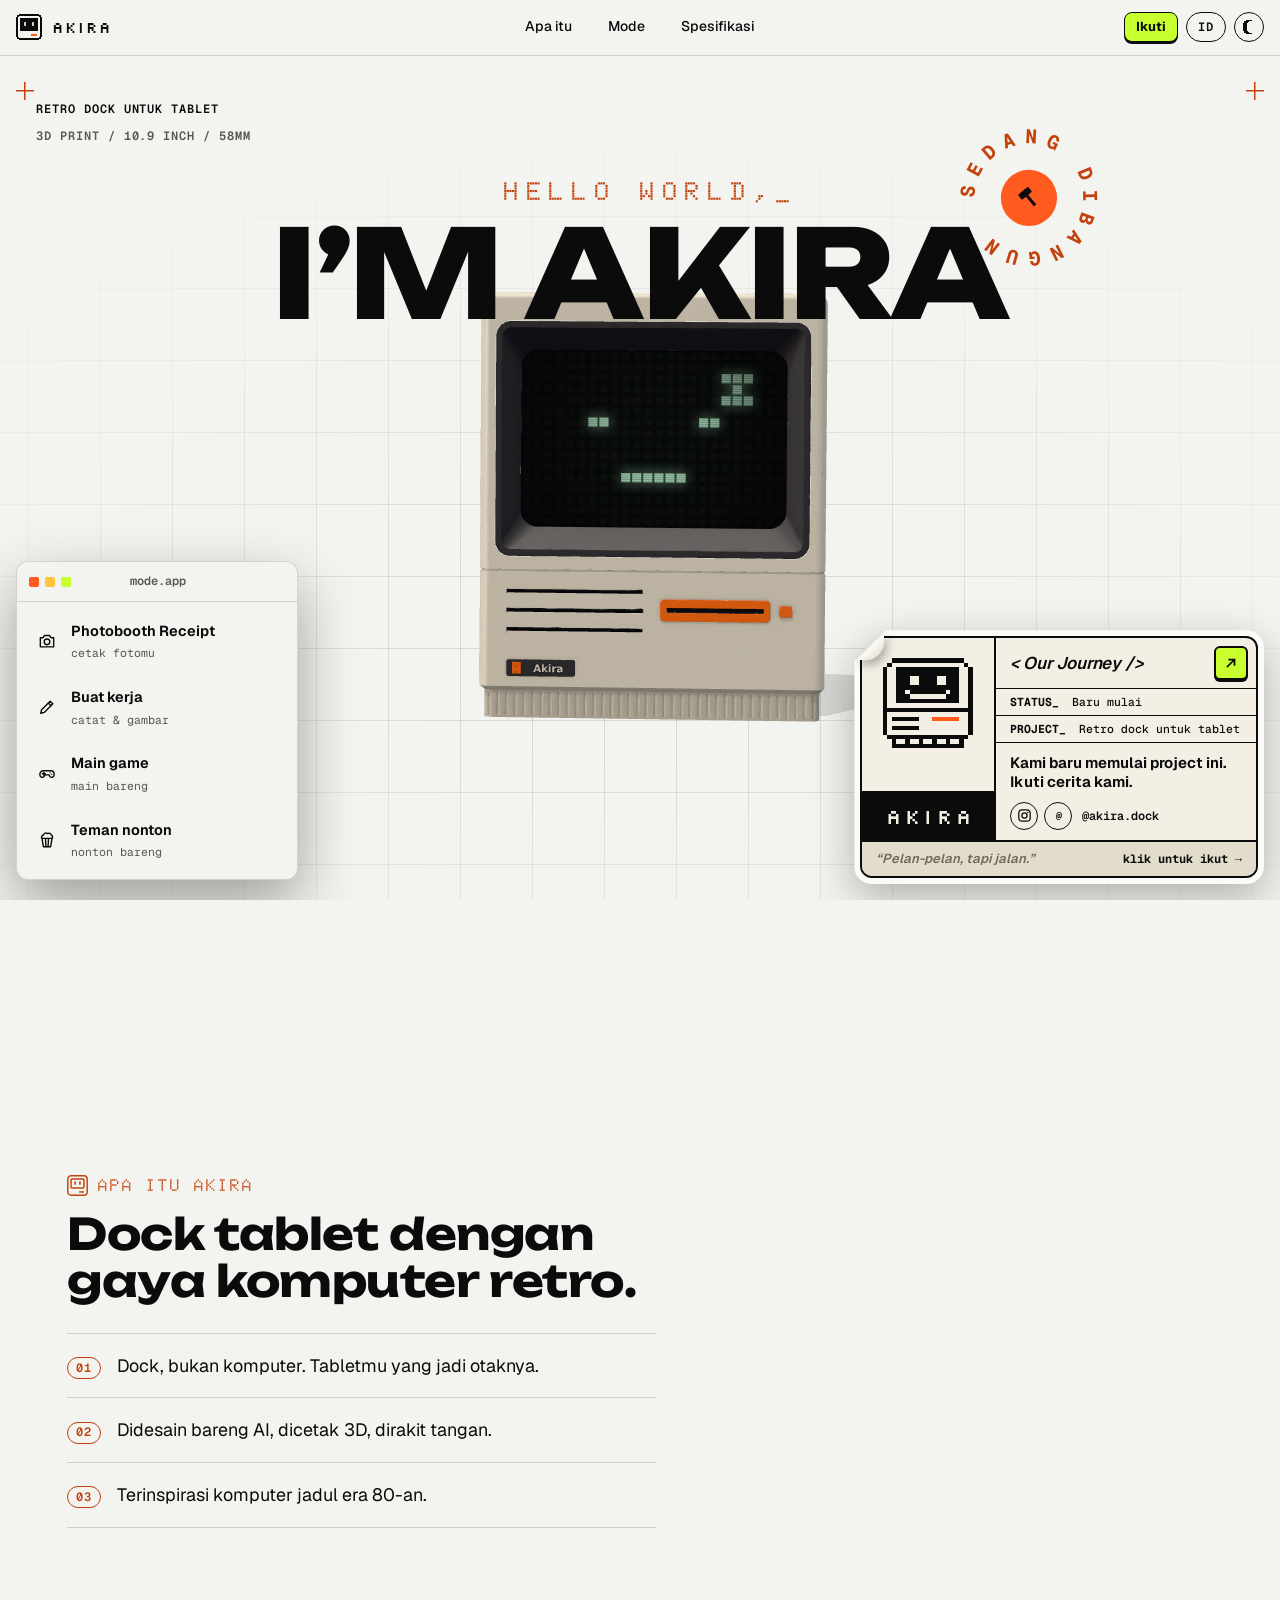
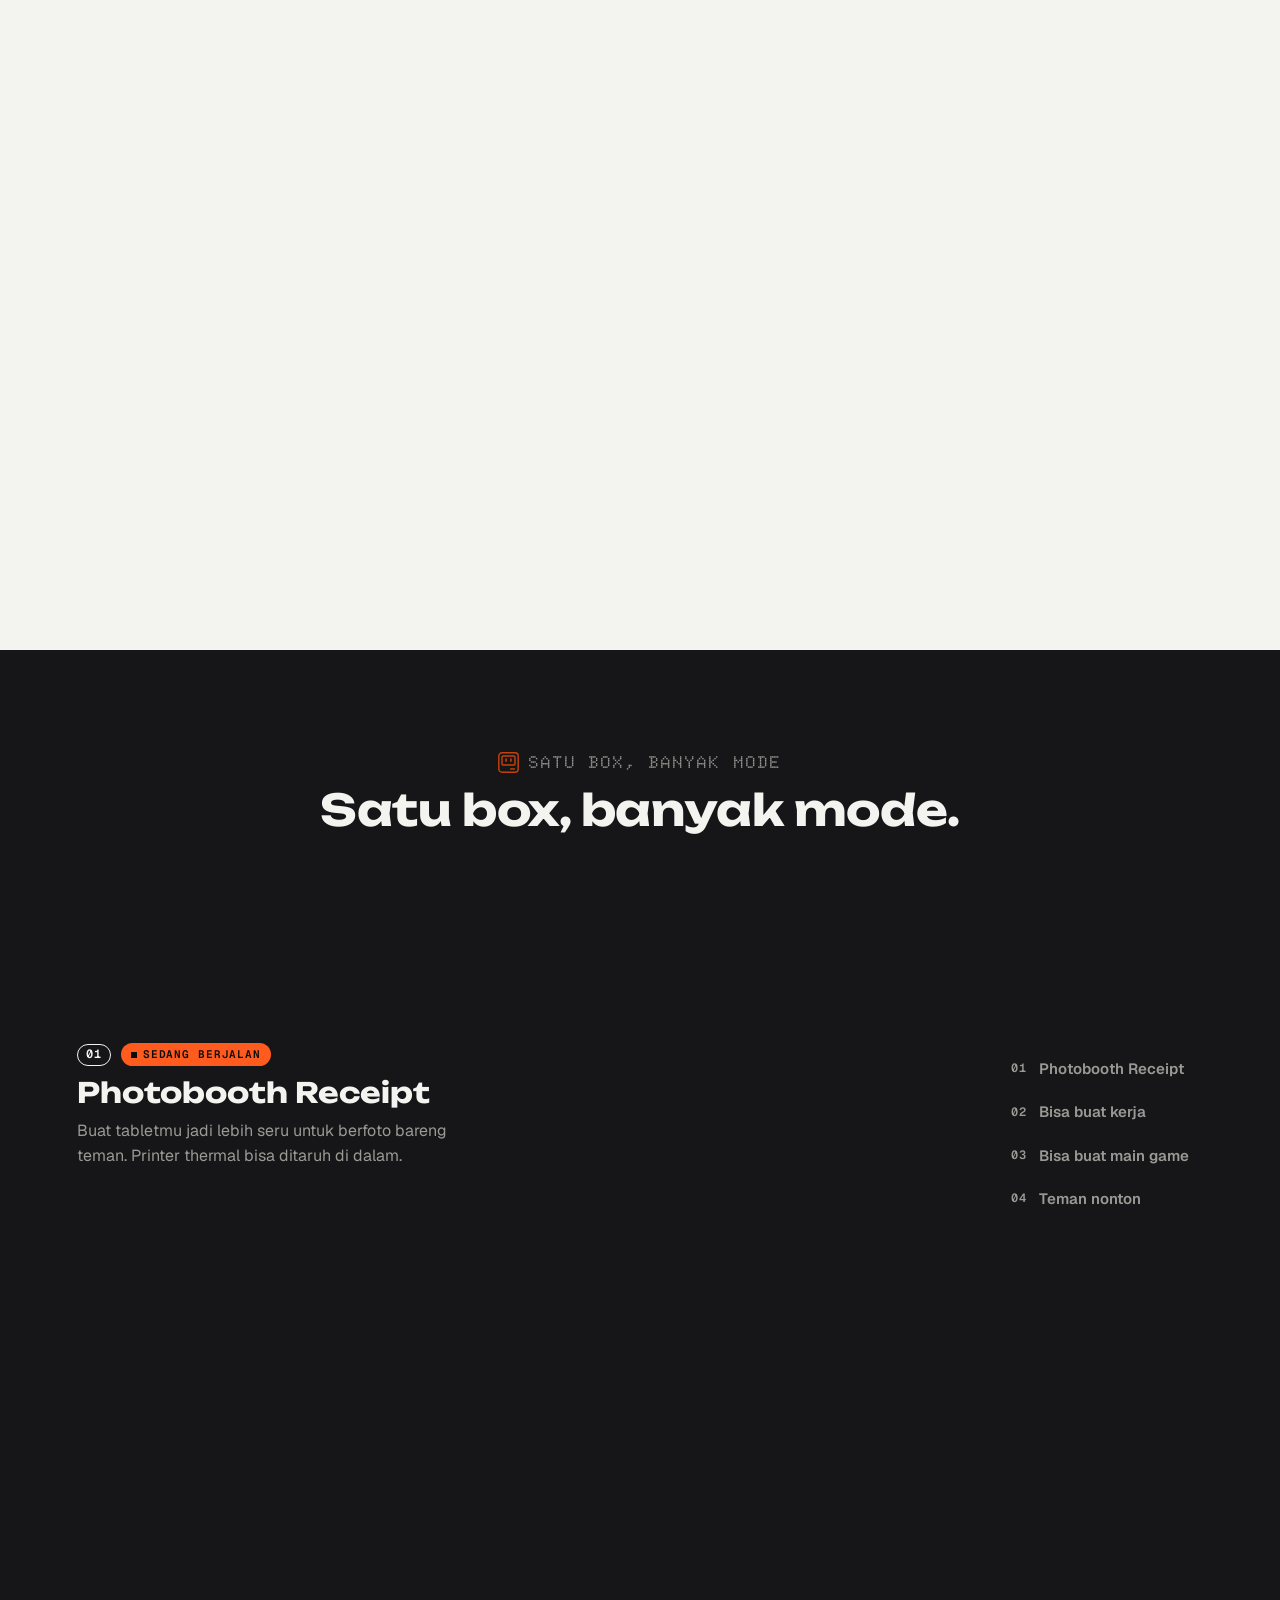
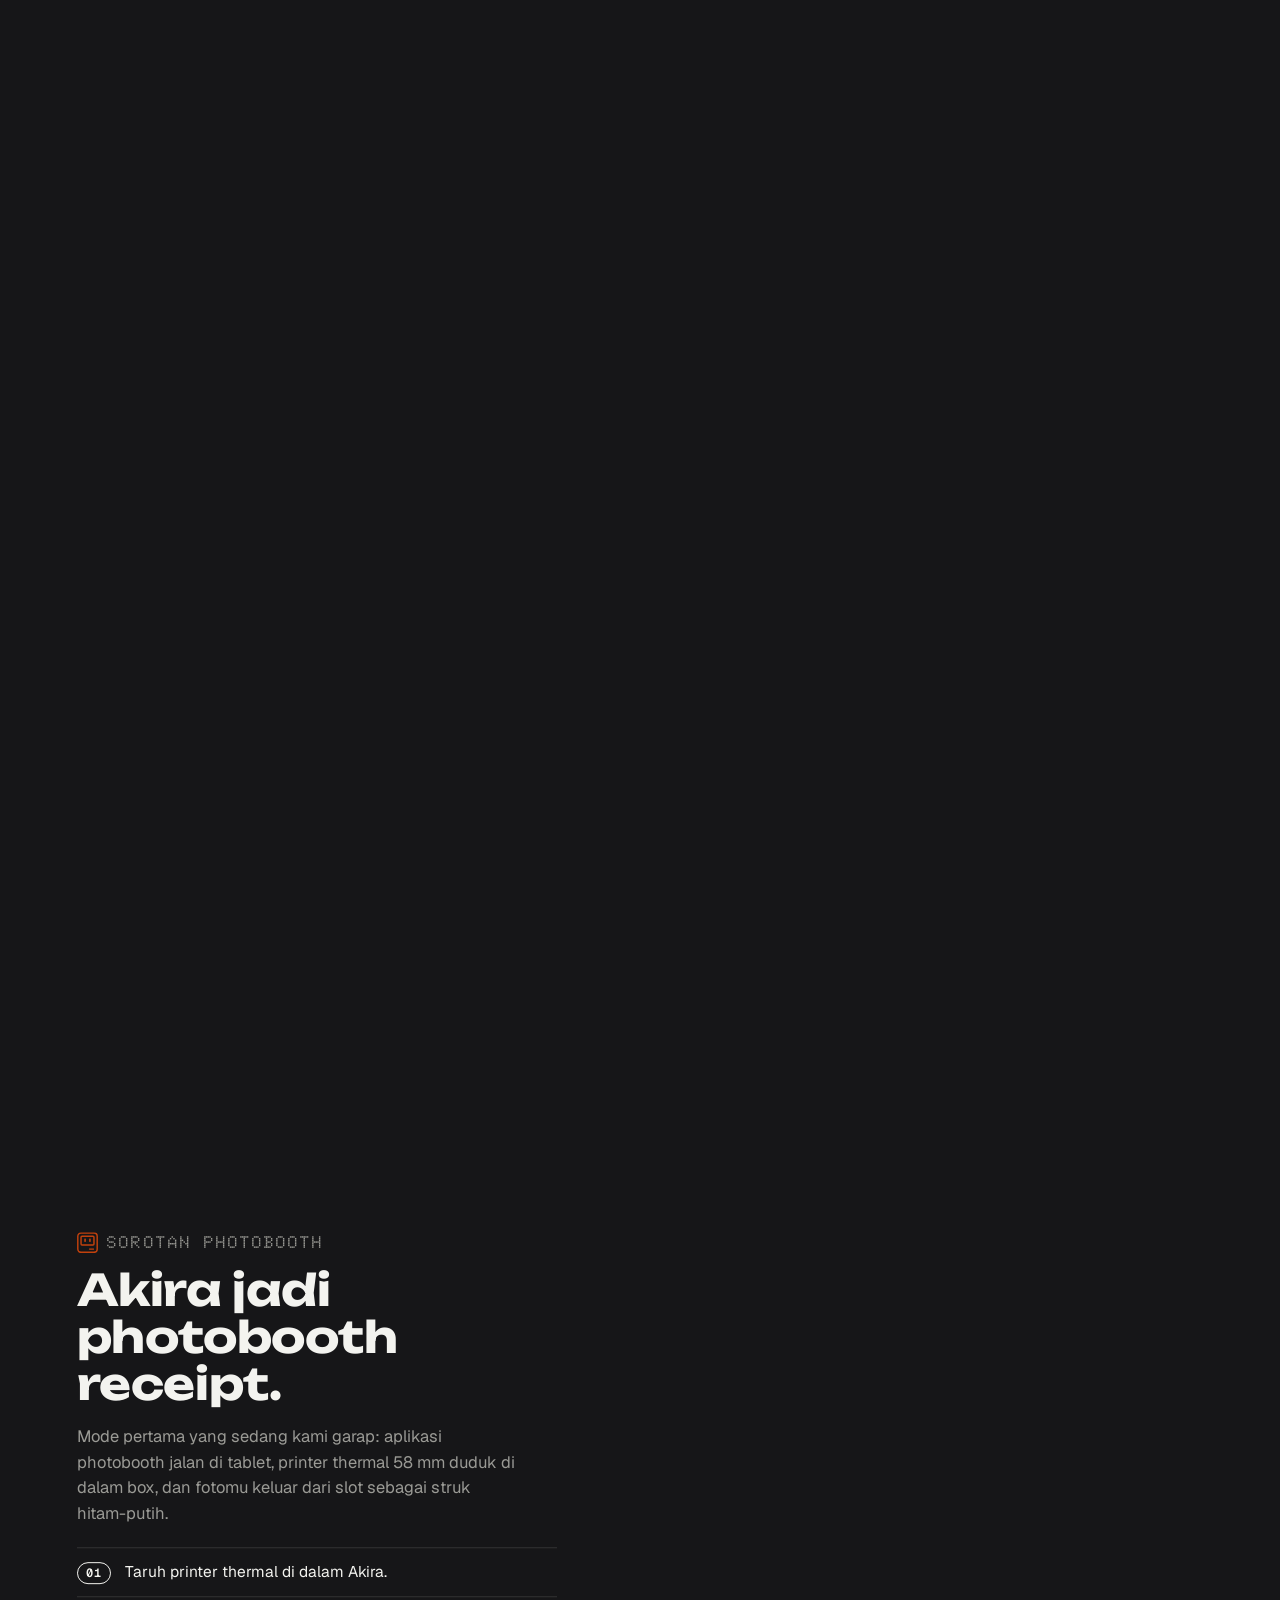
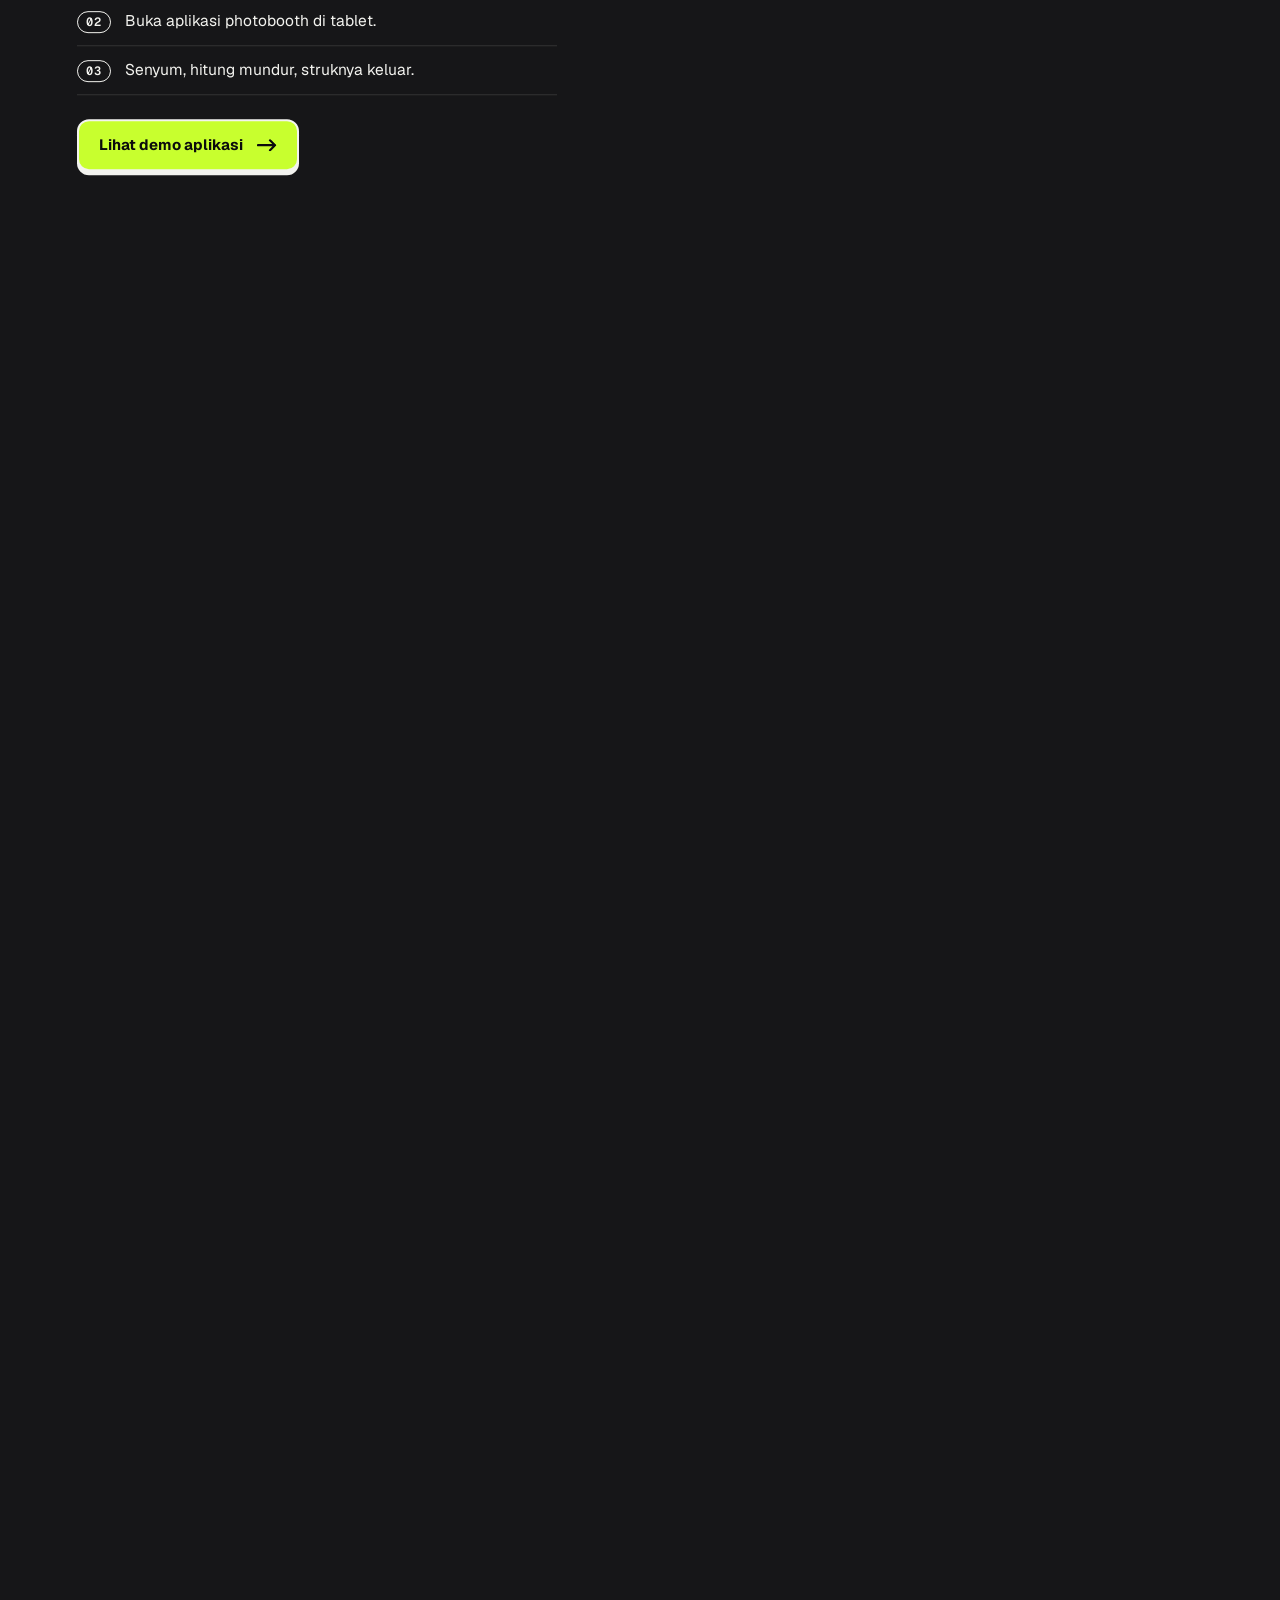
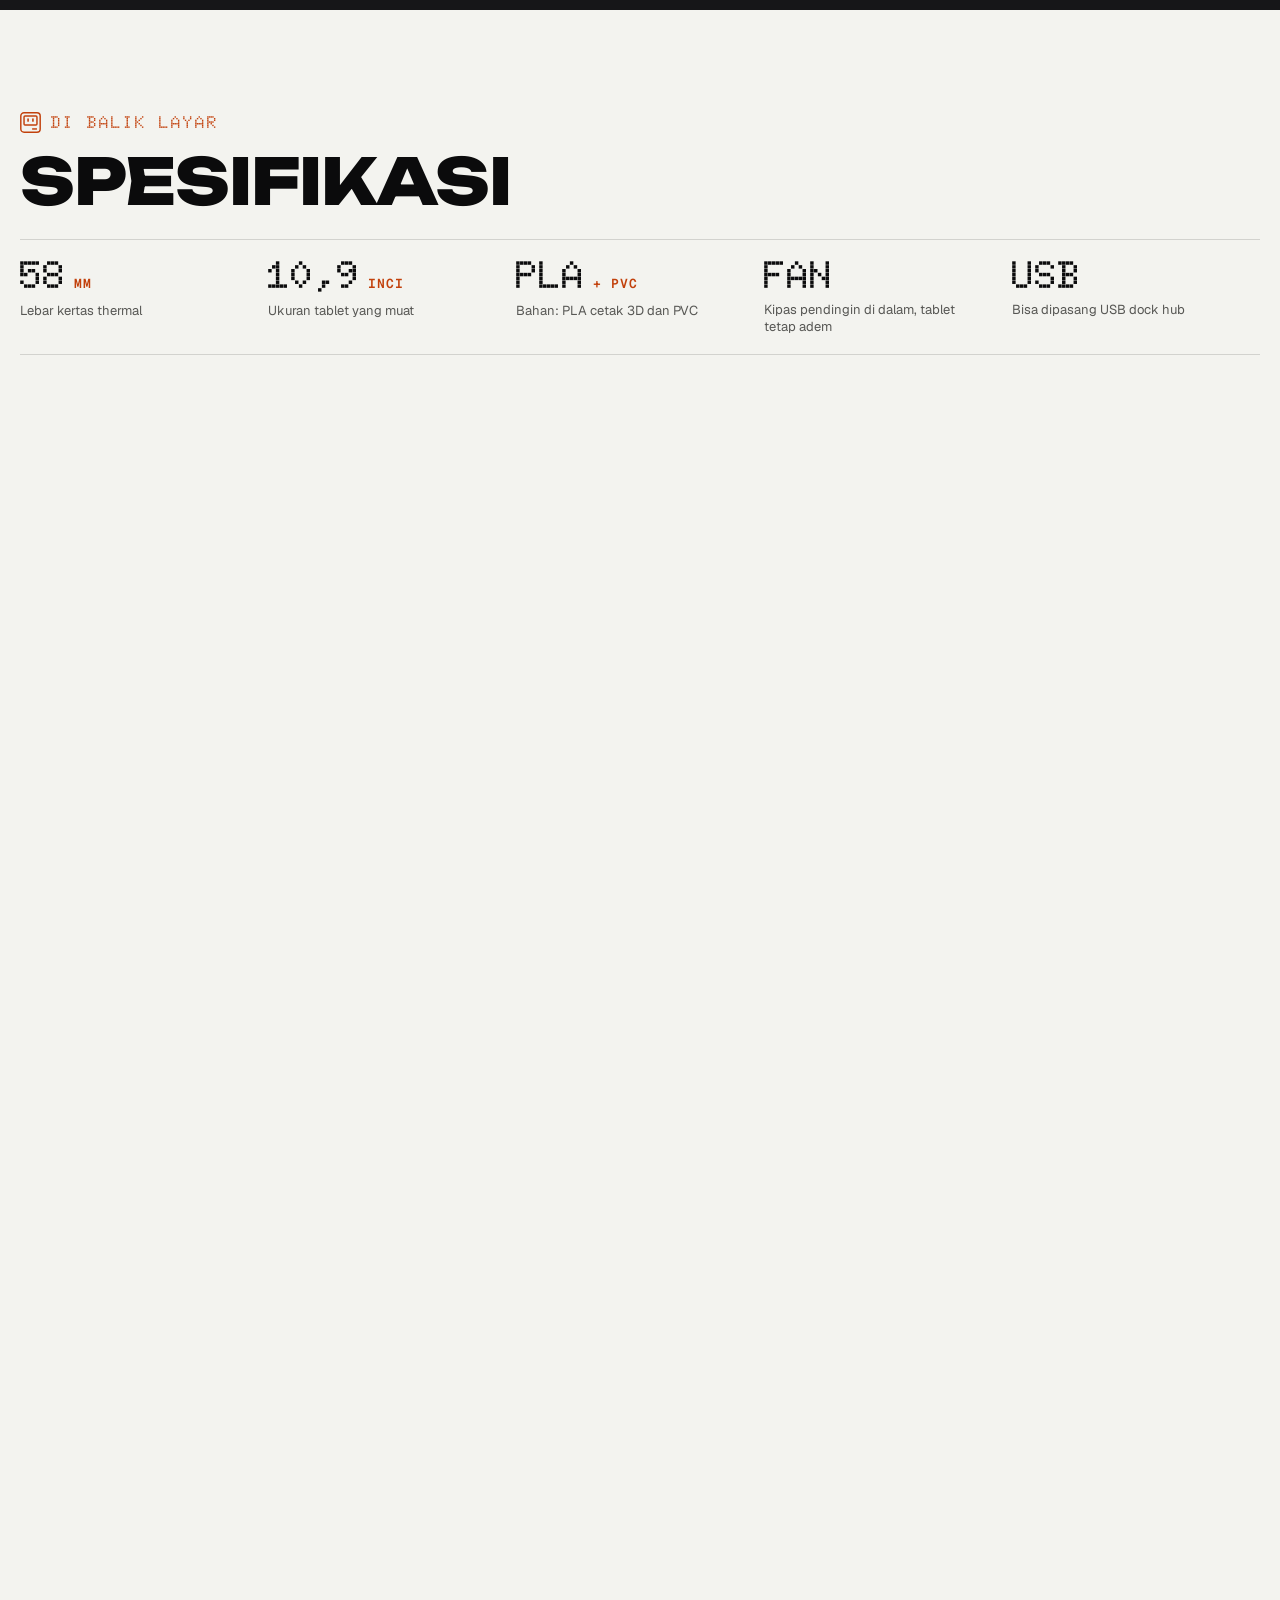
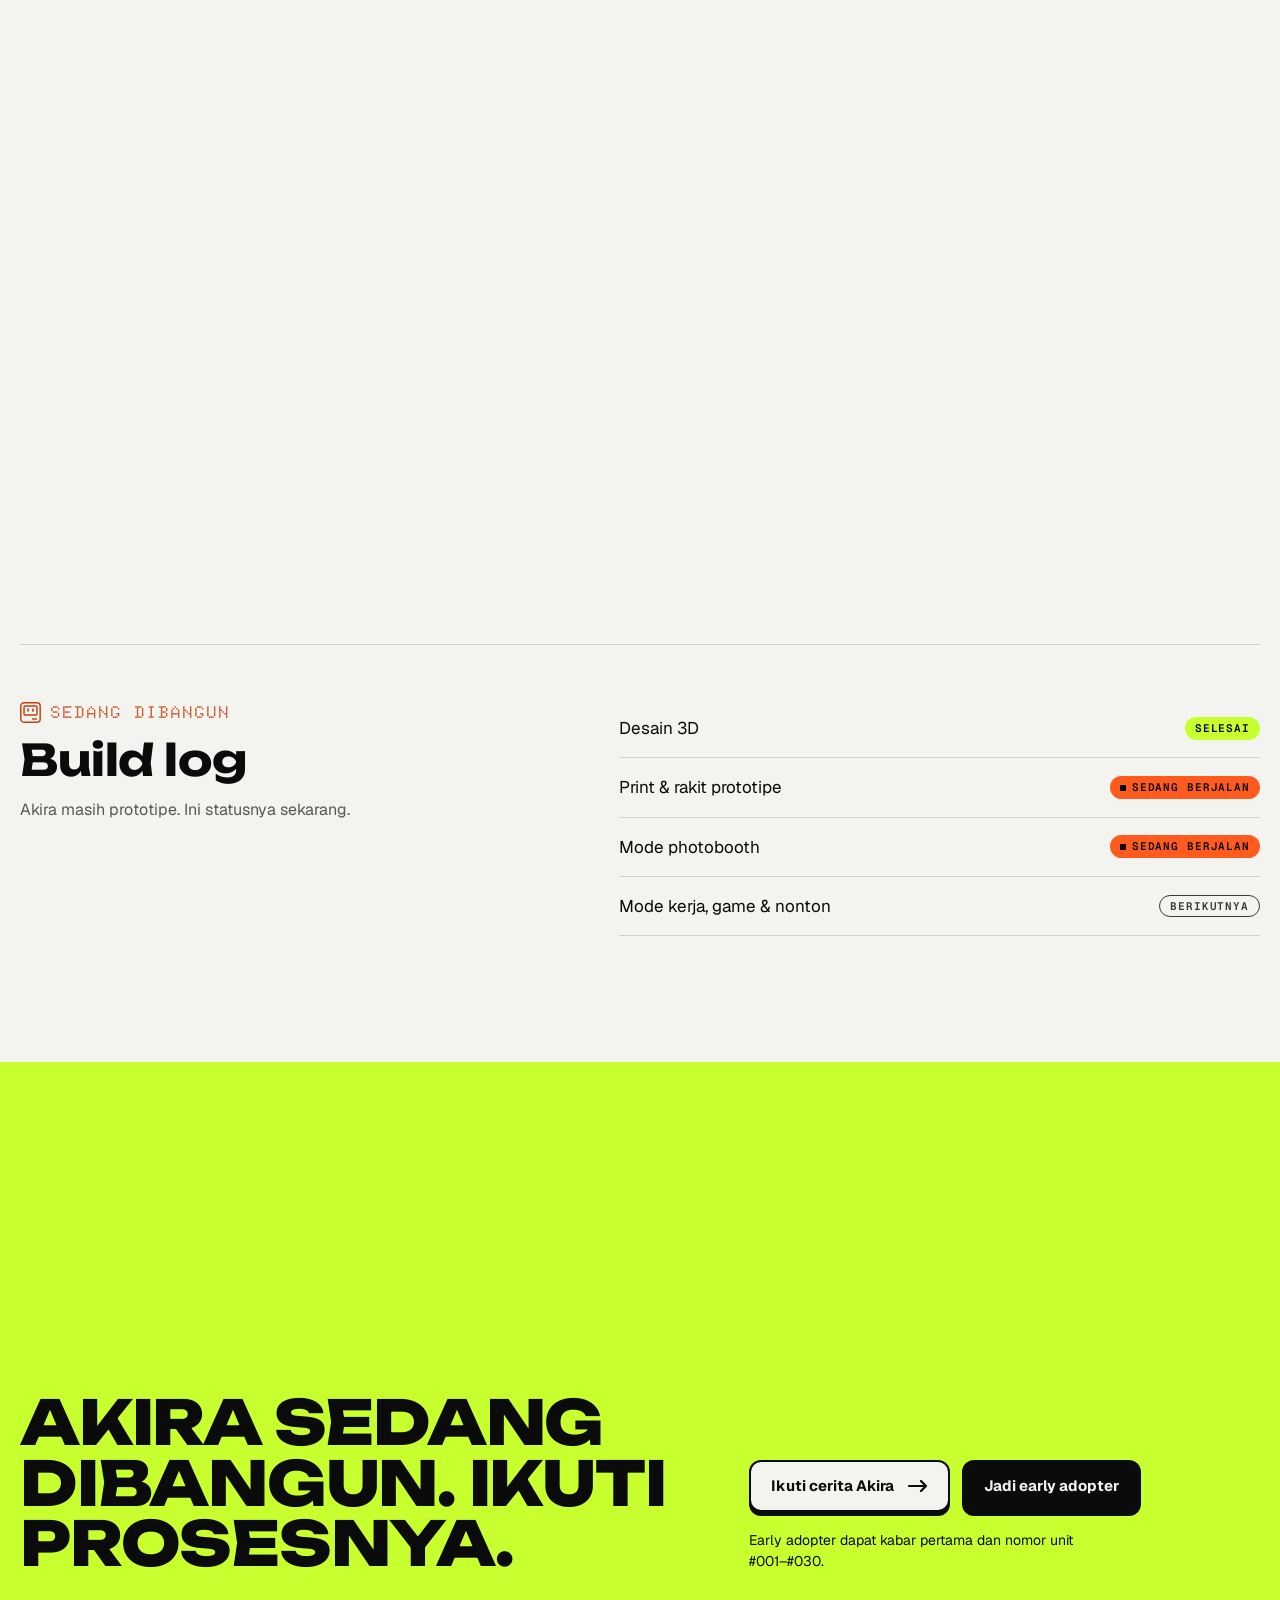
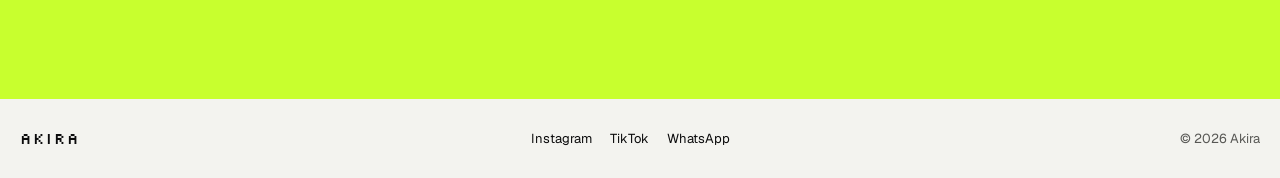
<file: index.html>
<!DOCTYPE html><html lang="id" dir="ltr" data-theme="dark"><head><meta charset="utf-8"><meta name="viewport" content="width=device-width, initial-scale=1, viewport-fit=cover"><title>Akira, retro dock untuk tablet</title><meta name="description" content="Akira mengubah tablet nganggur jadi photobooth receipt, alat kerja, layar main game, atau teman nonton. Dock cetak 3D bergaya komputer jadul era 80-an, sedang dibangun."><meta name="theme-color" content="#0B0B0C"><script>
      // Theme before first paint: the visitor's choice, else the system setting (toggle in Landing.astro).
      (() => {
        let theme = null;
        try {
          theme = localStorage.getItem("ak-theme");
        } catch {}
        if (theme !== "light" && theme !== "dark") {
          theme = matchMedia("(prefers-color-scheme: light)").matches ? "light" : "dark";
        }
        const root = document.documentElement;
        root.dataset.theme = theme;
        const meta = document.querySelector('meta[name="theme-color"]');
        const sync = () => meta?.setAttribute("content", root.dataset.theme === "light" ? "#F3F3EF" : "#0B0B0C");
        sync();
        new MutationObserver(sync).observe(root, { attributes: true, attributeFilter: ["data-theme"] });
      })();
    </script><meta property="og:type" content="website"><meta property="og:locale" content="id_ID"><meta property="og:title" content="Akira, retro dock untuk tablet"><meta property="og:description" content="Akira mengubah tablet nganggur jadi photobooth receipt, alat kerja, layar main game, atau teman nonton. Dock cetak 3D bergaya komputer jadul era 80-an, sedang dibangun."><meta property="og:image" content="https://yamustofa.github.io/akira-dock/og.jpg"><meta property="og:image:type" content="image/jpeg"><meta property="og:image:width" content="1200"><meta property="og:image:height" content="630"><meta property="og:image:alt" content="Akira, box krem bergaya komputer jadul dengan wajah piksel yang tersenyum"><meta name="twitter:card" content="summary_large_image"><link rel="icon" href="./favicon.svg" type="image/svg+xml"><link rel="stylesheet" href="./assets/Landing.Bui8DxaV.css"></head><body><style>astro-island,astro-slot,astro-static-slot{display:contents}</style><script>(function(){let e=async e=>{await(await e())()};(self.Astro||(self.Astro={})).only=e,window.dispatchEvent(new Event(`astro:only`))})();</script><script>(function(){function e(t){"@babel/helpers - typeof";return e=typeof Symbol==`function`&&typeof Symbol.iterator==`symbol`?function(e){return typeof e}:function(e){return e&&typeof Symbol==`function`&&e.constructor===Symbol&&e!==Symbol.prototype?`symbol`:typeof e},e(t)}function t(t,n){if(e(t)!=`object`||!t)return t;var r=t[Symbol.toPrimitive];if(r!==void 0){var i=r.call(t,n||`default`);if(e(i)!=`object`)return i;throw TypeError(`@@toPrimitive must return a primitive value.`)}return(n===`string`?String:Number)(t)}function n(n){var r=t(n,`string`);return e(r)==`symbol`?r:r+``}function r(e,t,r){return(t=n(t))in e?Object.defineProperty(e,t,{value:r,enumerable:!0,configurable:!0,writable:!0}):e[t]=r,e}let i=/* @__PURE__ */ new Set([`__proto__`,`constructor`,`prototype`]);{let e={0:e=>a(e),1:e=>n(e),2:e=>new RegExp(e),3:e=>new Date(e),4:e=>new Map(n(e)),5:e=>new Set(n(e)),6:e=>BigInt(e),7:e=>new URL(e),8:e=>new Uint8Array(e),9:e=>new Uint16Array(e),10:e=>new Uint32Array(e),11:e=>1/0*e},t=t=>{let[n,r]=t;return n in e?e[n](r):void 0},n=e=>e.map(t),a=e=>typeof e!=`object`||!e?e:Object.fromEntries(Object.entries(e).map(([e,n])=>[e,t(n)]));class o extends HTMLElement{constructor(...e){super(...e),r(this,`Component`,void 0),r(this,`hydrator`,void 0),r(this,`hydrate`,async()=>{var e;if(!this.hydrator||!this.isConnected)return;let t=(e=this.parentElement)==null?void 0:e.closest(`astro-island[ssr]`);if(t){t.addEventListener(`astro:hydrate`,this.hydrate,{once:!0});return}let n=this.querySelectorAll(`astro-slot`),r={},i=this.querySelectorAll(`template[data-astro-template]`);for(let e of i){let t=e.closest(this.tagName);t!=null&&t.isSameNode(this)&&(r[e.getAttribute(`data-astro-template`)||`default`]=e.innerHTML,e.remove())}for(let e of n){let t=e.closest(this.tagName);t!=null&&t.isSameNode(this)&&(r[e.getAttribute(`name`)||`default`]=e.innerHTML)}let o;try{o=this.hasAttribute(`props`)?a(JSON.parse(this.getAttribute(`props`))):{}}catch(e){let t=this.getAttribute(`component-url`)||`<unknown>`,n=this.getAttribute(`component-export`);throw n&&(t+=` (export ${n})`),console.error(`[hydrate] Error parsing props for component ${t}`,this.getAttribute(`props`),e),e}await this.hydrator(this)(this.Component,o,r,{client:this.getAttribute(`client`)}),this.removeAttribute(`ssr`),this.dispatchEvent(new CustomEvent(`astro:hydrate`))}),r(this,`unmount`,()=>{this.isConnected||this.dispatchEvent(new CustomEvent(`astro:unmount`))})}disconnectedCallback(){document.removeEventListener(`astro:after-swap`,this.unmount),document.addEventListener(`astro:after-swap`,this.unmount,{once:!0})}connectedCallback(){if(!this.hasAttribute(`await-children`)||document.readyState===`interactive`||document.readyState===`complete`)this.childrenConnectedCallback();else{let e=()=>{document.removeEventListener(`DOMContentLoaded`,e),t.disconnect(),this.childrenConnectedCallback()},t=new MutationObserver(()=>{var t;((t=this.lastChild)==null?void 0:t.nodeType)===Node.COMMENT_NODE&&this.lastChild.nodeValue===`astro:end`&&(this.lastChild.remove(),e())});t.observe(this,{childList:!0}),document.addEventListener(`DOMContentLoaded`,e)}}async childrenConnectedCallback(){let e=this.getAttribute(`before-hydration-url`);e&&await import(e),this.start()}getRetryImportUrl(e){let t=new URL(e,document.baseURI);return t.searchParams.set(`astro-retry`,Date.now().toString()),t.toString()}async importWithRetry(e){try{return await import(e)}catch(t){return await new Promise(e=>setTimeout(e,1e3)),import(this.getRetryImportUrl(e))}}handleHydrationError(e){let t=this.getAttribute(`component-url`),n=new CustomEvent(`astro:hydration-error`,{cancelable:!0,bubbles:!0,composed:!0,detail:{error:e,componentUrl:t}});this.dispatchEvent(n)&&console.error(`[astro-island] Error hydrating ${t}`,e)}async start(){let e=JSON.parse(this.getAttribute(`opts`)),t=this.getAttribute(`client`);if(Astro[t]===void 0)window.addEventListener(`astro:${t}`,()=>this.start(),{once:!0});else try{await Astro[t](async()=>{let e=this.getAttribute(`renderer-url`);try{let[t,{default:n}]=await Promise.all([this.importWithRetry(this.getAttribute(`component-url`)),e?this.importWithRetry(e):Promise.resolve({default:()=>()=>{}})]),r=this.getAttribute(`component-export`)||`default`;if(r.includes(`.`)){this.Component=t;for(let e of r.split(`.`)){if(i.has(e)||!this.Component||typeof this.Component!=`object`&&typeof this.Component!=`function`||!Object.hasOwn(this.Component,e))throw Error(`Invalid component export path: ${r}`);this.Component=this.Component[e]}}else{if(i.has(r))throw Error(`Invalid component export path: ${r}`);this.Component=t[r]}return this.hydrator=n,this.hydrate}catch(e){return this.handleHydrationError(e),()=>{}}},e,this)}catch(e){this.handleHydrationError(e)}}attributeChangedCallback(){this.hydrate()}}r(o,`observedAttributes`,[`props`]),customElements.get(`astro-island`)||customElements.define(`astro-island`,o)}})();</script><astro-island uid="YKW4y" component-url="./assets/AkiraStage.Di0kBW-f.js" component-export="default" renderer-url="./assets/client.C5KXvosb.js" props="{}" ssr client="only" opts="{&quot;name&quot;:&quot;AkiraStage&quot;,&quot;value&quot;:&quot;react&quot;}"></astro-island><header class="ak-head"><a class="ak-brand" href="#hero" aria-label="Akira, ke atas"><svg viewBox="0 0 13 13" shape-rendering="crispEdges" aria-hidden="true"><rect x="0.5" y="0.5" width="12" height="12" rx="2" fill="none" stroke="currentColor"></rect><rect class="ak-brand-screen" x="2" y="2" width="9" height="6.5"></rect><rect class="ak-brand-eye" x="4" y="4" width="1" height="2"></rect><rect class="ak-brand-eye" x="8" y="4" width="1" height="2"></rect><rect class="ak-brand-slot" x="7.5" y="10" width="3" height="1"></rect></svg><span>AKIRA</span></a><nav class="ak-nav" aria-label="Utama"><a href="#apa">Apa itu</a><a href="#mode">Mode</a><a href="#spek">Spesifikasi</a></nav><div class="ak-tools"><a class="ak-follow" href="https://instagram.com/akira.dock" target="_blank" rel="noopener" data-track="nav_follow">Ikuti</a><details class="ak-lang" data-lang-menu><summary aria-label="Bahasa">ID</summary><ul><li><a href="./index.html" hreflang="id" lang="id" dir="ltr" aria-current="page">Bahasa Indonesia</a></li><li><a href="./en/index.html" hreflang="en" lang="en" dir="ltr">English</a></li><li><a href="./ms/index.html" hreflang="ms" lang="ms" dir="ltr">Bahasa Melayu</a></li><li><a href="./fil/index.html" hreflang="fil" lang="fil" dir="ltr">Filipino</a></li><li><a href="./th/index.html" hreflang="th" lang="th" dir="ltr">ไทย</a></li><li><a href="./vi/index.html" hreflang="vi" lang="vi" dir="ltr">Tiếng Việt</a></li><li><a href="./zh/index.html" hreflang="zh-Hans" lang="zh-Hans" dir="ltr">简体中文</a></li><li><a href="./ar/index.html" hreflang="ar" lang="ar" dir="rtl">العربية</a></li></ul></details><button class="ak-theme" type="button" aria-label="Ganti ke mode terang" data-theme-toggle data-label-light="Ganti ke mode terang" data-label-dark="Ganti ke mode gelap"><svg class="ak-theme-sun" viewBox="0 0 16 16" shape-rendering="crispEdges" aria-hidden="true"><rect x="6" y="6" width="4" height="4" fill="currentColor"></rect><rect x="7" y="1" width="2" height="2" fill="currentColor"></rect><rect x="7" y="13" width="2" height="2" fill="currentColor"></rect><rect x="1" y="7" width="2" height="2" fill="currentColor"></rect><rect x="13" y="7" width="2" height="2" fill="currentColor"></rect><rect x="3" y="3" width="2" height="2" fill="currentColor"></rect><rect x="11" y="3" width="2" height="2" fill="currentColor"></rect><rect x="3" y="11" width="2" height="2" fill="currentColor"></rect><rect x="11" y="11" width="2" height="2" fill="currentColor"></rect></svg><svg class="ak-theme-moon" viewBox="0 0 16 16" shape-rendering="crispEdges" aria-hidden="true"><path d="M5 1h6v1H8v1H7v1H6v8h1v1h1v1h3v1H5v-1H3v-2H2V4h1V2h2z" fill="currentColor"></path></svg></button></div></header><main><section id="hero" class="ak-hero" aria-labelledby="hero-title"><div class="ak-grid" aria-hidden="true"></div><img class="ak-poster" src="./poster/akira.webp" alt="" width="880" height="1084" loading="lazy" data-poster><div class="ak-boot" aria-hidden="true" data-boot data-label-load="Memuat Akira" data-label-boot="Menyalakan"><span class="ak-boot-label" data-boot-label>Memuat Akira</span><span class="ak-boot-bar"><i></i></span><span class="ak-boot-pct" data-boot-pct></span></div><noscript><style>
          .ak-boot { display: none; } .ak-poster { display: block; } .ak-typed i { visibility: visible; }
        </style></noscript><span class="ak-cross ak-cross--tl" aria-hidden="true"></span><span class="ak-cross ak-cross--tr" aria-hidden="true"></span><div class="ak-hero-meta"><p class="ak-hero-eyebrow">Retro dock untuk tablet</p><span aria-hidden="true">3D PRINT / 10.9 inch / 58MM</span></div><div class="ak-hero-copy"><h1 class="ak-title" id="hero-title" lang="en" dir="ltr"><span class="ak-hello"><span class="ak-sr">Hello world,</span><span class="ak-typed" aria-hidden="true" data-typed><span class="ak-caret">_</span><i>H</i><i>e</i><i>l</i><i>l</i><i>o</i><i> </i><i>w</i><i>o</i><i>r</i><i>l</i><i>d</i><i>,</i></span></span><span class="ak-name"><span class="ak-name-text">I’m Akira<svg class="ak-badge" viewBox="0 0 160 160" aria-hidden="true"><defs><path id="ak-badge-ring" d="M80 80m-58 0a58 58 0 1 1 116 0a58 58 0 1 1-116 0"></path></defs><g class="ak-badge-ring"><text><textPath href="#ak-badge-ring" textLength="318" lengthAdjust="spacing">SEDANG DIBANGUN</textPath></text></g><circle cx="80" cy="80" r="30" class="ak-badge-dot"></circle><g transform="translate(80 80) rotate(-40) translate(-12 -12)" class="ak-badge-hammer"><rect x="5" y="2" width="14" height="7" rx="1.5"></rect><rect x="10.4" y="8.5" width="3.2" height="14" rx="1.4"></rect></g></svg></span></span></h1></div><div class="ak-hero-panels"><div class="ak-app" role="group" aria-label="Pilih mode Akira" data-mode-app><div class="ak-app-bar" aria-hidden="true"><i></i><i></i><i></i><span lang="en" dir="ltr">mode.app</span></div><div class="ak-app-list"><button class="ak-app-item" type="button" aria-pressed="false" data-app-mode="photobooth"><svg viewBox="0 0 24 24" aria-hidden="true"><path d="M4 8h3.2l1.8-2.6h6l1.8 2.6H20v11H4z"/><circle cx="12" cy="13" r="3.4"/></svg><span><b>Photobooth Receipt</b><small>cetak fotomu</small></span></button><button class="ak-app-item" type="button" aria-pressed="false" data-app-mode="desk"><svg viewBox="0 0 24 24" aria-hidden="true"><path d="M4.5 19.5l1-4.2L15.8 5l3.2 3.2L8.7 18.5z"/><path d="M13.6 7.2l3.2 3.2"/></svg><span><b>Buat kerja</b><small>catat &amp; gambar</small></span></button><button class="ak-app-item" type="button" aria-pressed="false" data-app-mode="game"><svg viewBox="0 0 24 24" aria-hidden="true"><path d="M7.5 8h9a4 4 0 0 1 4 4v1.2a2.8 2.8 0 0 1-5.1 1.6L14.3 13H9.7l-1.1 1.8A2.8 2.8 0 0 1 3.5 13.2V12a4 4 0 0 1 4-4z"/><path d="M8.2 9.8v3.6M6.4 11.6H10"/><path d="M15.8 10.6h.01M17.6 12.4h.01"/></svg><span><b>Main game</b><small>main bareng</small></span></button><button class="ak-app-item" type="button" aria-pressed="false" data-app-mode="watch"><svg viewBox="0 0 24 24" aria-hidden="true"><path d="M6 10l1.6 10h8.8L18 10z"/><path d="M6 10a2.4 2.4 0 0 1 1.8-4 3 3 0 0 1 5-1.6 2.6 2.6 0 0 1 4.2 1.6A2.4 2.4 0 0 1 18 10"/><path d="M10.2 10.4l.5 9.4M13.8 10.4l-.5 9.4"/></svg><span><b>Teman nonton</b><small>nonton bareng</small></span></button></div></div><div class="ak-sticker" data-sticker><div class="ak-sticker-face" data-sticker-face><div class="ak-card"><div class="ak-card-art"><svg viewBox="-2 -1 24 22" shape-rendering="crispEdges" aria-hidden="true"><rect x="2" y="0" width="16" height="1"></rect><rect x="1" y="1" width="1" height="1"></rect><rect x="18" y="1" width="1" height="1"></rect><rect x="0" y="2" width="1" height="1"></rect><rect x="3" y="2" width="14" height="1"></rect><rect x="19" y="2" width="1" height="1"></rect><rect x="0" y="3" width="1" height="1"></rect><rect x="3" y="3" width="14" height="1"></rect><rect x="19" y="3" width="1" height="1"></rect><rect x="0" y="4" width="1" height="1"></rect><rect x="3" y="4" width="3" height="1"></rect><rect x="8" y="4" width="4" height="1"></rect><rect x="14" y="4" width="3" height="1"></rect><rect x="19" y="4" width="1" height="1"></rect><rect x="0" y="5" width="1" height="1"></rect><rect x="3" y="5" width="3" height="1"></rect><rect x="8" y="5" width="4" height="1"></rect><rect x="14" y="5" width="3" height="1"></rect><rect x="19" y="5" width="1" height="1"></rect><rect x="0" y="6" width="1" height="1"></rect><rect x="3" y="6" width="14" height="1"></rect><rect x="19" y="6" width="1" height="1"></rect><rect x="0" y="7" width="1" height="1"></rect><rect x="3" y="7" width="2" height="1"></rect><rect x="6" y="7" width="8" height="1"></rect><rect x="15" y="7" width="2" height="1"></rect><rect x="19" y="7" width="1" height="1"></rect><rect x="0" y="8" width="1" height="1"></rect><rect x="3" y="8" width="3" height="1"></rect><rect x="14" y="8" width="3" height="1"></rect><rect x="19" y="8" width="1" height="1"></rect><rect x="0" y="9" width="1" height="1"></rect><rect x="3" y="9" width="14" height="1"></rect><rect x="19" y="9" width="1" height="1"></rect><rect x="0" y="10" width="1" height="1"></rect><rect x="19" y="10" width="1" height="1"></rect><rect x="0" y="11" width="20" height="1"></rect><rect x="0" y="12" width="1" height="1"></rect><rect x="19" y="12" width="1" height="1"></rect><rect x="0" y="13" width="1" height="1"></rect><rect x="2" y="13" width="6" height="1"></rect><rect x="11" y="13" width="6" height="1" class="is-orange"></rect><rect x="19" y="13" width="1" height="1"></rect><rect x="0" y="14" width="1" height="1"></rect><rect x="19" y="14" width="1" height="1"></rect><rect x="0" y="15" width="1" height="1"></rect><rect x="2" y="15" width="6" height="1"></rect><rect x="19" y="15" width="1" height="1"></rect><rect x="0" y="16" width="1" height="1"></rect><rect x="19" y="16" width="1" height="1"></rect><rect x="1" y="17" width="18" height="1"></rect><rect x="2" y="18" width="1" height="1"></rect><rect x="5" y="18" width="1" height="1"></rect><rect x="8" y="18" width="1" height="1"></rect><rect x="11" y="18" width="1" height="1"></rect><rect x="14" y="18" width="1" height="1"></rect><rect x="17" y="18" width="1" height="1"></rect><rect x="2" y="19" width="16" height="1"></rect></svg><span class="ak-card-word" aria-hidden="true">AKIRA</span></div><div class="ak-card-main"><div class="ak-card-head"><span class="ak-card-tag" lang="en" dir="ltr">&lt; Our Journey /&gt;</span><a class="ak-card-go" href="https://instagram.com/akira.dock" target="_blank" rel="noopener" aria-label="klik untuk ikut" data-track="hero_card"><svg viewBox="0 0 16 16" aria-hidden="true"><path d="M4 12L12 4M6 4h6v6" fill="none" stroke="currentColor" stroke-width="2" stroke-linecap="square"></path></svg></a></div><p class="ak-card-row"><b lang="en" dir="ltr">STATUS_</b> Baru mulai</p><p class="ak-card-row ak-card-row--project"><b lang="en" dir="ltr">PROJECT_</b> Retro dock untuk tablet</p><p class="ak-card-lead">Kami baru memulai project ini. Ikuti cerita kami.</p><div class="ak-card-social"><a href="https://instagram.com/akira.dock" target="_blank" rel="noopener" aria-label="Instagram" data-track="hero_card_instagram"><svg viewBox="0 0 24 24" aria-hidden="true"><rect x="4" y="4" width="16" height="16" rx="4.5" fill="none" stroke="currentColor" stroke-width="1.8"></rect><circle cx="12" cy="12" r="3.6" fill="none" stroke="currentColor" stroke-width="1.8"></circle><circle cx="16.6" cy="7.4" r="1.1" fill="currentColor"></circle></svg></a><a href="https://www.threads.com/@akira.dock" target="_blank" rel="noopener" aria-label="Threads" data-track="hero_card_threads"><svg viewBox="0 0 24 24" aria-hidden="true"><text x="12" y="16.5" text-anchor="middle" font-size="14" font-weight="700" fill="currentColor">@</text></svg></a><span lang="en" dir="ltr">@akira.dock</span></div></div><div class="ak-card-foot"><q>Pelan-pelan, tapi jalan.</q><a href="https://instagram.com/akira.dock" target="_blank" rel="noopener" data-track="hero_card_follow">klik untuk ikut <span aria-hidden="true">→</span></a></div></div></div><div class="ak-sticker-flap" aria-hidden="true"><div class="ak-sticker-back" data-sticker-back></div></div><span class="ak-sticker-grip" aria-hidden="true" data-sticker-grip></span></div></div></section><section id="apa" class="ak-what" aria-labelledby="apa-title"><div class="ak-what-inner"><p class="ak-eyebrow">apa itu akira</p><h2 id="apa-title">Dock tablet dengan gaya komputer retro.</h2><ol class="ak-facts"><li><span class="ak-index" aria-hidden="true">01</span><span>Dock, bukan komputer. Tabletmu yang jadi otaknya.</span></li><li><span class="ak-index" aria-hidden="true">02</span><span>Didesain bareng AI, dicetak 3D, dirakit tangan.</span></li><li><span class="ak-index" aria-hidden="true">03</span><span>Terinspirasi komputer jadul era 80-an.</span></li></ol></div></section><div class="ak-band"><section id="mode" class="ak-modes" aria-labelledby="mode-title"><div class="ak-modes-head"><p class="ak-eyebrow">satu box, banyak mode</p><h2 id="mode-title">Satu box, banyak mode.</h2></div><div class="ak-mode-cards"><article class="ak-mode" data-mode="photobooth" data-slot="0"><p class="ak-mode-meta"><span class="ak-index">01</span><span class="ak-status ak-status--doing">Sedang berjalan</span></p><h3>Photobooth Receipt</h3><p class="ak-mode-body">Buat tabletmu jadi lebih seru untuk berfoto bareng teman. Printer thermal bisa ditaruh di dalam.</p></article><article class="ak-mode" data-mode="desk" data-slot="1"><p class="ak-mode-meta"><span class="ak-index">02</span><span class="ak-status ak-status--next">Berikutnya</span></p><h3>Bisa buat kerja</h3><p class="ak-mode-body">Tabletmu jadi perangkat kerja bergaya komputer jadul: catat ide, menulis, sampai menggambar.</p></article><article class="ak-mode" data-mode="game" data-slot="2"><p class="ak-mode-meta"><span class="ak-index">03</span><span class="ak-status ak-status--next">Berikutnya</span></p><h3>Bisa buat main game</h3><p class="ak-mode-body">Sambungkan controller Bluetooth, lalu main game retro bersama Akira.</p></article><article class="ak-mode" data-mode="watch" data-slot="3"><p class="ak-mode-meta"><span class="ak-index">04</span><span class="ak-status ak-status--next">Berikutnya</span></p><h3>Teman nonton</h3><p class="ak-mode-body">Putar video, nonton film, dengerin podcast bersama Akira.</p></article></div><ol class="ak-mode-list" aria-hidden="true"><li data-mode-step><span>01</span>Photobooth Receipt</li><li data-mode-step><span>02</span>Bisa buat kerja</li><li data-mode-step><span>03</span>Bisa buat main game</li><li data-mode-step><span>04</span>Teman nonton</li></ol></section><section id="struk" class="ak-receipt" aria-labelledby="struk-title" data-sample="contoh"><div class="ak-receipt-copy"><p class="ak-eyebrow">sorotan photobooth</p><h2 id="struk-title">Akira jadi photobooth receipt.</h2><p>Mode pertama yang sedang kami garap: aplikasi photobooth jalan di tablet, printer thermal 58 mm duduk di dalam box, dan fotomu keluar dari slot sebagai struk hitam-putih.</p><ol class="ak-receipt-steps"><li><span class="ak-index" aria-hidden="true">01</span><span>Taruh printer thermal di dalam Akira.</span></li><li><span class="ak-index" aria-hidden="true">02</span><span>Buka aplikasi photobooth di tablet.</span></li><li><span class="ak-index" aria-hidden="true">03</span><span>Senyum, hitung mundur, struknya keluar.</span></li></ol><a class="ak-btn" href="https://instagram.com/<HANDLE>" target="_blank" rel="noopener" data-track="receipt_demo"><span>Lihat demo aplikasi</span><svg class="ak-btn-arrow" viewBox="0 0 20 12" aria-hidden="true"><path d="M1 6h17M13 1l5 5-5 5" fill="none" stroke="currentColor" stroke-width="2.2" stroke-linecap="round" stroke-linejoin="round"></path></svg></a></div></section></div><section id="spek" class="ak-spec" aria-labelledby="spek-title"><div class="ak-spec-pin" data-spec-pin><div class="ak-wrap ak-spec-head"><p class="ak-eyebrow ak-eyebrow--dark">di balik layar</p><h2 id="spek-title">Spesifikasi</h2></div><div class="ak-wrap ak-spec-numbers"><dl class="ak-spec-grid"><div class="ak-spec-item"><dt>Lebar kertas thermal</dt><dd><span class="ak-spec-value">58</span><span class="ak-spec-unit">mm</span></dd></div><div class="ak-spec-item"><dt>Ukuran tablet yang muat</dt><dd><span class="ak-spec-value">10,9</span><span class="ak-spec-unit">inci</span></dd></div><div class="ak-spec-item"><dt>Bahan: PLA cetak 3D dan PVC</dt><dd><span class="ak-spec-value">PLA</span><span class="ak-spec-unit">+ PVC</span></dd></div><div class="ak-spec-item"><dt>Kipas pendingin di dalam, tablet tetap adem</dt><dd><span class="ak-spec-value">FAN</span></dd></div><div class="ak-spec-item"><dt>Bisa dipasang USB dock hub</dt><dd><span class="ak-spec-value">USB</span></dd></div></dl></div><div class="ak-spec-stage" data-spec-stage aria-hidden="true"></div><ol class="ak-spec-parts" data-spec-parts></ol></div></section><section id="build" class="ak-build" aria-labelledby="build-title"><div class="ak-wrap ak-build-inner"><div><p class="ak-eyebrow ak-eyebrow--dark">sedang dibangun</p><h2 id="build-title">Build log</h2><p class="ak-build-lead">Akira masih prototipe. Ini statusnya sekarang.</p></div><ul class="ak-build-log"><li><span>Desain 3D</span><span class="ak-status ak-status--done">Selesai</span></li><li><span>Print &amp; rakit prototipe</span><span class="ak-status ak-status--doing">Sedang berjalan</span></li><li><span>Mode photobooth</span><span class="ak-status ak-status--doing">Sedang berjalan</span></li><li><span>Mode kerja, game &amp; nonton</span><span class="ak-status ak-status--next">Berikutnya</span></li></ul></div></section><section id="ikut" class="ak-cta" aria-labelledby="ikut-title"><div class="ak-wrap ak-cta-inner"><h2 id="ikut-title">Akira sedang dibangun. Ikuti prosesnya.</h2><div><div class="ak-cta-stack"><div class="ak-cta-art" data-cta-art aria-hidden="true"><svg viewBox="0 0 330 400" preserveAspectRatio="xMidYMid meet"><path d="M7.33 261.04 L7.88 261.04 L8.65 261.03 L9.38 261.26 L10.17 261.19 L11.08 261.28 L12.19 261.04 L11.36 260.99 M8.08 365.99 L8.64 365.99 L9.06 365.99 L9.84 365.98 L10.71 366.00 L11.48 365.99 L12.39 365.99 L13.26 365.99 L14.12 365.98 L14.98 365.98 L13.26 365.99 M8.38 12.25 L9.15 11.21 L10.05 10.47 L8.38 12.25 M8.65 258.97 L9.37 258.74 L11.08 258.72 L12.20 258.96 L9.59 259.01 L8.65 258.97 M9.47 260.94 L9.70 260.98 L10.15 261.00 L10.85 261.00 L11.66 261.00 L12.60 261.00 L13.35 261.00 L14.22 261.00 L15.88 261.00 L17.56 261.00 L28.40 261.00 L32.01 261.00 L37.96 261.00 L38.81 261.00 L43.06 261.00 L47.20 261.00 L51.56 261.00 L60.06 261.00 L61.97 261.00 L66.33 261.00 L74.93 261.00 L83.33 261.00 L87.26 261.00 L92.36 261.00 L104.26 261.00 L105.96 261.00 L109.25 261.00 L114.88 261.00 L122.11 261.00 L122.96 261.00 L123.81 261.00 L124.66 261.00 L132.44 261.00 L144.63 261.00 L149.20 261.00 L154.20 261.00 L160.36 261.00 L161.21 261.00 L165.46 261.00 L172.05 261.00 L176.51 261.00 L177.36 261.00 L185.86 261.00 L191.81 261.00 L204.56 261.00 L205.41 261.00 L210.56 261.00 L231.04 261.00 L244.93 261.00 L254.10 261.00 L262.73 261.00 L273.83 261.00 L282.76 261.00 L285.31 261.00 L290.20 261.00 L294.66 261.00 L295.51 261.00 L300.66 261.00 L306.56 261.00 L311.66 261.00 L313.35 261.00 L315.01 261.00 L316.71 261.00 L318.37 261.00 L319.87 261.00 M9.72 259.04 L10.14 259.05 L10.85 259.10 L10.05 259.00 L11.73 259.01 L12.63 259.04 L13.42 259.01 L14.25 259.06 L15.87 259.04 L14.26 259.01 L13.42 259.01 M11.07 244.16 L11.59 243.31 L12.55 241.61 L11.07 244.16 M12.19 261.04 L12.61 261.13 L13.99 261.03 L15.85 261.12 L18.41 261.07 L25.21 261.07 L27.76 261.07 L32.01 261.07 L37.11 261.07 L38.81 261.07 L42.21 261.07 L43.06 261.07 L43.91 261.07 L44.76 261.07 L46.46 261.07 L47.31 261.07 L48.16 261.07 L49.01 261.07 L50.71 261.07 L54.11 261.07 L60.91 261.07 L61.76 261.07 L62.61 261.07 L64.31 261.07 L66.01 261.07 L67.71 261.07 L77.91 261.07 L78.76 261.07 L79.61 261.07 L80.46 261.07 L81.31 261.07 L82.16 261.07 L83.01 261.07 L83.86 261.07 L84.71 261.07 L85.56 261.07 L102.56 261.07 L107.66 261.07 L108.51 261.07 L109.36 261.07 L111.06 261.07 L111.91 261.07 L112.76 261.07 L115.31 261.07 L122.96 261.07 L123.81 261.07 L125.51 261.07 L128.06 261.07 L129.76 261.07 L130.61 261.07 L131.46 261.07 L132.31 261.07 L133.16 261.07 L134.01 261.07 L135.71 261.07 L136.56 261.07 L139.96 261.07 L147.61 261.07 L148.46 261.07 L149.31 261.07 L151.01 261.07 L151.86 261.07 L153.56 261.07 L154.41 261.07 L155.26 261.07 L166.31 261.07 L174.81 261.07 L187.56 261.07 L191.81 261.07 L202.86 261.07 L204.56 261.07 L206.26 261.07 L207.11 261.07 L209.66 261.07 L210.51 261.07 L211.36 261.07 L213.91 261.07 L215.61 261.07 L219.86 261.07 L226.66 261.07 L232.61 261.07 L233.46 261.07 L241.11 261.07 L244.51 261.07 L246.21 261.07 L247.91 261.07 L248.76 261.07 L249.61 261.07 L250.46 261.07 L251.31 261.07 L252.16 261.07 L253.86 261.07 L256.41 261.07 L258.11 261.07 L258.96 261.07 L259.81 261.07 L260.66 261.07 L261.51 261.07 L262.36 261.07 L263.21 261.07 L264.06 261.07 L264.91 261.07 L279.36 261.07 L283.61 261.07 L285.31 261.07 L288.71 261.07 L289.56 261.07 L290.41 261.07 L292.11 261.07 L293.81 261.07 L296.36 261.07 L298.06 261.07 L300.61 261.07 L302.31 261.07 L303.16 261.07 L304.01 261.07 L304.86 261.07 L305.71 261.07 L306.56 261.07 L307.41 261.07 L311.66 261.07 L314.21 261.12 L317.86 261.04 L320.24 261.10 L319.86 261.24 M12.20 258.96 L12.61 258.86 L13.24 258.94 L15.85 258.89 L16.70 258.92 L17.56 258.93 L27.76 258.93 L32.01 258.93 L32.86 258.93 L37.96 258.93 L43.91 258.93 L45.61 258.93 L47.31 258.93 L49.01 258.93 L50.71 258.93 L53.26 258.93 L54.96 258.93 L68.56 258.93 L78.76 258.93 L83.86 258.93 L90.66 258.93 L96.61 258.93 L97.46 258.93 L98.31 258.93 L100.01 258.93 L100.86 258.93 L101.71 258.93 L105.96 258.93 L111.06 258.93 L117.01 258.93 L121.26 258.93 L124.66 258.93 L125.51 258.93 L126.36 258.93 L127.21 258.93 L129.76 258.93 L131.46 258.93 L132.31 258.93 L134.01 258.93 L134.86 258.93 L139.96 258.93 L140.81 258.93 L145.06 258.93 L146.76 258.93 L151.86 258.93 L152.71 258.93 L154.41 258.93 L155.26 258.93 L156.11 258.93 L156.96 258.93 L157.81 258.93 L159.51 258.93 L161.21 258.93 L167.16 258.93 L173.11 258.93 L177.36 258.93 L179.06 258.93 L186.71 258.93 L196.91 258.93 L199.46 258.93 L200.31 258.93 L201.16 258.93 L202.01 258.93 L202.86 258.93 L203.71 258.93 L206.26 258.93 L213.91 258.93 L217.31 258.93 L218.16 258.93 L221.56 258.93 L228.36 258.93 L230.06 258.93 L231.76 258.93 L232.61 258.93 L233.46 258.93 L236.01 258.93 L237.71 258.93 L238.56 258.93 L245.36 258.93 L247.06 258.93 L251.31 258.93 L255.56 258.93 L256.41 258.93 L257.26 258.93 L264.06 258.93 L270.86 258.93 L275.96 258.93 L283.61 258.93 L284.46 258.93 L287.01 258.93 L287.86 258.93 L288.71 258.93 L290.41 258.93 L292.11 258.93 L292.96 258.93 L293.81 258.93 L294.66 258.93 L295.51 258.93 L296.36 258.93 L298.06 258.93 L300.61 258.93 L301.46 258.93 L312.51 258.93 L314.21 258.88 L316.05 258.97 L317.43 258.84 L318.47 258.92 L319.39 258.90 L320.24 258.90 L320.97 258.92 L321.63 258.84 L321.94 256.91 L322.20 255.21 M14.98 365.98 L15.84 365.98 L17.13 365.98 L42.85 365.98 L85.98 365.98 L161.53 365.98 L313.37 365.98 L314.23 365.98 L316.80 365.99 L317.86 365.99 L318.56 365.98 L319.44 365.99 L320.96 365.98 L320.66 365.91 M15.87 259.04 L16.71 259.04 L21.49 259.04 L28.61 259.04 L33.71 259.04 L35.41 259.04 L36.26 259.04 L38.38 259.04 L46.46 259.04 L54.11 259.04 L62.93 259.04 L67.71 259.04 L68.56 259.04 L72.81 259.04 L74.51 259.04 L77.59 259.04 L83.43 259.04 L93.53 259.04 L100.86 259.04 L105.11 259.04 L105.96 259.04 L106.81 259.04 L108.62 259.04 L111.91 259.04 L114.46 259.04 L116.16 259.04 L121.02 259.04 L129.33 259.04 L139.11 259.04 L139.96 259.04 L140.81 259.04 L142.72 259.04 L146.71 259.04 L150.16 259.04 L151.01 259.04 L152.71 259.04 L156.96 259.04 L160.73 259.04 L173.11 259.04 L177.36 259.04 L183.52 259.04 L191.38 259.04 L202.65 259.04 L212.63 259.04 L223.05 259.04 L232.82 259.04 L236.86 259.04 L237.71 259.04 L238.56 259.04 L239.41 259.04 L244.51 259.04 L246.21 259.04 L252.80 259.04 L260.18 259.04 L269.85 259.04 L276.81 259.04 L287.22 259.04 L297.00 259.04 L309.22 259.04 L313.36 259.04 L314.20 259.04 L315.03 259.04 L315.77 259.06 L316.10 259.13 L315.78 259.01 L315.03 259.04 M25.37 37.42 L26.89 35.96 L26.03 36.72 L25.37 37.42 L24.09 39.07 L23.16 40.69 L22.44 42.41 L21.92 44.45 L21.70 47.81 L21.70 68.87 L21.70 92.70 L21.70 158.57 L21.72 233.95 L21.93 235.61 L22.12 236.48 L22.64 238.14 L22.25 237.22 L21.93 235.61 M22.64 238.14 L23.85 240.56 L24.85 241.96 L25.64 242.87 L26.44 243.73 L24.85 241.96 M26.03 36.72 L29.55 34.22 L31.25 33.50 L32.95 32.95 L33.78 32.87 L34.59 32.76 L32.95 32.95 M26.91 244.08 L28.69 245.29 L29.56 245.78 L30.90 246.38 L32.06 246.76 L33.62 247.10 L35.42 247.30 L59.55 247.30 L119.31 247.30 L142.80 247.30 L158.05 247.30 L188.09 247.30 L233.62 247.30 L256.09 247.30 L272.03 247.30 L277.23 247.30 L294.64 247.30 L296.27 247.13 L298.90 246.45 L302.16 244.76 L304.01 243.27 L305.35 241.70 L306.38 240.16 L307.04 238.90 L307.61 237.38 L308.08 235.60 L308.28 233.94 L308.30 142.04 L308.30 66.08 L308.31 46.96 L308.21 45.28 L307.90 43.46 L307.22 41.54 L306.41 39.88 L305.54 38.54 L304.62 37.38 L303.16 35.98 L302.20 35.27 L301.20 34.63 L300.51 34.25 L299.18 33.66 L297.18 33.04 L295.06 32.73 L266.28 32.69 L235.16 32.69 L193.85 32.69 L114.83 32.69 L92.78 32.69 L69.67 32.69 L46.62 32.69 L34.59 32.76 M31.16 9.65 L32.86 10.39 L33.71 10.86 L31.16 9.65 M33.02 282.53 L33.02 281.61 L32.83 280.29 L32.86 276.87 L33.02 277.56 L33.06 277.80 L33.03 279.64 M32.83 280.29 L39.66 280.28 L43.06 280.28 L49.01 280.28 L52.41 280.28 L60.91 280.28 L61.76 280.28 L64.31 280.28 L69.41 280.28 L77.91 280.28 L81.31 280.28 L85.56 280.28 L88.11 280.28 L89.81 280.28 L93.21 280.28 L96.61 280.28 L98.31 280.28 L107.66 280.28 L114.46 280.28 L118.71 280.28 L129.76 280.28 L145.06 280.28 L156.11 280.28 L157.19 280.30 L156.96 280.62 L157.00 282.78 M33.01 317.47 L33.01 315.57 L32.83 315.28 L32.85 311.86 L33.00 312.49 L33.00 315.47 M32.83 315.28 L41.36 315.28 L43.91 315.28 L48.16 315.28 L53.26 315.28 L62.61 315.28 L66.86 315.28 L68.56 315.28 L70.26 315.28 L71.96 315.28 L72.81 315.28 L73.66 315.28 L75.36 315.28 L79.61 315.28 L84.71 315.28 L88.96 315.28 L93.21 315.28 L94.06 315.28 L95.76 315.28 L97.46 315.28 L98.31 315.28 L100.01 315.28 L100.86 315.28 L107.66 315.28 L117.86 315.28 L127.21 315.28 L122.11 316.11 L125.51 315.57 M147.61 298.40 L157.63 297.73 L151.86 297.85 L145.91 297.85 L122.96 297.85 L100.01 297.85 L96.61 297.85 L95.76 297.85 L52.41 297.85 L39.66 297.85 L33.71 297.85 L32.85 297.83 L33.00 298.03 L33.00 298.22 L32.85 297.83 L32.86 294.71 L33.06 295.21 L33.02 297.46 M95.00 341.68 L94.76 341.54 L94.46 341.43 L94.28 341.39 L94.10 341.33 L95.04 341.65 L95.86 342.74 L95.90 353.81 L95.77 355.52 L94.12 356.66 L71.11 356.65 L36.26 356.65 L34.54 356.65 L33.74 356.27 L32.98 354.71 L33.03 342.76 L34.47 341.35 L36.26 341.34 L61.17 341.34 L94.10 341.33 L89.65 341.35 L87.26 341.35 L84.29 341.35 L81.70 341.37 L79.80 341.37 L78.14 341.36 L76.61 341.35 L73.88 341.38 L71.85 341.35 L69.82 341.38 L67.46 341.35 L64.96 341.35 L63.62 341.35 L63.92 341.35 L62.76 341.35 L62.63 341.35 L60.56 341.35 L54.56 341.39 L50.36 341.35 L47.37 341.36 L45.44 341.38 L37.94 341.36 M33.03 343.03 L33.01 345.71 L33.04 348.81 L33.01 350.94 L33.00 352.96 L33.00 354.73 L33.09 355.24 L33.16 355.44 L33.31 355.72 L33.51 355.98 L33.82 356.26 L33.98 356.36 L34.10 356.42 L33.72 356.17 M33.72 341.83 L33.36 342.22 L33.28 342.47 L33.15 342.82 L33.03 343.30 L33.04 348.81 M54.02 341.60 L39.09 341.56 L34.70 341.62 L34.22 341.74 L33.86 341.98 L33.50 342.58 L33.26 343.18 L33.26 347.50 L33.29 351.37 M34.10 356.42 L34.49 356.58 L34.72 356.63 L34.88 356.62 L37.36 356.65 L38.24 356.63 L39.02 356.64 L43.36 356.60 L48.98 356.59 L53.12 356.56 M34.70 356.39 L44.96 356.38 L50.32 356.34 L56.90 356.39 L63.74 356.49 M38.26 354.37 L38.32 354.18 L38.26 354.37 L40.57 354.39 L46.45 354.37 L44.12 354.32 L41.48 354.32 L38.26 354.37 M38.31 354.19 L41.48 354.32 L42.50 354.27 L44.12 354.32 L46.34 354.27 L46.39 353.32 L46.45 354.37 L46.44 351.79 L46.44 350.03 L46.44 347.73 L46.49 343.62 L42.80 343.61 L38.26 343.63 L38.31 343.79 L38.54 343.73 L41.06 343.73 L43.70 343.73 L46.28 343.73 L46.34 346.18 L46.34 348.40 L46.34 350.48 L46.34 354.27 L43.70 354.27 L40.70 354.27 L38.37 354.27 M38.26 343.84 L38.26 343.65 L41.30 343.69 L38.37 343.73 L38.26 343.84 M38.51 351.83 L38.52 352.99 L38.53 354.10 L41.07 354.10 L41.08 351.56 L43.62 351.55 L43.61 354.10 L46.16 354.10 L43.65 354.04 L43.66 351.51 L41.07 351.63 L41.07 354.04 L38.66 354.10 L38.53 354.04 L38.53 349.59 L38.53 346.50 L40.21 346.45 L41.07 346.50 L41.07 349.00 L43.62 349.00 L41.08 349.00 L41.08 346.45 L38.52 346.45 L38.52 346.96 L38.52 347.98 L38.52 348.82 L38.52 349.09 L38.52 350.08 L38.51 351.83 M39.02 356.64 L43.64 356.65 L46.58 356.65 L51.78 356.65 L61.93 356.64 L56.36 356.61 M41.07 346.45 L41.07 344.47 L41.13 343.90 L43.62 343.90 L43.62 345.16 L43.62 346.45 L41.07 346.45 M41.08 346.45 L41.08 344.74 L41.08 343.90 L43.66 343.90 L43.62 345.58 L43.54 346.47 L41.08 346.45 M41.30 343.69 L44.87 343.69 L46.28 343.69 L46.39 346.18 L46.35 346.87 L46.39 348.10 L46.35 349.30 L46.39 349.90 L46.35 350.20 L46.39 350.86 L46.35 352.24 L46.39 353.32 L46.44 351.99 L46.39 350.86 L46.44 350.38 L46.39 349.90 L46.44 349.30 L46.39 348.10 L46.44 347.19 L46.39 346.18 L46.44 343.63 L44.87 343.69 M43.54 346.47 L43.60 349.00 L43.66 346.90 L43.62 346.45 L46.14 346.45 L43.82 346.45 L43.54 346.47 M46.14 346.45 L46.14 348.28 L46.16 351.31 L46.14 354.10 L46.17 350.93 L46.17 346.45 M54.56 341.39 L58.58 341.35 L58.28 341.35 L58.70 341.35 L59.12 341.35 L59.66 341.36 L60.56 341.35 M57.92 352.47 L58.42 351.07 L60.40 345.69 L62.45 345.66 L65.00 352.47 L62.47 345.68 L60.46 345.68 L59.04 349.42 L57.92 352.47 L59.66 352.47 L57.92 352.47 M60.10 351.23 L62.83 351.24 L60.10 351.23 M60.53 349.97 L61.38 347.50 L61.46 347.44 L61.21 348.01 L60.54 349.97 L62.38 349.96 L60.54 349.97 M61.46 347.44 L61.54 347.50 L62.38 349.96 L61.55 347.52 M61.93 356.64 L63.98 356.64 L72.05 356.61 L61.93 356.64 M62.30 341.49 L63.74 341.52 L65.42 341.62 L67.84 341.55 M62.83 351.24 L63.26 352.47 L65.00 352.47 L63.32 352.47 L62.83 351.24 M63.32 341.39 L64.46 341.36 L65.78 341.41 L67.64 341.42 M65.85 352.47 L65.85 345.40 L65.85 349.90 L65.85 352.47 L67.48 352.47 L67.49 350.37 L69.47 352.47 L67.47 350.35 L67.47 352.47 L65.85 352.47 M66.08 356.65 L69.26 356.65 L72.38 356.65 L72.05 356.61 L66.08 356.65 M67.45 345.40 L67.48 349.24 L69.35 347.38 L71.23 347.39 L68.77 349.74 L70.77 351.79 L71.36 352.46 L69.47 352.47 L72.00 352.47 L71.29 352.32 L68.77 349.74 L70.47 348.11 L71.22 347.39 L69.37 347.36 L67.53 349.19 L67.47 345.41 M69.44 356.41 L78.56 356.46 L90.89 356.49 L94.10 356.59 M70.58 341.69 L74.18 341.62 L75.86 341.62 L75.38 341.36 L73.22 341.36 L73.10 341.36 M71.29 352.32 L71.36 352.46 L72.00 352.47 L72.02 350.35 L72.02 348.40 L72.04 347.38 L71.96 347.32 L72.26 347.36 L73.67 347.39 L72.04 347.38 L72.06 349.70 L72.04 352.47 L73.62 352.47 L73.67 347.39 L72.04 347.38 M71.99 346.71 L72.00 345.43 L73.67 345.41 L73.46 345.40 L72.05 345.40 L72.09 345.61 L72.04 346.72 L73.62 346.72 L73.67 345.58 L73.67 345.40 L73.73 346.75 L71.99 346.71 M72.00 352.47 L73.70 352.47 L73.67 352.18 L73.67 351.70 L73.67 350.14 L73.67 348.91 L73.67 347.39 M72.05 356.61 L74.77 356.64 L84.11 356.64 L72.05 356.61 M74.51 7.60 L75.36 8.04 L76.21 8.77 L74.51 7.60 M75.24 352.47 L75.24 347.38 L75.24 352.47 L76.86 352.47 L75.24 352.47 M75.24 347.38 L76.86 347.38 L76.89 348.18 L76.86 347.36 L75.24 347.38 M75.86 341.62 L78.50 341.62 L81.80 341.54 L84.98 341.62 L91.96 341.58 M76.86 352.47 L76.86 350.46 L76.95 349.45 L77.20 348.97 L77.12 349.14 L76.98 349.40 L76.86 350.14 L76.86 350.50 L76.88 350.80 L76.86 351.10 L76.86 351.28 L76.86 352.47 M76.89 348.18 L77.21 347.77 L77.52 347.53 L77.97 347.34 L78.50 347.26 L79.01 347.27 L79.02 348.76 L78.62 348.63 L78.15 348.57 L77.71 348.65 L77.20 348.97 L77.63 348.67 L78.74 348.66 L79.02 348.76 L79.01 347.29 L78.62 347.26 L78.20 347.33 L77.67 347.45 L77.29 347.71 L76.89 348.18 M79.43 350.98 L79.57 351.62 L79.50 351.14 L79.60 350.17 L79.95 349.76 L80.82 349.34 L81.70 349.24 L82.96 349.21 L81.66 349.24 L80.76 349.36 L80.07 349.63 L79.58 350.19 L79.43 350.98 M79.57 351.62 L79.91 352.10 L80.49 352.48 L81.24 352.61 L82.02 352.48 L82.62 352.11 L82.95 351.76 L82.42 352.25 L81.76 352.55 L81.13 352.59 L79.95 352.15 L79.57 351.61 M79.86 348.79 L79.86 347.57 L80.32 347.42 L80.99 347.32 L82.07 347.27 L83.33 347.47 L83.95 347.78 L83.80 347.70 L83.19 347.39 L82.59 347.32 L81.74 347.26 L80.30 347.43 L79.89 347.54 L79.89 348.15 L79.90 348.75 L80.82 348.41 L81.80 348.34 L82.23 348.38 L82.57 348.49 L82.88 348.74 L82.62 348.51 L81.74 348.34 L80.57 348.49 L79.86 348.79 M82.95 351.76 L82.96 352.47 L84.60 352.47 L84.60 352.30 L84.65 349.90 L84.44 348.50 L83.95 347.78 L84.17 348.09 L84.45 348.59 L84.60 349.94 L84.60 351.34 L84.60 351.94 L84.55 352.47 L83.01 352.47 L82.95 351.76 M84.11 356.64 L90.62 356.61 L94.22 356.61 L93.48 356.65 L91.05 356.64 L84.11 356.64 M86.69 341.40 L92.15 341.41 M94.10 341.62 L95.06 342.10 L95.55 342.70 L95.67 343.18 L95.61 345.46 L95.61 347.92 M95.84 355.12 L95.88 354.94 L95.90 354.55 L95.90 353.36 L95.90 349.45 L95.90 346.62 L95.90 345.76 L95.90 345.40 M95.84 345.25 L95.84 350.11 M127.21 315.28 L130.61 315.28 L138.26 315.28 L141.66 315.28 L143.36 315.28 L144.21 315.28 L145.06 315.28 L145.91 315.28 L147.61 315.28 L149.31 315.28 L156.11 315.28 L157.18 315.29 L156.99 312.51 L156.99 315.48 M146.76 294.34 L156.11 293.53 L157.63 294.29 L156.92 295.56 L156.98 296.09 L156.98 297.86 M156.92 295.56 L157.00 298.03 L156.98 300.98 M157.19 280.30 L157.61 276.50 L156.97 277.58 L156.99 280.51 M157.00 317.80 L156.98 316.11 L156.99 315.58 L157.18 315.29 L157.65 311.37 L156.99 312.51 M157.00 298.03 L157.63 297.73 L157.63 294.29 M172.99 301.12 L173.02 288.37 L173.79 286.56 L176.52 285.00 L192.84 284.99 L234.85 284.99 L262.78 284.99 L269.17 284.99 L271.61 285.94 L272.98 288.44 L273.01 293.35 L273.01 297.71 L272.92 301.94 L271.87 303.82 L269.16 305.02 L268.31 305.01 L258.11 305.01 L254.71 305.01 L252.58 305.00 L251.31 305.01 L247.06 305.00 L236.86 305.01 L236.01 305.01 L233.25 305.00 L230.06 305.01 L227.72 305.00 L223.26 305.01 L222.41 305.01 L215.61 305.01 L204.56 305.01 L197.76 305.01 L190.96 305.01 L186.71 305.01 L177.36 305.01 L174.77 304.38 L173.37 302.73 L172.99 301.12 M272.83 296.01 L272.90 291.06 L272.91 288.44 L272.66 287.51 L272.36 286.92 L271.83 286.25 L270.87 285.46 L271.73 286.07 L272.01 286.36 L272.44 286.94 L272.72 287.52 L272.96 288.73 L273.00 289.48 L272.93 301.03 L272.99 301.33 L272.39 303.14 L271.69 303.96 L271.17 304.37 L269.96 304.89 L268.83 305.00 L249.10 304.96 L226.98 304.93 L226.61 305.00 L224.96 304.92 L209.67 304.98 L193.66 304.97 L184.31 305.00 L183.86 305.00 L183.26 305.00 L182.96 305.00 L182.51 305.00 L180.67 305.00 L178.94 305.00 L176.35 304.95 L175.45 304.69 L174.49 304.12 L173.62 303.14 L173.10 301.94 L173.00 301.03 L173.06 294.13 L173.00 289.03 L173.09 288.13 L173.42 287.20 L174.09 286.31 L174.82 285.64 L175.75 285.19 L176.65 285.01 L178.46 285.08 L190.95 285.00 L198.26 285.08 L199.76 285.00 L206.73 285.04 L232.71 285.00 L246.80 285.03 L256.16 285.00 L257.47 285.00 L259.38 285.00 L259.98 285.07 L267.67 285.00 L269.36 285.01 L270.29 285.21 L270.87 285.46 L270.28 285.29 L269.36 285.07 L265.76 285.05 L261.86 285.14 L260.06 285.05 L239.21 285.07 L228.18 285.07 L217.38 285.06 L200.96 285.05 M173.35 287.50 L173.09 288.46 L173.05 292.63 L173.07 301.36 M200.06 285.42 L197.51 285.42 L184.34 285.40 L176.07 285.42 L174.53 286.30 L173.64 287.51 L173.33 288.73 L173.48 292.78 L173.48 300.73 L173.35 301.63 M173.53 302.88 L174.25 303.44 L175.17 304.26 L176.38 304.65 L188.06 304.59 L197.66 304.70 L217.63 304.61 M173.90 286.56 L174.48 285.97 L175.42 285.32 L176.35 285.10 L188.12 285.06 L198.26 285.05 L198.56 285.05 M175.45 304.69 L176.06 304.85 L176.92 304.97 L180.26 304.95 L187.42 304.92 L210.51 304.95 L223.91 304.84 M178.62 297.00 L178.92 296.60 L178.80 293.82 L178.83 292.90 L178.81 292.68 L178.79 296.89 L179.36 297.70 L179.11 297.09 L178.62 297.00 L179.34 297.46 L189.45 297.49 L215.96 297.45 L220.61 297.46 L221.21 297.46 L222.89 297.45 L266.94 297.43 L266.65 297.28 L258.92 297.27 M241.49 292.37 L222.74 292.59 L203.51 292.54 L188.96 292.48 L187.46 292.37 L185.66 292.60 L182.73 292.45 L179.34 292.58 L178.81 292.68 L179.00 293.18 L179.08 292.92 L178.81 292.68 L179.34 292.56 L182.36 292.57 L184.72 292.40 L184.46 292.65 L183.86 292.73 L179.34 292.74 L179.00 293.18 M178.90 293.20 L178.92 296.60 L178.99 296.86 L179.08 292.92 M178.98 293.78 L179.00 294.31 L179.00 297.23 L187.35 297.29 L200.52 297.29 L220.71 297.29 L240.68 297.29 L257.26 297.29 L266.18 297.30 L267.01 297.26 L267.05 296.01 L267.06 293.46 M179.17 292.77 L184.34 292.74 L222.00 292.74 L258.11 292.74 L264.32 292.74 L266.80 292.74 M179.35 292.75 L184.46 292.74 M179.36 297.70 L179.96 297.42 L188.66 297.46 L195.26 297.42 L196.31 297.43 L199.16 297.42 L212.36 297.42 L221.13 297.56 L223.61 297.69 M179.36 297.26 L188.88 297.26 M179.51 297.30 L180.74 297.31 L196.52 297.27 L216.48 297.25 L218.66 297.26 M184.46 292.65 L185.28 292.56 L185.96 292.57 L187.04 292.65 L184.46 292.65 M187.04 292.65 L188.66 292.65 L194.26 292.68 L209.81 292.56 L199.46 292.43 L188.66 292.65 M187.61 292.67 L188.06 292.74 L199.51 292.74 L217.05 292.74 L242.36 292.74 M196.46 297.28 L197.06 297.29 L218.62 297.32 L220.12 297.34 L221.88 297.33 L223.46 297.42 L225.26 297.42 L226.31 297.36 M209.81 292.56 L210.71 292.56 L211.76 292.47 L212.96 292.47 L238.14 292.70 L212.43 292.74 L211.34 292.74 M220.31 297.25 L221.88 297.26 L225.52 297.28 M222.33 297.26 L223.91 297.30 L224.81 297.29 L227.66 297.32 L239.51 297.33 L240.86 297.30 M228.11 304.84 L243.26 304.95 L269.36 304.93 L269.63 304.90 L270.91 304.45 L271.46 303.73 L269.97 304.37 M228.56 285.42 L243.71 285.42 M232.31 304.51 L247.63 304.56 L262.31 304.68 L268.91 304.73 M238.14 292.70 L246.82 292.42 L259.82 292.70 L238.14 292.70 M241.46 297.36 L242.06 297.36 L253.08 297.43 M243.71 292.48 L245.21 292.54 L247.12 292.59 L249.44 292.40 L252.86 292.37 L254.36 292.48 L256.76 292.48 L260.05 292.41 L265.46 292.53 L267.20 292.68 L266.65 292.76 L259.82 292.70 L266.36 292.37 L266.67 292.74 L260.27 292.72 L253.98 292.72 L249.62 292.72 L246.26 292.75 M251.78 297.26 L262.04 297.31 M254.25 285.33 L263.36 285.42 L266.47 285.42 L269.50 285.42 M262.23 297.56 L266.69 297.42 L266.63 297.24 M266.36 292.37 L267.19 292.89 L267.03 293.19 L266.67 292.74 L266.92 292.93 L267.01 293.19 L267.01 296.86 L266.89 297.08 L266.99 296.99 L266.65 297.28 M266.69 297.42 L267.23 296.89 L267.20 292.68 M266.94 297.43 L267.23 296.87 L267.09 293.91 L266.99 296.99 M270.89 285.99 L271.78 286.61 L272.38 287.82 L272.68 289.63 L272.54 294.73 M280.99 291.71 L281.02 298.56 L281.77 299.64 L282.73 300.02 L283.61 300.01 L287.12 300.00 L289.56 300.01 L292.24 299.63 L292.98 298.56 L293.01 291.71 L291.30 289.99 L281.97 290.24 L280.99 291.71 M281.50 293.69 L281.53 298.20 M282.08 290.44 L282.80 290.20 L285.30 290.19 L288.86 290.26 L291.05 290.19 M285.05 299.45 L289.14 299.49 L290.92 299.53 M286.05 299.75 L289.58 299.84 L291.05 299.86 L291.31 299.74 L292.05 299.46 L291.30 299.98 L291.82 299.78 L292.05 299.46 L292.31 299.46 L292.77 298.95 L292.60 299.21 M286.95 290.66 L291.05 290.45 M315.78 259.01 L316.69 259.02 L317.43 259.03 L318.36 259.05 L319.87 259.03 L320.32 259.01 M22.48 234.76 L22.88 236.12 L22.91 237.07 L23.32 237.49 L23.34 237.94 L23.38 238.38 L24.23 239.76 L24.81 240.99 L26.51 242.92 L27.49 243.76 L30.59 245.60 L30.60 245.92 L30.17 245.73 L29.45 245.37 L27.82 244.36 L26.33 243.08 L25.02 241.69 L23.98 240.17 L23.26 238.81 L23.07 238.37 L22.89 237.92 L22.68 237.34 L22.46 236.56 L22.35 236.08 L22.11 234.75 L22.00 232.50 L22.00 220.80 L22.00 220.35 L22.00 219.00 L22.03 215.45 L22.03 210.00 L22.00 208.65 L22.00 208.20 L22.03 201.25 L22.00 194.70 L22.03 191.12 L22.00 185.25 L22.00 184.80 L22.00 183.45 L22.00 183.00 L22.03 181.42 L22.03 176.87 L22.00 169.95 L22.00 167.25 L22.00 165.45 L22.00 163.65 L22.00 162.75 L22.00 160.95 L22.00 156.00 L22.00 153.75 L22.00 151.50 L22.19 150.15 L22.00 149.70 L22.03 148.46 L22.00 145.20 L22.00 144.75 L22.00 142.95 L22.00 141.15 L22.00 139.80 L22.03 137.21 L22.03 131.92 L22.00 130.80 L22.03 129.67 L22.00 124.05 L22.00 117.30 L22.00 110.55 L22.00 106.05 L22.00 104.25 L22.00 102.00 L22.00 101.55 L22.00 99.30 L22.00 97.50 L22.00 95.25 L22.19 93.90 L22.00 92.55 L22.00 90.30 L22.00 79.05 L22.00 70.95 L22.00 70.05 L22.19 67.35 L22.03 69.37 L22.00 65.10 L22.00 63.30 L22.00 62.40 L22.00 59.70 L22.00 58.80 L22.03 53.31 L22.00 46.65 L22.05 45.74 L22.17 44.80 L22.36 43.95 L22.67 42.71 L23.06 41.66 L23.48 40.74 L24.22 39.44 L25.00 38.34 L25.46 37.83 L26.53 36.69 L27.92 35.60 L29.20 34.76 L30.15 34.28 L30.57 34.10 L31.10 33.89 L31.97 33.59 L32.42 33.46 L34.23 33.11 L40.98 33.00 L46.95 33.03 L57.18 33.00 L58.98 33.21 L54.15 33.22 L36.03 33.21 L33.77 33.54 L31.95 33.97 L27.97 35.86 M22.00 219.00 L22.19 213.60 L22.19 212.25 L22.19 210.45 L22.19 209.10 M22.00 194.70 L22.19 195.15 L22.20 198.35 L22.19 206.40 M22.19 47.10 L22.20 52.05 L22.19 57.00 M22.19 220.35 L22.46 219.90 L22.46 213.60 M22.98 207.30 L22.19 212.25 L22.46 208.65 M22.19 192.00 L22.19 188.40 L22.19 187.05 M22.19 138.00 L22.20 134.62 L22.19 131.70 M22.19 99.75 L22.46 102.45 L22.32 108.41 M22.32 169.05 L22.46 163.65 L22.46 161.40 L22.32 156.45 M22.32 230.92 L22.32 223.95 M22.32 121.50 L22.46 110.10 M22.32 82.20 L22.46 70.95 L22.46 70.50 M22.46 195.15 L22.46 193.35 L22.46 188.62 M22.46 151.95 L22.46 144.30 L22.46 142.05 L22.46 135.30 L22.46 130.80 M22.46 46.19 L22.47 44.79 L23.77 41.19 L25.12 38.91 M27.92 195.15 L28.11 216.65 M28.13 70.05 L28.15 46.87 M31.97 246.41 L32.42 246.54 L33.38 246.75 L34.68 246.94 L52.68 247.00 L55.38 247.00 L56.73 247.00 L63.46 246.97 L70.68 247.00 L71.13 246.81 M33.90 241.15 L53.92 241.44 M35.58 246.80 L48.30 246.79 M287.00 88.72 L287.00 83.89 L287.00 74.39 L286.88 72.75 L286.65 71.41 L286.17 69.64 L284.44 66.05 L283.67 64.97 L282.18 63.29 L281.25 62.46 L279.89 61.44 L278.28 60.49 L277.11 59.93 L274.66 59.17 L273.16 58.89 L271.04 58.75 L252.98 58.74 L222.47 58.74 L214.91 58.74 L213.78 58.75 L213.33 58.75 L211.53 58.75 L213.11 58.75 L214.23 58.75 L249.74 58.75 L272.85 58.87 L274.57 59.16 L275.90 59.52 L278.62 60.68 L279.99 61.51 L281.38 62.58 L282.62 63.75 L285.22 67.42 L286.64 71.38 L286.93 73.63 L287.00 88.95 L287.00 92.10 L287.00 141.41 L287.00 195.65 L286.93 206.73 L286.13 210.47 L284.05 214.51 L280.71 217.96 L275.35 220.65 L273.19 221.10 L270.48 221.25 L226.91 221.25 L127.73 221.25 L57.18 221.15 L54.91 220.72 L52.63 219.93 L50.02 218.49 L48.03 216.90 L47.15 215.99 L46.25 214.91 L45.11 213.19 L44.13 211.16 L43.43 208.94 L43.12 207.09 L43.02 205.92 L43.00 200.10 L43.01 198.30 L43.00 197.40 L43.00 196.95 L43.00 196.50 L43.00 196.05 L43.00 155.88 L43.00 89.40 L43.00 87.60 L43.01 87.15 L43.00 80.07 L43.01 74.11 L43.13 72.73 L43.47 70.92 L44.04 69.09 L44.91 67.19 L45.58 66.03 L46.29 65.04 L47.56 63.57 L48.24 62.91 L50.03 61.52 L52.21 60.26 L53.22 59.83 L54.91 59.29 L56.35 58.97 L58.64 58.76 L211.53 58.75 L190.43 58.74 L156.63 58.75 L93.44 58.74 L77.81 58.74 L69.78 58.74 L66.41 58.74 L64.83 58.75 L57.87 58.79 L56.05 59.02 L55.18 59.21 L53.49 59.72 L51.73 60.50 L50.50 61.18 L48.70 62.49 L47.89 63.23 L47.45 63.68 L46.51 64.74 L45.87 65.59 L45.45 66.24 L44.66 67.63 L44.25 68.54 L43.61 70.38 L43.18 72.31 L43.00 74.55 L43.00 75.00 L43.18 72.31 L42.99 75.00 L43.00 76.57 L43.00 82.84 L42.99 88.50 L43.00 114.00 L43.00 145.99 L43.00 162.47 L43.00 183.46 L42.99 196.95 L43.00 198.86 L43.03 206.39 L43.35 208.59 L43.82 210.30 L44.58 212.20 L45.23 213.41 L46.27 214.95 L47.69 216.57 L49.22 217.92 L51.37 219.32 L52.71 219.97 L54.51 220.62 L55.97 220.97 L58.26 221.24 L132.31 221.26 L153.84 221.26 L165.86 221.26 L175.20 221.26 L205.24 221.26 L233.56 221.26 L271.38 221.25 L273.63 221.04 L276.30 220.35 L276.75 220.19 L277.21 220.00 L278.00 219.66 L278.59 219.35 L280.23 218.33 L282.16 216.72 L282.60 216.27 L283.82 214.83 L284.58 213.72 L285.19 212.65 L285.63 211.75 L286.05 210.70 L286.45 209.46 L286.93 206.85 L286.97 206.38 L287.00 170.59 L287.00 144.68 L287.00 101.24 L287.01 93.22 M43.68 246.52 L55.83 246.53 L52.23 246.81 M55.83 246.53 L60.78 246.53 M85.08 33.51 L84.63 33.00 L80.28 33.03 L73.38 33.00 L71.75 33.03 L68.88 33.00 L67.08 33.21 L63.93 33.22 L58.98 33.21 L60.33 33.00 L63.76 33.03 L68.88 33.00 L67.08 33.51 L68.88 33.21 L70.68 33.21 L72.93 33.21 M62.13 246.81 L66.63 246.81 L69.33 246.81 M73.83 246.67 L72.03 246.81 L71.58 246.53 L72.03 247.00 L70.68 247.00 L71.13 246.53 M72.03 247.00 L74.73 247.00 L78.78 247.00 L87.78 247.00 L106.23 247.00 L118.38 247.00 L120.75 246.97 L126.48 247.00 L126.93 247.00 L129.18 247.00 L129.63 247.00 L131.43 247.00 L133.68 247.00 L136.72 246.97 L137.73 247.00 L138.18 246.81 L139.08 247.00 L142.23 247.00 L144.48 247.00 L147.63 247.00 L149.43 247.00 L152.58 247.00 L157.08 247.00 L158.88 247.00 L161.13 246.81 L162.93 247.00 L174.18 247.00 L180.54 246.97 L191.28 247.00 L194.88 247.00 L198.03 247.00 L200.28 247.00 L203.15 246.97 L211.98 247.00 L214.68 247.00 L215.58 247.00 L222.33 247.00 L236.28 247.00 L240.78 247.00 L244.83 246.81 M75.18 33.21 L76.98 33.21 L82.16 33.22 L84.18 33.21 M95.88 33.00 L98.92 33.03 L116.37 33.03 L124.23 33.00 L125.13 33.00 L124.68 33.21 L121.25 33.22 L104.15 33.22 L96.78 33.21 L95.88 33.00 L94.98 33.00 L94.53 33.00 L94.08 33.00 L93.63 33.00 L92.73 33.00 L92.28 33.00 L91.83 33.00 L91.38 33.00 L87.25 33.03 L84.63 33.00 L85.08 33.21 L88.23 33.21 L90.03 33.21 M91.38 33.51 L96.78 33.51 M124.68 33.21 L125.13 33.00 L127.95 33.03 L134.64 33.03 L140.21 33.03 L144.71 33.03 L145.83 33.00 L151.82 33.03 L162.15 33.03 L163.38 33.00 L163.83 33.00 L164.28 33.00 L164.73 33.00 L166.53 33.21 L167.88 33.00 L176.14 33.03 L189.03 33.00 L189.48 33.00 L190.83 33.21 L193.76 33.22 L196.23 33.21 L198.48 33.21 L198.03 33.00 L197.36 33.03 L193.65 33.03 L189.48 33.00 M127.83 33.21 L131.88 33.21 L136.38 33.21 L137.28 33.21 L137.73 33.21 L142.46 33.22 L144.93 33.21 M133.23 246.67 L139.08 246.53 M146.12 246.79 L144.37 246.67 L145.83 246.53 L148.20 246.67 M147.18 33.21 L154.61 33.22 L162.48 33.21 L166.53 33.51 M166.53 33.21 L171.37 33.22 L182.20 33.22 L187.23 33.21 M174.63 246.67 L181.38 246.53 L189.48 246.67 M286.68 33.21 L275.00 33.22 L267.78 33.21 L266.88 33.00 L261.68 33.03 L233.15 33.03 L212.49 33.03 L206.85 33.03 L201.80 33.03 L200.73 33.00 L198.48 33.21 L199.83 33.51 M198.48 33.21 L200.79 33.22 L206.92 33.22 L208.83 33.21 L209.28 33.21 L220.65 33.22 L237.58 33.22 M216.93 246.53 L222.00 246.67 M235.83 246.67 L239.43 246.53 L244.38 246.00 M239.43 246.81 L244.83 246.53 L253.38 246.67 L253.83 246.53 M240.78 247.00 L248.88 247.00 L254.73 247.00 L265.53 247.00 L279.93 247.00 L289.83 247.00 L294.79 246.98 L296.14 246.84 L297.05 246.66 L297.50 246.56 L298.31 246.32 L298.85 246.14 L299.98 245.63 L301.33 244.90 L302.14 244.39 L303.13 243.58 L303.96 242.80 L304.58 242.14 L305.50 240.99 L306.69 238.91 L307.11 237.90 L307.42 237.01 L307.54 236.56 L307.94 234.30 L308.00 218.10 L307.97 208.90 L307.97 198.52 L308.00 192.90 L307.78 190.20 L307.77 202.18 L307.78 206.85 L307.47 203.70 M241.23 33.21 L251.98 33.22 L261.48 33.21 M266.88 33.00 L271.38 33.03 L283.77 33.03 L288.03 33.00 L294.00 33.03 L296.14 33.16 L295.68 33.28 M288.93 33.21 L293.66 33.22 M295.70 33.53 L297.96 33.97 L299.33 34.41 L301.61 35.74 L301.98 35.84 L303.72 37.26 L306.98 42.57 L307.45 44.83 L307.78 46.65 L307.77 52.38 L307.77 71.54 L307.78 84.45 L307.78 88.50 L307.78 89.40 L307.77 97.05 L307.78 105.15 L307.47 104.25 M296.14 33.16 L297.95 33.57 L299.31 34.04 L300.76 34.74 L301.16 34.96 L301.56 35.22 L302.49 35.87 L303.52 36.77 L304.34 37.56 L304.94 38.30 L305.36 38.81 L306.24 40.21 L306.71 41.12 L306.95 41.75 L307.56 43.53 L307.84 44.84 L307.95 45.74 L307.97 80.25 L308.00 86.25 L307.78 88.50 L308.00 88.95 L307.97 91.48 L307.97 99.98 L308.00 104.70 L307.78 105.60 L307.78 109.65 L307.77 114.60 L307.78 118.65 L307.78 119.55 L307.78 122.25 L307.77 130.63 L307.78 140.25 L307.77 152.20 L307.78 161.40 M297.51 246.09 L299.73 245.51 L301.96 244.19 L303.42 242.94 L304.10 242.38 L305.13 241.03 L303.42 242.94 M305.13 241.03 L306.03 239.65 L307.01 237.03 L307.45 235.69 L307.79 232.95 L307.78 210.00 L307.78 206.85 M307.47 122.02 L307.47 120.78 L307.47 119.10 L307.47 122.02 M307.78 179.85 L307.78 174.00 L308.00 170.85 L307.97 167.36 L308.00 164.55 L307.78 162.75 L307.77 166.46 L307.78 169.95 M307.78 190.20 L308.00 188.40 L308.00 187.95 L308.00 187.50 L308.00 187.05 L308.00 185.70 L308.00 182.10 L308.00 174.00 L307.78 174.00 L308.00 173.55 L308.00 174.00 M307.78 162.75 L308.00 161.85 L307.97 158.92 L307.97 150.65 L308.00 142.95 L307.78 140.25 L308.00 141.60 L308.00 140.25 L307.97 137.91 L307.97 126.16 L307.97 121.57 L307.97 119.21 L307.97 114.49 L308.00 107.40 L307.78 105.60 L307.78 105.15 M318.42 395.00 L11.50 394.92 L11.50 370.08 L7.33 365.92 L7.33 261.08 L8.25 261.00 L8.83 260.42 L8.75 259.50 L8.25 259.00 L7.33 258.92 L7.33 15.42 L7.83 13.42 L8.50 11.92 L10.92 9.17 L12.08 8.33 L13.92 7.50 L15.92 7.00 L314.08 7.00 L316.58 7.67 L318.08 8.50 L319.08 9.17 L321.17 11.42 L322.00 12.92 L322.67 15.58 L322.67 258.92 L321.75 259.00 L321.17 259.58 L321.17 260.42 L321.33 260.58 L321.75 261.00 L322.67 261.08 L322.67 365.92 L318.50 370.08 L318.42 395.00" fill="none" stroke="currentColor" stroke-width="0.8" stroke-linecap="round" stroke-linejoin="round" vector-effect="non-scaling-stroke"></path></svg></div><div class="ak-ctas"><a class="ak-btn" href="https://instagram.com/akira.dock" target="_blank" rel="noopener" data-track="cta_follow"><span>Ikuti cerita Akira</span><svg class="ak-btn-arrow" viewBox="0 0 20 12" aria-hidden="true"><path d="M1 6h17M13 1l5 5-5 5" fill="none" stroke="currentColor" stroke-width="2.2" stroke-linecap="round" stroke-linejoin="round"></path></svg></a><a class="ak-btn ak-btn--ghost" href="https://wa.me/62XXXXXXXXXX?text=Halo%2C%20aku%20mau%20jadi%20early%20adopter%20Akira!%20Aku%20paling%20tertarik%20pakai%20Akira%20untuk%3A%20photobooth%20%2F%20meja%20kerja%20%2F%20main%20game%20%2F%20nonton." target="_blank" rel="noopener" data-track="cta_early">Jadi early adopter</a></div></div><p class="ak-cta-note">Early adopter dapat kabar pertama dan nomor unit #001–#030.</p></div></div></section></main><footer class="ak-foot"><div class="ak-wrap ak-foot-inner"><a class="ak-brand" href="#hero" aria-label="Akira, ke atas">AKIRA</a><nav class="ak-social" aria-label="Akira di media sosial"><a href="https://instagram.com/akira.dock" target="_blank" rel="noopener" data-track="footer_instagram">Instagram</a><a href="https://tiktok.com/@akira.dock" target="_blank" rel="noopener" data-track="footer_tiktok">TikTok</a><a href="https://wa.me/62XXXXXXXXXX?text=Halo%2C%20aku%20mau%20jadi%20early%20adopter%20Akira!%20Aku%20paling%20tertarik%20pakai%20Akira%20untuk%3A%20photobooth%20%2F%20meja%20kerja%20%2F%20main%20game%20%2F%20nonton." target="_blank" rel="noopener" data-track="footer_whatsapp">WhatsApp</a></nav><span>© 2026 Akira</span></div></footer></body></html><script type="module" src="./assets/Landing.astro_astro_type_script_index_0_lang.DHBocJdC.js"></script>
</file>
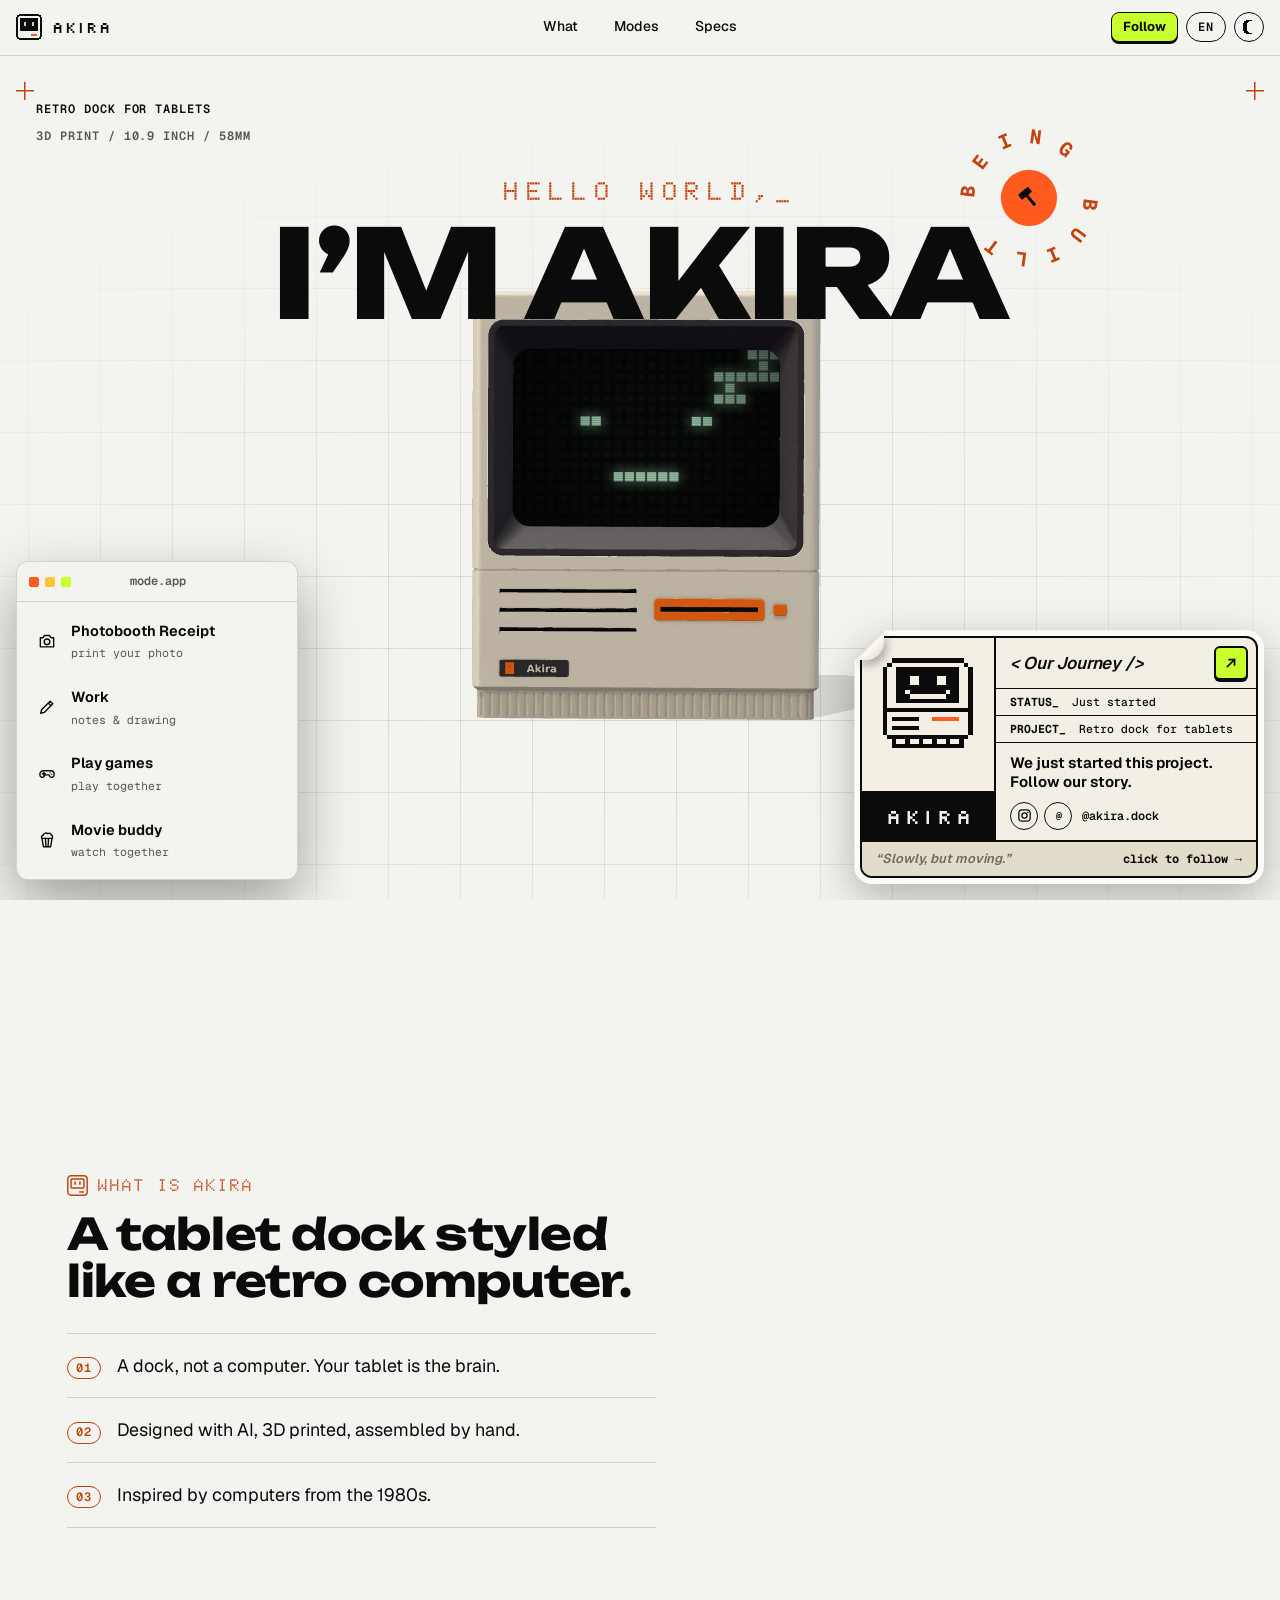
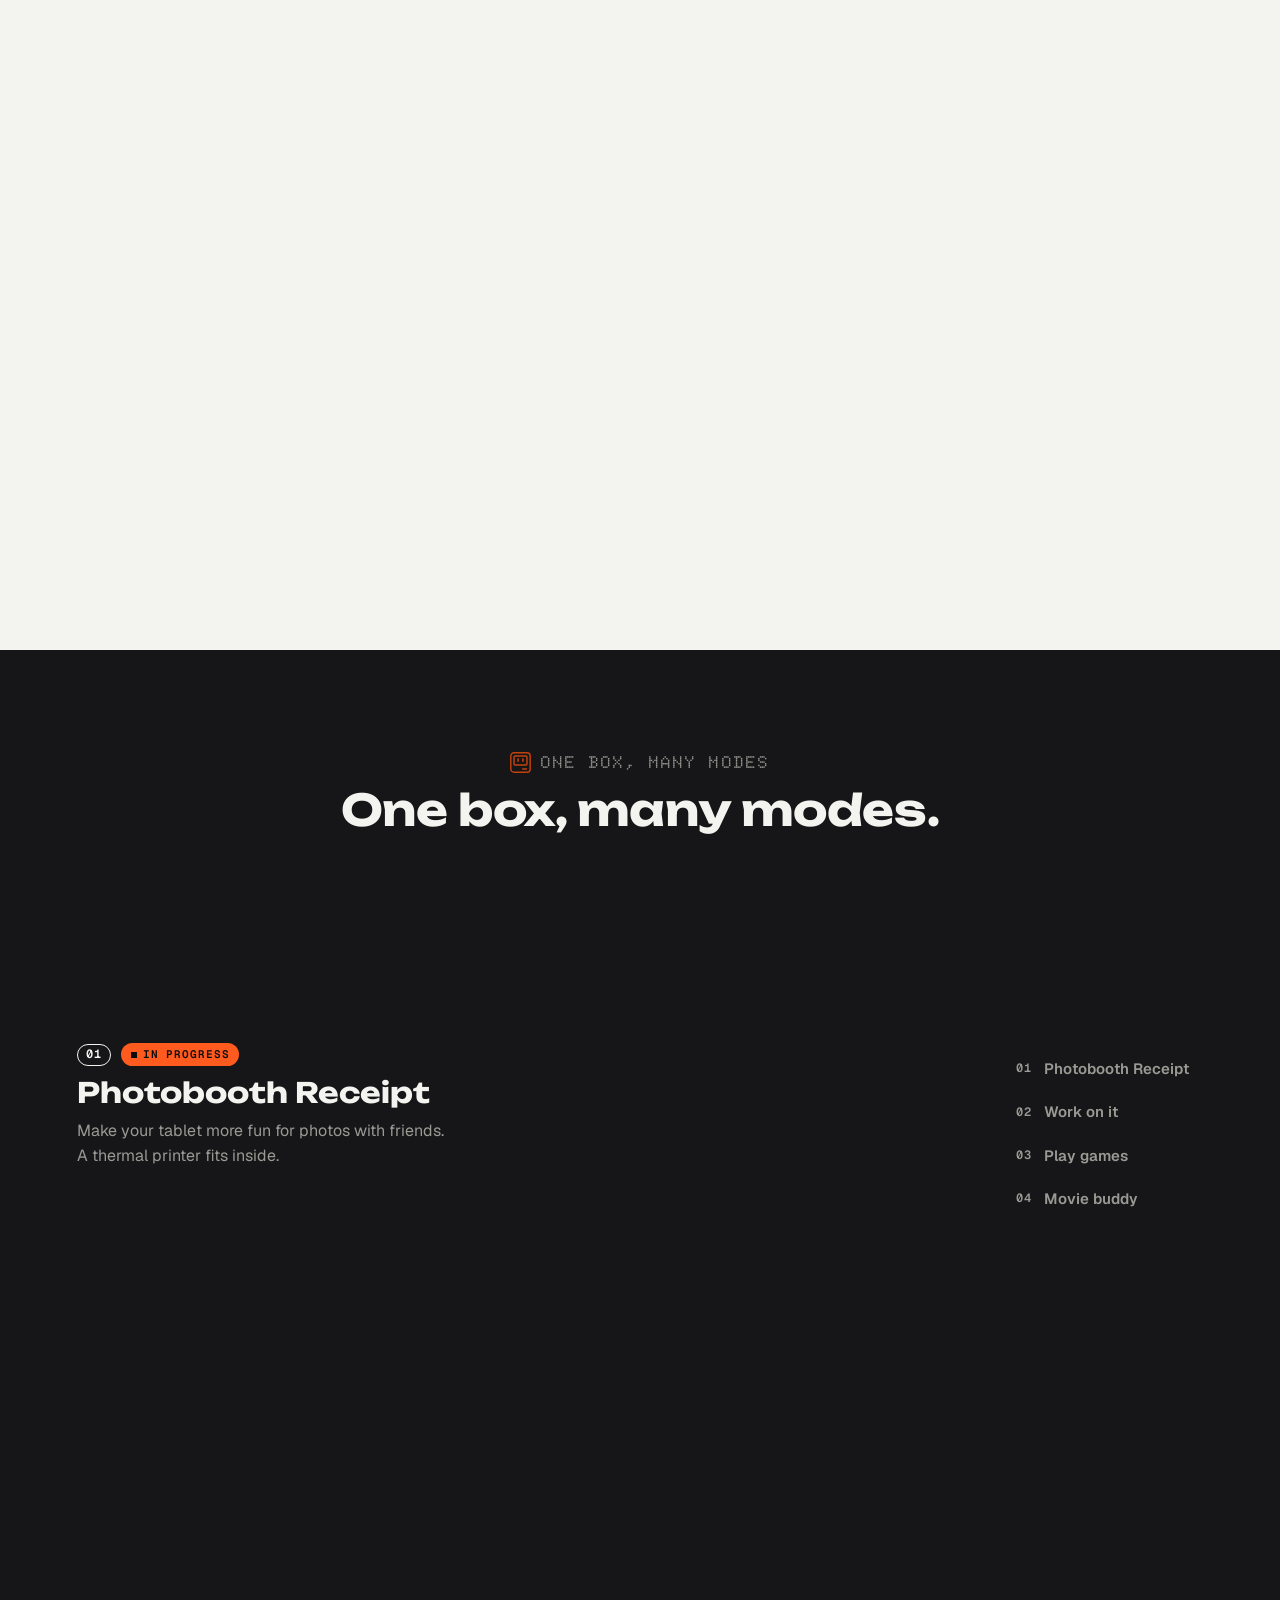
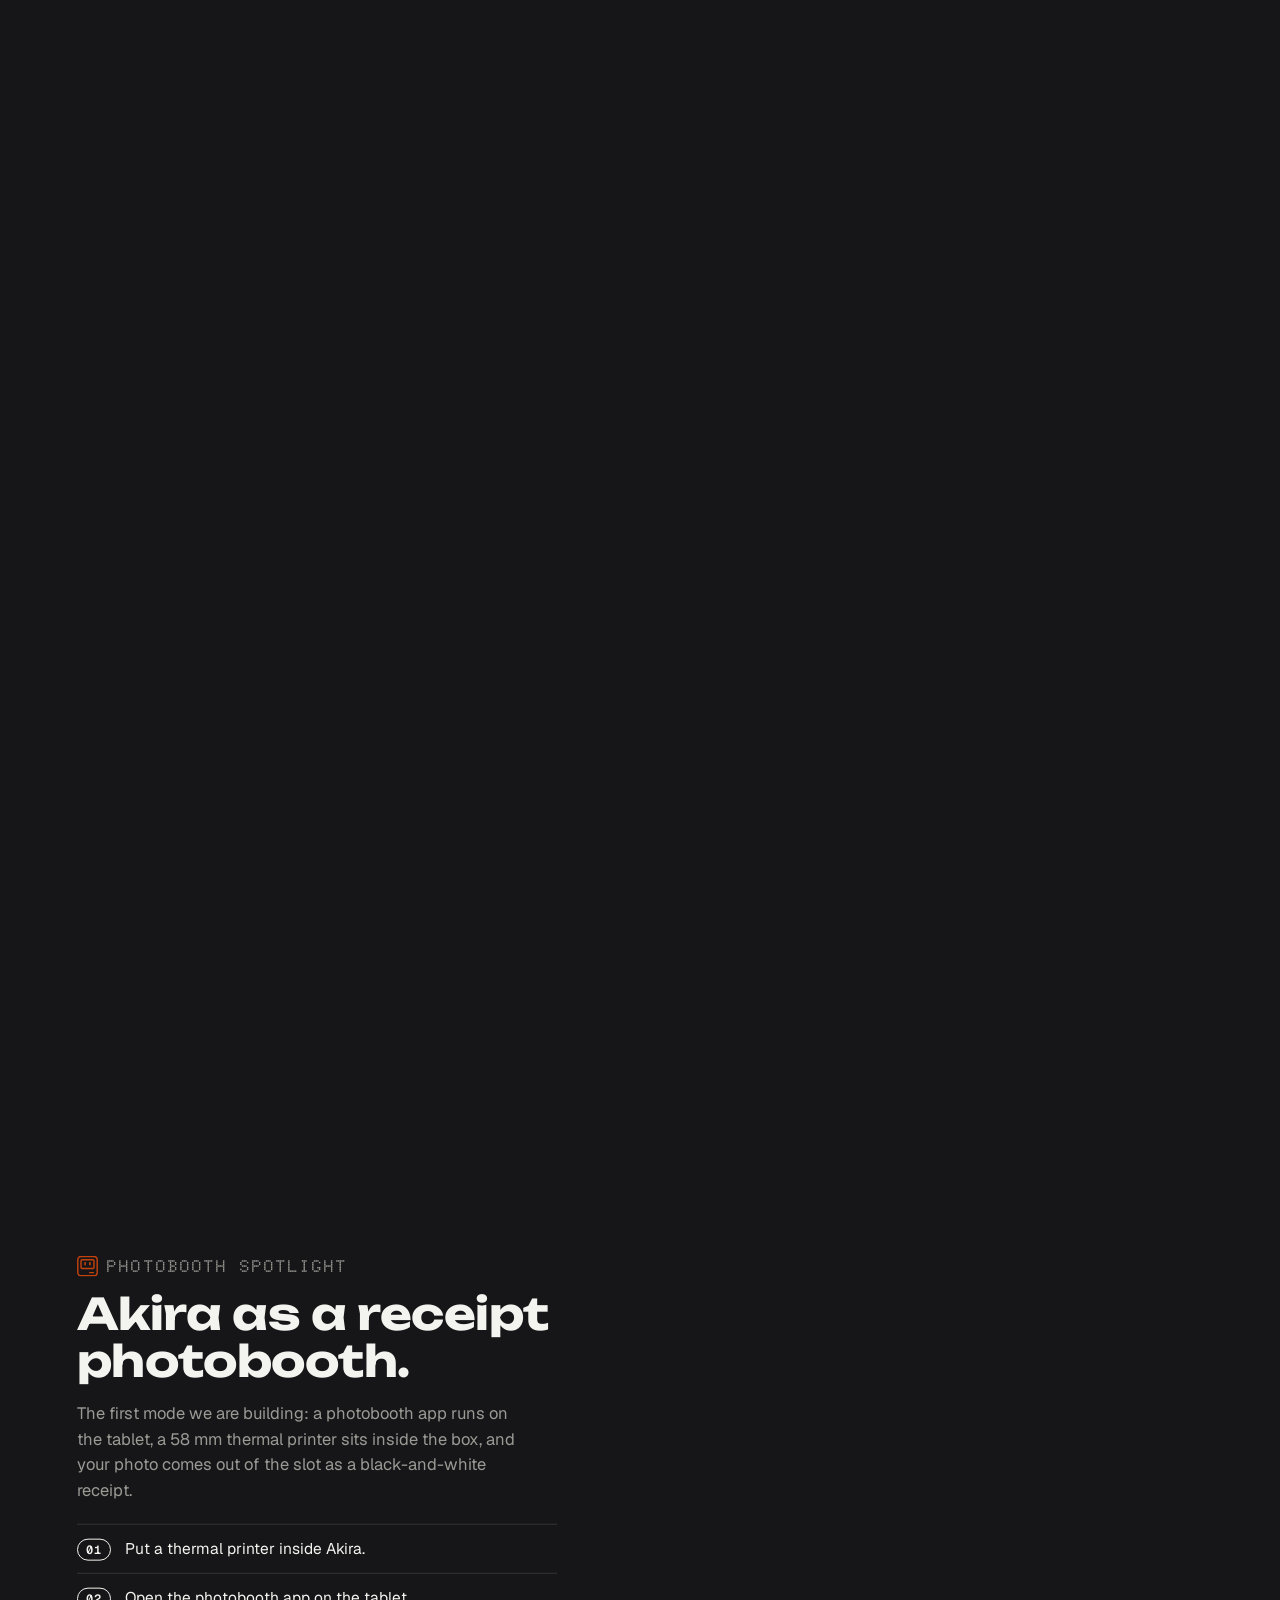
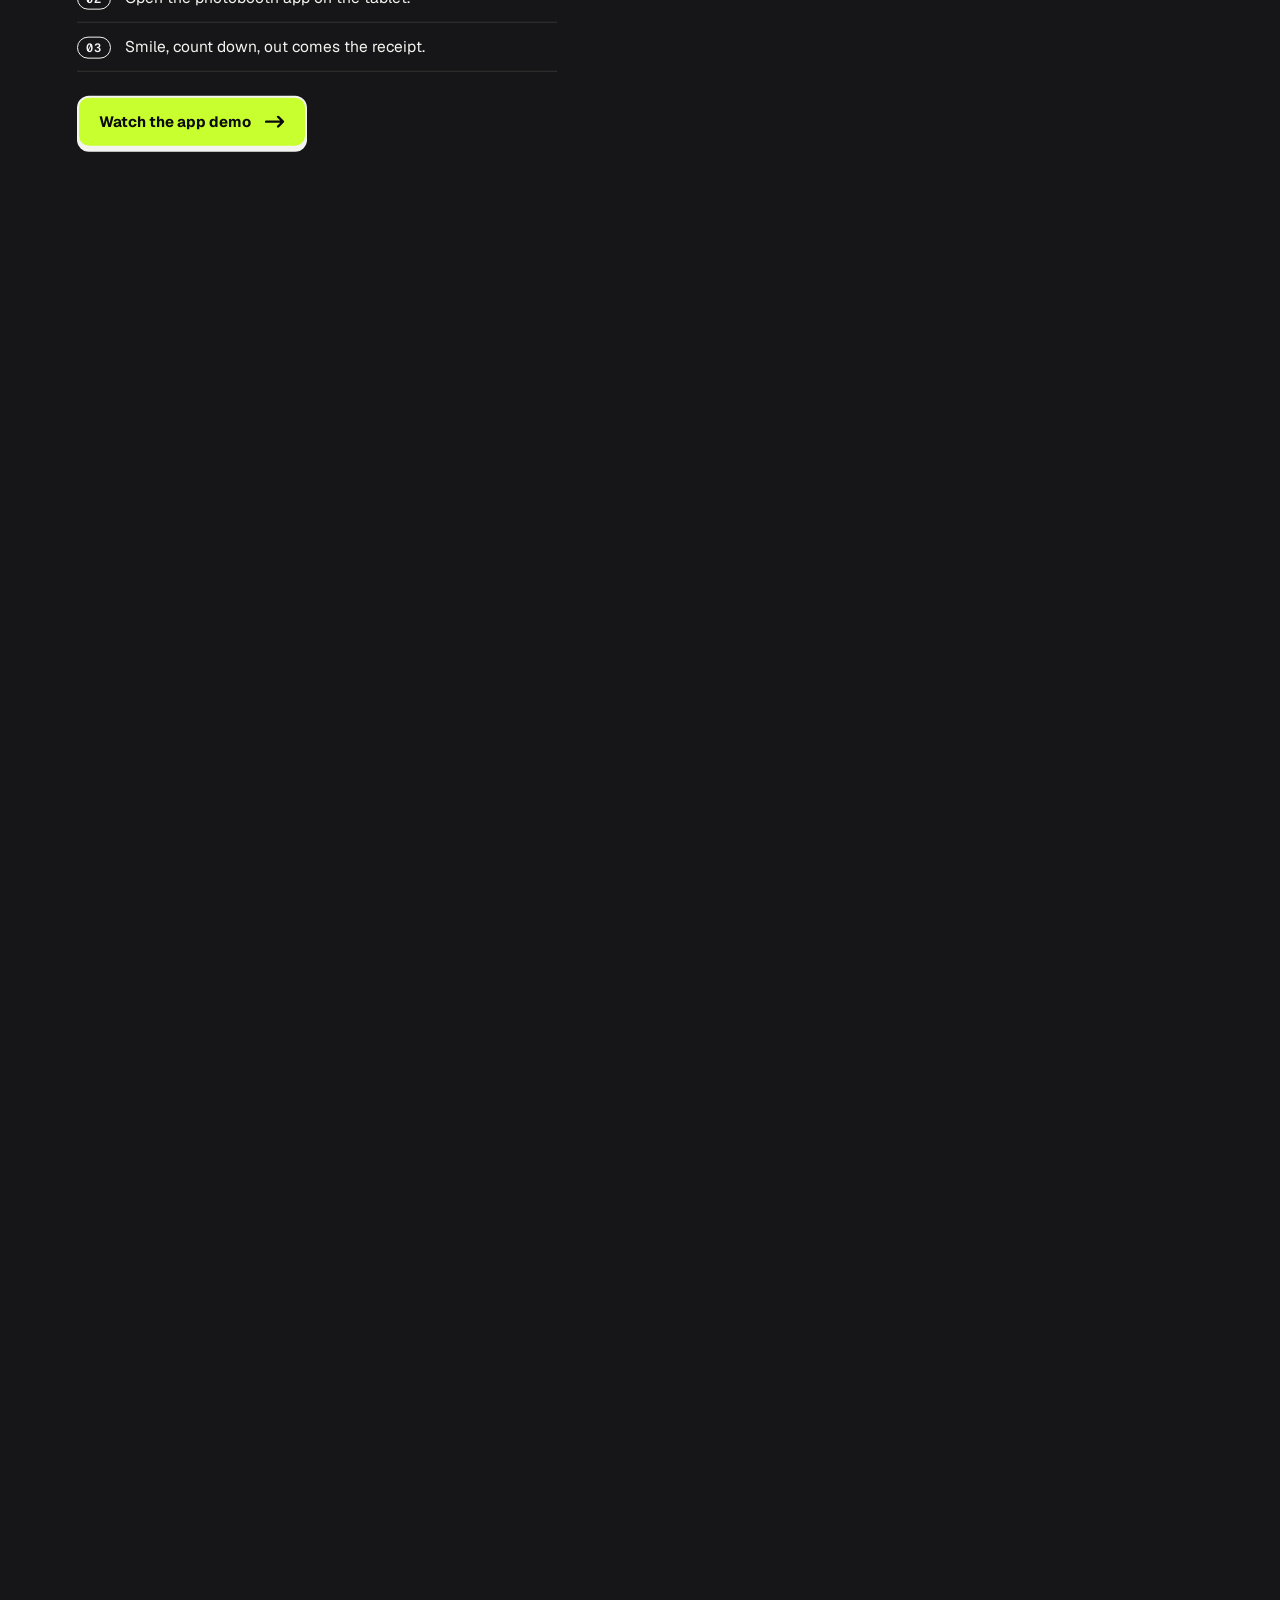
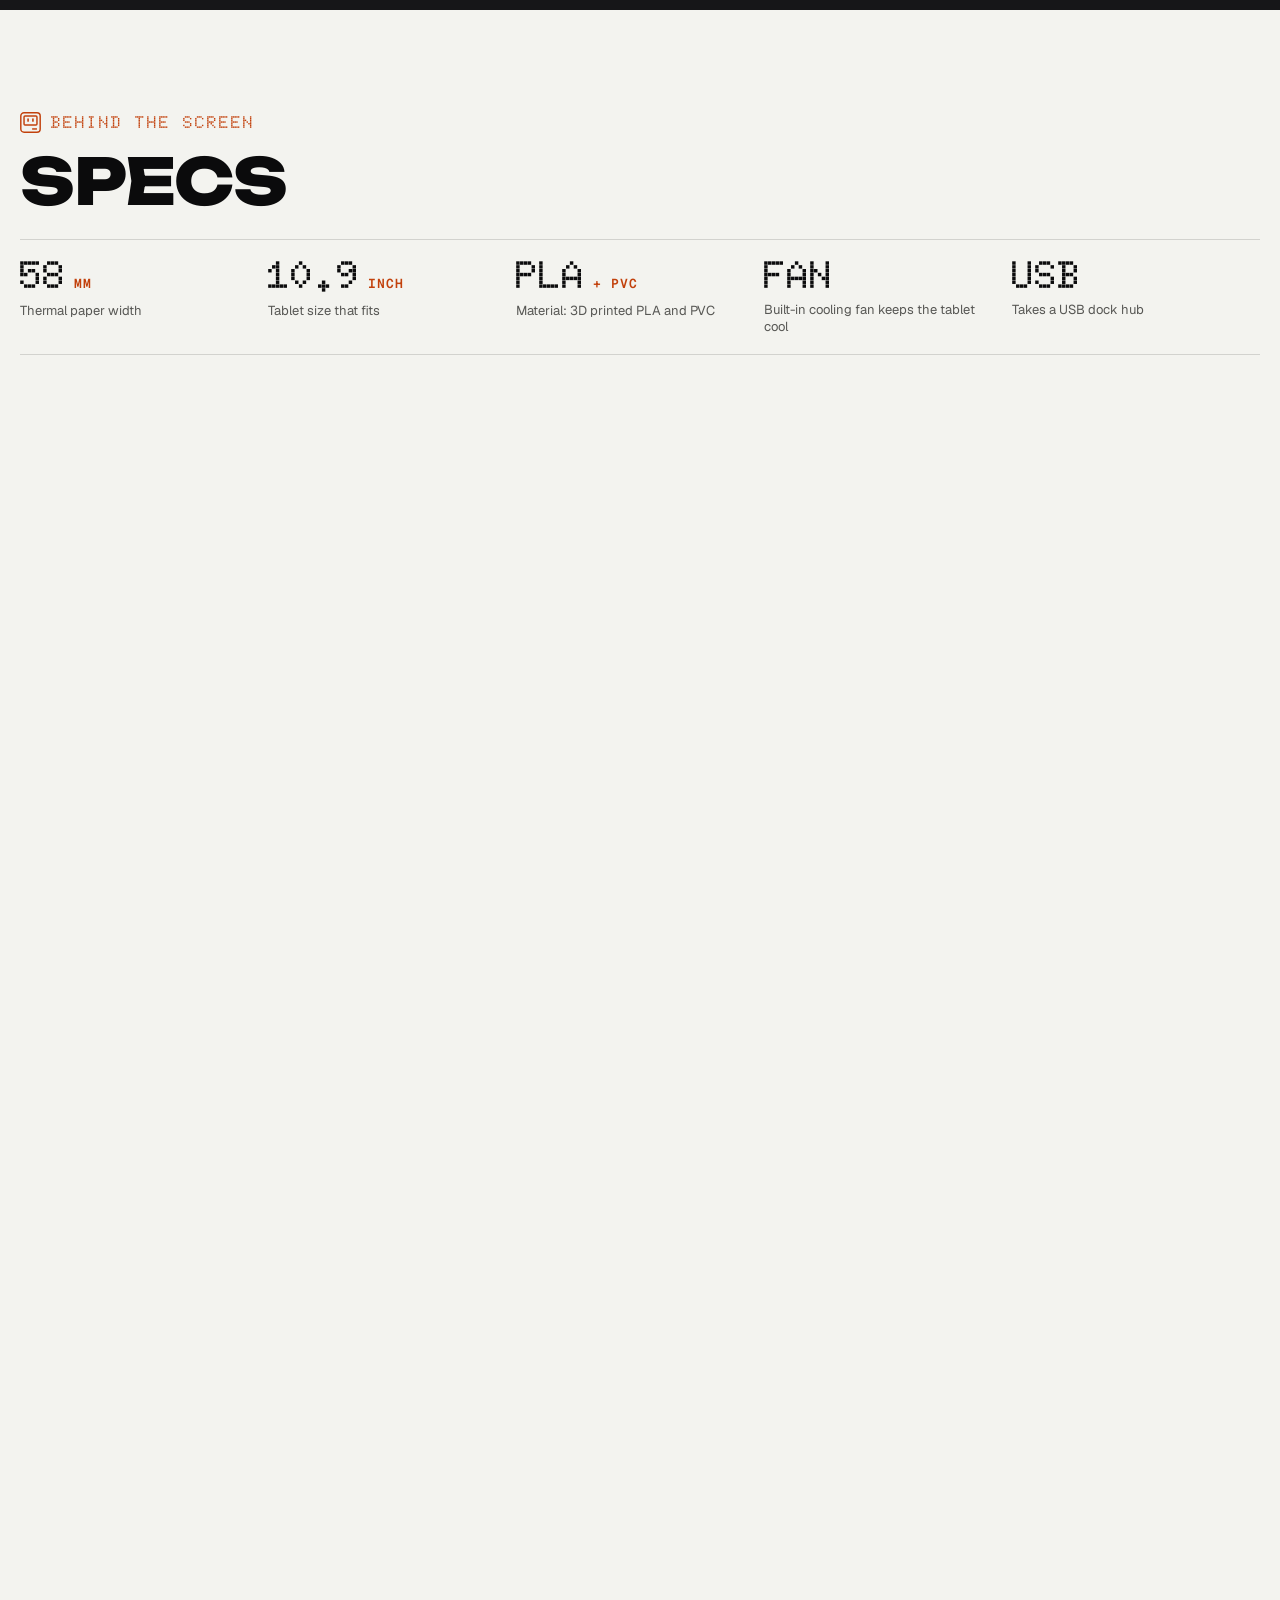
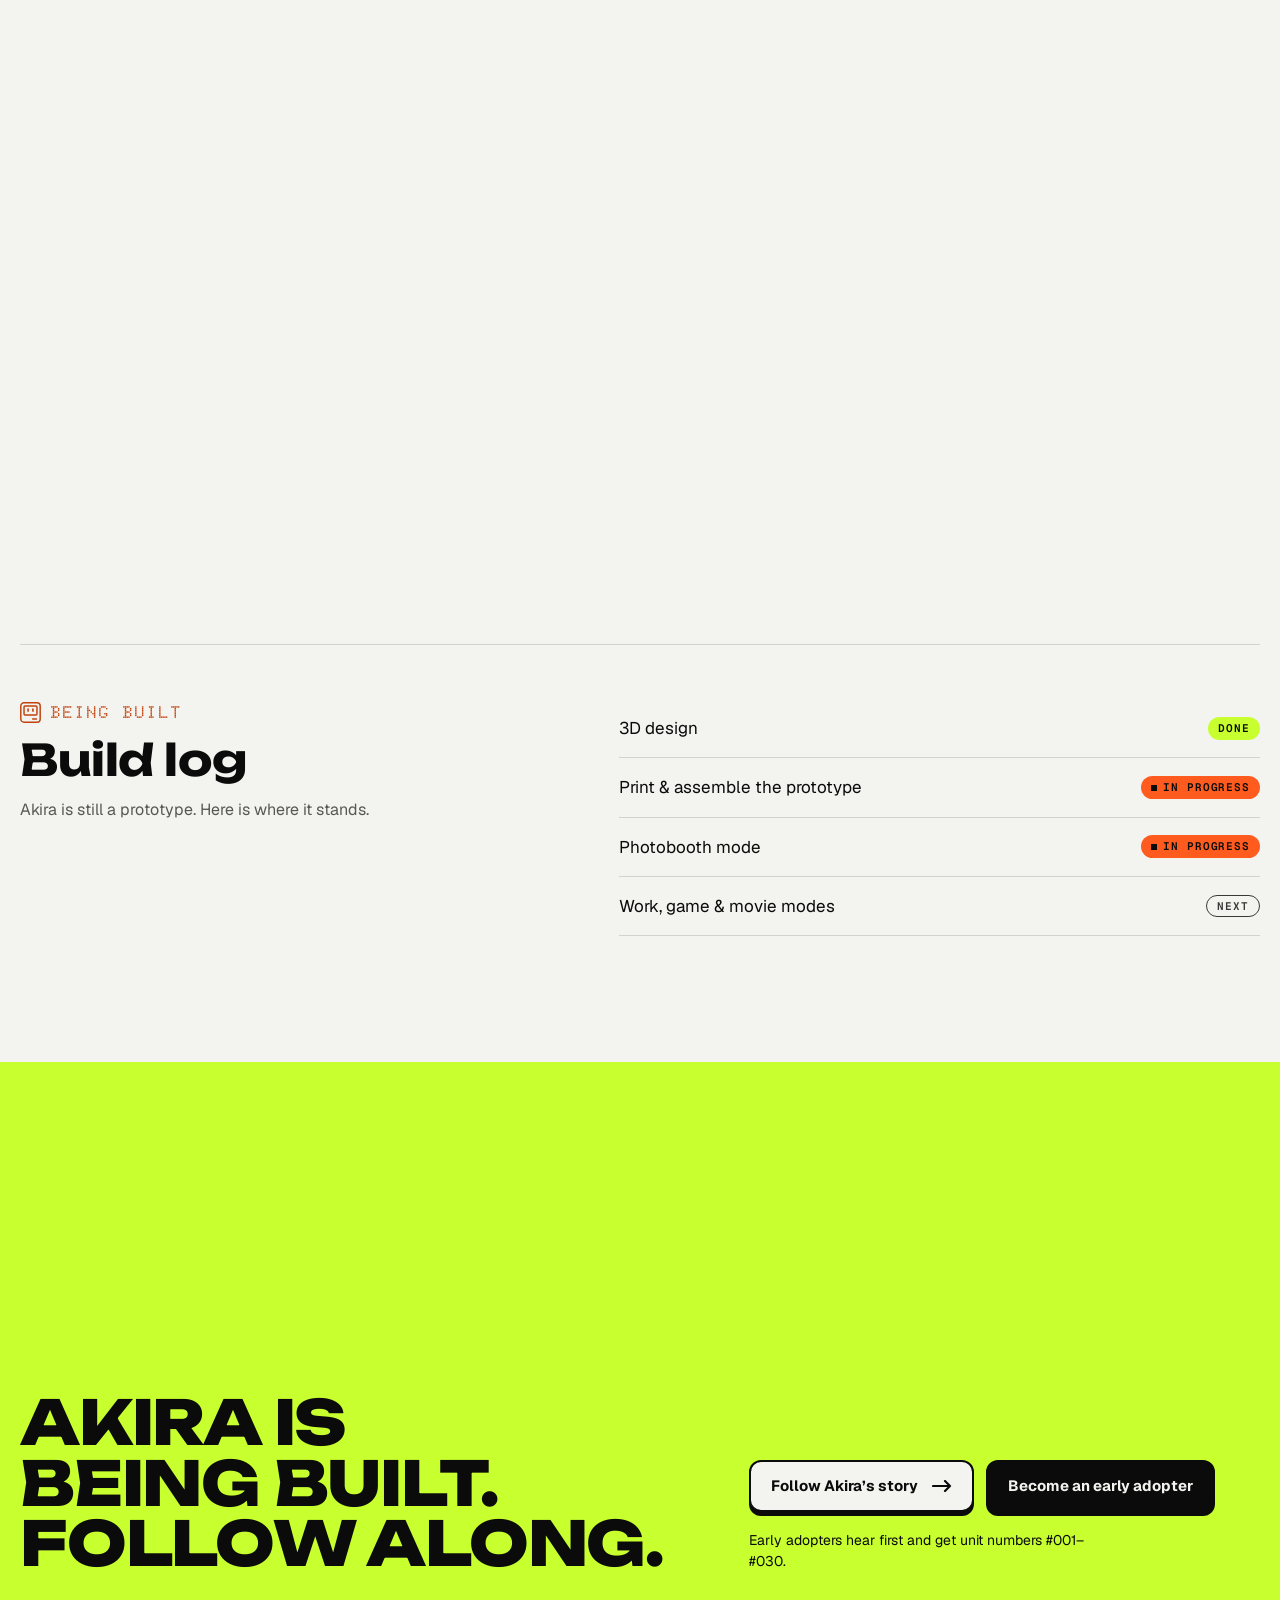
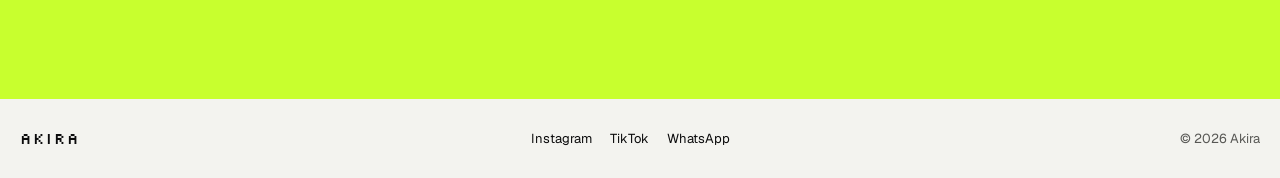
<file: en/index.html>
<!DOCTYPE html><html lang="en" dir="ltr" data-theme="dark"><head><meta charset="utf-8"><meta name="viewport" content="width=device-width, initial-scale=1, viewport-fit=cover"><title>Akira, a retro dock for tablets</title><meta name="description" content="Akira turns an idle tablet into a receipt photobooth, a work device, a game screen or a movie buddy. A 3D printed dock styled like a 1980s computer, being built now."><meta name="theme-color" content="#0B0B0C"><script>
      // Theme before first paint: the visitor's choice, else the system setting (toggle in Landing.astro).
      (() => {
        let theme = null;
        try {
          theme = localStorage.getItem("ak-theme");
        } catch {}
        if (theme !== "light" && theme !== "dark") {
          theme = matchMedia("(prefers-color-scheme: light)").matches ? "light" : "dark";
        }
        const root = document.documentElement;
        root.dataset.theme = theme;
        const meta = document.querySelector('meta[name="theme-color"]');
        const sync = () => meta?.setAttribute("content", root.dataset.theme === "light" ? "#F3F3EF" : "#0B0B0C");
        sync();
        new MutationObserver(sync).observe(root, { attributes: true, attributeFilter: ["data-theme"] });
      })();
    </script><meta property="og:type" content="website"><meta property="og:locale" content="en_US"><meta property="og:title" content="Akira, a retro dock for tablets"><meta property="og:description" content="Akira turns an idle tablet into a receipt photobooth, a work device, a game screen or a movie buddy. A 3D printed dock styled like a 1980s computer, being built now."><meta property="og:image" content="https://yamustofa.github.io/akira-dock/og.jpg"><meta property="og:image:type" content="image/jpeg"><meta property="og:image:width" content="1200"><meta property="og:image:height" content="630"><meta property="og:image:alt" content="Akira, a cream box styled like an old computer with a smiling pixel face"><meta name="twitter:card" content="summary_large_image"><link rel="icon" href="../favicon.svg" type="image/svg+xml"><link rel="stylesheet" href="../assets/Landing.Bui8DxaV.css"></head><body><style>astro-island,astro-slot,astro-static-slot{display:contents}</style><script>(function(){let e=async e=>{await(await e())()};(self.Astro||(self.Astro={})).only=e,window.dispatchEvent(new Event(`astro:only`))})();</script><script>(function(){function e(t){"@babel/helpers - typeof";return e=typeof Symbol==`function`&&typeof Symbol.iterator==`symbol`?function(e){return typeof e}:function(e){return e&&typeof Symbol==`function`&&e.constructor===Symbol&&e!==Symbol.prototype?`symbol`:typeof e},e(t)}function t(t,n){if(e(t)!=`object`||!t)return t;var r=t[Symbol.toPrimitive];if(r!==void 0){var i=r.call(t,n||`default`);if(e(i)!=`object`)return i;throw TypeError(`@@toPrimitive must return a primitive value.`)}return(n===`string`?String:Number)(t)}function n(n){var r=t(n,`string`);return e(r)==`symbol`?r:r+``}function r(e,t,r){return(t=n(t))in e?Object.defineProperty(e,t,{value:r,enumerable:!0,configurable:!0,writable:!0}):e[t]=r,e}let i=/* @__PURE__ */ new Set([`__proto__`,`constructor`,`prototype`]);{let e={0:e=>a(e),1:e=>n(e),2:e=>new RegExp(e),3:e=>new Date(e),4:e=>new Map(n(e)),5:e=>new Set(n(e)),6:e=>BigInt(e),7:e=>new URL(e),8:e=>new Uint8Array(e),9:e=>new Uint16Array(e),10:e=>new Uint32Array(e),11:e=>1/0*e},t=t=>{let[n,r]=t;return n in e?e[n](r):void 0},n=e=>e.map(t),a=e=>typeof e!=`object`||!e?e:Object.fromEntries(Object.entries(e).map(([e,n])=>[e,t(n)]));class o extends HTMLElement{constructor(...e){super(...e),r(this,`Component`,void 0),r(this,`hydrator`,void 0),r(this,`hydrate`,async()=>{var e;if(!this.hydrator||!this.isConnected)return;let t=(e=this.parentElement)==null?void 0:e.closest(`astro-island[ssr]`);if(t){t.addEventListener(`astro:hydrate`,this.hydrate,{once:!0});return}let n=this.querySelectorAll(`astro-slot`),r={},i=this.querySelectorAll(`template[data-astro-template]`);for(let e of i){let t=e.closest(this.tagName);t!=null&&t.isSameNode(this)&&(r[e.getAttribute(`data-astro-template`)||`default`]=e.innerHTML,e.remove())}for(let e of n){let t=e.closest(this.tagName);t!=null&&t.isSameNode(this)&&(r[e.getAttribute(`name`)||`default`]=e.innerHTML)}let o;try{o=this.hasAttribute(`props`)?a(JSON.parse(this.getAttribute(`props`))):{}}catch(e){let t=this.getAttribute(`component-url`)||`<unknown>`,n=this.getAttribute(`component-export`);throw n&&(t+=` (export ${n})`),console.error(`[hydrate] Error parsing props for component ${t}`,this.getAttribute(`props`),e),e}await this.hydrator(this)(this.Component,o,r,{client:this.getAttribute(`client`)}),this.removeAttribute(`ssr`),this.dispatchEvent(new CustomEvent(`astro:hydrate`))}),r(this,`unmount`,()=>{this.isConnected||this.dispatchEvent(new CustomEvent(`astro:unmount`))})}disconnectedCallback(){document.removeEventListener(`astro:after-swap`,this.unmount),document.addEventListener(`astro:after-swap`,this.unmount,{once:!0})}connectedCallback(){if(!this.hasAttribute(`await-children`)||document.readyState===`interactive`||document.readyState===`complete`)this.childrenConnectedCallback();else{let e=()=>{document.removeEventListener(`DOMContentLoaded`,e),t.disconnect(),this.childrenConnectedCallback()},t=new MutationObserver(()=>{var t;((t=this.lastChild)==null?void 0:t.nodeType)===Node.COMMENT_NODE&&this.lastChild.nodeValue===`astro:end`&&(this.lastChild.remove(),e())});t.observe(this,{childList:!0}),document.addEventListener(`DOMContentLoaded`,e)}}async childrenConnectedCallback(){let e=this.getAttribute(`before-hydration-url`);e&&await import(e),this.start()}getRetryImportUrl(e){let t=new URL(e,document.baseURI);return t.searchParams.set(`astro-retry`,Date.now().toString()),t.toString()}async importWithRetry(e){try{return await import(e)}catch(t){return await new Promise(e=>setTimeout(e,1e3)),import(this.getRetryImportUrl(e))}}handleHydrationError(e){let t=this.getAttribute(`component-url`),n=new CustomEvent(`astro:hydration-error`,{cancelable:!0,bubbles:!0,composed:!0,detail:{error:e,componentUrl:t}});this.dispatchEvent(n)&&console.error(`[astro-island] Error hydrating ${t}`,e)}async start(){let e=JSON.parse(this.getAttribute(`opts`)),t=this.getAttribute(`client`);if(Astro[t]===void 0)window.addEventListener(`astro:${t}`,()=>this.start(),{once:!0});else try{await Astro[t](async()=>{let e=this.getAttribute(`renderer-url`);try{let[t,{default:n}]=await Promise.all([this.importWithRetry(this.getAttribute(`component-url`)),e?this.importWithRetry(e):Promise.resolve({default:()=>()=>{}})]),r=this.getAttribute(`component-export`)||`default`;if(r.includes(`.`)){this.Component=t;for(let e of r.split(`.`)){if(i.has(e)||!this.Component||typeof this.Component!=`object`&&typeof this.Component!=`function`||!Object.hasOwn(this.Component,e))throw Error(`Invalid component export path: ${r}`);this.Component=this.Component[e]}}else{if(i.has(r))throw Error(`Invalid component export path: ${r}`);this.Component=t[r]}return this.hydrator=n,this.hydrate}catch(e){return this.handleHydrationError(e),()=>{}}},e,this)}catch(e){this.handleHydrationError(e)}}attributeChangedCallback(){this.hydrate()}}r(o,`observedAttributes`,[`props`]),customElements.get(`astro-island`)||customElements.define(`astro-island`,o)}})();</script><astro-island uid="YKW4y" component-url="../assets/AkiraStage.Di0kBW-f.js" component-export="default" renderer-url="../assets/client.C5KXvosb.js" props="{}" ssr client="only" opts="{&quot;name&quot;:&quot;AkiraStage&quot;,&quot;value&quot;:&quot;react&quot;}"></astro-island><header class="ak-head"><a class="ak-brand" href="#hero" aria-label="Akira, back to top"><svg viewBox="0 0 13 13" shape-rendering="crispEdges" aria-hidden="true"><rect x="0.5" y="0.5" width="12" height="12" rx="2" fill="none" stroke="currentColor"></rect><rect class="ak-brand-screen" x="2" y="2" width="9" height="6.5"></rect><rect class="ak-brand-eye" x="4" y="4" width="1" height="2"></rect><rect class="ak-brand-eye" x="8" y="4" width="1" height="2"></rect><rect class="ak-brand-slot" x="7.5" y="10" width="3" height="1"></rect></svg><span>AKIRA</span></a><nav class="ak-nav" aria-label="Main"><a href="#apa">What</a><a href="#mode">Modes</a><a href="#spek">Specs</a></nav><div class="ak-tools"><a class="ak-follow" href="https://instagram.com/akira.dock" target="_blank" rel="noopener" data-track="nav_follow">Follow</a><details class="ak-lang" data-lang-menu><summary aria-label="Language">EN</summary><ul><li><a href="../index.html" hreflang="id" lang="id" dir="ltr">Bahasa Indonesia</a></li><li><a href="../en/index.html" hreflang="en" lang="en" dir="ltr" aria-current="page">English</a></li><li><a href="../ms/index.html" hreflang="ms" lang="ms" dir="ltr">Bahasa Melayu</a></li><li><a href="../fil/index.html" hreflang="fil" lang="fil" dir="ltr">Filipino</a></li><li><a href="../th/index.html" hreflang="th" lang="th" dir="ltr">ไทย</a></li><li><a href="../vi/index.html" hreflang="vi" lang="vi" dir="ltr">Tiếng Việt</a></li><li><a href="../zh/index.html" hreflang="zh-Hans" lang="zh-Hans" dir="ltr">简体中文</a></li><li><a href="../ar/index.html" hreflang="ar" lang="ar" dir="rtl">العربية</a></li></ul></details><button class="ak-theme" type="button" aria-label="Switch to light mode" data-theme-toggle data-label-light="Switch to light mode" data-label-dark="Switch to dark mode"><svg class="ak-theme-sun" viewBox="0 0 16 16" shape-rendering="crispEdges" aria-hidden="true"><rect x="6" y="6" width="4" height="4" fill="currentColor"></rect><rect x="7" y="1" width="2" height="2" fill="currentColor"></rect><rect x="7" y="13" width="2" height="2" fill="currentColor"></rect><rect x="1" y="7" width="2" height="2" fill="currentColor"></rect><rect x="13" y="7" width="2" height="2" fill="currentColor"></rect><rect x="3" y="3" width="2" height="2" fill="currentColor"></rect><rect x="11" y="3" width="2" height="2" fill="currentColor"></rect><rect x="3" y="11" width="2" height="2" fill="currentColor"></rect><rect x="11" y="11" width="2" height="2" fill="currentColor"></rect></svg><svg class="ak-theme-moon" viewBox="0 0 16 16" shape-rendering="crispEdges" aria-hidden="true"><path d="M5 1h6v1H8v1H7v1H6v8h1v1h1v1h3v1H5v-1H3v-2H2V4h1V2h2z" fill="currentColor"></path></svg></button></div></header><main><section id="hero" class="ak-hero" aria-labelledby="hero-title"><div class="ak-grid" aria-hidden="true"></div><img class="ak-poster" src="../poster/akira.webp" alt="" width="880" height="1084" loading="lazy" data-poster><div class="ak-boot" aria-hidden="true" data-boot data-label-load="Loading Akira" data-label-boot="Booting"><span class="ak-boot-label" data-boot-label>Loading Akira</span><span class="ak-boot-bar"><i></i></span><span class="ak-boot-pct" data-boot-pct></span></div><noscript><style>
          .ak-boot { display: none; } .ak-poster { display: block; } .ak-typed i { visibility: visible; }
        </style></noscript><span class="ak-cross ak-cross--tl" aria-hidden="true"></span><span class="ak-cross ak-cross--tr" aria-hidden="true"></span><div class="ak-hero-meta"><p class="ak-hero-eyebrow">Retro dock for tablets</p><span aria-hidden="true">3D PRINT / 10.9 inch / 58MM</span></div><div class="ak-hero-copy"><h1 class="ak-title" id="hero-title" lang="en" dir="ltr"><span class="ak-hello"><span class="ak-sr">Hello world,</span><span class="ak-typed" aria-hidden="true" data-typed><span class="ak-caret">_</span><i>H</i><i>e</i><i>l</i><i>l</i><i>o</i><i> </i><i>w</i><i>o</i><i>r</i><i>l</i><i>d</i><i>,</i></span></span><span class="ak-name"><span class="ak-name-text">I’m Akira<svg class="ak-badge" viewBox="0 0 160 160" aria-hidden="true"><defs><path id="ak-badge-ring" d="M80 80m-58 0a58 58 0 1 1 116 0a58 58 0 1 1-116 0"></path></defs><g class="ak-badge-ring"><text><textPath href="#ak-badge-ring" textLength="318" lengthAdjust="spacing">BEING BUILT</textPath></text></g><circle cx="80" cy="80" r="30" class="ak-badge-dot"></circle><g transform="translate(80 80) rotate(-40) translate(-12 -12)" class="ak-badge-hammer"><rect x="5" y="2" width="14" height="7" rx="1.5"></rect><rect x="10.4" y="8.5" width="3.2" height="14" rx="1.4"></rect></g></svg></span></span></h1></div><div class="ak-hero-panels"><div class="ak-app" role="group" aria-label="Choose Akira’s mode" data-mode-app><div class="ak-app-bar" aria-hidden="true"><i></i><i></i><i></i><span lang="en" dir="ltr">mode.app</span></div><div class="ak-app-list"><button class="ak-app-item" type="button" aria-pressed="false" data-app-mode="photobooth"><svg viewBox="0 0 24 24" aria-hidden="true"><path d="M4 8h3.2l1.8-2.6h6l1.8 2.6H20v11H4z"/><circle cx="12" cy="13" r="3.4"/></svg><span><b>Photobooth Receipt</b><small>print your photo</small></span></button><button class="ak-app-item" type="button" aria-pressed="false" data-app-mode="desk"><svg viewBox="0 0 24 24" aria-hidden="true"><path d="M4.5 19.5l1-4.2L15.8 5l3.2 3.2L8.7 18.5z"/><path d="M13.6 7.2l3.2 3.2"/></svg><span><b>Work</b><small>notes &amp; drawing</small></span></button><button class="ak-app-item" type="button" aria-pressed="false" data-app-mode="game"><svg viewBox="0 0 24 24" aria-hidden="true"><path d="M7.5 8h9a4 4 0 0 1 4 4v1.2a2.8 2.8 0 0 1-5.1 1.6L14.3 13H9.7l-1.1 1.8A2.8 2.8 0 0 1 3.5 13.2V12a4 4 0 0 1 4-4z"/><path d="M8.2 9.8v3.6M6.4 11.6H10"/><path d="M15.8 10.6h.01M17.6 12.4h.01"/></svg><span><b>Play games</b><small>play together</small></span></button><button class="ak-app-item" type="button" aria-pressed="false" data-app-mode="watch"><svg viewBox="0 0 24 24" aria-hidden="true"><path d="M6 10l1.6 10h8.8L18 10z"/><path d="M6 10a2.4 2.4 0 0 1 1.8-4 3 3 0 0 1 5-1.6 2.6 2.6 0 0 1 4.2 1.6A2.4 2.4 0 0 1 18 10"/><path d="M10.2 10.4l.5 9.4M13.8 10.4l-.5 9.4"/></svg><span><b>Movie buddy</b><small>watch together</small></span></button></div></div><div class="ak-sticker" data-sticker><div class="ak-sticker-face" data-sticker-face><div class="ak-card"><div class="ak-card-art"><svg viewBox="-2 -1 24 22" shape-rendering="crispEdges" aria-hidden="true"><rect x="2" y="0" width="16" height="1"></rect><rect x="1" y="1" width="1" height="1"></rect><rect x="18" y="1" width="1" height="1"></rect><rect x="0" y="2" width="1" height="1"></rect><rect x="3" y="2" width="14" height="1"></rect><rect x="19" y="2" width="1" height="1"></rect><rect x="0" y="3" width="1" height="1"></rect><rect x="3" y="3" width="14" height="1"></rect><rect x="19" y="3" width="1" height="1"></rect><rect x="0" y="4" width="1" height="1"></rect><rect x="3" y="4" width="3" height="1"></rect><rect x="8" y="4" width="4" height="1"></rect><rect x="14" y="4" width="3" height="1"></rect><rect x="19" y="4" width="1" height="1"></rect><rect x="0" y="5" width="1" height="1"></rect><rect x="3" y="5" width="3" height="1"></rect><rect x="8" y="5" width="4" height="1"></rect><rect x="14" y="5" width="3" height="1"></rect><rect x="19" y="5" width="1" height="1"></rect><rect x="0" y="6" width="1" height="1"></rect><rect x="3" y="6" width="14" height="1"></rect><rect x="19" y="6" width="1" height="1"></rect><rect x="0" y="7" width="1" height="1"></rect><rect x="3" y="7" width="2" height="1"></rect><rect x="6" y="7" width="8" height="1"></rect><rect x="15" y="7" width="2" height="1"></rect><rect x="19" y="7" width="1" height="1"></rect><rect x="0" y="8" width="1" height="1"></rect><rect x="3" y="8" width="3" height="1"></rect><rect x="14" y="8" width="3" height="1"></rect><rect x="19" y="8" width="1" height="1"></rect><rect x="0" y="9" width="1" height="1"></rect><rect x="3" y="9" width="14" height="1"></rect><rect x="19" y="9" width="1" height="1"></rect><rect x="0" y="10" width="1" height="1"></rect><rect x="19" y="10" width="1" height="1"></rect><rect x="0" y="11" width="20" height="1"></rect><rect x="0" y="12" width="1" height="1"></rect><rect x="19" y="12" width="1" height="1"></rect><rect x="0" y="13" width="1" height="1"></rect><rect x="2" y="13" width="6" height="1"></rect><rect x="11" y="13" width="6" height="1" class="is-orange"></rect><rect x="19" y="13" width="1" height="1"></rect><rect x="0" y="14" width="1" height="1"></rect><rect x="19" y="14" width="1" height="1"></rect><rect x="0" y="15" width="1" height="1"></rect><rect x="2" y="15" width="6" height="1"></rect><rect x="19" y="15" width="1" height="1"></rect><rect x="0" y="16" width="1" height="1"></rect><rect x="19" y="16" width="1" height="1"></rect><rect x="1" y="17" width="18" height="1"></rect><rect x="2" y="18" width="1" height="1"></rect><rect x="5" y="18" width="1" height="1"></rect><rect x="8" y="18" width="1" height="1"></rect><rect x="11" y="18" width="1" height="1"></rect><rect x="14" y="18" width="1" height="1"></rect><rect x="17" y="18" width="1" height="1"></rect><rect x="2" y="19" width="16" height="1"></rect></svg><span class="ak-card-word" aria-hidden="true">AKIRA</span></div><div class="ak-card-main"><div class="ak-card-head"><span class="ak-card-tag" lang="en" dir="ltr">&lt; Our Journey /&gt;</span><a class="ak-card-go" href="https://instagram.com/akira.dock" target="_blank" rel="noopener" aria-label="click to follow" data-track="hero_card"><svg viewBox="0 0 16 16" aria-hidden="true"><path d="M4 12L12 4M6 4h6v6" fill="none" stroke="currentColor" stroke-width="2" stroke-linecap="square"></path></svg></a></div><p class="ak-card-row"><b lang="en" dir="ltr">STATUS_</b> Just started</p><p class="ak-card-row ak-card-row--project"><b lang="en" dir="ltr">PROJECT_</b> Retro dock for tablets</p><p class="ak-card-lead">We just started this project. Follow our story.</p><div class="ak-card-social"><a href="https://instagram.com/akira.dock" target="_blank" rel="noopener" aria-label="Instagram" data-track="hero_card_instagram"><svg viewBox="0 0 24 24" aria-hidden="true"><rect x="4" y="4" width="16" height="16" rx="4.5" fill="none" stroke="currentColor" stroke-width="1.8"></rect><circle cx="12" cy="12" r="3.6" fill="none" stroke="currentColor" stroke-width="1.8"></circle><circle cx="16.6" cy="7.4" r="1.1" fill="currentColor"></circle></svg></a><a href="https://www.threads.com/@akira.dock" target="_blank" rel="noopener" aria-label="Threads" data-track="hero_card_threads"><svg viewBox="0 0 24 24" aria-hidden="true"><text x="12" y="16.5" text-anchor="middle" font-size="14" font-weight="700" fill="currentColor">@</text></svg></a><span lang="en" dir="ltr">@akira.dock</span></div></div><div class="ak-card-foot"><q>Slowly, but moving.</q><a href="https://instagram.com/akira.dock" target="_blank" rel="noopener" data-track="hero_card_follow">click to follow <span aria-hidden="true">→</span></a></div></div></div><div class="ak-sticker-flap" aria-hidden="true"><div class="ak-sticker-back" data-sticker-back></div></div><span class="ak-sticker-grip" aria-hidden="true" data-sticker-grip></span></div></div></section><section id="apa" class="ak-what" aria-labelledby="apa-title"><div class="ak-what-inner"><p class="ak-eyebrow">what is akira</p><h2 id="apa-title">A tablet dock styled like a retro computer.</h2><ol class="ak-facts"><li><span class="ak-index" aria-hidden="true">01</span><span>A dock, not a computer. Your tablet is the brain.</span></li><li><span class="ak-index" aria-hidden="true">02</span><span>Designed with AI, 3D printed, assembled by hand.</span></li><li><span class="ak-index" aria-hidden="true">03</span><span>Inspired by computers from the 1980s.</span></li></ol></div></section><div class="ak-band"><section id="mode" class="ak-modes" aria-labelledby="mode-title"><div class="ak-modes-head"><p class="ak-eyebrow">one box, many modes</p><h2 id="mode-title">One box, many modes.</h2></div><div class="ak-mode-cards"><article class="ak-mode" data-mode="photobooth" data-slot="0"><p class="ak-mode-meta"><span class="ak-index">01</span><span class="ak-status ak-status--doing">In progress</span></p><h3>Photobooth Receipt</h3><p class="ak-mode-body">Make your tablet more fun for photos with friends. A thermal printer fits inside.</p></article><article class="ak-mode" data-mode="desk" data-slot="1"><p class="ak-mode-meta"><span class="ak-index">02</span><span class="ak-status ak-status--next">Next</span></p><h3>Work on it</h3><p class="ak-mode-body">Your tablet becomes a work device with an old-computer feel: jot down ideas, write, even draw.</p></article><article class="ak-mode" data-mode="game" data-slot="2"><p class="ak-mode-meta"><span class="ak-index">03</span><span class="ak-status ak-status--next">Next</span></p><h3>Play games</h3><p class="ak-mode-body">Pair a Bluetooth controller and play retro games with Akira.</p></article><article class="ak-mode" data-mode="watch" data-slot="3"><p class="ak-mode-meta"><span class="ak-index">04</span><span class="ak-status ak-status--next">Next</span></p><h3>Movie buddy</h3><p class="ak-mode-body">Play videos, watch films and listen to podcasts with Akira.</p></article></div><ol class="ak-mode-list" aria-hidden="true"><li data-mode-step><span>01</span>Photobooth Receipt</li><li data-mode-step><span>02</span>Work on it</li><li data-mode-step><span>03</span>Play games</li><li data-mode-step><span>04</span>Movie buddy</li></ol></section><section id="struk" class="ak-receipt" aria-labelledby="struk-title" data-sample="sample"><div class="ak-receipt-copy"><p class="ak-eyebrow">photobooth spotlight</p><h2 id="struk-title">Akira as a receipt photobooth.</h2><p>The first mode we are building: a photobooth app runs on the tablet, a 58 mm thermal printer sits inside the box, and your photo comes out of the slot as a black-and-white receipt.</p><ol class="ak-receipt-steps"><li><span class="ak-index" aria-hidden="true">01</span><span>Put a thermal printer inside Akira.</span></li><li><span class="ak-index" aria-hidden="true">02</span><span>Open the photobooth app on the tablet.</span></li><li><span class="ak-index" aria-hidden="true">03</span><span>Smile, count down, out comes the receipt.</span></li></ol><a class="ak-btn" href="https://instagram.com/<HANDLE>" target="_blank" rel="noopener" data-track="receipt_demo"><span>Watch the app demo</span><svg class="ak-btn-arrow" viewBox="0 0 20 12" aria-hidden="true"><path d="M1 6h17M13 1l5 5-5 5" fill="none" stroke="currentColor" stroke-width="2.2" stroke-linecap="round" stroke-linejoin="round"></path></svg></a></div></section></div><section id="spek" class="ak-spec" aria-labelledby="spek-title"><div class="ak-spec-pin" data-spec-pin><div class="ak-wrap ak-spec-head"><p class="ak-eyebrow ak-eyebrow--dark">behind the screen</p><h2 id="spek-title">Specs</h2></div><div class="ak-wrap ak-spec-numbers"><dl class="ak-spec-grid"><div class="ak-spec-item"><dt>Thermal paper width</dt><dd><span class="ak-spec-value">58</span><span class="ak-spec-unit">mm</span></dd></div><div class="ak-spec-item"><dt>Tablet size that fits</dt><dd><span class="ak-spec-value">10.9</span><span class="ak-spec-unit">inch</span></dd></div><div class="ak-spec-item"><dt>Material: 3D printed PLA and PVC</dt><dd><span class="ak-spec-value">PLA</span><span class="ak-spec-unit">+ PVC</span></dd></div><div class="ak-spec-item"><dt>Built-in cooling fan keeps the tablet cool</dt><dd><span class="ak-spec-value">FAN</span></dd></div><div class="ak-spec-item"><dt>Takes a USB dock hub</dt><dd><span class="ak-spec-value">USB</span></dd></div></dl></div><div class="ak-spec-stage" data-spec-stage aria-hidden="true"></div><ol class="ak-spec-parts" data-spec-parts></ol></div></section><section id="build" class="ak-build" aria-labelledby="build-title"><div class="ak-wrap ak-build-inner"><div><p class="ak-eyebrow ak-eyebrow--dark">being built</p><h2 id="build-title">Build log</h2><p class="ak-build-lead">Akira is still a prototype. Here is where it stands.</p></div><ul class="ak-build-log"><li><span>3D design</span><span class="ak-status ak-status--done">Done</span></li><li><span>Print &amp; assemble the prototype</span><span class="ak-status ak-status--doing">In progress</span></li><li><span>Photobooth mode</span><span class="ak-status ak-status--doing">In progress</span></li><li><span>Work, game &amp; movie modes</span><span class="ak-status ak-status--next">Next</span></li></ul></div></section><section id="ikut" class="ak-cta" aria-labelledby="ikut-title"><div class="ak-wrap ak-cta-inner"><h2 id="ikut-title">Akira is being built. Follow along.</h2><div><div class="ak-cta-stack"><div class="ak-cta-art" data-cta-art aria-hidden="true"><svg viewBox="0 0 330 400" preserveAspectRatio="xMidYMid meet"><path d="M7.33 261.04 L7.88 261.04 L8.65 261.03 L9.38 261.26 L10.17 261.19 L11.08 261.28 L12.19 261.04 L11.36 260.99 M8.08 365.99 L8.64 365.99 L9.06 365.99 L9.84 365.98 L10.71 366.00 L11.48 365.99 L12.39 365.99 L13.26 365.99 L14.12 365.98 L14.98 365.98 L13.26 365.99 M8.38 12.25 L9.15 11.21 L10.05 10.47 L8.38 12.25 M8.65 258.97 L9.37 258.74 L11.08 258.72 L12.20 258.96 L9.59 259.01 L8.65 258.97 M9.47 260.94 L9.70 260.98 L10.15 261.00 L10.85 261.00 L11.66 261.00 L12.60 261.00 L13.35 261.00 L14.22 261.00 L15.88 261.00 L17.56 261.00 L28.40 261.00 L32.01 261.00 L37.96 261.00 L38.81 261.00 L43.06 261.00 L47.20 261.00 L51.56 261.00 L60.06 261.00 L61.97 261.00 L66.33 261.00 L74.93 261.00 L83.33 261.00 L87.26 261.00 L92.36 261.00 L104.26 261.00 L105.96 261.00 L109.25 261.00 L114.88 261.00 L122.11 261.00 L122.96 261.00 L123.81 261.00 L124.66 261.00 L132.44 261.00 L144.63 261.00 L149.20 261.00 L154.20 261.00 L160.36 261.00 L161.21 261.00 L165.46 261.00 L172.05 261.00 L176.51 261.00 L177.36 261.00 L185.86 261.00 L191.81 261.00 L204.56 261.00 L205.41 261.00 L210.56 261.00 L231.04 261.00 L244.93 261.00 L254.10 261.00 L262.73 261.00 L273.83 261.00 L282.76 261.00 L285.31 261.00 L290.20 261.00 L294.66 261.00 L295.51 261.00 L300.66 261.00 L306.56 261.00 L311.66 261.00 L313.35 261.00 L315.01 261.00 L316.71 261.00 L318.37 261.00 L319.87 261.00 M9.72 259.04 L10.14 259.05 L10.85 259.10 L10.05 259.00 L11.73 259.01 L12.63 259.04 L13.42 259.01 L14.25 259.06 L15.87 259.04 L14.26 259.01 L13.42 259.01 M11.07 244.16 L11.59 243.31 L12.55 241.61 L11.07 244.16 M12.19 261.04 L12.61 261.13 L13.99 261.03 L15.85 261.12 L18.41 261.07 L25.21 261.07 L27.76 261.07 L32.01 261.07 L37.11 261.07 L38.81 261.07 L42.21 261.07 L43.06 261.07 L43.91 261.07 L44.76 261.07 L46.46 261.07 L47.31 261.07 L48.16 261.07 L49.01 261.07 L50.71 261.07 L54.11 261.07 L60.91 261.07 L61.76 261.07 L62.61 261.07 L64.31 261.07 L66.01 261.07 L67.71 261.07 L77.91 261.07 L78.76 261.07 L79.61 261.07 L80.46 261.07 L81.31 261.07 L82.16 261.07 L83.01 261.07 L83.86 261.07 L84.71 261.07 L85.56 261.07 L102.56 261.07 L107.66 261.07 L108.51 261.07 L109.36 261.07 L111.06 261.07 L111.91 261.07 L112.76 261.07 L115.31 261.07 L122.96 261.07 L123.81 261.07 L125.51 261.07 L128.06 261.07 L129.76 261.07 L130.61 261.07 L131.46 261.07 L132.31 261.07 L133.16 261.07 L134.01 261.07 L135.71 261.07 L136.56 261.07 L139.96 261.07 L147.61 261.07 L148.46 261.07 L149.31 261.07 L151.01 261.07 L151.86 261.07 L153.56 261.07 L154.41 261.07 L155.26 261.07 L166.31 261.07 L174.81 261.07 L187.56 261.07 L191.81 261.07 L202.86 261.07 L204.56 261.07 L206.26 261.07 L207.11 261.07 L209.66 261.07 L210.51 261.07 L211.36 261.07 L213.91 261.07 L215.61 261.07 L219.86 261.07 L226.66 261.07 L232.61 261.07 L233.46 261.07 L241.11 261.07 L244.51 261.07 L246.21 261.07 L247.91 261.07 L248.76 261.07 L249.61 261.07 L250.46 261.07 L251.31 261.07 L252.16 261.07 L253.86 261.07 L256.41 261.07 L258.11 261.07 L258.96 261.07 L259.81 261.07 L260.66 261.07 L261.51 261.07 L262.36 261.07 L263.21 261.07 L264.06 261.07 L264.91 261.07 L279.36 261.07 L283.61 261.07 L285.31 261.07 L288.71 261.07 L289.56 261.07 L290.41 261.07 L292.11 261.07 L293.81 261.07 L296.36 261.07 L298.06 261.07 L300.61 261.07 L302.31 261.07 L303.16 261.07 L304.01 261.07 L304.86 261.07 L305.71 261.07 L306.56 261.07 L307.41 261.07 L311.66 261.07 L314.21 261.12 L317.86 261.04 L320.24 261.10 L319.86 261.24 M12.20 258.96 L12.61 258.86 L13.24 258.94 L15.85 258.89 L16.70 258.92 L17.56 258.93 L27.76 258.93 L32.01 258.93 L32.86 258.93 L37.96 258.93 L43.91 258.93 L45.61 258.93 L47.31 258.93 L49.01 258.93 L50.71 258.93 L53.26 258.93 L54.96 258.93 L68.56 258.93 L78.76 258.93 L83.86 258.93 L90.66 258.93 L96.61 258.93 L97.46 258.93 L98.31 258.93 L100.01 258.93 L100.86 258.93 L101.71 258.93 L105.96 258.93 L111.06 258.93 L117.01 258.93 L121.26 258.93 L124.66 258.93 L125.51 258.93 L126.36 258.93 L127.21 258.93 L129.76 258.93 L131.46 258.93 L132.31 258.93 L134.01 258.93 L134.86 258.93 L139.96 258.93 L140.81 258.93 L145.06 258.93 L146.76 258.93 L151.86 258.93 L152.71 258.93 L154.41 258.93 L155.26 258.93 L156.11 258.93 L156.96 258.93 L157.81 258.93 L159.51 258.93 L161.21 258.93 L167.16 258.93 L173.11 258.93 L177.36 258.93 L179.06 258.93 L186.71 258.93 L196.91 258.93 L199.46 258.93 L200.31 258.93 L201.16 258.93 L202.01 258.93 L202.86 258.93 L203.71 258.93 L206.26 258.93 L213.91 258.93 L217.31 258.93 L218.16 258.93 L221.56 258.93 L228.36 258.93 L230.06 258.93 L231.76 258.93 L232.61 258.93 L233.46 258.93 L236.01 258.93 L237.71 258.93 L238.56 258.93 L245.36 258.93 L247.06 258.93 L251.31 258.93 L255.56 258.93 L256.41 258.93 L257.26 258.93 L264.06 258.93 L270.86 258.93 L275.96 258.93 L283.61 258.93 L284.46 258.93 L287.01 258.93 L287.86 258.93 L288.71 258.93 L290.41 258.93 L292.11 258.93 L292.96 258.93 L293.81 258.93 L294.66 258.93 L295.51 258.93 L296.36 258.93 L298.06 258.93 L300.61 258.93 L301.46 258.93 L312.51 258.93 L314.21 258.88 L316.05 258.97 L317.43 258.84 L318.47 258.92 L319.39 258.90 L320.24 258.90 L320.97 258.92 L321.63 258.84 L321.94 256.91 L322.20 255.21 M14.98 365.98 L15.84 365.98 L17.13 365.98 L42.85 365.98 L85.98 365.98 L161.53 365.98 L313.37 365.98 L314.23 365.98 L316.80 365.99 L317.86 365.99 L318.56 365.98 L319.44 365.99 L320.96 365.98 L320.66 365.91 M15.87 259.04 L16.71 259.04 L21.49 259.04 L28.61 259.04 L33.71 259.04 L35.41 259.04 L36.26 259.04 L38.38 259.04 L46.46 259.04 L54.11 259.04 L62.93 259.04 L67.71 259.04 L68.56 259.04 L72.81 259.04 L74.51 259.04 L77.59 259.04 L83.43 259.04 L93.53 259.04 L100.86 259.04 L105.11 259.04 L105.96 259.04 L106.81 259.04 L108.62 259.04 L111.91 259.04 L114.46 259.04 L116.16 259.04 L121.02 259.04 L129.33 259.04 L139.11 259.04 L139.96 259.04 L140.81 259.04 L142.72 259.04 L146.71 259.04 L150.16 259.04 L151.01 259.04 L152.71 259.04 L156.96 259.04 L160.73 259.04 L173.11 259.04 L177.36 259.04 L183.52 259.04 L191.38 259.04 L202.65 259.04 L212.63 259.04 L223.05 259.04 L232.82 259.04 L236.86 259.04 L237.71 259.04 L238.56 259.04 L239.41 259.04 L244.51 259.04 L246.21 259.04 L252.80 259.04 L260.18 259.04 L269.85 259.04 L276.81 259.04 L287.22 259.04 L297.00 259.04 L309.22 259.04 L313.36 259.04 L314.20 259.04 L315.03 259.04 L315.77 259.06 L316.10 259.13 L315.78 259.01 L315.03 259.04 M25.37 37.42 L26.89 35.96 L26.03 36.72 L25.37 37.42 L24.09 39.07 L23.16 40.69 L22.44 42.41 L21.92 44.45 L21.70 47.81 L21.70 68.87 L21.70 92.70 L21.70 158.57 L21.72 233.95 L21.93 235.61 L22.12 236.48 L22.64 238.14 L22.25 237.22 L21.93 235.61 M22.64 238.14 L23.85 240.56 L24.85 241.96 L25.64 242.87 L26.44 243.73 L24.85 241.96 M26.03 36.72 L29.55 34.22 L31.25 33.50 L32.95 32.95 L33.78 32.87 L34.59 32.76 L32.95 32.95 M26.91 244.08 L28.69 245.29 L29.56 245.78 L30.90 246.38 L32.06 246.76 L33.62 247.10 L35.42 247.30 L59.55 247.30 L119.31 247.30 L142.80 247.30 L158.05 247.30 L188.09 247.30 L233.62 247.30 L256.09 247.30 L272.03 247.30 L277.23 247.30 L294.64 247.30 L296.27 247.13 L298.90 246.45 L302.16 244.76 L304.01 243.27 L305.35 241.70 L306.38 240.16 L307.04 238.90 L307.61 237.38 L308.08 235.60 L308.28 233.94 L308.30 142.04 L308.30 66.08 L308.31 46.96 L308.21 45.28 L307.90 43.46 L307.22 41.54 L306.41 39.88 L305.54 38.54 L304.62 37.38 L303.16 35.98 L302.20 35.27 L301.20 34.63 L300.51 34.25 L299.18 33.66 L297.18 33.04 L295.06 32.73 L266.28 32.69 L235.16 32.69 L193.85 32.69 L114.83 32.69 L92.78 32.69 L69.67 32.69 L46.62 32.69 L34.59 32.76 M31.16 9.65 L32.86 10.39 L33.71 10.86 L31.16 9.65 M33.02 282.53 L33.02 281.61 L32.83 280.29 L32.86 276.87 L33.02 277.56 L33.06 277.80 L33.03 279.64 M32.83 280.29 L39.66 280.28 L43.06 280.28 L49.01 280.28 L52.41 280.28 L60.91 280.28 L61.76 280.28 L64.31 280.28 L69.41 280.28 L77.91 280.28 L81.31 280.28 L85.56 280.28 L88.11 280.28 L89.81 280.28 L93.21 280.28 L96.61 280.28 L98.31 280.28 L107.66 280.28 L114.46 280.28 L118.71 280.28 L129.76 280.28 L145.06 280.28 L156.11 280.28 L157.19 280.30 L156.96 280.62 L157.00 282.78 M33.01 317.47 L33.01 315.57 L32.83 315.28 L32.85 311.86 L33.00 312.49 L33.00 315.47 M32.83 315.28 L41.36 315.28 L43.91 315.28 L48.16 315.28 L53.26 315.28 L62.61 315.28 L66.86 315.28 L68.56 315.28 L70.26 315.28 L71.96 315.28 L72.81 315.28 L73.66 315.28 L75.36 315.28 L79.61 315.28 L84.71 315.28 L88.96 315.28 L93.21 315.28 L94.06 315.28 L95.76 315.28 L97.46 315.28 L98.31 315.28 L100.01 315.28 L100.86 315.28 L107.66 315.28 L117.86 315.28 L127.21 315.28 L122.11 316.11 L125.51 315.57 M147.61 298.40 L157.63 297.73 L151.86 297.85 L145.91 297.85 L122.96 297.85 L100.01 297.85 L96.61 297.85 L95.76 297.85 L52.41 297.85 L39.66 297.85 L33.71 297.85 L32.85 297.83 L33.00 298.03 L33.00 298.22 L32.85 297.83 L32.86 294.71 L33.06 295.21 L33.02 297.46 M95.00 341.68 L94.76 341.54 L94.46 341.43 L94.28 341.39 L94.10 341.33 L95.04 341.65 L95.86 342.74 L95.90 353.81 L95.77 355.52 L94.12 356.66 L71.11 356.65 L36.26 356.65 L34.54 356.65 L33.74 356.27 L32.98 354.71 L33.03 342.76 L34.47 341.35 L36.26 341.34 L61.17 341.34 L94.10 341.33 L89.65 341.35 L87.26 341.35 L84.29 341.35 L81.70 341.37 L79.80 341.37 L78.14 341.36 L76.61 341.35 L73.88 341.38 L71.85 341.35 L69.82 341.38 L67.46 341.35 L64.96 341.35 L63.62 341.35 L63.92 341.35 L62.76 341.35 L62.63 341.35 L60.56 341.35 L54.56 341.39 L50.36 341.35 L47.37 341.36 L45.44 341.38 L37.94 341.36 M33.03 343.03 L33.01 345.71 L33.04 348.81 L33.01 350.94 L33.00 352.96 L33.00 354.73 L33.09 355.24 L33.16 355.44 L33.31 355.72 L33.51 355.98 L33.82 356.26 L33.98 356.36 L34.10 356.42 L33.72 356.17 M33.72 341.83 L33.36 342.22 L33.28 342.47 L33.15 342.82 L33.03 343.30 L33.04 348.81 M54.02 341.60 L39.09 341.56 L34.70 341.62 L34.22 341.74 L33.86 341.98 L33.50 342.58 L33.26 343.18 L33.26 347.50 L33.29 351.37 M34.10 356.42 L34.49 356.58 L34.72 356.63 L34.88 356.62 L37.36 356.65 L38.24 356.63 L39.02 356.64 L43.36 356.60 L48.98 356.59 L53.12 356.56 M34.70 356.39 L44.96 356.38 L50.32 356.34 L56.90 356.39 L63.74 356.49 M38.26 354.37 L38.32 354.18 L38.26 354.37 L40.57 354.39 L46.45 354.37 L44.12 354.32 L41.48 354.32 L38.26 354.37 M38.31 354.19 L41.48 354.32 L42.50 354.27 L44.12 354.32 L46.34 354.27 L46.39 353.32 L46.45 354.37 L46.44 351.79 L46.44 350.03 L46.44 347.73 L46.49 343.62 L42.80 343.61 L38.26 343.63 L38.31 343.79 L38.54 343.73 L41.06 343.73 L43.70 343.73 L46.28 343.73 L46.34 346.18 L46.34 348.40 L46.34 350.48 L46.34 354.27 L43.70 354.27 L40.70 354.27 L38.37 354.27 M38.26 343.84 L38.26 343.65 L41.30 343.69 L38.37 343.73 L38.26 343.84 M38.51 351.83 L38.52 352.99 L38.53 354.10 L41.07 354.10 L41.08 351.56 L43.62 351.55 L43.61 354.10 L46.16 354.10 L43.65 354.04 L43.66 351.51 L41.07 351.63 L41.07 354.04 L38.66 354.10 L38.53 354.04 L38.53 349.59 L38.53 346.50 L40.21 346.45 L41.07 346.50 L41.07 349.00 L43.62 349.00 L41.08 349.00 L41.08 346.45 L38.52 346.45 L38.52 346.96 L38.52 347.98 L38.52 348.82 L38.52 349.09 L38.52 350.08 L38.51 351.83 M39.02 356.64 L43.64 356.65 L46.58 356.65 L51.78 356.65 L61.93 356.64 L56.36 356.61 M41.07 346.45 L41.07 344.47 L41.13 343.90 L43.62 343.90 L43.62 345.16 L43.62 346.45 L41.07 346.45 M41.08 346.45 L41.08 344.74 L41.08 343.90 L43.66 343.90 L43.62 345.58 L43.54 346.47 L41.08 346.45 M41.30 343.69 L44.87 343.69 L46.28 343.69 L46.39 346.18 L46.35 346.87 L46.39 348.10 L46.35 349.30 L46.39 349.90 L46.35 350.20 L46.39 350.86 L46.35 352.24 L46.39 353.32 L46.44 351.99 L46.39 350.86 L46.44 350.38 L46.39 349.90 L46.44 349.30 L46.39 348.10 L46.44 347.19 L46.39 346.18 L46.44 343.63 L44.87 343.69 M43.54 346.47 L43.60 349.00 L43.66 346.90 L43.62 346.45 L46.14 346.45 L43.82 346.45 L43.54 346.47 M46.14 346.45 L46.14 348.28 L46.16 351.31 L46.14 354.10 L46.17 350.93 L46.17 346.45 M54.56 341.39 L58.58 341.35 L58.28 341.35 L58.70 341.35 L59.12 341.35 L59.66 341.36 L60.56 341.35 M57.92 352.47 L58.42 351.07 L60.40 345.69 L62.45 345.66 L65.00 352.47 L62.47 345.68 L60.46 345.68 L59.04 349.42 L57.92 352.47 L59.66 352.47 L57.92 352.47 M60.10 351.23 L62.83 351.24 L60.10 351.23 M60.53 349.97 L61.38 347.50 L61.46 347.44 L61.21 348.01 L60.54 349.97 L62.38 349.96 L60.54 349.97 M61.46 347.44 L61.54 347.50 L62.38 349.96 L61.55 347.52 M61.93 356.64 L63.98 356.64 L72.05 356.61 L61.93 356.64 M62.30 341.49 L63.74 341.52 L65.42 341.62 L67.84 341.55 M62.83 351.24 L63.26 352.47 L65.00 352.47 L63.32 352.47 L62.83 351.24 M63.32 341.39 L64.46 341.36 L65.78 341.41 L67.64 341.42 M65.85 352.47 L65.85 345.40 L65.85 349.90 L65.85 352.47 L67.48 352.47 L67.49 350.37 L69.47 352.47 L67.47 350.35 L67.47 352.47 L65.85 352.47 M66.08 356.65 L69.26 356.65 L72.38 356.65 L72.05 356.61 L66.08 356.65 M67.45 345.40 L67.48 349.24 L69.35 347.38 L71.23 347.39 L68.77 349.74 L70.77 351.79 L71.36 352.46 L69.47 352.47 L72.00 352.47 L71.29 352.32 L68.77 349.74 L70.47 348.11 L71.22 347.39 L69.37 347.36 L67.53 349.19 L67.47 345.41 M69.44 356.41 L78.56 356.46 L90.89 356.49 L94.10 356.59 M70.58 341.69 L74.18 341.62 L75.86 341.62 L75.38 341.36 L73.22 341.36 L73.10 341.36 M71.29 352.32 L71.36 352.46 L72.00 352.47 L72.02 350.35 L72.02 348.40 L72.04 347.38 L71.96 347.32 L72.26 347.36 L73.67 347.39 L72.04 347.38 L72.06 349.70 L72.04 352.47 L73.62 352.47 L73.67 347.39 L72.04 347.38 M71.99 346.71 L72.00 345.43 L73.67 345.41 L73.46 345.40 L72.05 345.40 L72.09 345.61 L72.04 346.72 L73.62 346.72 L73.67 345.58 L73.67 345.40 L73.73 346.75 L71.99 346.71 M72.00 352.47 L73.70 352.47 L73.67 352.18 L73.67 351.70 L73.67 350.14 L73.67 348.91 L73.67 347.39 M72.05 356.61 L74.77 356.64 L84.11 356.64 L72.05 356.61 M74.51 7.60 L75.36 8.04 L76.21 8.77 L74.51 7.60 M75.24 352.47 L75.24 347.38 L75.24 352.47 L76.86 352.47 L75.24 352.47 M75.24 347.38 L76.86 347.38 L76.89 348.18 L76.86 347.36 L75.24 347.38 M75.86 341.62 L78.50 341.62 L81.80 341.54 L84.98 341.62 L91.96 341.58 M76.86 352.47 L76.86 350.46 L76.95 349.45 L77.20 348.97 L77.12 349.14 L76.98 349.40 L76.86 350.14 L76.86 350.50 L76.88 350.80 L76.86 351.10 L76.86 351.28 L76.86 352.47 M76.89 348.18 L77.21 347.77 L77.52 347.53 L77.97 347.34 L78.50 347.26 L79.01 347.27 L79.02 348.76 L78.62 348.63 L78.15 348.57 L77.71 348.65 L77.20 348.97 L77.63 348.67 L78.74 348.66 L79.02 348.76 L79.01 347.29 L78.62 347.26 L78.20 347.33 L77.67 347.45 L77.29 347.71 L76.89 348.18 M79.43 350.98 L79.57 351.62 L79.50 351.14 L79.60 350.17 L79.95 349.76 L80.82 349.34 L81.70 349.24 L82.96 349.21 L81.66 349.24 L80.76 349.36 L80.07 349.63 L79.58 350.19 L79.43 350.98 M79.57 351.62 L79.91 352.10 L80.49 352.48 L81.24 352.61 L82.02 352.48 L82.62 352.11 L82.95 351.76 L82.42 352.25 L81.76 352.55 L81.13 352.59 L79.95 352.15 L79.57 351.61 M79.86 348.79 L79.86 347.57 L80.32 347.42 L80.99 347.32 L82.07 347.27 L83.33 347.47 L83.95 347.78 L83.80 347.70 L83.19 347.39 L82.59 347.32 L81.74 347.26 L80.30 347.43 L79.89 347.54 L79.89 348.15 L79.90 348.75 L80.82 348.41 L81.80 348.34 L82.23 348.38 L82.57 348.49 L82.88 348.74 L82.62 348.51 L81.74 348.34 L80.57 348.49 L79.86 348.79 M82.95 351.76 L82.96 352.47 L84.60 352.47 L84.60 352.30 L84.65 349.90 L84.44 348.50 L83.95 347.78 L84.17 348.09 L84.45 348.59 L84.60 349.94 L84.60 351.34 L84.60 351.94 L84.55 352.47 L83.01 352.47 L82.95 351.76 M84.11 356.64 L90.62 356.61 L94.22 356.61 L93.48 356.65 L91.05 356.64 L84.11 356.64 M86.69 341.40 L92.15 341.41 M94.10 341.62 L95.06 342.10 L95.55 342.70 L95.67 343.18 L95.61 345.46 L95.61 347.92 M95.84 355.12 L95.88 354.94 L95.90 354.55 L95.90 353.36 L95.90 349.45 L95.90 346.62 L95.90 345.76 L95.90 345.40 M95.84 345.25 L95.84 350.11 M127.21 315.28 L130.61 315.28 L138.26 315.28 L141.66 315.28 L143.36 315.28 L144.21 315.28 L145.06 315.28 L145.91 315.28 L147.61 315.28 L149.31 315.28 L156.11 315.28 L157.18 315.29 L156.99 312.51 L156.99 315.48 M146.76 294.34 L156.11 293.53 L157.63 294.29 L156.92 295.56 L156.98 296.09 L156.98 297.86 M156.92 295.56 L157.00 298.03 L156.98 300.98 M157.19 280.30 L157.61 276.50 L156.97 277.58 L156.99 280.51 M157.00 317.80 L156.98 316.11 L156.99 315.58 L157.18 315.29 L157.65 311.37 L156.99 312.51 M157.00 298.03 L157.63 297.73 L157.63 294.29 M172.99 301.12 L173.02 288.37 L173.79 286.56 L176.52 285.00 L192.84 284.99 L234.85 284.99 L262.78 284.99 L269.17 284.99 L271.61 285.94 L272.98 288.44 L273.01 293.35 L273.01 297.71 L272.92 301.94 L271.87 303.82 L269.16 305.02 L268.31 305.01 L258.11 305.01 L254.71 305.01 L252.58 305.00 L251.31 305.01 L247.06 305.00 L236.86 305.01 L236.01 305.01 L233.25 305.00 L230.06 305.01 L227.72 305.00 L223.26 305.01 L222.41 305.01 L215.61 305.01 L204.56 305.01 L197.76 305.01 L190.96 305.01 L186.71 305.01 L177.36 305.01 L174.77 304.38 L173.37 302.73 L172.99 301.12 M272.83 296.01 L272.90 291.06 L272.91 288.44 L272.66 287.51 L272.36 286.92 L271.83 286.25 L270.87 285.46 L271.73 286.07 L272.01 286.36 L272.44 286.94 L272.72 287.52 L272.96 288.73 L273.00 289.48 L272.93 301.03 L272.99 301.33 L272.39 303.14 L271.69 303.96 L271.17 304.37 L269.96 304.89 L268.83 305.00 L249.10 304.96 L226.98 304.93 L226.61 305.00 L224.96 304.92 L209.67 304.98 L193.66 304.97 L184.31 305.00 L183.86 305.00 L183.26 305.00 L182.96 305.00 L182.51 305.00 L180.67 305.00 L178.94 305.00 L176.35 304.95 L175.45 304.69 L174.49 304.12 L173.62 303.14 L173.10 301.94 L173.00 301.03 L173.06 294.13 L173.00 289.03 L173.09 288.13 L173.42 287.20 L174.09 286.31 L174.82 285.64 L175.75 285.19 L176.65 285.01 L178.46 285.08 L190.95 285.00 L198.26 285.08 L199.76 285.00 L206.73 285.04 L232.71 285.00 L246.80 285.03 L256.16 285.00 L257.47 285.00 L259.38 285.00 L259.98 285.07 L267.67 285.00 L269.36 285.01 L270.29 285.21 L270.87 285.46 L270.28 285.29 L269.36 285.07 L265.76 285.05 L261.86 285.14 L260.06 285.05 L239.21 285.07 L228.18 285.07 L217.38 285.06 L200.96 285.05 M173.35 287.50 L173.09 288.46 L173.05 292.63 L173.07 301.36 M200.06 285.42 L197.51 285.42 L184.34 285.40 L176.07 285.42 L174.53 286.30 L173.64 287.51 L173.33 288.73 L173.48 292.78 L173.48 300.73 L173.35 301.63 M173.53 302.88 L174.25 303.44 L175.17 304.26 L176.38 304.65 L188.06 304.59 L197.66 304.70 L217.63 304.61 M173.90 286.56 L174.48 285.97 L175.42 285.32 L176.35 285.10 L188.12 285.06 L198.26 285.05 L198.56 285.05 M175.45 304.69 L176.06 304.85 L176.92 304.97 L180.26 304.95 L187.42 304.92 L210.51 304.95 L223.91 304.84 M178.62 297.00 L178.92 296.60 L178.80 293.82 L178.83 292.90 L178.81 292.68 L178.79 296.89 L179.36 297.70 L179.11 297.09 L178.62 297.00 L179.34 297.46 L189.45 297.49 L215.96 297.45 L220.61 297.46 L221.21 297.46 L222.89 297.45 L266.94 297.43 L266.65 297.28 L258.92 297.27 M241.49 292.37 L222.74 292.59 L203.51 292.54 L188.96 292.48 L187.46 292.37 L185.66 292.60 L182.73 292.45 L179.34 292.58 L178.81 292.68 L179.00 293.18 L179.08 292.92 L178.81 292.68 L179.34 292.56 L182.36 292.57 L184.72 292.40 L184.46 292.65 L183.86 292.73 L179.34 292.74 L179.00 293.18 M178.90 293.20 L178.92 296.60 L178.99 296.86 L179.08 292.92 M178.98 293.78 L179.00 294.31 L179.00 297.23 L187.35 297.29 L200.52 297.29 L220.71 297.29 L240.68 297.29 L257.26 297.29 L266.18 297.30 L267.01 297.26 L267.05 296.01 L267.06 293.46 M179.17 292.77 L184.34 292.74 L222.00 292.74 L258.11 292.74 L264.32 292.74 L266.80 292.74 M179.35 292.75 L184.46 292.74 M179.36 297.70 L179.96 297.42 L188.66 297.46 L195.26 297.42 L196.31 297.43 L199.16 297.42 L212.36 297.42 L221.13 297.56 L223.61 297.69 M179.36 297.26 L188.88 297.26 M179.51 297.30 L180.74 297.31 L196.52 297.27 L216.48 297.25 L218.66 297.26 M184.46 292.65 L185.28 292.56 L185.96 292.57 L187.04 292.65 L184.46 292.65 M187.04 292.65 L188.66 292.65 L194.26 292.68 L209.81 292.56 L199.46 292.43 L188.66 292.65 M187.61 292.67 L188.06 292.74 L199.51 292.74 L217.05 292.74 L242.36 292.74 M196.46 297.28 L197.06 297.29 L218.62 297.32 L220.12 297.34 L221.88 297.33 L223.46 297.42 L225.26 297.42 L226.31 297.36 M209.81 292.56 L210.71 292.56 L211.76 292.47 L212.96 292.47 L238.14 292.70 L212.43 292.74 L211.34 292.74 M220.31 297.25 L221.88 297.26 L225.52 297.28 M222.33 297.26 L223.91 297.30 L224.81 297.29 L227.66 297.32 L239.51 297.33 L240.86 297.30 M228.11 304.84 L243.26 304.95 L269.36 304.93 L269.63 304.90 L270.91 304.45 L271.46 303.73 L269.97 304.37 M228.56 285.42 L243.71 285.42 M232.31 304.51 L247.63 304.56 L262.31 304.68 L268.91 304.73 M238.14 292.70 L246.82 292.42 L259.82 292.70 L238.14 292.70 M241.46 297.36 L242.06 297.36 L253.08 297.43 M243.71 292.48 L245.21 292.54 L247.12 292.59 L249.44 292.40 L252.86 292.37 L254.36 292.48 L256.76 292.48 L260.05 292.41 L265.46 292.53 L267.20 292.68 L266.65 292.76 L259.82 292.70 L266.36 292.37 L266.67 292.74 L260.27 292.72 L253.98 292.72 L249.62 292.72 L246.26 292.75 M251.78 297.26 L262.04 297.31 M254.25 285.33 L263.36 285.42 L266.47 285.42 L269.50 285.42 M262.23 297.56 L266.69 297.42 L266.63 297.24 M266.36 292.37 L267.19 292.89 L267.03 293.19 L266.67 292.74 L266.92 292.93 L267.01 293.19 L267.01 296.86 L266.89 297.08 L266.99 296.99 L266.65 297.28 M266.69 297.42 L267.23 296.89 L267.20 292.68 M266.94 297.43 L267.23 296.87 L267.09 293.91 L266.99 296.99 M270.89 285.99 L271.78 286.61 L272.38 287.82 L272.68 289.63 L272.54 294.73 M280.99 291.71 L281.02 298.56 L281.77 299.64 L282.73 300.02 L283.61 300.01 L287.12 300.00 L289.56 300.01 L292.24 299.63 L292.98 298.56 L293.01 291.71 L291.30 289.99 L281.97 290.24 L280.99 291.71 M281.50 293.69 L281.53 298.20 M282.08 290.44 L282.80 290.20 L285.30 290.19 L288.86 290.26 L291.05 290.19 M285.05 299.45 L289.14 299.49 L290.92 299.53 M286.05 299.75 L289.58 299.84 L291.05 299.86 L291.31 299.74 L292.05 299.46 L291.30 299.98 L291.82 299.78 L292.05 299.46 L292.31 299.46 L292.77 298.95 L292.60 299.21 M286.95 290.66 L291.05 290.45 M315.78 259.01 L316.69 259.02 L317.43 259.03 L318.36 259.05 L319.87 259.03 L320.32 259.01 M22.48 234.76 L22.88 236.12 L22.91 237.07 L23.32 237.49 L23.34 237.94 L23.38 238.38 L24.23 239.76 L24.81 240.99 L26.51 242.92 L27.49 243.76 L30.59 245.60 L30.60 245.92 L30.17 245.73 L29.45 245.37 L27.82 244.36 L26.33 243.08 L25.02 241.69 L23.98 240.17 L23.26 238.81 L23.07 238.37 L22.89 237.92 L22.68 237.34 L22.46 236.56 L22.35 236.08 L22.11 234.75 L22.00 232.50 L22.00 220.80 L22.00 220.35 L22.00 219.00 L22.03 215.45 L22.03 210.00 L22.00 208.65 L22.00 208.20 L22.03 201.25 L22.00 194.70 L22.03 191.12 L22.00 185.25 L22.00 184.80 L22.00 183.45 L22.00 183.00 L22.03 181.42 L22.03 176.87 L22.00 169.95 L22.00 167.25 L22.00 165.45 L22.00 163.65 L22.00 162.75 L22.00 160.95 L22.00 156.00 L22.00 153.75 L22.00 151.50 L22.19 150.15 L22.00 149.70 L22.03 148.46 L22.00 145.20 L22.00 144.75 L22.00 142.95 L22.00 141.15 L22.00 139.80 L22.03 137.21 L22.03 131.92 L22.00 130.80 L22.03 129.67 L22.00 124.05 L22.00 117.30 L22.00 110.55 L22.00 106.05 L22.00 104.25 L22.00 102.00 L22.00 101.55 L22.00 99.30 L22.00 97.50 L22.00 95.25 L22.19 93.90 L22.00 92.55 L22.00 90.30 L22.00 79.05 L22.00 70.95 L22.00 70.05 L22.19 67.35 L22.03 69.37 L22.00 65.10 L22.00 63.30 L22.00 62.40 L22.00 59.70 L22.00 58.80 L22.03 53.31 L22.00 46.65 L22.05 45.74 L22.17 44.80 L22.36 43.95 L22.67 42.71 L23.06 41.66 L23.48 40.74 L24.22 39.44 L25.00 38.34 L25.46 37.83 L26.53 36.69 L27.92 35.60 L29.20 34.76 L30.15 34.28 L30.57 34.10 L31.10 33.89 L31.97 33.59 L32.42 33.46 L34.23 33.11 L40.98 33.00 L46.95 33.03 L57.18 33.00 L58.98 33.21 L54.15 33.22 L36.03 33.21 L33.77 33.54 L31.95 33.97 L27.97 35.86 M22.00 219.00 L22.19 213.60 L22.19 212.25 L22.19 210.45 L22.19 209.10 M22.00 194.70 L22.19 195.15 L22.20 198.35 L22.19 206.40 M22.19 47.10 L22.20 52.05 L22.19 57.00 M22.19 220.35 L22.46 219.90 L22.46 213.60 M22.98 207.30 L22.19 212.25 L22.46 208.65 M22.19 192.00 L22.19 188.40 L22.19 187.05 M22.19 138.00 L22.20 134.62 L22.19 131.70 M22.19 99.75 L22.46 102.45 L22.32 108.41 M22.32 169.05 L22.46 163.65 L22.46 161.40 L22.32 156.45 M22.32 230.92 L22.32 223.95 M22.32 121.50 L22.46 110.10 M22.32 82.20 L22.46 70.95 L22.46 70.50 M22.46 195.15 L22.46 193.35 L22.46 188.62 M22.46 151.95 L22.46 144.30 L22.46 142.05 L22.46 135.30 L22.46 130.80 M22.46 46.19 L22.47 44.79 L23.77 41.19 L25.12 38.91 M27.92 195.15 L28.11 216.65 M28.13 70.05 L28.15 46.87 M31.97 246.41 L32.42 246.54 L33.38 246.75 L34.68 246.94 L52.68 247.00 L55.38 247.00 L56.73 247.00 L63.46 246.97 L70.68 247.00 L71.13 246.81 M33.90 241.15 L53.92 241.44 M35.58 246.80 L48.30 246.79 M287.00 88.72 L287.00 83.89 L287.00 74.39 L286.88 72.75 L286.65 71.41 L286.17 69.64 L284.44 66.05 L283.67 64.97 L282.18 63.29 L281.25 62.46 L279.89 61.44 L278.28 60.49 L277.11 59.93 L274.66 59.17 L273.16 58.89 L271.04 58.75 L252.98 58.74 L222.47 58.74 L214.91 58.74 L213.78 58.75 L213.33 58.75 L211.53 58.75 L213.11 58.75 L214.23 58.75 L249.74 58.75 L272.85 58.87 L274.57 59.16 L275.90 59.52 L278.62 60.68 L279.99 61.51 L281.38 62.58 L282.62 63.75 L285.22 67.42 L286.64 71.38 L286.93 73.63 L287.00 88.95 L287.00 92.10 L287.00 141.41 L287.00 195.65 L286.93 206.73 L286.13 210.47 L284.05 214.51 L280.71 217.96 L275.35 220.65 L273.19 221.10 L270.48 221.25 L226.91 221.25 L127.73 221.25 L57.18 221.15 L54.91 220.72 L52.63 219.93 L50.02 218.49 L48.03 216.90 L47.15 215.99 L46.25 214.91 L45.11 213.19 L44.13 211.16 L43.43 208.94 L43.12 207.09 L43.02 205.92 L43.00 200.10 L43.01 198.30 L43.00 197.40 L43.00 196.95 L43.00 196.50 L43.00 196.05 L43.00 155.88 L43.00 89.40 L43.00 87.60 L43.01 87.15 L43.00 80.07 L43.01 74.11 L43.13 72.73 L43.47 70.92 L44.04 69.09 L44.91 67.19 L45.58 66.03 L46.29 65.04 L47.56 63.57 L48.24 62.91 L50.03 61.52 L52.21 60.26 L53.22 59.83 L54.91 59.29 L56.35 58.97 L58.64 58.76 L211.53 58.75 L190.43 58.74 L156.63 58.75 L93.44 58.74 L77.81 58.74 L69.78 58.74 L66.41 58.74 L64.83 58.75 L57.87 58.79 L56.05 59.02 L55.18 59.21 L53.49 59.72 L51.73 60.50 L50.50 61.18 L48.70 62.49 L47.89 63.23 L47.45 63.68 L46.51 64.74 L45.87 65.59 L45.45 66.24 L44.66 67.63 L44.25 68.54 L43.61 70.38 L43.18 72.31 L43.00 74.55 L43.00 75.00 L43.18 72.31 L42.99 75.00 L43.00 76.57 L43.00 82.84 L42.99 88.50 L43.00 114.00 L43.00 145.99 L43.00 162.47 L43.00 183.46 L42.99 196.95 L43.00 198.86 L43.03 206.39 L43.35 208.59 L43.82 210.30 L44.58 212.20 L45.23 213.41 L46.27 214.95 L47.69 216.57 L49.22 217.92 L51.37 219.32 L52.71 219.97 L54.51 220.62 L55.97 220.97 L58.26 221.24 L132.31 221.26 L153.84 221.26 L165.86 221.26 L175.20 221.26 L205.24 221.26 L233.56 221.26 L271.38 221.25 L273.63 221.04 L276.30 220.35 L276.75 220.19 L277.21 220.00 L278.00 219.66 L278.59 219.35 L280.23 218.33 L282.16 216.72 L282.60 216.27 L283.82 214.83 L284.58 213.72 L285.19 212.65 L285.63 211.75 L286.05 210.70 L286.45 209.46 L286.93 206.85 L286.97 206.38 L287.00 170.59 L287.00 144.68 L287.00 101.24 L287.01 93.22 M43.68 246.52 L55.83 246.53 L52.23 246.81 M55.83 246.53 L60.78 246.53 M85.08 33.51 L84.63 33.00 L80.28 33.03 L73.38 33.00 L71.75 33.03 L68.88 33.00 L67.08 33.21 L63.93 33.22 L58.98 33.21 L60.33 33.00 L63.76 33.03 L68.88 33.00 L67.08 33.51 L68.88 33.21 L70.68 33.21 L72.93 33.21 M62.13 246.81 L66.63 246.81 L69.33 246.81 M73.83 246.67 L72.03 246.81 L71.58 246.53 L72.03 247.00 L70.68 247.00 L71.13 246.53 M72.03 247.00 L74.73 247.00 L78.78 247.00 L87.78 247.00 L106.23 247.00 L118.38 247.00 L120.75 246.97 L126.48 247.00 L126.93 247.00 L129.18 247.00 L129.63 247.00 L131.43 247.00 L133.68 247.00 L136.72 246.97 L137.73 247.00 L138.18 246.81 L139.08 247.00 L142.23 247.00 L144.48 247.00 L147.63 247.00 L149.43 247.00 L152.58 247.00 L157.08 247.00 L158.88 247.00 L161.13 246.81 L162.93 247.00 L174.18 247.00 L180.54 246.97 L191.28 247.00 L194.88 247.00 L198.03 247.00 L200.28 247.00 L203.15 246.97 L211.98 247.00 L214.68 247.00 L215.58 247.00 L222.33 247.00 L236.28 247.00 L240.78 247.00 L244.83 246.81 M75.18 33.21 L76.98 33.21 L82.16 33.22 L84.18 33.21 M95.88 33.00 L98.92 33.03 L116.37 33.03 L124.23 33.00 L125.13 33.00 L124.68 33.21 L121.25 33.22 L104.15 33.22 L96.78 33.21 L95.88 33.00 L94.98 33.00 L94.53 33.00 L94.08 33.00 L93.63 33.00 L92.73 33.00 L92.28 33.00 L91.83 33.00 L91.38 33.00 L87.25 33.03 L84.63 33.00 L85.08 33.21 L88.23 33.21 L90.03 33.21 M91.38 33.51 L96.78 33.51 M124.68 33.21 L125.13 33.00 L127.95 33.03 L134.64 33.03 L140.21 33.03 L144.71 33.03 L145.83 33.00 L151.82 33.03 L162.15 33.03 L163.38 33.00 L163.83 33.00 L164.28 33.00 L164.73 33.00 L166.53 33.21 L167.88 33.00 L176.14 33.03 L189.03 33.00 L189.48 33.00 L190.83 33.21 L193.76 33.22 L196.23 33.21 L198.48 33.21 L198.03 33.00 L197.36 33.03 L193.65 33.03 L189.48 33.00 M127.83 33.21 L131.88 33.21 L136.38 33.21 L137.28 33.21 L137.73 33.21 L142.46 33.22 L144.93 33.21 M133.23 246.67 L139.08 246.53 M146.12 246.79 L144.37 246.67 L145.83 246.53 L148.20 246.67 M147.18 33.21 L154.61 33.22 L162.48 33.21 L166.53 33.51 M166.53 33.21 L171.37 33.22 L182.20 33.22 L187.23 33.21 M174.63 246.67 L181.38 246.53 L189.48 246.67 M286.68 33.21 L275.00 33.22 L267.78 33.21 L266.88 33.00 L261.68 33.03 L233.15 33.03 L212.49 33.03 L206.85 33.03 L201.80 33.03 L200.73 33.00 L198.48 33.21 L199.83 33.51 M198.48 33.21 L200.79 33.22 L206.92 33.22 L208.83 33.21 L209.28 33.21 L220.65 33.22 L237.58 33.22 M216.93 246.53 L222.00 246.67 M235.83 246.67 L239.43 246.53 L244.38 246.00 M239.43 246.81 L244.83 246.53 L253.38 246.67 L253.83 246.53 M240.78 247.00 L248.88 247.00 L254.73 247.00 L265.53 247.00 L279.93 247.00 L289.83 247.00 L294.79 246.98 L296.14 246.84 L297.05 246.66 L297.50 246.56 L298.31 246.32 L298.85 246.14 L299.98 245.63 L301.33 244.90 L302.14 244.39 L303.13 243.58 L303.96 242.80 L304.58 242.14 L305.50 240.99 L306.69 238.91 L307.11 237.90 L307.42 237.01 L307.54 236.56 L307.94 234.30 L308.00 218.10 L307.97 208.90 L307.97 198.52 L308.00 192.90 L307.78 190.20 L307.77 202.18 L307.78 206.85 L307.47 203.70 M241.23 33.21 L251.98 33.22 L261.48 33.21 M266.88 33.00 L271.38 33.03 L283.77 33.03 L288.03 33.00 L294.00 33.03 L296.14 33.16 L295.68 33.28 M288.93 33.21 L293.66 33.22 M295.70 33.53 L297.96 33.97 L299.33 34.41 L301.61 35.74 L301.98 35.84 L303.72 37.26 L306.98 42.57 L307.45 44.83 L307.78 46.65 L307.77 52.38 L307.77 71.54 L307.78 84.45 L307.78 88.50 L307.78 89.40 L307.77 97.05 L307.78 105.15 L307.47 104.25 M296.14 33.16 L297.95 33.57 L299.31 34.04 L300.76 34.74 L301.16 34.96 L301.56 35.22 L302.49 35.87 L303.52 36.77 L304.34 37.56 L304.94 38.30 L305.36 38.81 L306.24 40.21 L306.71 41.12 L306.95 41.75 L307.56 43.53 L307.84 44.84 L307.95 45.74 L307.97 80.25 L308.00 86.25 L307.78 88.50 L308.00 88.95 L307.97 91.48 L307.97 99.98 L308.00 104.70 L307.78 105.60 L307.78 109.65 L307.77 114.60 L307.78 118.65 L307.78 119.55 L307.78 122.25 L307.77 130.63 L307.78 140.25 L307.77 152.20 L307.78 161.40 M297.51 246.09 L299.73 245.51 L301.96 244.19 L303.42 242.94 L304.10 242.38 L305.13 241.03 L303.42 242.94 M305.13 241.03 L306.03 239.65 L307.01 237.03 L307.45 235.69 L307.79 232.95 L307.78 210.00 L307.78 206.85 M307.47 122.02 L307.47 120.78 L307.47 119.10 L307.47 122.02 M307.78 179.85 L307.78 174.00 L308.00 170.85 L307.97 167.36 L308.00 164.55 L307.78 162.75 L307.77 166.46 L307.78 169.95 M307.78 190.20 L308.00 188.40 L308.00 187.95 L308.00 187.50 L308.00 187.05 L308.00 185.70 L308.00 182.10 L308.00 174.00 L307.78 174.00 L308.00 173.55 L308.00 174.00 M307.78 162.75 L308.00 161.85 L307.97 158.92 L307.97 150.65 L308.00 142.95 L307.78 140.25 L308.00 141.60 L308.00 140.25 L307.97 137.91 L307.97 126.16 L307.97 121.57 L307.97 119.21 L307.97 114.49 L308.00 107.40 L307.78 105.60 L307.78 105.15 M318.42 395.00 L11.50 394.92 L11.50 370.08 L7.33 365.92 L7.33 261.08 L8.25 261.00 L8.83 260.42 L8.75 259.50 L8.25 259.00 L7.33 258.92 L7.33 15.42 L7.83 13.42 L8.50 11.92 L10.92 9.17 L12.08 8.33 L13.92 7.50 L15.92 7.00 L314.08 7.00 L316.58 7.67 L318.08 8.50 L319.08 9.17 L321.17 11.42 L322.00 12.92 L322.67 15.58 L322.67 258.92 L321.75 259.00 L321.17 259.58 L321.17 260.42 L321.33 260.58 L321.75 261.00 L322.67 261.08 L322.67 365.92 L318.50 370.08 L318.42 395.00" fill="none" stroke="currentColor" stroke-width="0.8" stroke-linecap="round" stroke-linejoin="round" vector-effect="non-scaling-stroke"></path></svg></div><div class="ak-ctas"><a class="ak-btn" href="https://instagram.com/akira.dock" target="_blank" rel="noopener" data-track="cta_follow"><span>Follow Akira’s story</span><svg class="ak-btn-arrow" viewBox="0 0 20 12" aria-hidden="true"><path d="M1 6h17M13 1l5 5-5 5" fill="none" stroke="currentColor" stroke-width="2.2" stroke-linecap="round" stroke-linejoin="round"></path></svg></a><a class="ak-btn ak-btn--ghost" href="https://wa.me/62XXXXXXXXXX?text=Hi%2C%20I'd%20like%20to%20be%20an%20early%20adopter%20of%20Akira!%20I'm%20most%20interested%20in%20using%20Akira%20as%3A%20photobooth%20%2F%20desk%20buddy%20%2F%20games%20%2F%20movies." target="_blank" rel="noopener" data-track="cta_early">Become an early adopter</a></div></div><p class="ak-cta-note">Early adopters hear first and get unit numbers #001–#030.</p></div></div></section></main><footer class="ak-foot"><div class="ak-wrap ak-foot-inner"><a class="ak-brand" href="#hero" aria-label="Akira, back to top">AKIRA</a><nav class="ak-social" aria-label="Akira on social media"><a href="https://instagram.com/akira.dock" target="_blank" rel="noopener" data-track="footer_instagram">Instagram</a><a href="https://tiktok.com/@akira.dock" target="_blank" rel="noopener" data-track="footer_tiktok">TikTok</a><a href="https://wa.me/62XXXXXXXXXX?text=Hi%2C%20I'd%20like%20to%20be%20an%20early%20adopter%20of%20Akira!%20I'm%20most%20interested%20in%20using%20Akira%20as%3A%20photobooth%20%2F%20desk%20buddy%20%2F%20games%20%2F%20movies." target="_blank" rel="noopener" data-track="footer_whatsapp">WhatsApp</a></nav><span>© 2026 Akira</span></div></footer></body></html><script type="module" src="../assets/Landing.astro_astro_type_script_index_0_lang.DHBocJdC.js"></script>
</file>
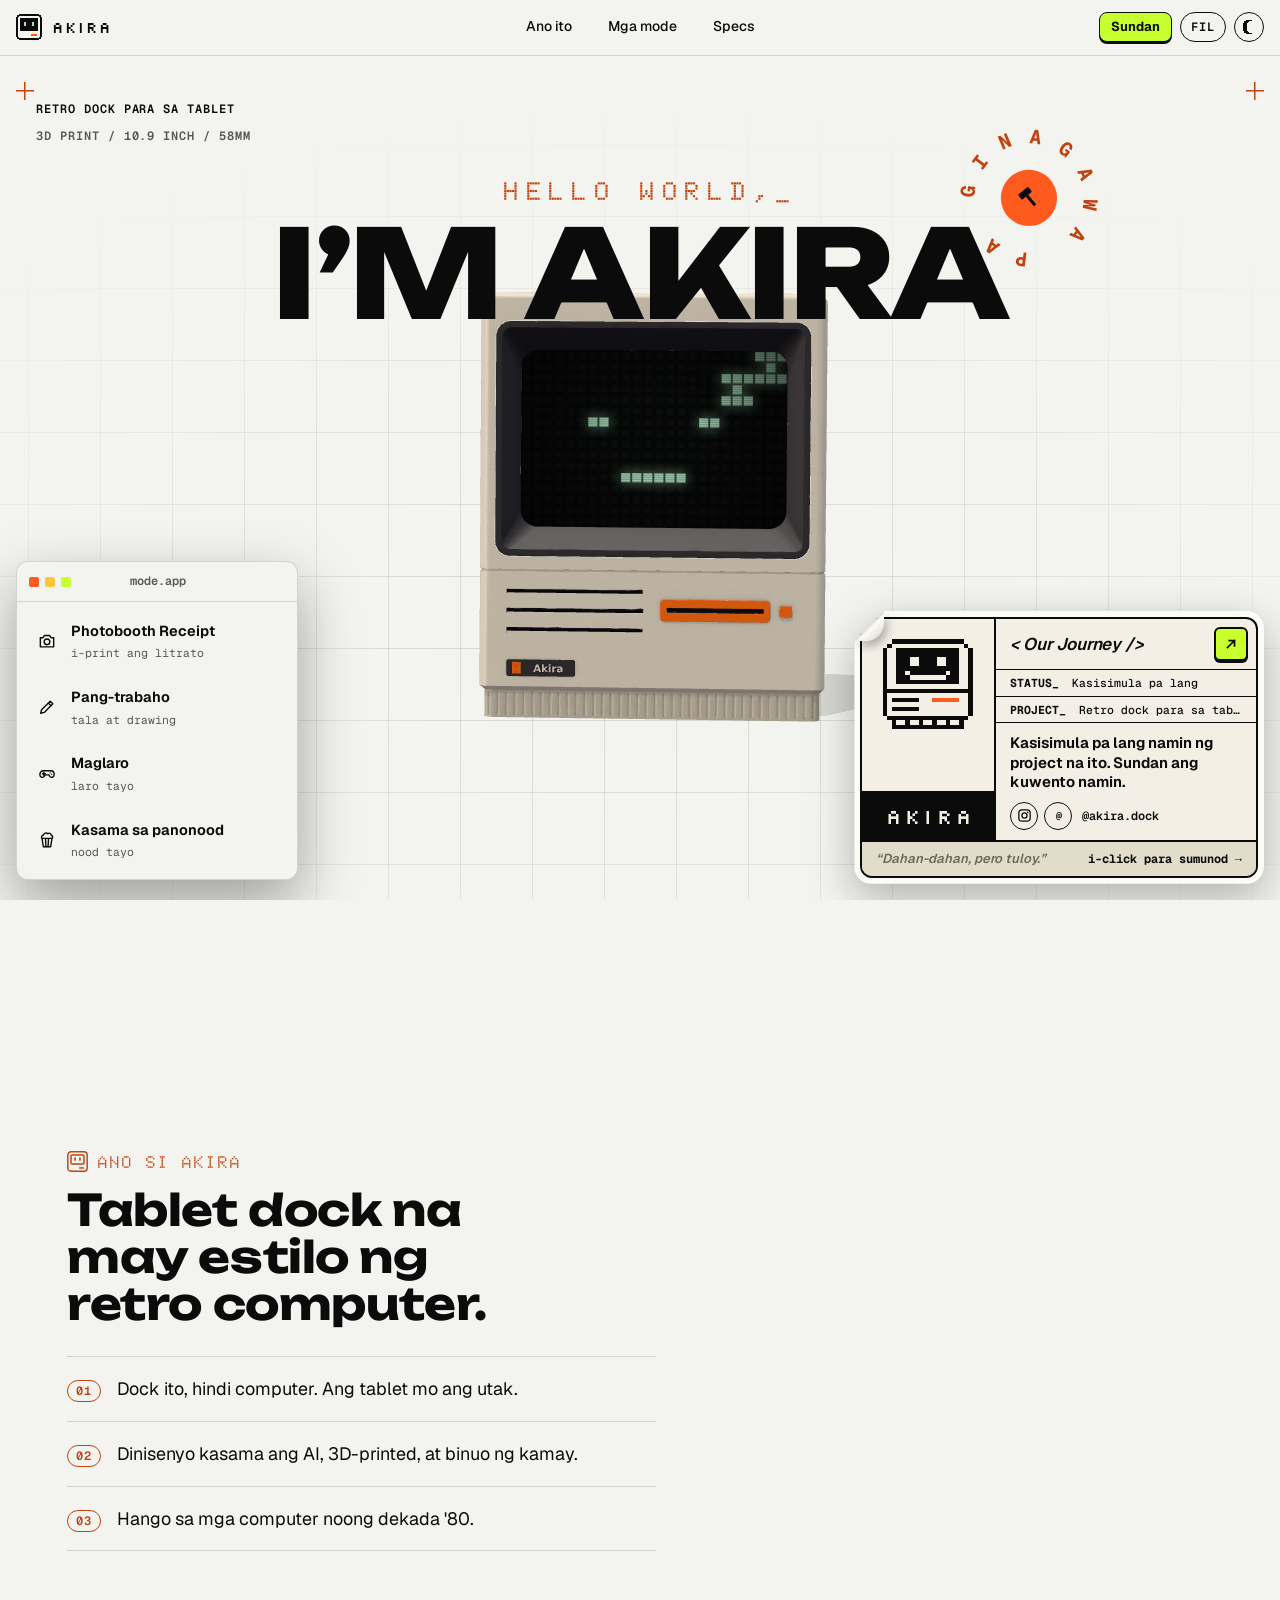
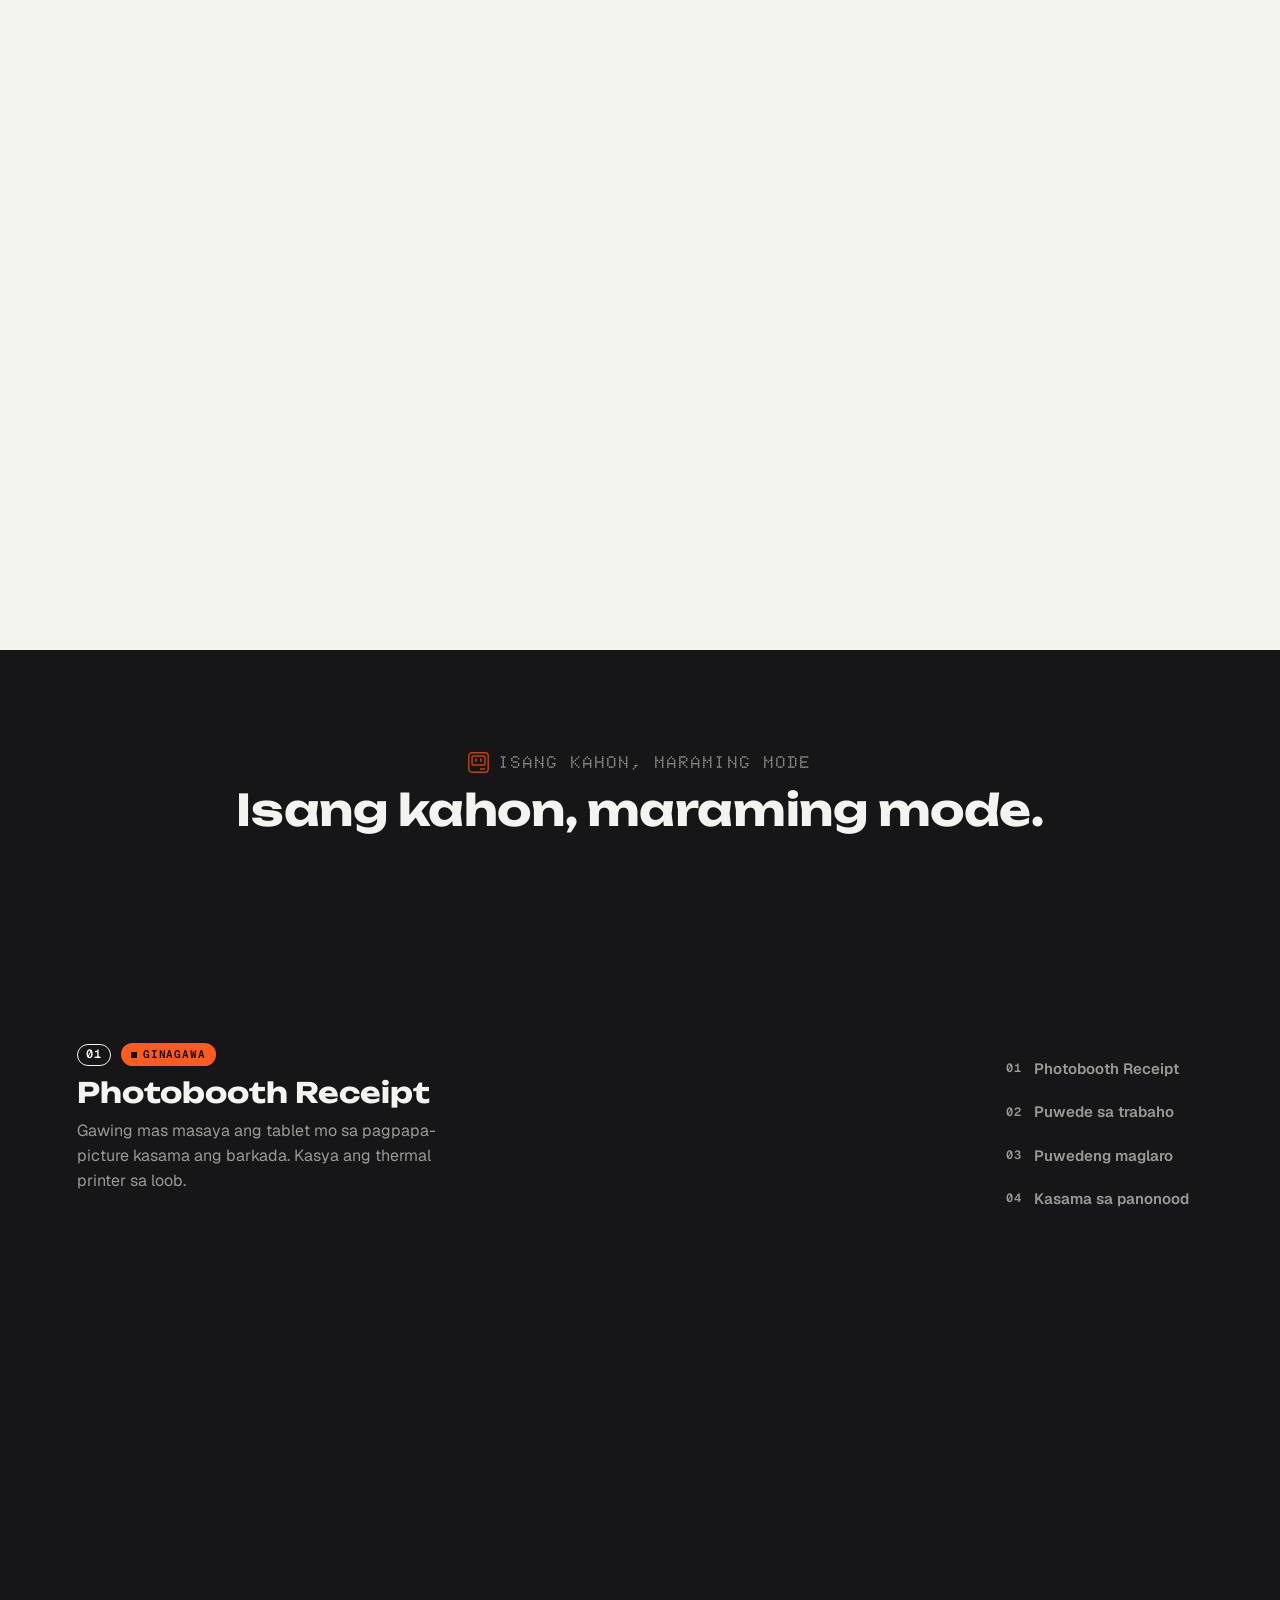
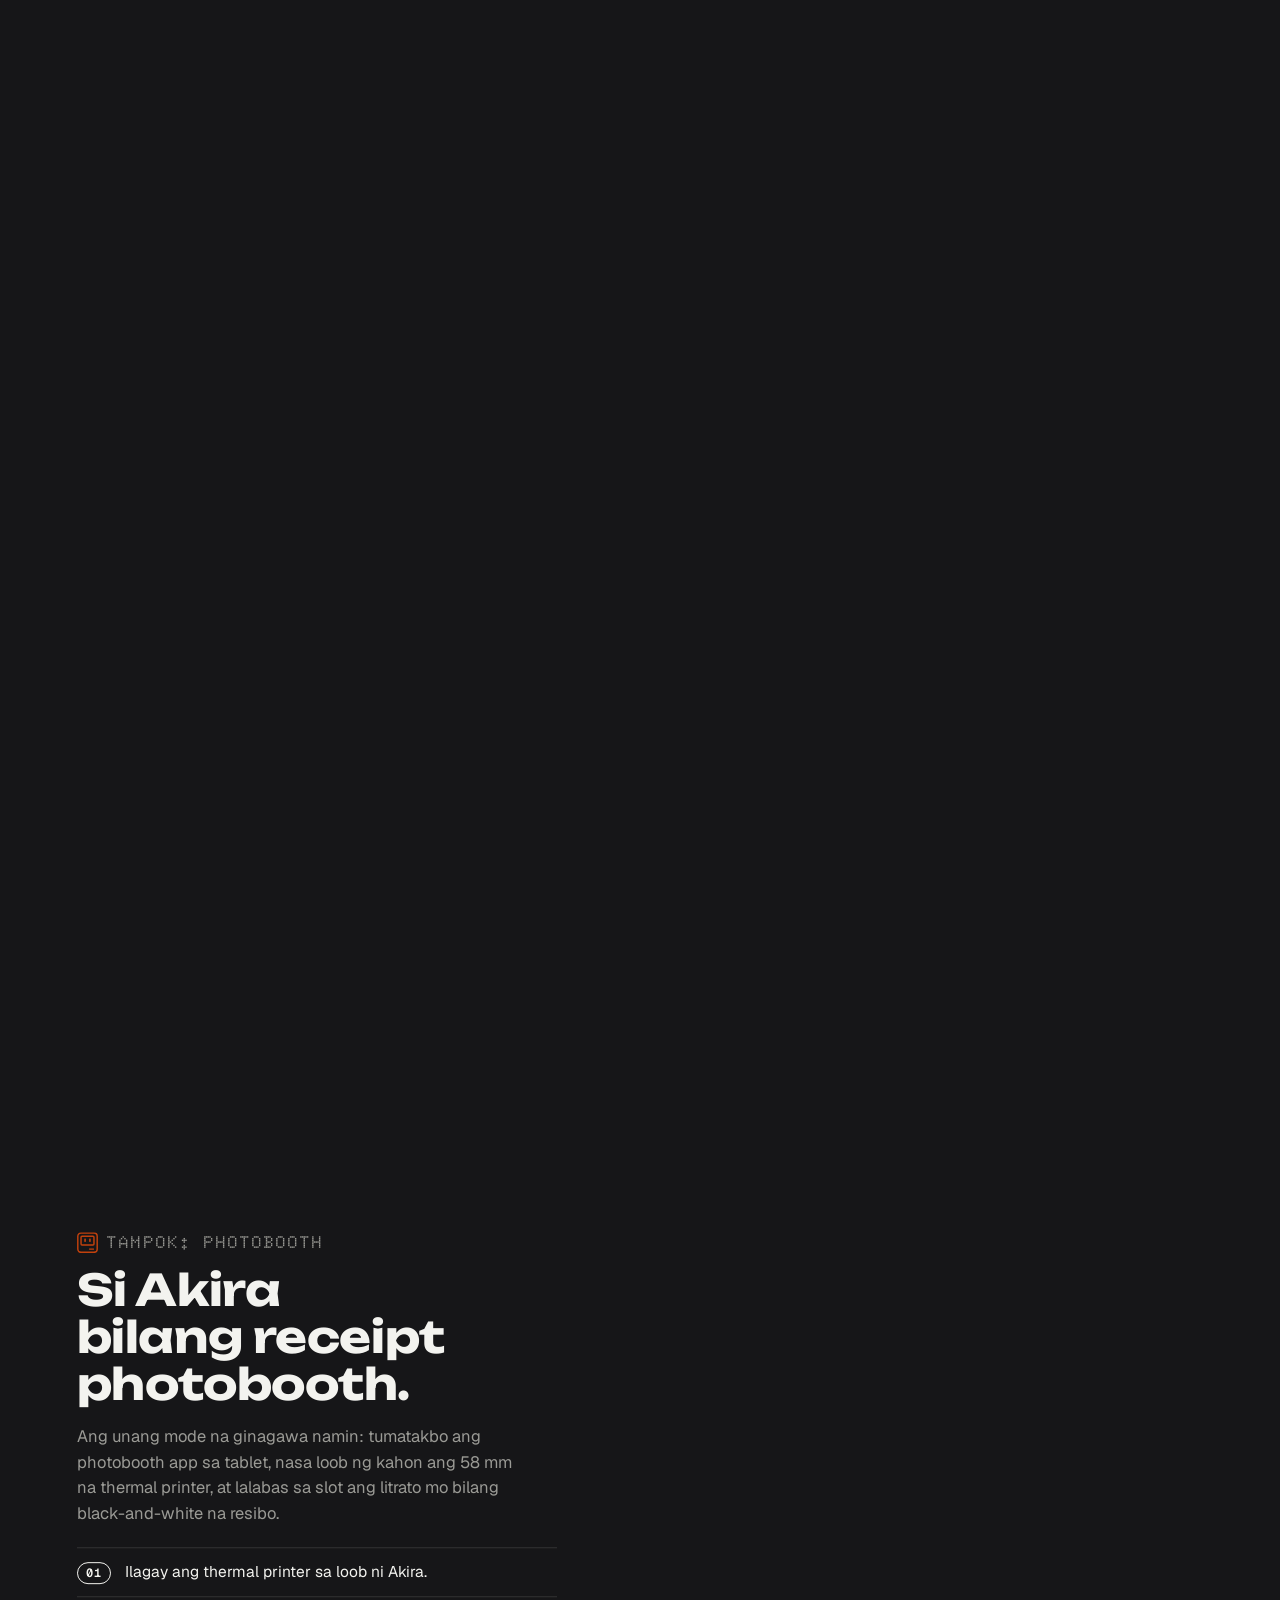
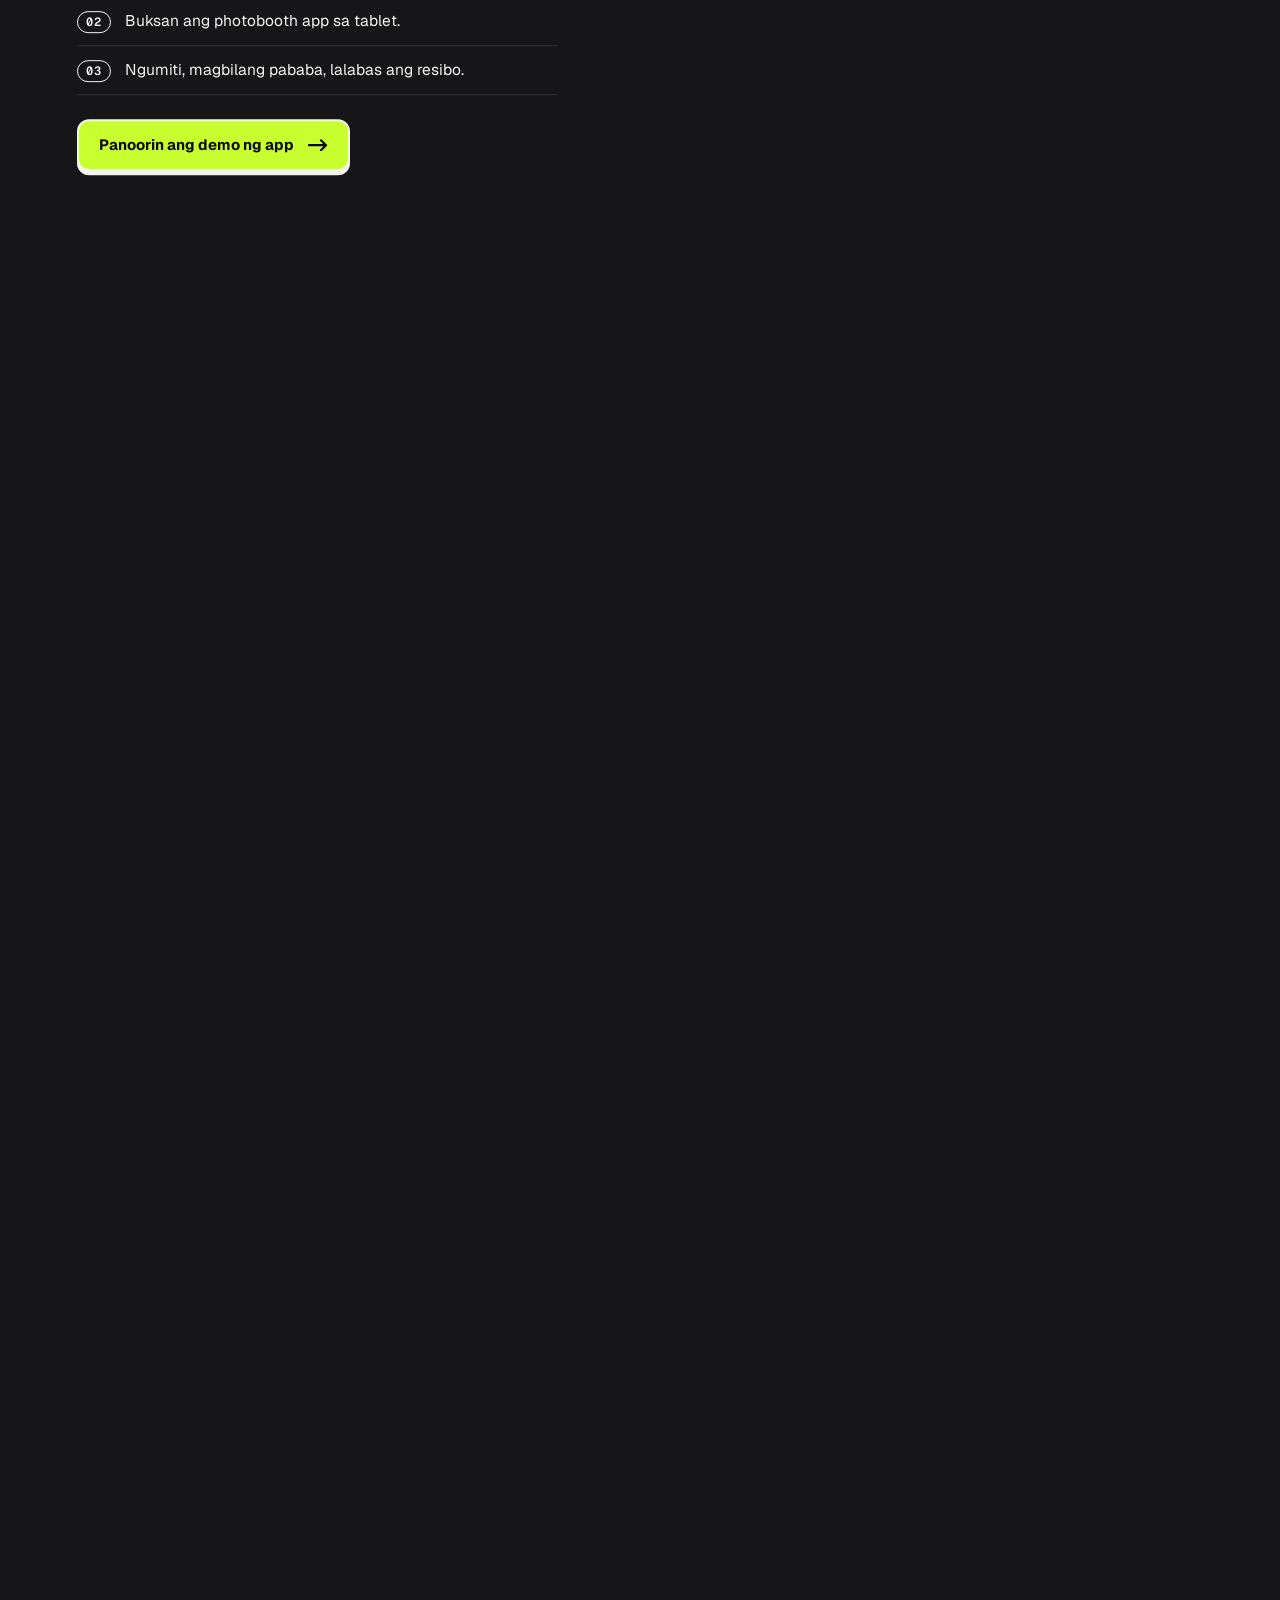
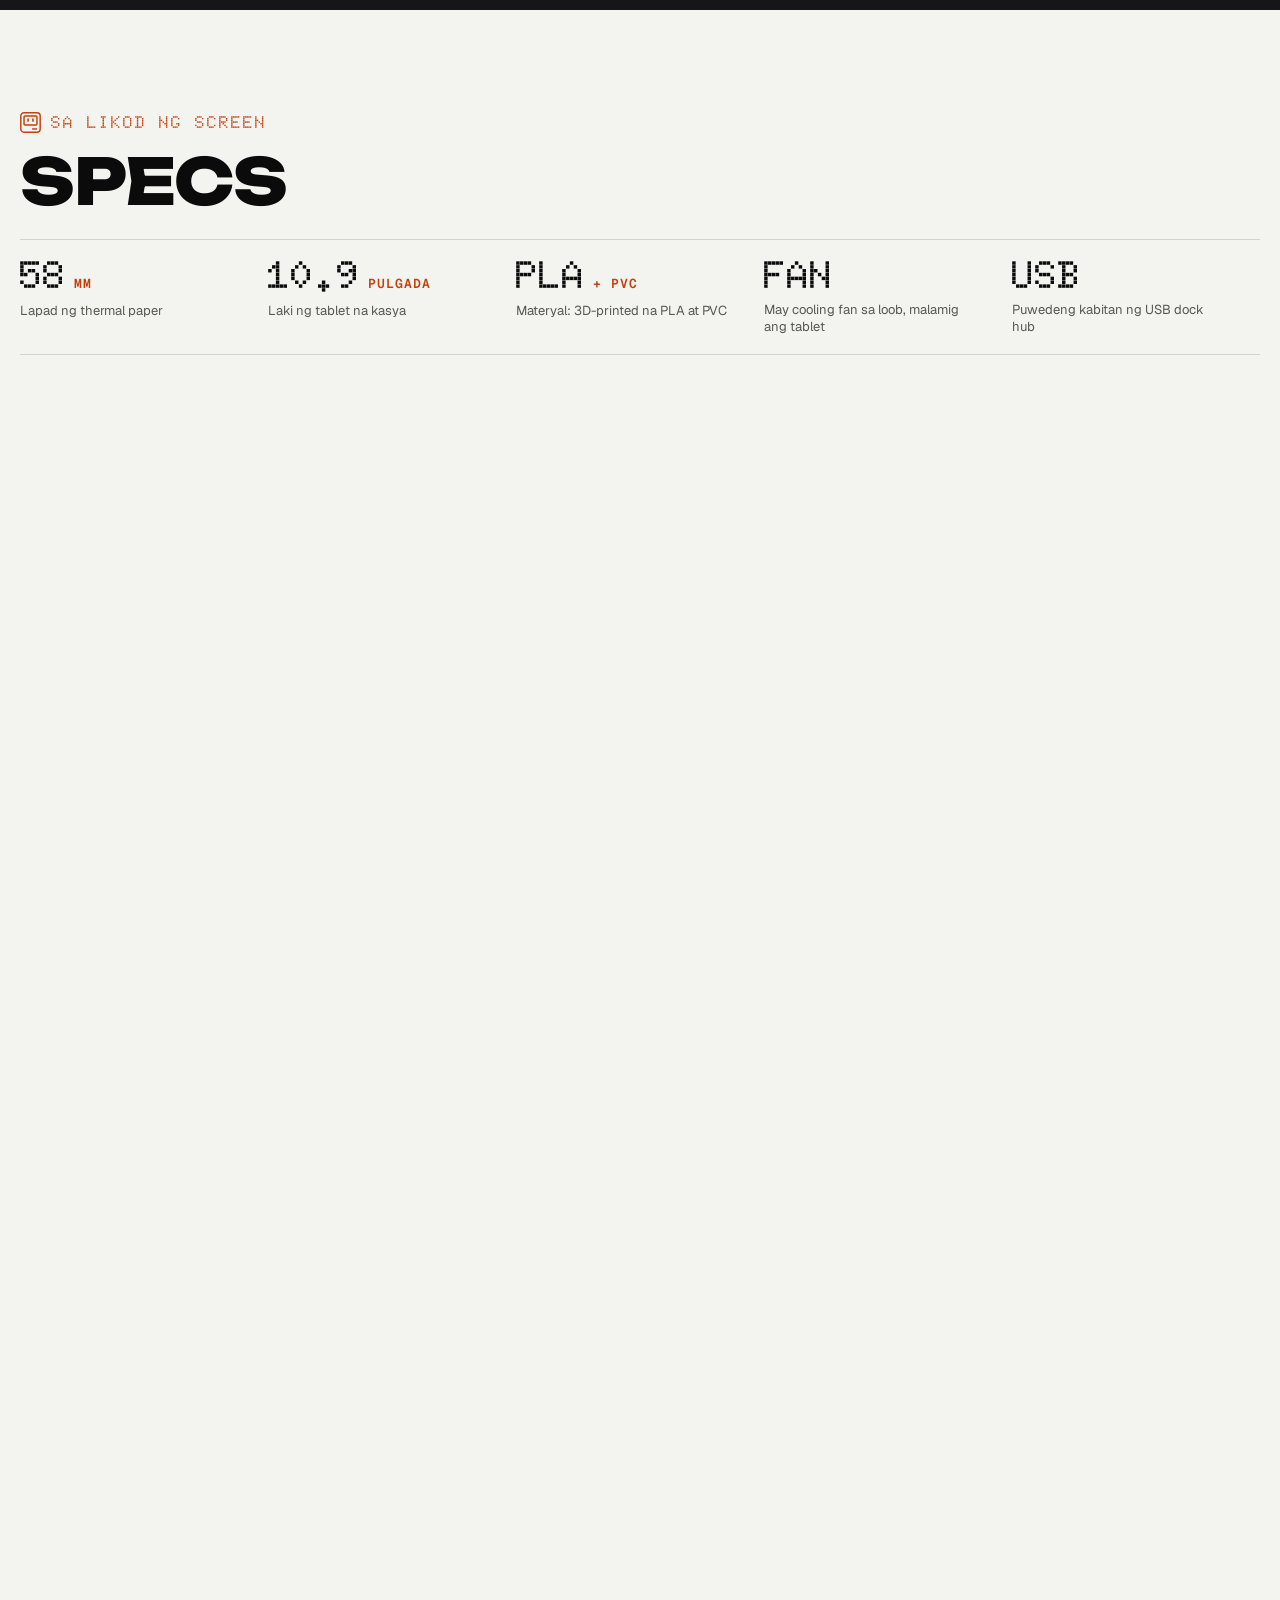
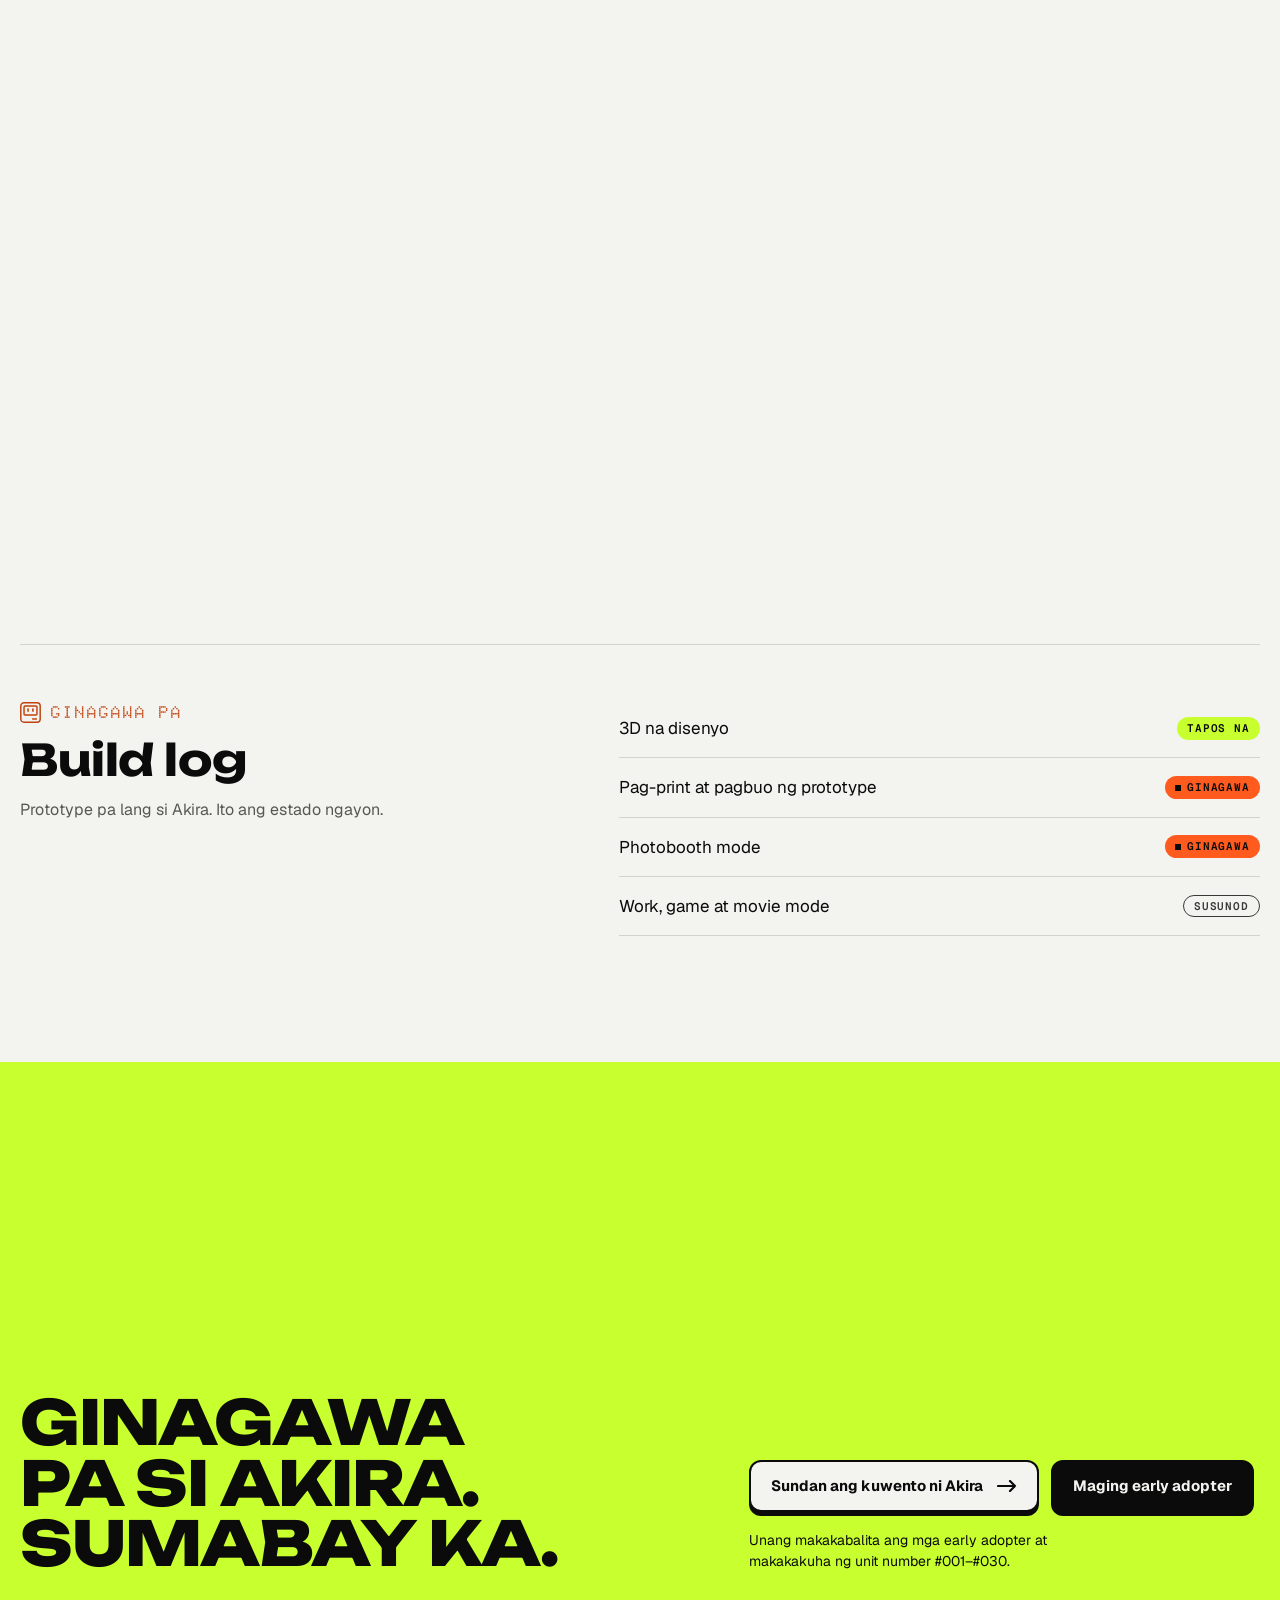
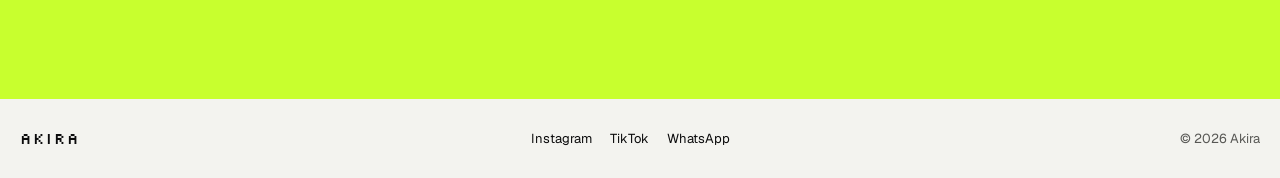
<file: fil/index.html>
<!DOCTYPE html><html lang="fil" dir="ltr" data-theme="dark"><head><meta charset="utf-8"><meta name="viewport" content="width=device-width, initial-scale=1, viewport-fit=cover"><title>Akira, retro dock para sa tablet</title><meta name="description" content="Ginagawang receipt photobooth, pang-trabaho, game screen o kasama sa panonood ng Akira ang tablet mong nakatengga. Isang 3D-printed na dock na parang computer noong dekada '80, ginagawa pa lang."><meta name="theme-color" content="#0B0B0C"><script>
      // Theme before first paint: the visitor's choice, else the system setting (toggle in Landing.astro).
      (() => {
        let theme = null;
        try {
          theme = localStorage.getItem("ak-theme");
        } catch {}
        if (theme !== "light" && theme !== "dark") {
          theme = matchMedia("(prefers-color-scheme: light)").matches ? "light" : "dark";
        }
        const root = document.documentElement;
        root.dataset.theme = theme;
        const meta = document.querySelector('meta[name="theme-color"]');
        const sync = () => meta?.setAttribute("content", root.dataset.theme === "light" ? "#F3F3EF" : "#0B0B0C");
        sync();
        new MutationObserver(sync).observe(root, { attributes: true, attributeFilter: ["data-theme"] });
      })();
    </script><meta property="og:type" content="website"><meta property="og:locale" content="fil_PH"><meta property="og:title" content="Akira, retro dock para sa tablet"><meta property="og:description" content="Ginagawang receipt photobooth, pang-trabaho, game screen o kasama sa panonood ng Akira ang tablet mong nakatengga. Isang 3D-printed na dock na parang computer noong dekada '80, ginagawa pa lang."><meta property="og:image" content="https://yamustofa.github.io/akira-dock/og.jpg"><meta property="og:image:type" content="image/jpeg"><meta property="og:image:width" content="1200"><meta property="og:image:height" content="630"><meta property="og:image:alt" content="Akira, isang cream na kahon na parang lumang computer na may nakangiting pixel na mukha"><meta name="twitter:card" content="summary_large_image"><link rel="icon" href="../favicon.svg" type="image/svg+xml"><link rel="stylesheet" href="../assets/Landing.Bui8DxaV.css"></head><body><style>astro-island,astro-slot,astro-static-slot{display:contents}</style><script>(function(){let e=async e=>{await(await e())()};(self.Astro||(self.Astro={})).only=e,window.dispatchEvent(new Event(`astro:only`))})();</script><script>(function(){function e(t){"@babel/helpers - typeof";return e=typeof Symbol==`function`&&typeof Symbol.iterator==`symbol`?function(e){return typeof e}:function(e){return e&&typeof Symbol==`function`&&e.constructor===Symbol&&e!==Symbol.prototype?`symbol`:typeof e},e(t)}function t(t,n){if(e(t)!=`object`||!t)return t;var r=t[Symbol.toPrimitive];if(r!==void 0){var i=r.call(t,n||`default`);if(e(i)!=`object`)return i;throw TypeError(`@@toPrimitive must return a primitive value.`)}return(n===`string`?String:Number)(t)}function n(n){var r=t(n,`string`);return e(r)==`symbol`?r:r+``}function r(e,t,r){return(t=n(t))in e?Object.defineProperty(e,t,{value:r,enumerable:!0,configurable:!0,writable:!0}):e[t]=r,e}let i=/* @__PURE__ */ new Set([`__proto__`,`constructor`,`prototype`]);{let e={0:e=>a(e),1:e=>n(e),2:e=>new RegExp(e),3:e=>new Date(e),4:e=>new Map(n(e)),5:e=>new Set(n(e)),6:e=>BigInt(e),7:e=>new URL(e),8:e=>new Uint8Array(e),9:e=>new Uint16Array(e),10:e=>new Uint32Array(e),11:e=>1/0*e},t=t=>{let[n,r]=t;return n in e?e[n](r):void 0},n=e=>e.map(t),a=e=>typeof e!=`object`||!e?e:Object.fromEntries(Object.entries(e).map(([e,n])=>[e,t(n)]));class o extends HTMLElement{constructor(...e){super(...e),r(this,`Component`,void 0),r(this,`hydrator`,void 0),r(this,`hydrate`,async()=>{var e;if(!this.hydrator||!this.isConnected)return;let t=(e=this.parentElement)==null?void 0:e.closest(`astro-island[ssr]`);if(t){t.addEventListener(`astro:hydrate`,this.hydrate,{once:!0});return}let n=this.querySelectorAll(`astro-slot`),r={},i=this.querySelectorAll(`template[data-astro-template]`);for(let e of i){let t=e.closest(this.tagName);t!=null&&t.isSameNode(this)&&(r[e.getAttribute(`data-astro-template`)||`default`]=e.innerHTML,e.remove())}for(let e of n){let t=e.closest(this.tagName);t!=null&&t.isSameNode(this)&&(r[e.getAttribute(`name`)||`default`]=e.innerHTML)}let o;try{o=this.hasAttribute(`props`)?a(JSON.parse(this.getAttribute(`props`))):{}}catch(e){let t=this.getAttribute(`component-url`)||`<unknown>`,n=this.getAttribute(`component-export`);throw n&&(t+=` (export ${n})`),console.error(`[hydrate] Error parsing props for component ${t}`,this.getAttribute(`props`),e),e}await this.hydrator(this)(this.Component,o,r,{client:this.getAttribute(`client`)}),this.removeAttribute(`ssr`),this.dispatchEvent(new CustomEvent(`astro:hydrate`))}),r(this,`unmount`,()=>{this.isConnected||this.dispatchEvent(new CustomEvent(`astro:unmount`))})}disconnectedCallback(){document.removeEventListener(`astro:after-swap`,this.unmount),document.addEventListener(`astro:after-swap`,this.unmount,{once:!0})}connectedCallback(){if(!this.hasAttribute(`await-children`)||document.readyState===`interactive`||document.readyState===`complete`)this.childrenConnectedCallback();else{let e=()=>{document.removeEventListener(`DOMContentLoaded`,e),t.disconnect(),this.childrenConnectedCallback()},t=new MutationObserver(()=>{var t;((t=this.lastChild)==null?void 0:t.nodeType)===Node.COMMENT_NODE&&this.lastChild.nodeValue===`astro:end`&&(this.lastChild.remove(),e())});t.observe(this,{childList:!0}),document.addEventListener(`DOMContentLoaded`,e)}}async childrenConnectedCallback(){let e=this.getAttribute(`before-hydration-url`);e&&await import(e),this.start()}getRetryImportUrl(e){let t=new URL(e,document.baseURI);return t.searchParams.set(`astro-retry`,Date.now().toString()),t.toString()}async importWithRetry(e){try{return await import(e)}catch(t){return await new Promise(e=>setTimeout(e,1e3)),import(this.getRetryImportUrl(e))}}handleHydrationError(e){let t=this.getAttribute(`component-url`),n=new CustomEvent(`astro:hydration-error`,{cancelable:!0,bubbles:!0,composed:!0,detail:{error:e,componentUrl:t}});this.dispatchEvent(n)&&console.error(`[astro-island] Error hydrating ${t}`,e)}async start(){let e=JSON.parse(this.getAttribute(`opts`)),t=this.getAttribute(`client`);if(Astro[t]===void 0)window.addEventListener(`astro:${t}`,()=>this.start(),{once:!0});else try{await Astro[t](async()=>{let e=this.getAttribute(`renderer-url`);try{let[t,{default:n}]=await Promise.all([this.importWithRetry(this.getAttribute(`component-url`)),e?this.importWithRetry(e):Promise.resolve({default:()=>()=>{}})]),r=this.getAttribute(`component-export`)||`default`;if(r.includes(`.`)){this.Component=t;for(let e of r.split(`.`)){if(i.has(e)||!this.Component||typeof this.Component!=`object`&&typeof this.Component!=`function`||!Object.hasOwn(this.Component,e))throw Error(`Invalid component export path: ${r}`);this.Component=this.Component[e]}}else{if(i.has(r))throw Error(`Invalid component export path: ${r}`);this.Component=t[r]}return this.hydrator=n,this.hydrate}catch(e){return this.handleHydrationError(e),()=>{}}},e,this)}catch(e){this.handleHydrationError(e)}}attributeChangedCallback(){this.hydrate()}}r(o,`observedAttributes`,[`props`]),customElements.get(`astro-island`)||customElements.define(`astro-island`,o)}})();</script><astro-island uid="YKW4y" component-url="../assets/AkiraStage.Di0kBW-f.js" component-export="default" renderer-url="../assets/client.C5KXvosb.js" props="{}" ssr client="only" opts="{&quot;name&quot;:&quot;AkiraStage&quot;,&quot;value&quot;:&quot;react&quot;}"></astro-island><header class="ak-head"><a class="ak-brand" href="#hero" aria-label="Akira, bumalik sa itaas"><svg viewBox="0 0 13 13" shape-rendering="crispEdges" aria-hidden="true"><rect x="0.5" y="0.5" width="12" height="12" rx="2" fill="none" stroke="currentColor"></rect><rect class="ak-brand-screen" x="2" y="2" width="9" height="6.5"></rect><rect class="ak-brand-eye" x="4" y="4" width="1" height="2"></rect><rect class="ak-brand-eye" x="8" y="4" width="1" height="2"></rect><rect class="ak-brand-slot" x="7.5" y="10" width="3" height="1"></rect></svg><span>AKIRA</span></a><nav class="ak-nav" aria-label="Pangunahin"><a href="#apa">Ano ito</a><a href="#mode">Mga mode</a><a href="#spek">Specs</a></nav><div class="ak-tools"><a class="ak-follow" href="https://instagram.com/akira.dock" target="_blank" rel="noopener" data-track="nav_follow">Sundan</a><details class="ak-lang" data-lang-menu><summary aria-label="Wika">FIL</summary><ul><li><a href="../index.html" hreflang="id" lang="id" dir="ltr">Bahasa Indonesia</a></li><li><a href="../en/index.html" hreflang="en" lang="en" dir="ltr">English</a></li><li><a href="../ms/index.html" hreflang="ms" lang="ms" dir="ltr">Bahasa Melayu</a></li><li><a href="../fil/index.html" hreflang="fil" lang="fil" dir="ltr" aria-current="page">Filipino</a></li><li><a href="../th/index.html" hreflang="th" lang="th" dir="ltr">ไทย</a></li><li><a href="../vi/index.html" hreflang="vi" lang="vi" dir="ltr">Tiếng Việt</a></li><li><a href="../zh/index.html" hreflang="zh-Hans" lang="zh-Hans" dir="ltr">简体中文</a></li><li><a href="../ar/index.html" hreflang="ar" lang="ar" dir="rtl">العربية</a></li></ul></details><button class="ak-theme" type="button" aria-label="Lumipat sa light mode" data-theme-toggle data-label-light="Lumipat sa light mode" data-label-dark="Lumipat sa dark mode"><svg class="ak-theme-sun" viewBox="0 0 16 16" shape-rendering="crispEdges" aria-hidden="true"><rect x="6" y="6" width="4" height="4" fill="currentColor"></rect><rect x="7" y="1" width="2" height="2" fill="currentColor"></rect><rect x="7" y="13" width="2" height="2" fill="currentColor"></rect><rect x="1" y="7" width="2" height="2" fill="currentColor"></rect><rect x="13" y="7" width="2" height="2" fill="currentColor"></rect><rect x="3" y="3" width="2" height="2" fill="currentColor"></rect><rect x="11" y="3" width="2" height="2" fill="currentColor"></rect><rect x="3" y="11" width="2" height="2" fill="currentColor"></rect><rect x="11" y="11" width="2" height="2" fill="currentColor"></rect></svg><svg class="ak-theme-moon" viewBox="0 0 16 16" shape-rendering="crispEdges" aria-hidden="true"><path d="M5 1h6v1H8v1H7v1H6v8h1v1h1v1h3v1H5v-1H3v-2H2V4h1V2h2z" fill="currentColor"></path></svg></button></div></header><main><section id="hero" class="ak-hero" aria-labelledby="hero-title"><div class="ak-grid" aria-hidden="true"></div><img class="ak-poster" src="../poster/akira.webp" alt="" width="880" height="1084" loading="lazy" data-poster><div class="ak-boot" aria-hidden="true" data-boot data-label-load="Nilo-load si Akira" data-label-boot="Binubuhay"><span class="ak-boot-label" data-boot-label>Nilo-load si Akira</span><span class="ak-boot-bar"><i></i></span><span class="ak-boot-pct" data-boot-pct></span></div><noscript><style>
          .ak-boot { display: none; } .ak-poster { display: block; } .ak-typed i { visibility: visible; }
        </style></noscript><span class="ak-cross ak-cross--tl" aria-hidden="true"></span><span class="ak-cross ak-cross--tr" aria-hidden="true"></span><div class="ak-hero-meta"><p class="ak-hero-eyebrow">Retro dock para sa tablet</p><span aria-hidden="true">3D PRINT / 10.9 inch / 58MM</span></div><div class="ak-hero-copy"><h1 class="ak-title" id="hero-title" lang="en" dir="ltr"><span class="ak-hello"><span class="ak-sr">Hello world,</span><span class="ak-typed" aria-hidden="true" data-typed><span class="ak-caret">_</span><i>H</i><i>e</i><i>l</i><i>l</i><i>o</i><i> </i><i>w</i><i>o</i><i>r</i><i>l</i><i>d</i><i>,</i></span></span><span class="ak-name"><span class="ak-name-text">I’m Akira<svg class="ak-badge" viewBox="0 0 160 160" aria-hidden="true"><defs><path id="ak-badge-ring" d="M80 80m-58 0a58 58 0 1 1 116 0a58 58 0 1 1-116 0"></path></defs><g class="ak-badge-ring"><text><textPath href="#ak-badge-ring" textLength="318" lengthAdjust="spacing">GINAGAWA PA</textPath></text></g><circle cx="80" cy="80" r="30" class="ak-badge-dot"></circle><g transform="translate(80 80) rotate(-40) translate(-12 -12)" class="ak-badge-hammer"><rect x="5" y="2" width="14" height="7" rx="1.5"></rect><rect x="10.4" y="8.5" width="3.2" height="14" rx="1.4"></rect></g></svg></span></span></h1></div><div class="ak-hero-panels"><div class="ak-app" role="group" aria-label="Piliin ang mode ni Akira" data-mode-app><div class="ak-app-bar" aria-hidden="true"><i></i><i></i><i></i><span lang="en" dir="ltr">mode.app</span></div><div class="ak-app-list"><button class="ak-app-item" type="button" aria-pressed="false" data-app-mode="photobooth"><svg viewBox="0 0 24 24" aria-hidden="true"><path d="M4 8h3.2l1.8-2.6h6l1.8 2.6H20v11H4z"/><circle cx="12" cy="13" r="3.4"/></svg><span><b>Photobooth Receipt</b><small>i-print ang litrato</small></span></button><button class="ak-app-item" type="button" aria-pressed="false" data-app-mode="desk"><svg viewBox="0 0 24 24" aria-hidden="true"><path d="M4.5 19.5l1-4.2L15.8 5l3.2 3.2L8.7 18.5z"/><path d="M13.6 7.2l3.2 3.2"/></svg><span><b>Pang-trabaho</b><small>tala at drawing</small></span></button><button class="ak-app-item" type="button" aria-pressed="false" data-app-mode="game"><svg viewBox="0 0 24 24" aria-hidden="true"><path d="M7.5 8h9a4 4 0 0 1 4 4v1.2a2.8 2.8 0 0 1-5.1 1.6L14.3 13H9.7l-1.1 1.8A2.8 2.8 0 0 1 3.5 13.2V12a4 4 0 0 1 4-4z"/><path d="M8.2 9.8v3.6M6.4 11.6H10"/><path d="M15.8 10.6h.01M17.6 12.4h.01"/></svg><span><b>Maglaro</b><small>laro tayo</small></span></button><button class="ak-app-item" type="button" aria-pressed="false" data-app-mode="watch"><svg viewBox="0 0 24 24" aria-hidden="true"><path d="M6 10l1.6 10h8.8L18 10z"/><path d="M6 10a2.4 2.4 0 0 1 1.8-4 3 3 0 0 1 5-1.6 2.6 2.6 0 0 1 4.2 1.6A2.4 2.4 0 0 1 18 10"/><path d="M10.2 10.4l.5 9.4M13.8 10.4l-.5 9.4"/></svg><span><b>Kasama sa panonood</b><small>nood tayo</small></span></button></div></div><div class="ak-sticker" data-sticker><div class="ak-sticker-face" data-sticker-face><div class="ak-card"><div class="ak-card-art"><svg viewBox="-2 -1 24 22" shape-rendering="crispEdges" aria-hidden="true"><rect x="2" y="0" width="16" height="1"></rect><rect x="1" y="1" width="1" height="1"></rect><rect x="18" y="1" width="1" height="1"></rect><rect x="0" y="2" width="1" height="1"></rect><rect x="3" y="2" width="14" height="1"></rect><rect x="19" y="2" width="1" height="1"></rect><rect x="0" y="3" width="1" height="1"></rect><rect x="3" y="3" width="14" height="1"></rect><rect x="19" y="3" width="1" height="1"></rect><rect x="0" y="4" width="1" height="1"></rect><rect x="3" y="4" width="3" height="1"></rect><rect x="8" y="4" width="4" height="1"></rect><rect x="14" y="4" width="3" height="1"></rect><rect x="19" y="4" width="1" height="1"></rect><rect x="0" y="5" width="1" height="1"></rect><rect x="3" y="5" width="3" height="1"></rect><rect x="8" y="5" width="4" height="1"></rect><rect x="14" y="5" width="3" height="1"></rect><rect x="19" y="5" width="1" height="1"></rect><rect x="0" y="6" width="1" height="1"></rect><rect x="3" y="6" width="14" height="1"></rect><rect x="19" y="6" width="1" height="1"></rect><rect x="0" y="7" width="1" height="1"></rect><rect x="3" y="7" width="2" height="1"></rect><rect x="6" y="7" width="8" height="1"></rect><rect x="15" y="7" width="2" height="1"></rect><rect x="19" y="7" width="1" height="1"></rect><rect x="0" y="8" width="1" height="1"></rect><rect x="3" y="8" width="3" height="1"></rect><rect x="14" y="8" width="3" height="1"></rect><rect x="19" y="8" width="1" height="1"></rect><rect x="0" y="9" width="1" height="1"></rect><rect x="3" y="9" width="14" height="1"></rect><rect x="19" y="9" width="1" height="1"></rect><rect x="0" y="10" width="1" height="1"></rect><rect x="19" y="10" width="1" height="1"></rect><rect x="0" y="11" width="20" height="1"></rect><rect x="0" y="12" width="1" height="1"></rect><rect x="19" y="12" width="1" height="1"></rect><rect x="0" y="13" width="1" height="1"></rect><rect x="2" y="13" width="6" height="1"></rect><rect x="11" y="13" width="6" height="1" class="is-orange"></rect><rect x="19" y="13" width="1" height="1"></rect><rect x="0" y="14" width="1" height="1"></rect><rect x="19" y="14" width="1" height="1"></rect><rect x="0" y="15" width="1" height="1"></rect><rect x="2" y="15" width="6" height="1"></rect><rect x="19" y="15" width="1" height="1"></rect><rect x="0" y="16" width="1" height="1"></rect><rect x="19" y="16" width="1" height="1"></rect><rect x="1" y="17" width="18" height="1"></rect><rect x="2" y="18" width="1" height="1"></rect><rect x="5" y="18" width="1" height="1"></rect><rect x="8" y="18" width="1" height="1"></rect><rect x="11" y="18" width="1" height="1"></rect><rect x="14" y="18" width="1" height="1"></rect><rect x="17" y="18" width="1" height="1"></rect><rect x="2" y="19" width="16" height="1"></rect></svg><span class="ak-card-word" aria-hidden="true">AKIRA</span></div><div class="ak-card-main"><div class="ak-card-head"><span class="ak-card-tag" lang="en" dir="ltr">&lt; Our Journey /&gt;</span><a class="ak-card-go" href="https://instagram.com/akira.dock" target="_blank" rel="noopener" aria-label="i-click para sumunod" data-track="hero_card"><svg viewBox="0 0 16 16" aria-hidden="true"><path d="M4 12L12 4M6 4h6v6" fill="none" stroke="currentColor" stroke-width="2" stroke-linecap="square"></path></svg></a></div><p class="ak-card-row"><b lang="en" dir="ltr">STATUS_</b> Kasisimula pa lang</p><p class="ak-card-row ak-card-row--project"><b lang="en" dir="ltr">PROJECT_</b> Retro dock para sa tablet</p><p class="ak-card-lead">Kasisimula pa lang namin ng project na ito. Sundan ang kuwento namin.</p><div class="ak-card-social"><a href="https://instagram.com/akira.dock" target="_blank" rel="noopener" aria-label="Instagram" data-track="hero_card_instagram"><svg viewBox="0 0 24 24" aria-hidden="true"><rect x="4" y="4" width="16" height="16" rx="4.5" fill="none" stroke="currentColor" stroke-width="1.8"></rect><circle cx="12" cy="12" r="3.6" fill="none" stroke="currentColor" stroke-width="1.8"></circle><circle cx="16.6" cy="7.4" r="1.1" fill="currentColor"></circle></svg></a><a href="https://www.threads.com/@akira.dock" target="_blank" rel="noopener" aria-label="Threads" data-track="hero_card_threads"><svg viewBox="0 0 24 24" aria-hidden="true"><text x="12" y="16.5" text-anchor="middle" font-size="14" font-weight="700" fill="currentColor">@</text></svg></a><span lang="en" dir="ltr">@akira.dock</span></div></div><div class="ak-card-foot"><q>Dahan-dahan, pero tuloy.</q><a href="https://instagram.com/akira.dock" target="_blank" rel="noopener" data-track="hero_card_follow">i-click para sumunod <span aria-hidden="true">→</span></a></div></div></div><div class="ak-sticker-flap" aria-hidden="true"><div class="ak-sticker-back" data-sticker-back></div></div><span class="ak-sticker-grip" aria-hidden="true" data-sticker-grip></span></div></div></section><section id="apa" class="ak-what" aria-labelledby="apa-title"><div class="ak-what-inner"><p class="ak-eyebrow">ano si akira</p><h2 id="apa-title">Tablet dock na may estilo ng retro computer.</h2><ol class="ak-facts"><li><span class="ak-index" aria-hidden="true">01</span><span>Dock ito, hindi computer. Ang tablet mo ang utak.</span></li><li><span class="ak-index" aria-hidden="true">02</span><span>Dinisenyo kasama ang AI, 3D-printed, at binuo ng kamay.</span></li><li><span class="ak-index" aria-hidden="true">03</span><span>Hango sa mga computer noong dekada &#39;80.</span></li></ol></div></section><div class="ak-band"><section id="mode" class="ak-modes" aria-labelledby="mode-title"><div class="ak-modes-head"><p class="ak-eyebrow">isang kahon, maraming mode</p><h2 id="mode-title">Isang kahon, maraming mode.</h2></div><div class="ak-mode-cards"><article class="ak-mode" data-mode="photobooth" data-slot="0"><p class="ak-mode-meta"><span class="ak-index">01</span><span class="ak-status ak-status--doing">Ginagawa</span></p><h3>Photobooth Receipt</h3><p class="ak-mode-body">Gawing mas masaya ang tablet mo sa pagpapa-picture kasama ang barkada. Kasya ang thermal printer sa loob.</p></article><article class="ak-mode" data-mode="desk" data-slot="1"><p class="ak-mode-meta"><span class="ak-index">02</span><span class="ak-status ak-status--next">Susunod</span></p><h3>Puwede sa trabaho</h3><p class="ak-mode-body">Nagiging work device ang tablet mo na may dating ng lumang computer: magtala ng ideya, magsulat, at gumuhit.</p></article><article class="ak-mode" data-mode="game" data-slot="2"><p class="ak-mode-meta"><span class="ak-index">03</span><span class="ak-status ak-status--next">Susunod</span></p><h3>Puwedeng maglaro</h3><p class="ak-mode-body">Ikonekta ang Bluetooth controller at maglaro ng retro games kasama si Akira.</p></article><article class="ak-mode" data-mode="watch" data-slot="3"><p class="ak-mode-meta"><span class="ak-index">04</span><span class="ak-status ak-status--next">Susunod</span></p><h3>Kasama sa panonood</h3><p class="ak-mode-body">Mag-play ng video, manood ng pelikula at makinig ng podcast kasama si Akira.</p></article></div><ol class="ak-mode-list" aria-hidden="true"><li data-mode-step><span>01</span>Photobooth Receipt</li><li data-mode-step><span>02</span>Puwede sa trabaho</li><li data-mode-step><span>03</span>Puwedeng maglaro</li><li data-mode-step><span>04</span>Kasama sa panonood</li></ol></section><section id="struk" class="ak-receipt" aria-labelledby="struk-title" data-sample="halimbawa"><div class="ak-receipt-copy"><p class="ak-eyebrow">tampok: photobooth</p><h2 id="struk-title">Si Akira bilang receipt photobooth.</h2><p>Ang unang mode na ginagawa namin: tumatakbo ang photobooth app sa tablet, nasa loob ng kahon ang 58 mm na thermal printer, at lalabas sa slot ang litrato mo bilang black-and-white na resibo.</p><ol class="ak-receipt-steps"><li><span class="ak-index" aria-hidden="true">01</span><span>Ilagay ang thermal printer sa loob ni Akira.</span></li><li><span class="ak-index" aria-hidden="true">02</span><span>Buksan ang photobooth app sa tablet.</span></li><li><span class="ak-index" aria-hidden="true">03</span><span>Ngumiti, magbilang pababa, lalabas ang resibo.</span></li></ol><a class="ak-btn" href="https://instagram.com/<HANDLE>" target="_blank" rel="noopener" data-track="receipt_demo"><span>Panoorin ang demo ng app</span><svg class="ak-btn-arrow" viewBox="0 0 20 12" aria-hidden="true"><path d="M1 6h17M13 1l5 5-5 5" fill="none" stroke="currentColor" stroke-width="2.2" stroke-linecap="round" stroke-linejoin="round"></path></svg></a></div></section></div><section id="spek" class="ak-spec" aria-labelledby="spek-title"><div class="ak-spec-pin" data-spec-pin><div class="ak-wrap ak-spec-head"><p class="ak-eyebrow ak-eyebrow--dark">sa likod ng screen</p><h2 id="spek-title">Specs</h2></div><div class="ak-wrap ak-spec-numbers"><dl class="ak-spec-grid"><div class="ak-spec-item"><dt>Lapad ng thermal paper</dt><dd><span class="ak-spec-value">58</span><span class="ak-spec-unit">mm</span></dd></div><div class="ak-spec-item"><dt>Laki ng tablet na kasya</dt><dd><span class="ak-spec-value">10.9</span><span class="ak-spec-unit">pulgada</span></dd></div><div class="ak-spec-item"><dt>Materyal: 3D-printed na PLA at PVC</dt><dd><span class="ak-spec-value">PLA</span><span class="ak-spec-unit">+ PVC</span></dd></div><div class="ak-spec-item"><dt>May cooling fan sa loob, malamig ang tablet</dt><dd><span class="ak-spec-value">FAN</span></dd></div><div class="ak-spec-item"><dt>Puwedeng kabitan ng USB dock hub</dt><dd><span class="ak-spec-value">USB</span></dd></div></dl></div><div class="ak-spec-stage" data-spec-stage aria-hidden="true"></div><ol class="ak-spec-parts" data-spec-parts></ol></div></section><section id="build" class="ak-build" aria-labelledby="build-title"><div class="ak-wrap ak-build-inner"><div><p class="ak-eyebrow ak-eyebrow--dark">ginagawa pa</p><h2 id="build-title">Build log</h2><p class="ak-build-lead">Prototype pa lang si Akira. Ito ang estado ngayon.</p></div><ul class="ak-build-log"><li><span>3D na disenyo</span><span class="ak-status ak-status--done">Tapos na</span></li><li><span>Pag-print at pagbuo ng prototype</span><span class="ak-status ak-status--doing">Ginagawa</span></li><li><span>Photobooth mode</span><span class="ak-status ak-status--doing">Ginagawa</span></li><li><span>Work, game at movie mode</span><span class="ak-status ak-status--next">Susunod</span></li></ul></div></section><section id="ikut" class="ak-cta" aria-labelledby="ikut-title"><div class="ak-wrap ak-cta-inner"><h2 id="ikut-title">Ginagawa pa si Akira. Sumabay ka.</h2><div><div class="ak-cta-stack"><div class="ak-cta-art" data-cta-art aria-hidden="true"><svg viewBox="0 0 330 400" preserveAspectRatio="xMidYMid meet"><path d="M7.33 261.04 L7.88 261.04 L8.65 261.03 L9.38 261.26 L10.17 261.19 L11.08 261.28 L12.19 261.04 L11.36 260.99 M8.08 365.99 L8.64 365.99 L9.06 365.99 L9.84 365.98 L10.71 366.00 L11.48 365.99 L12.39 365.99 L13.26 365.99 L14.12 365.98 L14.98 365.98 L13.26 365.99 M8.38 12.25 L9.15 11.21 L10.05 10.47 L8.38 12.25 M8.65 258.97 L9.37 258.74 L11.08 258.72 L12.20 258.96 L9.59 259.01 L8.65 258.97 M9.47 260.94 L9.70 260.98 L10.15 261.00 L10.85 261.00 L11.66 261.00 L12.60 261.00 L13.35 261.00 L14.22 261.00 L15.88 261.00 L17.56 261.00 L28.40 261.00 L32.01 261.00 L37.96 261.00 L38.81 261.00 L43.06 261.00 L47.20 261.00 L51.56 261.00 L60.06 261.00 L61.97 261.00 L66.33 261.00 L74.93 261.00 L83.33 261.00 L87.26 261.00 L92.36 261.00 L104.26 261.00 L105.96 261.00 L109.25 261.00 L114.88 261.00 L122.11 261.00 L122.96 261.00 L123.81 261.00 L124.66 261.00 L132.44 261.00 L144.63 261.00 L149.20 261.00 L154.20 261.00 L160.36 261.00 L161.21 261.00 L165.46 261.00 L172.05 261.00 L176.51 261.00 L177.36 261.00 L185.86 261.00 L191.81 261.00 L204.56 261.00 L205.41 261.00 L210.56 261.00 L231.04 261.00 L244.93 261.00 L254.10 261.00 L262.73 261.00 L273.83 261.00 L282.76 261.00 L285.31 261.00 L290.20 261.00 L294.66 261.00 L295.51 261.00 L300.66 261.00 L306.56 261.00 L311.66 261.00 L313.35 261.00 L315.01 261.00 L316.71 261.00 L318.37 261.00 L319.87 261.00 M9.72 259.04 L10.14 259.05 L10.85 259.10 L10.05 259.00 L11.73 259.01 L12.63 259.04 L13.42 259.01 L14.25 259.06 L15.87 259.04 L14.26 259.01 L13.42 259.01 M11.07 244.16 L11.59 243.31 L12.55 241.61 L11.07 244.16 M12.19 261.04 L12.61 261.13 L13.99 261.03 L15.85 261.12 L18.41 261.07 L25.21 261.07 L27.76 261.07 L32.01 261.07 L37.11 261.07 L38.81 261.07 L42.21 261.07 L43.06 261.07 L43.91 261.07 L44.76 261.07 L46.46 261.07 L47.31 261.07 L48.16 261.07 L49.01 261.07 L50.71 261.07 L54.11 261.07 L60.91 261.07 L61.76 261.07 L62.61 261.07 L64.31 261.07 L66.01 261.07 L67.71 261.07 L77.91 261.07 L78.76 261.07 L79.61 261.07 L80.46 261.07 L81.31 261.07 L82.16 261.07 L83.01 261.07 L83.86 261.07 L84.71 261.07 L85.56 261.07 L102.56 261.07 L107.66 261.07 L108.51 261.07 L109.36 261.07 L111.06 261.07 L111.91 261.07 L112.76 261.07 L115.31 261.07 L122.96 261.07 L123.81 261.07 L125.51 261.07 L128.06 261.07 L129.76 261.07 L130.61 261.07 L131.46 261.07 L132.31 261.07 L133.16 261.07 L134.01 261.07 L135.71 261.07 L136.56 261.07 L139.96 261.07 L147.61 261.07 L148.46 261.07 L149.31 261.07 L151.01 261.07 L151.86 261.07 L153.56 261.07 L154.41 261.07 L155.26 261.07 L166.31 261.07 L174.81 261.07 L187.56 261.07 L191.81 261.07 L202.86 261.07 L204.56 261.07 L206.26 261.07 L207.11 261.07 L209.66 261.07 L210.51 261.07 L211.36 261.07 L213.91 261.07 L215.61 261.07 L219.86 261.07 L226.66 261.07 L232.61 261.07 L233.46 261.07 L241.11 261.07 L244.51 261.07 L246.21 261.07 L247.91 261.07 L248.76 261.07 L249.61 261.07 L250.46 261.07 L251.31 261.07 L252.16 261.07 L253.86 261.07 L256.41 261.07 L258.11 261.07 L258.96 261.07 L259.81 261.07 L260.66 261.07 L261.51 261.07 L262.36 261.07 L263.21 261.07 L264.06 261.07 L264.91 261.07 L279.36 261.07 L283.61 261.07 L285.31 261.07 L288.71 261.07 L289.56 261.07 L290.41 261.07 L292.11 261.07 L293.81 261.07 L296.36 261.07 L298.06 261.07 L300.61 261.07 L302.31 261.07 L303.16 261.07 L304.01 261.07 L304.86 261.07 L305.71 261.07 L306.56 261.07 L307.41 261.07 L311.66 261.07 L314.21 261.12 L317.86 261.04 L320.24 261.10 L319.86 261.24 M12.20 258.96 L12.61 258.86 L13.24 258.94 L15.85 258.89 L16.70 258.92 L17.56 258.93 L27.76 258.93 L32.01 258.93 L32.86 258.93 L37.96 258.93 L43.91 258.93 L45.61 258.93 L47.31 258.93 L49.01 258.93 L50.71 258.93 L53.26 258.93 L54.96 258.93 L68.56 258.93 L78.76 258.93 L83.86 258.93 L90.66 258.93 L96.61 258.93 L97.46 258.93 L98.31 258.93 L100.01 258.93 L100.86 258.93 L101.71 258.93 L105.96 258.93 L111.06 258.93 L117.01 258.93 L121.26 258.93 L124.66 258.93 L125.51 258.93 L126.36 258.93 L127.21 258.93 L129.76 258.93 L131.46 258.93 L132.31 258.93 L134.01 258.93 L134.86 258.93 L139.96 258.93 L140.81 258.93 L145.06 258.93 L146.76 258.93 L151.86 258.93 L152.71 258.93 L154.41 258.93 L155.26 258.93 L156.11 258.93 L156.96 258.93 L157.81 258.93 L159.51 258.93 L161.21 258.93 L167.16 258.93 L173.11 258.93 L177.36 258.93 L179.06 258.93 L186.71 258.93 L196.91 258.93 L199.46 258.93 L200.31 258.93 L201.16 258.93 L202.01 258.93 L202.86 258.93 L203.71 258.93 L206.26 258.93 L213.91 258.93 L217.31 258.93 L218.16 258.93 L221.56 258.93 L228.36 258.93 L230.06 258.93 L231.76 258.93 L232.61 258.93 L233.46 258.93 L236.01 258.93 L237.71 258.93 L238.56 258.93 L245.36 258.93 L247.06 258.93 L251.31 258.93 L255.56 258.93 L256.41 258.93 L257.26 258.93 L264.06 258.93 L270.86 258.93 L275.96 258.93 L283.61 258.93 L284.46 258.93 L287.01 258.93 L287.86 258.93 L288.71 258.93 L290.41 258.93 L292.11 258.93 L292.96 258.93 L293.81 258.93 L294.66 258.93 L295.51 258.93 L296.36 258.93 L298.06 258.93 L300.61 258.93 L301.46 258.93 L312.51 258.93 L314.21 258.88 L316.05 258.97 L317.43 258.84 L318.47 258.92 L319.39 258.90 L320.24 258.90 L320.97 258.92 L321.63 258.84 L321.94 256.91 L322.20 255.21 M14.98 365.98 L15.84 365.98 L17.13 365.98 L42.85 365.98 L85.98 365.98 L161.53 365.98 L313.37 365.98 L314.23 365.98 L316.80 365.99 L317.86 365.99 L318.56 365.98 L319.44 365.99 L320.96 365.98 L320.66 365.91 M15.87 259.04 L16.71 259.04 L21.49 259.04 L28.61 259.04 L33.71 259.04 L35.41 259.04 L36.26 259.04 L38.38 259.04 L46.46 259.04 L54.11 259.04 L62.93 259.04 L67.71 259.04 L68.56 259.04 L72.81 259.04 L74.51 259.04 L77.59 259.04 L83.43 259.04 L93.53 259.04 L100.86 259.04 L105.11 259.04 L105.96 259.04 L106.81 259.04 L108.62 259.04 L111.91 259.04 L114.46 259.04 L116.16 259.04 L121.02 259.04 L129.33 259.04 L139.11 259.04 L139.96 259.04 L140.81 259.04 L142.72 259.04 L146.71 259.04 L150.16 259.04 L151.01 259.04 L152.71 259.04 L156.96 259.04 L160.73 259.04 L173.11 259.04 L177.36 259.04 L183.52 259.04 L191.38 259.04 L202.65 259.04 L212.63 259.04 L223.05 259.04 L232.82 259.04 L236.86 259.04 L237.71 259.04 L238.56 259.04 L239.41 259.04 L244.51 259.04 L246.21 259.04 L252.80 259.04 L260.18 259.04 L269.85 259.04 L276.81 259.04 L287.22 259.04 L297.00 259.04 L309.22 259.04 L313.36 259.04 L314.20 259.04 L315.03 259.04 L315.77 259.06 L316.10 259.13 L315.78 259.01 L315.03 259.04 M25.37 37.42 L26.89 35.96 L26.03 36.72 L25.37 37.42 L24.09 39.07 L23.16 40.69 L22.44 42.41 L21.92 44.45 L21.70 47.81 L21.70 68.87 L21.70 92.70 L21.70 158.57 L21.72 233.95 L21.93 235.61 L22.12 236.48 L22.64 238.14 L22.25 237.22 L21.93 235.61 M22.64 238.14 L23.85 240.56 L24.85 241.96 L25.64 242.87 L26.44 243.73 L24.85 241.96 M26.03 36.72 L29.55 34.22 L31.25 33.50 L32.95 32.95 L33.78 32.87 L34.59 32.76 L32.95 32.95 M26.91 244.08 L28.69 245.29 L29.56 245.78 L30.90 246.38 L32.06 246.76 L33.62 247.10 L35.42 247.30 L59.55 247.30 L119.31 247.30 L142.80 247.30 L158.05 247.30 L188.09 247.30 L233.62 247.30 L256.09 247.30 L272.03 247.30 L277.23 247.30 L294.64 247.30 L296.27 247.13 L298.90 246.45 L302.16 244.76 L304.01 243.27 L305.35 241.70 L306.38 240.16 L307.04 238.90 L307.61 237.38 L308.08 235.60 L308.28 233.94 L308.30 142.04 L308.30 66.08 L308.31 46.96 L308.21 45.28 L307.90 43.46 L307.22 41.54 L306.41 39.88 L305.54 38.54 L304.62 37.38 L303.16 35.98 L302.20 35.27 L301.20 34.63 L300.51 34.25 L299.18 33.66 L297.18 33.04 L295.06 32.73 L266.28 32.69 L235.16 32.69 L193.85 32.69 L114.83 32.69 L92.78 32.69 L69.67 32.69 L46.62 32.69 L34.59 32.76 M31.16 9.65 L32.86 10.39 L33.71 10.86 L31.16 9.65 M33.02 282.53 L33.02 281.61 L32.83 280.29 L32.86 276.87 L33.02 277.56 L33.06 277.80 L33.03 279.64 M32.83 280.29 L39.66 280.28 L43.06 280.28 L49.01 280.28 L52.41 280.28 L60.91 280.28 L61.76 280.28 L64.31 280.28 L69.41 280.28 L77.91 280.28 L81.31 280.28 L85.56 280.28 L88.11 280.28 L89.81 280.28 L93.21 280.28 L96.61 280.28 L98.31 280.28 L107.66 280.28 L114.46 280.28 L118.71 280.28 L129.76 280.28 L145.06 280.28 L156.11 280.28 L157.19 280.30 L156.96 280.62 L157.00 282.78 M33.01 317.47 L33.01 315.57 L32.83 315.28 L32.85 311.86 L33.00 312.49 L33.00 315.47 M32.83 315.28 L41.36 315.28 L43.91 315.28 L48.16 315.28 L53.26 315.28 L62.61 315.28 L66.86 315.28 L68.56 315.28 L70.26 315.28 L71.96 315.28 L72.81 315.28 L73.66 315.28 L75.36 315.28 L79.61 315.28 L84.71 315.28 L88.96 315.28 L93.21 315.28 L94.06 315.28 L95.76 315.28 L97.46 315.28 L98.31 315.28 L100.01 315.28 L100.86 315.28 L107.66 315.28 L117.86 315.28 L127.21 315.28 L122.11 316.11 L125.51 315.57 M147.61 298.40 L157.63 297.73 L151.86 297.85 L145.91 297.85 L122.96 297.85 L100.01 297.85 L96.61 297.85 L95.76 297.85 L52.41 297.85 L39.66 297.85 L33.71 297.85 L32.85 297.83 L33.00 298.03 L33.00 298.22 L32.85 297.83 L32.86 294.71 L33.06 295.21 L33.02 297.46 M95.00 341.68 L94.76 341.54 L94.46 341.43 L94.28 341.39 L94.10 341.33 L95.04 341.65 L95.86 342.74 L95.90 353.81 L95.77 355.52 L94.12 356.66 L71.11 356.65 L36.26 356.65 L34.54 356.65 L33.74 356.27 L32.98 354.71 L33.03 342.76 L34.47 341.35 L36.26 341.34 L61.17 341.34 L94.10 341.33 L89.65 341.35 L87.26 341.35 L84.29 341.35 L81.70 341.37 L79.80 341.37 L78.14 341.36 L76.61 341.35 L73.88 341.38 L71.85 341.35 L69.82 341.38 L67.46 341.35 L64.96 341.35 L63.62 341.35 L63.92 341.35 L62.76 341.35 L62.63 341.35 L60.56 341.35 L54.56 341.39 L50.36 341.35 L47.37 341.36 L45.44 341.38 L37.94 341.36 M33.03 343.03 L33.01 345.71 L33.04 348.81 L33.01 350.94 L33.00 352.96 L33.00 354.73 L33.09 355.24 L33.16 355.44 L33.31 355.72 L33.51 355.98 L33.82 356.26 L33.98 356.36 L34.10 356.42 L33.72 356.17 M33.72 341.83 L33.36 342.22 L33.28 342.47 L33.15 342.82 L33.03 343.30 L33.04 348.81 M54.02 341.60 L39.09 341.56 L34.70 341.62 L34.22 341.74 L33.86 341.98 L33.50 342.58 L33.26 343.18 L33.26 347.50 L33.29 351.37 M34.10 356.42 L34.49 356.58 L34.72 356.63 L34.88 356.62 L37.36 356.65 L38.24 356.63 L39.02 356.64 L43.36 356.60 L48.98 356.59 L53.12 356.56 M34.70 356.39 L44.96 356.38 L50.32 356.34 L56.90 356.39 L63.74 356.49 M38.26 354.37 L38.32 354.18 L38.26 354.37 L40.57 354.39 L46.45 354.37 L44.12 354.32 L41.48 354.32 L38.26 354.37 M38.31 354.19 L41.48 354.32 L42.50 354.27 L44.12 354.32 L46.34 354.27 L46.39 353.32 L46.45 354.37 L46.44 351.79 L46.44 350.03 L46.44 347.73 L46.49 343.62 L42.80 343.61 L38.26 343.63 L38.31 343.79 L38.54 343.73 L41.06 343.73 L43.70 343.73 L46.28 343.73 L46.34 346.18 L46.34 348.40 L46.34 350.48 L46.34 354.27 L43.70 354.27 L40.70 354.27 L38.37 354.27 M38.26 343.84 L38.26 343.65 L41.30 343.69 L38.37 343.73 L38.26 343.84 M38.51 351.83 L38.52 352.99 L38.53 354.10 L41.07 354.10 L41.08 351.56 L43.62 351.55 L43.61 354.10 L46.16 354.10 L43.65 354.04 L43.66 351.51 L41.07 351.63 L41.07 354.04 L38.66 354.10 L38.53 354.04 L38.53 349.59 L38.53 346.50 L40.21 346.45 L41.07 346.50 L41.07 349.00 L43.62 349.00 L41.08 349.00 L41.08 346.45 L38.52 346.45 L38.52 346.96 L38.52 347.98 L38.52 348.82 L38.52 349.09 L38.52 350.08 L38.51 351.83 M39.02 356.64 L43.64 356.65 L46.58 356.65 L51.78 356.65 L61.93 356.64 L56.36 356.61 M41.07 346.45 L41.07 344.47 L41.13 343.90 L43.62 343.90 L43.62 345.16 L43.62 346.45 L41.07 346.45 M41.08 346.45 L41.08 344.74 L41.08 343.90 L43.66 343.90 L43.62 345.58 L43.54 346.47 L41.08 346.45 M41.30 343.69 L44.87 343.69 L46.28 343.69 L46.39 346.18 L46.35 346.87 L46.39 348.10 L46.35 349.30 L46.39 349.90 L46.35 350.20 L46.39 350.86 L46.35 352.24 L46.39 353.32 L46.44 351.99 L46.39 350.86 L46.44 350.38 L46.39 349.90 L46.44 349.30 L46.39 348.10 L46.44 347.19 L46.39 346.18 L46.44 343.63 L44.87 343.69 M43.54 346.47 L43.60 349.00 L43.66 346.90 L43.62 346.45 L46.14 346.45 L43.82 346.45 L43.54 346.47 M46.14 346.45 L46.14 348.28 L46.16 351.31 L46.14 354.10 L46.17 350.93 L46.17 346.45 M54.56 341.39 L58.58 341.35 L58.28 341.35 L58.70 341.35 L59.12 341.35 L59.66 341.36 L60.56 341.35 M57.92 352.47 L58.42 351.07 L60.40 345.69 L62.45 345.66 L65.00 352.47 L62.47 345.68 L60.46 345.68 L59.04 349.42 L57.92 352.47 L59.66 352.47 L57.92 352.47 M60.10 351.23 L62.83 351.24 L60.10 351.23 M60.53 349.97 L61.38 347.50 L61.46 347.44 L61.21 348.01 L60.54 349.97 L62.38 349.96 L60.54 349.97 M61.46 347.44 L61.54 347.50 L62.38 349.96 L61.55 347.52 M61.93 356.64 L63.98 356.64 L72.05 356.61 L61.93 356.64 M62.30 341.49 L63.74 341.52 L65.42 341.62 L67.84 341.55 M62.83 351.24 L63.26 352.47 L65.00 352.47 L63.32 352.47 L62.83 351.24 M63.32 341.39 L64.46 341.36 L65.78 341.41 L67.64 341.42 M65.85 352.47 L65.85 345.40 L65.85 349.90 L65.85 352.47 L67.48 352.47 L67.49 350.37 L69.47 352.47 L67.47 350.35 L67.47 352.47 L65.85 352.47 M66.08 356.65 L69.26 356.65 L72.38 356.65 L72.05 356.61 L66.08 356.65 M67.45 345.40 L67.48 349.24 L69.35 347.38 L71.23 347.39 L68.77 349.74 L70.77 351.79 L71.36 352.46 L69.47 352.47 L72.00 352.47 L71.29 352.32 L68.77 349.74 L70.47 348.11 L71.22 347.39 L69.37 347.36 L67.53 349.19 L67.47 345.41 M69.44 356.41 L78.56 356.46 L90.89 356.49 L94.10 356.59 M70.58 341.69 L74.18 341.62 L75.86 341.62 L75.38 341.36 L73.22 341.36 L73.10 341.36 M71.29 352.32 L71.36 352.46 L72.00 352.47 L72.02 350.35 L72.02 348.40 L72.04 347.38 L71.96 347.32 L72.26 347.36 L73.67 347.39 L72.04 347.38 L72.06 349.70 L72.04 352.47 L73.62 352.47 L73.67 347.39 L72.04 347.38 M71.99 346.71 L72.00 345.43 L73.67 345.41 L73.46 345.40 L72.05 345.40 L72.09 345.61 L72.04 346.72 L73.62 346.72 L73.67 345.58 L73.67 345.40 L73.73 346.75 L71.99 346.71 M72.00 352.47 L73.70 352.47 L73.67 352.18 L73.67 351.70 L73.67 350.14 L73.67 348.91 L73.67 347.39 M72.05 356.61 L74.77 356.64 L84.11 356.64 L72.05 356.61 M74.51 7.60 L75.36 8.04 L76.21 8.77 L74.51 7.60 M75.24 352.47 L75.24 347.38 L75.24 352.47 L76.86 352.47 L75.24 352.47 M75.24 347.38 L76.86 347.38 L76.89 348.18 L76.86 347.36 L75.24 347.38 M75.86 341.62 L78.50 341.62 L81.80 341.54 L84.98 341.62 L91.96 341.58 M76.86 352.47 L76.86 350.46 L76.95 349.45 L77.20 348.97 L77.12 349.14 L76.98 349.40 L76.86 350.14 L76.86 350.50 L76.88 350.80 L76.86 351.10 L76.86 351.28 L76.86 352.47 M76.89 348.18 L77.21 347.77 L77.52 347.53 L77.97 347.34 L78.50 347.26 L79.01 347.27 L79.02 348.76 L78.62 348.63 L78.15 348.57 L77.71 348.65 L77.20 348.97 L77.63 348.67 L78.74 348.66 L79.02 348.76 L79.01 347.29 L78.62 347.26 L78.20 347.33 L77.67 347.45 L77.29 347.71 L76.89 348.18 M79.43 350.98 L79.57 351.62 L79.50 351.14 L79.60 350.17 L79.95 349.76 L80.82 349.34 L81.70 349.24 L82.96 349.21 L81.66 349.24 L80.76 349.36 L80.07 349.63 L79.58 350.19 L79.43 350.98 M79.57 351.62 L79.91 352.10 L80.49 352.48 L81.24 352.61 L82.02 352.48 L82.62 352.11 L82.95 351.76 L82.42 352.25 L81.76 352.55 L81.13 352.59 L79.95 352.15 L79.57 351.61 M79.86 348.79 L79.86 347.57 L80.32 347.42 L80.99 347.32 L82.07 347.27 L83.33 347.47 L83.95 347.78 L83.80 347.70 L83.19 347.39 L82.59 347.32 L81.74 347.26 L80.30 347.43 L79.89 347.54 L79.89 348.15 L79.90 348.75 L80.82 348.41 L81.80 348.34 L82.23 348.38 L82.57 348.49 L82.88 348.74 L82.62 348.51 L81.74 348.34 L80.57 348.49 L79.86 348.79 M82.95 351.76 L82.96 352.47 L84.60 352.47 L84.60 352.30 L84.65 349.90 L84.44 348.50 L83.95 347.78 L84.17 348.09 L84.45 348.59 L84.60 349.94 L84.60 351.34 L84.60 351.94 L84.55 352.47 L83.01 352.47 L82.95 351.76 M84.11 356.64 L90.62 356.61 L94.22 356.61 L93.48 356.65 L91.05 356.64 L84.11 356.64 M86.69 341.40 L92.15 341.41 M94.10 341.62 L95.06 342.10 L95.55 342.70 L95.67 343.18 L95.61 345.46 L95.61 347.92 M95.84 355.12 L95.88 354.94 L95.90 354.55 L95.90 353.36 L95.90 349.45 L95.90 346.62 L95.90 345.76 L95.90 345.40 M95.84 345.25 L95.84 350.11 M127.21 315.28 L130.61 315.28 L138.26 315.28 L141.66 315.28 L143.36 315.28 L144.21 315.28 L145.06 315.28 L145.91 315.28 L147.61 315.28 L149.31 315.28 L156.11 315.28 L157.18 315.29 L156.99 312.51 L156.99 315.48 M146.76 294.34 L156.11 293.53 L157.63 294.29 L156.92 295.56 L156.98 296.09 L156.98 297.86 M156.92 295.56 L157.00 298.03 L156.98 300.98 M157.19 280.30 L157.61 276.50 L156.97 277.58 L156.99 280.51 M157.00 317.80 L156.98 316.11 L156.99 315.58 L157.18 315.29 L157.65 311.37 L156.99 312.51 M157.00 298.03 L157.63 297.73 L157.63 294.29 M172.99 301.12 L173.02 288.37 L173.79 286.56 L176.52 285.00 L192.84 284.99 L234.85 284.99 L262.78 284.99 L269.17 284.99 L271.61 285.94 L272.98 288.44 L273.01 293.35 L273.01 297.71 L272.92 301.94 L271.87 303.82 L269.16 305.02 L268.31 305.01 L258.11 305.01 L254.71 305.01 L252.58 305.00 L251.31 305.01 L247.06 305.00 L236.86 305.01 L236.01 305.01 L233.25 305.00 L230.06 305.01 L227.72 305.00 L223.26 305.01 L222.41 305.01 L215.61 305.01 L204.56 305.01 L197.76 305.01 L190.96 305.01 L186.71 305.01 L177.36 305.01 L174.77 304.38 L173.37 302.73 L172.99 301.12 M272.83 296.01 L272.90 291.06 L272.91 288.44 L272.66 287.51 L272.36 286.92 L271.83 286.25 L270.87 285.46 L271.73 286.07 L272.01 286.36 L272.44 286.94 L272.72 287.52 L272.96 288.73 L273.00 289.48 L272.93 301.03 L272.99 301.33 L272.39 303.14 L271.69 303.96 L271.17 304.37 L269.96 304.89 L268.83 305.00 L249.10 304.96 L226.98 304.93 L226.61 305.00 L224.96 304.92 L209.67 304.98 L193.66 304.97 L184.31 305.00 L183.86 305.00 L183.26 305.00 L182.96 305.00 L182.51 305.00 L180.67 305.00 L178.94 305.00 L176.35 304.95 L175.45 304.69 L174.49 304.12 L173.62 303.14 L173.10 301.94 L173.00 301.03 L173.06 294.13 L173.00 289.03 L173.09 288.13 L173.42 287.20 L174.09 286.31 L174.82 285.64 L175.75 285.19 L176.65 285.01 L178.46 285.08 L190.95 285.00 L198.26 285.08 L199.76 285.00 L206.73 285.04 L232.71 285.00 L246.80 285.03 L256.16 285.00 L257.47 285.00 L259.38 285.00 L259.98 285.07 L267.67 285.00 L269.36 285.01 L270.29 285.21 L270.87 285.46 L270.28 285.29 L269.36 285.07 L265.76 285.05 L261.86 285.14 L260.06 285.05 L239.21 285.07 L228.18 285.07 L217.38 285.06 L200.96 285.05 M173.35 287.50 L173.09 288.46 L173.05 292.63 L173.07 301.36 M200.06 285.42 L197.51 285.42 L184.34 285.40 L176.07 285.42 L174.53 286.30 L173.64 287.51 L173.33 288.73 L173.48 292.78 L173.48 300.73 L173.35 301.63 M173.53 302.88 L174.25 303.44 L175.17 304.26 L176.38 304.65 L188.06 304.59 L197.66 304.70 L217.63 304.61 M173.90 286.56 L174.48 285.97 L175.42 285.32 L176.35 285.10 L188.12 285.06 L198.26 285.05 L198.56 285.05 M175.45 304.69 L176.06 304.85 L176.92 304.97 L180.26 304.95 L187.42 304.92 L210.51 304.95 L223.91 304.84 M178.62 297.00 L178.92 296.60 L178.80 293.82 L178.83 292.90 L178.81 292.68 L178.79 296.89 L179.36 297.70 L179.11 297.09 L178.62 297.00 L179.34 297.46 L189.45 297.49 L215.96 297.45 L220.61 297.46 L221.21 297.46 L222.89 297.45 L266.94 297.43 L266.65 297.28 L258.92 297.27 M241.49 292.37 L222.74 292.59 L203.51 292.54 L188.96 292.48 L187.46 292.37 L185.66 292.60 L182.73 292.45 L179.34 292.58 L178.81 292.68 L179.00 293.18 L179.08 292.92 L178.81 292.68 L179.34 292.56 L182.36 292.57 L184.72 292.40 L184.46 292.65 L183.86 292.73 L179.34 292.74 L179.00 293.18 M178.90 293.20 L178.92 296.60 L178.99 296.86 L179.08 292.92 M178.98 293.78 L179.00 294.31 L179.00 297.23 L187.35 297.29 L200.52 297.29 L220.71 297.29 L240.68 297.29 L257.26 297.29 L266.18 297.30 L267.01 297.26 L267.05 296.01 L267.06 293.46 M179.17 292.77 L184.34 292.74 L222.00 292.74 L258.11 292.74 L264.32 292.74 L266.80 292.74 M179.35 292.75 L184.46 292.74 M179.36 297.70 L179.96 297.42 L188.66 297.46 L195.26 297.42 L196.31 297.43 L199.16 297.42 L212.36 297.42 L221.13 297.56 L223.61 297.69 M179.36 297.26 L188.88 297.26 M179.51 297.30 L180.74 297.31 L196.52 297.27 L216.48 297.25 L218.66 297.26 M184.46 292.65 L185.28 292.56 L185.96 292.57 L187.04 292.65 L184.46 292.65 M187.04 292.65 L188.66 292.65 L194.26 292.68 L209.81 292.56 L199.46 292.43 L188.66 292.65 M187.61 292.67 L188.06 292.74 L199.51 292.74 L217.05 292.74 L242.36 292.74 M196.46 297.28 L197.06 297.29 L218.62 297.32 L220.12 297.34 L221.88 297.33 L223.46 297.42 L225.26 297.42 L226.31 297.36 M209.81 292.56 L210.71 292.56 L211.76 292.47 L212.96 292.47 L238.14 292.70 L212.43 292.74 L211.34 292.74 M220.31 297.25 L221.88 297.26 L225.52 297.28 M222.33 297.26 L223.91 297.30 L224.81 297.29 L227.66 297.32 L239.51 297.33 L240.86 297.30 M228.11 304.84 L243.26 304.95 L269.36 304.93 L269.63 304.90 L270.91 304.45 L271.46 303.73 L269.97 304.37 M228.56 285.42 L243.71 285.42 M232.31 304.51 L247.63 304.56 L262.31 304.68 L268.91 304.73 M238.14 292.70 L246.82 292.42 L259.82 292.70 L238.14 292.70 M241.46 297.36 L242.06 297.36 L253.08 297.43 M243.71 292.48 L245.21 292.54 L247.12 292.59 L249.44 292.40 L252.86 292.37 L254.36 292.48 L256.76 292.48 L260.05 292.41 L265.46 292.53 L267.20 292.68 L266.65 292.76 L259.82 292.70 L266.36 292.37 L266.67 292.74 L260.27 292.72 L253.98 292.72 L249.62 292.72 L246.26 292.75 M251.78 297.26 L262.04 297.31 M254.25 285.33 L263.36 285.42 L266.47 285.42 L269.50 285.42 M262.23 297.56 L266.69 297.42 L266.63 297.24 M266.36 292.37 L267.19 292.89 L267.03 293.19 L266.67 292.74 L266.92 292.93 L267.01 293.19 L267.01 296.86 L266.89 297.08 L266.99 296.99 L266.65 297.28 M266.69 297.42 L267.23 296.89 L267.20 292.68 M266.94 297.43 L267.23 296.87 L267.09 293.91 L266.99 296.99 M270.89 285.99 L271.78 286.61 L272.38 287.82 L272.68 289.63 L272.54 294.73 M280.99 291.71 L281.02 298.56 L281.77 299.64 L282.73 300.02 L283.61 300.01 L287.12 300.00 L289.56 300.01 L292.24 299.63 L292.98 298.56 L293.01 291.71 L291.30 289.99 L281.97 290.24 L280.99 291.71 M281.50 293.69 L281.53 298.20 M282.08 290.44 L282.80 290.20 L285.30 290.19 L288.86 290.26 L291.05 290.19 M285.05 299.45 L289.14 299.49 L290.92 299.53 M286.05 299.75 L289.58 299.84 L291.05 299.86 L291.31 299.74 L292.05 299.46 L291.30 299.98 L291.82 299.78 L292.05 299.46 L292.31 299.46 L292.77 298.95 L292.60 299.21 M286.95 290.66 L291.05 290.45 M315.78 259.01 L316.69 259.02 L317.43 259.03 L318.36 259.05 L319.87 259.03 L320.32 259.01 M22.48 234.76 L22.88 236.12 L22.91 237.07 L23.32 237.49 L23.34 237.94 L23.38 238.38 L24.23 239.76 L24.81 240.99 L26.51 242.92 L27.49 243.76 L30.59 245.60 L30.60 245.92 L30.17 245.73 L29.45 245.37 L27.82 244.36 L26.33 243.08 L25.02 241.69 L23.98 240.17 L23.26 238.81 L23.07 238.37 L22.89 237.92 L22.68 237.34 L22.46 236.56 L22.35 236.08 L22.11 234.75 L22.00 232.50 L22.00 220.80 L22.00 220.35 L22.00 219.00 L22.03 215.45 L22.03 210.00 L22.00 208.65 L22.00 208.20 L22.03 201.25 L22.00 194.70 L22.03 191.12 L22.00 185.25 L22.00 184.80 L22.00 183.45 L22.00 183.00 L22.03 181.42 L22.03 176.87 L22.00 169.95 L22.00 167.25 L22.00 165.45 L22.00 163.65 L22.00 162.75 L22.00 160.95 L22.00 156.00 L22.00 153.75 L22.00 151.50 L22.19 150.15 L22.00 149.70 L22.03 148.46 L22.00 145.20 L22.00 144.75 L22.00 142.95 L22.00 141.15 L22.00 139.80 L22.03 137.21 L22.03 131.92 L22.00 130.80 L22.03 129.67 L22.00 124.05 L22.00 117.30 L22.00 110.55 L22.00 106.05 L22.00 104.25 L22.00 102.00 L22.00 101.55 L22.00 99.30 L22.00 97.50 L22.00 95.25 L22.19 93.90 L22.00 92.55 L22.00 90.30 L22.00 79.05 L22.00 70.95 L22.00 70.05 L22.19 67.35 L22.03 69.37 L22.00 65.10 L22.00 63.30 L22.00 62.40 L22.00 59.70 L22.00 58.80 L22.03 53.31 L22.00 46.65 L22.05 45.74 L22.17 44.80 L22.36 43.95 L22.67 42.71 L23.06 41.66 L23.48 40.74 L24.22 39.44 L25.00 38.34 L25.46 37.83 L26.53 36.69 L27.92 35.60 L29.20 34.76 L30.15 34.28 L30.57 34.10 L31.10 33.89 L31.97 33.59 L32.42 33.46 L34.23 33.11 L40.98 33.00 L46.95 33.03 L57.18 33.00 L58.98 33.21 L54.15 33.22 L36.03 33.21 L33.77 33.54 L31.95 33.97 L27.97 35.86 M22.00 219.00 L22.19 213.60 L22.19 212.25 L22.19 210.45 L22.19 209.10 M22.00 194.70 L22.19 195.15 L22.20 198.35 L22.19 206.40 M22.19 47.10 L22.20 52.05 L22.19 57.00 M22.19 220.35 L22.46 219.90 L22.46 213.60 M22.98 207.30 L22.19 212.25 L22.46 208.65 M22.19 192.00 L22.19 188.40 L22.19 187.05 M22.19 138.00 L22.20 134.62 L22.19 131.70 M22.19 99.75 L22.46 102.45 L22.32 108.41 M22.32 169.05 L22.46 163.65 L22.46 161.40 L22.32 156.45 M22.32 230.92 L22.32 223.95 M22.32 121.50 L22.46 110.10 M22.32 82.20 L22.46 70.95 L22.46 70.50 M22.46 195.15 L22.46 193.35 L22.46 188.62 M22.46 151.95 L22.46 144.30 L22.46 142.05 L22.46 135.30 L22.46 130.80 M22.46 46.19 L22.47 44.79 L23.77 41.19 L25.12 38.91 M27.92 195.15 L28.11 216.65 M28.13 70.05 L28.15 46.87 M31.97 246.41 L32.42 246.54 L33.38 246.75 L34.68 246.94 L52.68 247.00 L55.38 247.00 L56.73 247.00 L63.46 246.97 L70.68 247.00 L71.13 246.81 M33.90 241.15 L53.92 241.44 M35.58 246.80 L48.30 246.79 M287.00 88.72 L287.00 83.89 L287.00 74.39 L286.88 72.75 L286.65 71.41 L286.17 69.64 L284.44 66.05 L283.67 64.97 L282.18 63.29 L281.25 62.46 L279.89 61.44 L278.28 60.49 L277.11 59.93 L274.66 59.17 L273.16 58.89 L271.04 58.75 L252.98 58.74 L222.47 58.74 L214.91 58.74 L213.78 58.75 L213.33 58.75 L211.53 58.75 L213.11 58.75 L214.23 58.75 L249.74 58.75 L272.85 58.87 L274.57 59.16 L275.90 59.52 L278.62 60.68 L279.99 61.51 L281.38 62.58 L282.62 63.75 L285.22 67.42 L286.64 71.38 L286.93 73.63 L287.00 88.95 L287.00 92.10 L287.00 141.41 L287.00 195.65 L286.93 206.73 L286.13 210.47 L284.05 214.51 L280.71 217.96 L275.35 220.65 L273.19 221.10 L270.48 221.25 L226.91 221.25 L127.73 221.25 L57.18 221.15 L54.91 220.72 L52.63 219.93 L50.02 218.49 L48.03 216.90 L47.15 215.99 L46.25 214.91 L45.11 213.19 L44.13 211.16 L43.43 208.94 L43.12 207.09 L43.02 205.92 L43.00 200.10 L43.01 198.30 L43.00 197.40 L43.00 196.95 L43.00 196.50 L43.00 196.05 L43.00 155.88 L43.00 89.40 L43.00 87.60 L43.01 87.15 L43.00 80.07 L43.01 74.11 L43.13 72.73 L43.47 70.92 L44.04 69.09 L44.91 67.19 L45.58 66.03 L46.29 65.04 L47.56 63.57 L48.24 62.91 L50.03 61.52 L52.21 60.26 L53.22 59.83 L54.91 59.29 L56.35 58.97 L58.64 58.76 L211.53 58.75 L190.43 58.74 L156.63 58.75 L93.44 58.74 L77.81 58.74 L69.78 58.74 L66.41 58.74 L64.83 58.75 L57.87 58.79 L56.05 59.02 L55.18 59.21 L53.49 59.72 L51.73 60.50 L50.50 61.18 L48.70 62.49 L47.89 63.23 L47.45 63.68 L46.51 64.74 L45.87 65.59 L45.45 66.24 L44.66 67.63 L44.25 68.54 L43.61 70.38 L43.18 72.31 L43.00 74.55 L43.00 75.00 L43.18 72.31 L42.99 75.00 L43.00 76.57 L43.00 82.84 L42.99 88.50 L43.00 114.00 L43.00 145.99 L43.00 162.47 L43.00 183.46 L42.99 196.95 L43.00 198.86 L43.03 206.39 L43.35 208.59 L43.82 210.30 L44.58 212.20 L45.23 213.41 L46.27 214.95 L47.69 216.57 L49.22 217.92 L51.37 219.32 L52.71 219.97 L54.51 220.62 L55.97 220.97 L58.26 221.24 L132.31 221.26 L153.84 221.26 L165.86 221.26 L175.20 221.26 L205.24 221.26 L233.56 221.26 L271.38 221.25 L273.63 221.04 L276.30 220.35 L276.75 220.19 L277.21 220.00 L278.00 219.66 L278.59 219.35 L280.23 218.33 L282.16 216.72 L282.60 216.27 L283.82 214.83 L284.58 213.72 L285.19 212.65 L285.63 211.75 L286.05 210.70 L286.45 209.46 L286.93 206.85 L286.97 206.38 L287.00 170.59 L287.00 144.68 L287.00 101.24 L287.01 93.22 M43.68 246.52 L55.83 246.53 L52.23 246.81 M55.83 246.53 L60.78 246.53 M85.08 33.51 L84.63 33.00 L80.28 33.03 L73.38 33.00 L71.75 33.03 L68.88 33.00 L67.08 33.21 L63.93 33.22 L58.98 33.21 L60.33 33.00 L63.76 33.03 L68.88 33.00 L67.08 33.51 L68.88 33.21 L70.68 33.21 L72.93 33.21 M62.13 246.81 L66.63 246.81 L69.33 246.81 M73.83 246.67 L72.03 246.81 L71.58 246.53 L72.03 247.00 L70.68 247.00 L71.13 246.53 M72.03 247.00 L74.73 247.00 L78.78 247.00 L87.78 247.00 L106.23 247.00 L118.38 247.00 L120.75 246.97 L126.48 247.00 L126.93 247.00 L129.18 247.00 L129.63 247.00 L131.43 247.00 L133.68 247.00 L136.72 246.97 L137.73 247.00 L138.18 246.81 L139.08 247.00 L142.23 247.00 L144.48 247.00 L147.63 247.00 L149.43 247.00 L152.58 247.00 L157.08 247.00 L158.88 247.00 L161.13 246.81 L162.93 247.00 L174.18 247.00 L180.54 246.97 L191.28 247.00 L194.88 247.00 L198.03 247.00 L200.28 247.00 L203.15 246.97 L211.98 247.00 L214.68 247.00 L215.58 247.00 L222.33 247.00 L236.28 247.00 L240.78 247.00 L244.83 246.81 M75.18 33.21 L76.98 33.21 L82.16 33.22 L84.18 33.21 M95.88 33.00 L98.92 33.03 L116.37 33.03 L124.23 33.00 L125.13 33.00 L124.68 33.21 L121.25 33.22 L104.15 33.22 L96.78 33.21 L95.88 33.00 L94.98 33.00 L94.53 33.00 L94.08 33.00 L93.63 33.00 L92.73 33.00 L92.28 33.00 L91.83 33.00 L91.38 33.00 L87.25 33.03 L84.63 33.00 L85.08 33.21 L88.23 33.21 L90.03 33.21 M91.38 33.51 L96.78 33.51 M124.68 33.21 L125.13 33.00 L127.95 33.03 L134.64 33.03 L140.21 33.03 L144.71 33.03 L145.83 33.00 L151.82 33.03 L162.15 33.03 L163.38 33.00 L163.83 33.00 L164.28 33.00 L164.73 33.00 L166.53 33.21 L167.88 33.00 L176.14 33.03 L189.03 33.00 L189.48 33.00 L190.83 33.21 L193.76 33.22 L196.23 33.21 L198.48 33.21 L198.03 33.00 L197.36 33.03 L193.65 33.03 L189.48 33.00 M127.83 33.21 L131.88 33.21 L136.38 33.21 L137.28 33.21 L137.73 33.21 L142.46 33.22 L144.93 33.21 M133.23 246.67 L139.08 246.53 M146.12 246.79 L144.37 246.67 L145.83 246.53 L148.20 246.67 M147.18 33.21 L154.61 33.22 L162.48 33.21 L166.53 33.51 M166.53 33.21 L171.37 33.22 L182.20 33.22 L187.23 33.21 M174.63 246.67 L181.38 246.53 L189.48 246.67 M286.68 33.21 L275.00 33.22 L267.78 33.21 L266.88 33.00 L261.68 33.03 L233.15 33.03 L212.49 33.03 L206.85 33.03 L201.80 33.03 L200.73 33.00 L198.48 33.21 L199.83 33.51 M198.48 33.21 L200.79 33.22 L206.92 33.22 L208.83 33.21 L209.28 33.21 L220.65 33.22 L237.58 33.22 M216.93 246.53 L222.00 246.67 M235.83 246.67 L239.43 246.53 L244.38 246.00 M239.43 246.81 L244.83 246.53 L253.38 246.67 L253.83 246.53 M240.78 247.00 L248.88 247.00 L254.73 247.00 L265.53 247.00 L279.93 247.00 L289.83 247.00 L294.79 246.98 L296.14 246.84 L297.05 246.66 L297.50 246.56 L298.31 246.32 L298.85 246.14 L299.98 245.63 L301.33 244.90 L302.14 244.39 L303.13 243.58 L303.96 242.80 L304.58 242.14 L305.50 240.99 L306.69 238.91 L307.11 237.90 L307.42 237.01 L307.54 236.56 L307.94 234.30 L308.00 218.10 L307.97 208.90 L307.97 198.52 L308.00 192.90 L307.78 190.20 L307.77 202.18 L307.78 206.85 L307.47 203.70 M241.23 33.21 L251.98 33.22 L261.48 33.21 M266.88 33.00 L271.38 33.03 L283.77 33.03 L288.03 33.00 L294.00 33.03 L296.14 33.16 L295.68 33.28 M288.93 33.21 L293.66 33.22 M295.70 33.53 L297.96 33.97 L299.33 34.41 L301.61 35.74 L301.98 35.84 L303.72 37.26 L306.98 42.57 L307.45 44.83 L307.78 46.65 L307.77 52.38 L307.77 71.54 L307.78 84.45 L307.78 88.50 L307.78 89.40 L307.77 97.05 L307.78 105.15 L307.47 104.25 M296.14 33.16 L297.95 33.57 L299.31 34.04 L300.76 34.74 L301.16 34.96 L301.56 35.22 L302.49 35.87 L303.52 36.77 L304.34 37.56 L304.94 38.30 L305.36 38.81 L306.24 40.21 L306.71 41.12 L306.95 41.75 L307.56 43.53 L307.84 44.84 L307.95 45.74 L307.97 80.25 L308.00 86.25 L307.78 88.50 L308.00 88.95 L307.97 91.48 L307.97 99.98 L308.00 104.70 L307.78 105.60 L307.78 109.65 L307.77 114.60 L307.78 118.65 L307.78 119.55 L307.78 122.25 L307.77 130.63 L307.78 140.25 L307.77 152.20 L307.78 161.40 M297.51 246.09 L299.73 245.51 L301.96 244.19 L303.42 242.94 L304.10 242.38 L305.13 241.03 L303.42 242.94 M305.13 241.03 L306.03 239.65 L307.01 237.03 L307.45 235.69 L307.79 232.95 L307.78 210.00 L307.78 206.85 M307.47 122.02 L307.47 120.78 L307.47 119.10 L307.47 122.02 M307.78 179.85 L307.78 174.00 L308.00 170.85 L307.97 167.36 L308.00 164.55 L307.78 162.75 L307.77 166.46 L307.78 169.95 M307.78 190.20 L308.00 188.40 L308.00 187.95 L308.00 187.50 L308.00 187.05 L308.00 185.70 L308.00 182.10 L308.00 174.00 L307.78 174.00 L308.00 173.55 L308.00 174.00 M307.78 162.75 L308.00 161.85 L307.97 158.92 L307.97 150.65 L308.00 142.95 L307.78 140.25 L308.00 141.60 L308.00 140.25 L307.97 137.91 L307.97 126.16 L307.97 121.57 L307.97 119.21 L307.97 114.49 L308.00 107.40 L307.78 105.60 L307.78 105.15 M318.42 395.00 L11.50 394.92 L11.50 370.08 L7.33 365.92 L7.33 261.08 L8.25 261.00 L8.83 260.42 L8.75 259.50 L8.25 259.00 L7.33 258.92 L7.33 15.42 L7.83 13.42 L8.50 11.92 L10.92 9.17 L12.08 8.33 L13.92 7.50 L15.92 7.00 L314.08 7.00 L316.58 7.67 L318.08 8.50 L319.08 9.17 L321.17 11.42 L322.00 12.92 L322.67 15.58 L322.67 258.92 L321.75 259.00 L321.17 259.58 L321.17 260.42 L321.33 260.58 L321.75 261.00 L322.67 261.08 L322.67 365.92 L318.50 370.08 L318.42 395.00" fill="none" stroke="currentColor" stroke-width="0.8" stroke-linecap="round" stroke-linejoin="round" vector-effect="non-scaling-stroke"></path></svg></div><div class="ak-ctas"><a class="ak-btn" href="https://instagram.com/akira.dock" target="_blank" rel="noopener" data-track="cta_follow"><span>Sundan ang kuwento ni Akira</span><svg class="ak-btn-arrow" viewBox="0 0 20 12" aria-hidden="true"><path d="M1 6h17M13 1l5 5-5 5" fill="none" stroke="currentColor" stroke-width="2.2" stroke-linecap="round" stroke-linejoin="round"></path></svg></a><a class="ak-btn ak-btn--ghost" href="https://wa.me/62XXXXXXXXXX?text=Hi%2C%20gusto%20kong%20maging%20early%20adopter%20ng%20Akira!%20Pinakainteresado%20akong%20gamitin%20ang%20Akira%20para%20sa%3A%20photobooth%20%2F%20desk%20%2F%20laro%20%2F%20panonood." target="_blank" rel="noopener" data-track="cta_early">Maging early adopter</a></div></div><p class="ak-cta-note">Unang makakabalita ang mga early adopter at makakakuha ng unit number #001–#030.</p></div></div></section></main><footer class="ak-foot"><div class="ak-wrap ak-foot-inner"><a class="ak-brand" href="#hero" aria-label="Akira, bumalik sa itaas">AKIRA</a><nav class="ak-social" aria-label="Si Akira sa social media"><a href="https://instagram.com/akira.dock" target="_blank" rel="noopener" data-track="footer_instagram">Instagram</a><a href="https://tiktok.com/@akira.dock" target="_blank" rel="noopener" data-track="footer_tiktok">TikTok</a><a href="https://wa.me/62XXXXXXXXXX?text=Hi%2C%20gusto%20kong%20maging%20early%20adopter%20ng%20Akira!%20Pinakainteresado%20akong%20gamitin%20ang%20Akira%20para%20sa%3A%20photobooth%20%2F%20desk%20%2F%20laro%20%2F%20panonood." target="_blank" rel="noopener" data-track="footer_whatsapp">WhatsApp</a></nav><span>© 2026 Akira</span></div></footer></body></html><script type="module" src="../assets/Landing.astro_astro_type_script_index_0_lang.DHBocJdC.js"></script>
</file>
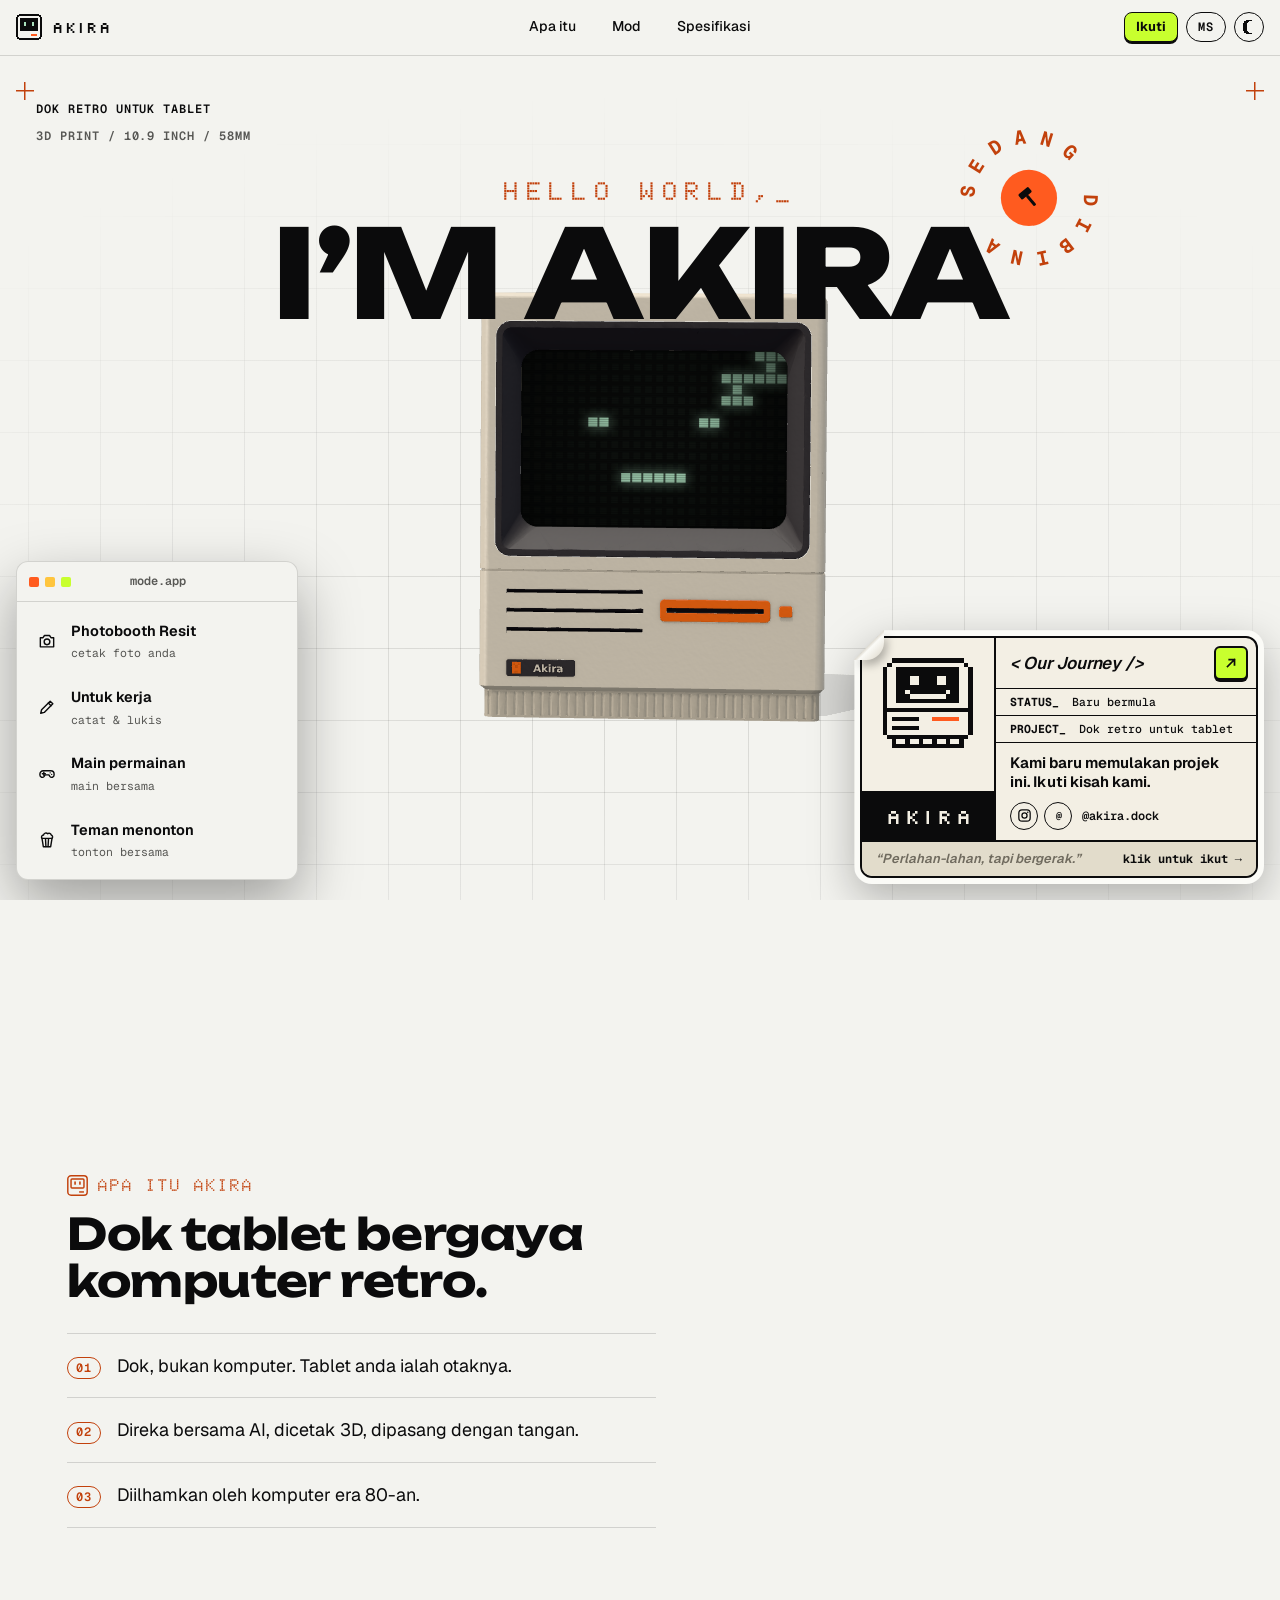
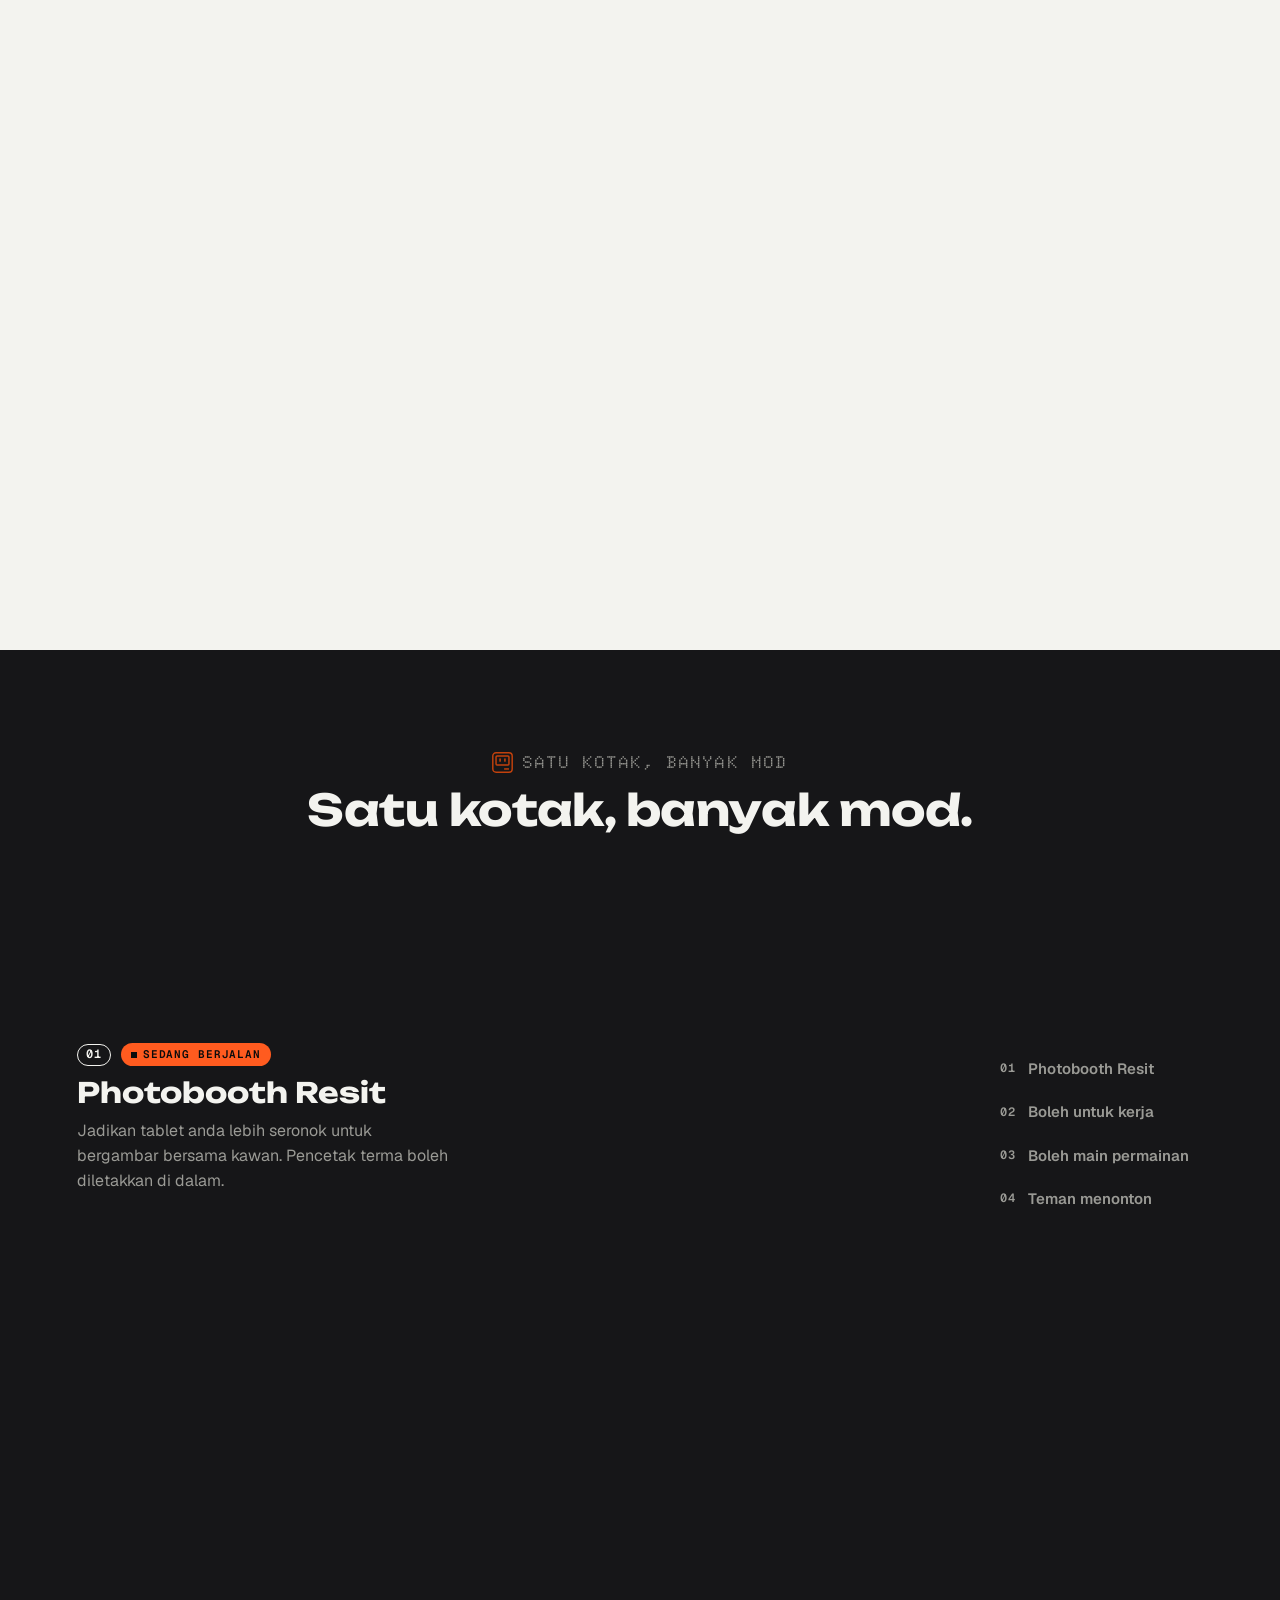
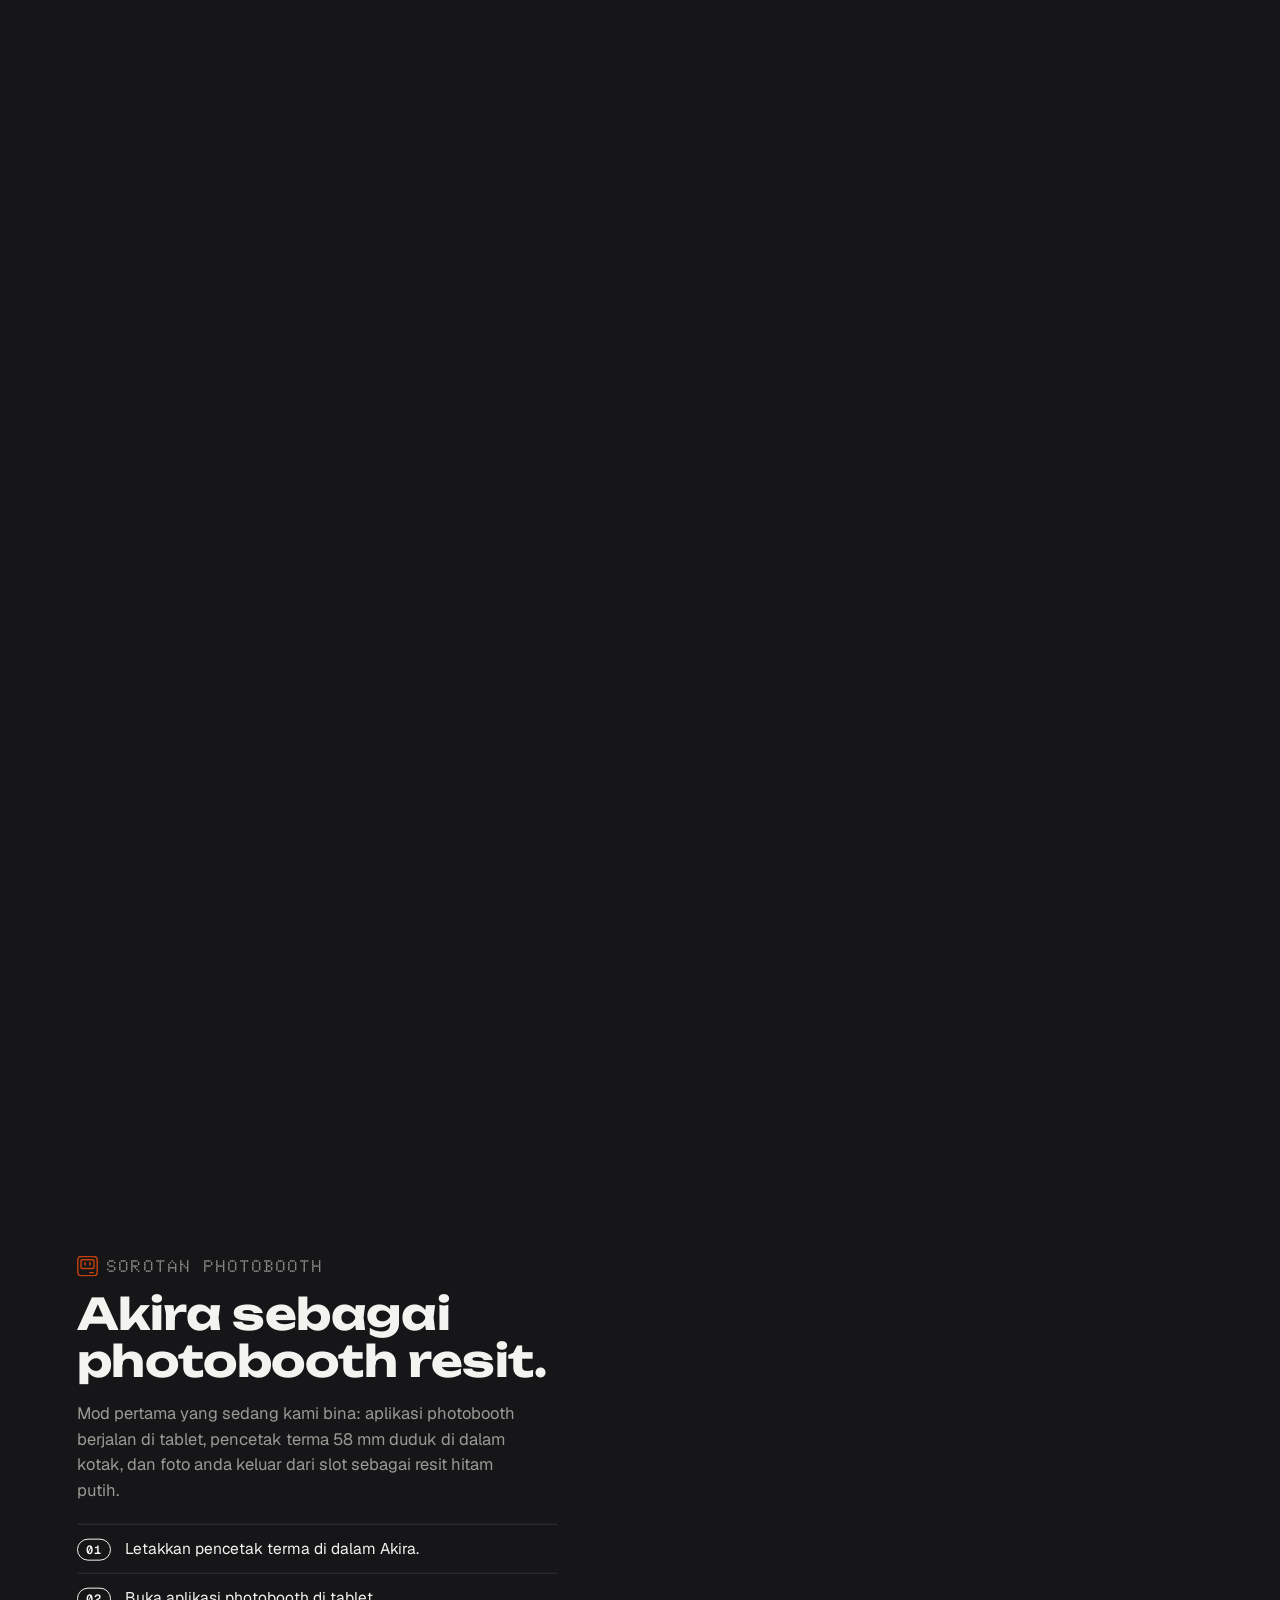
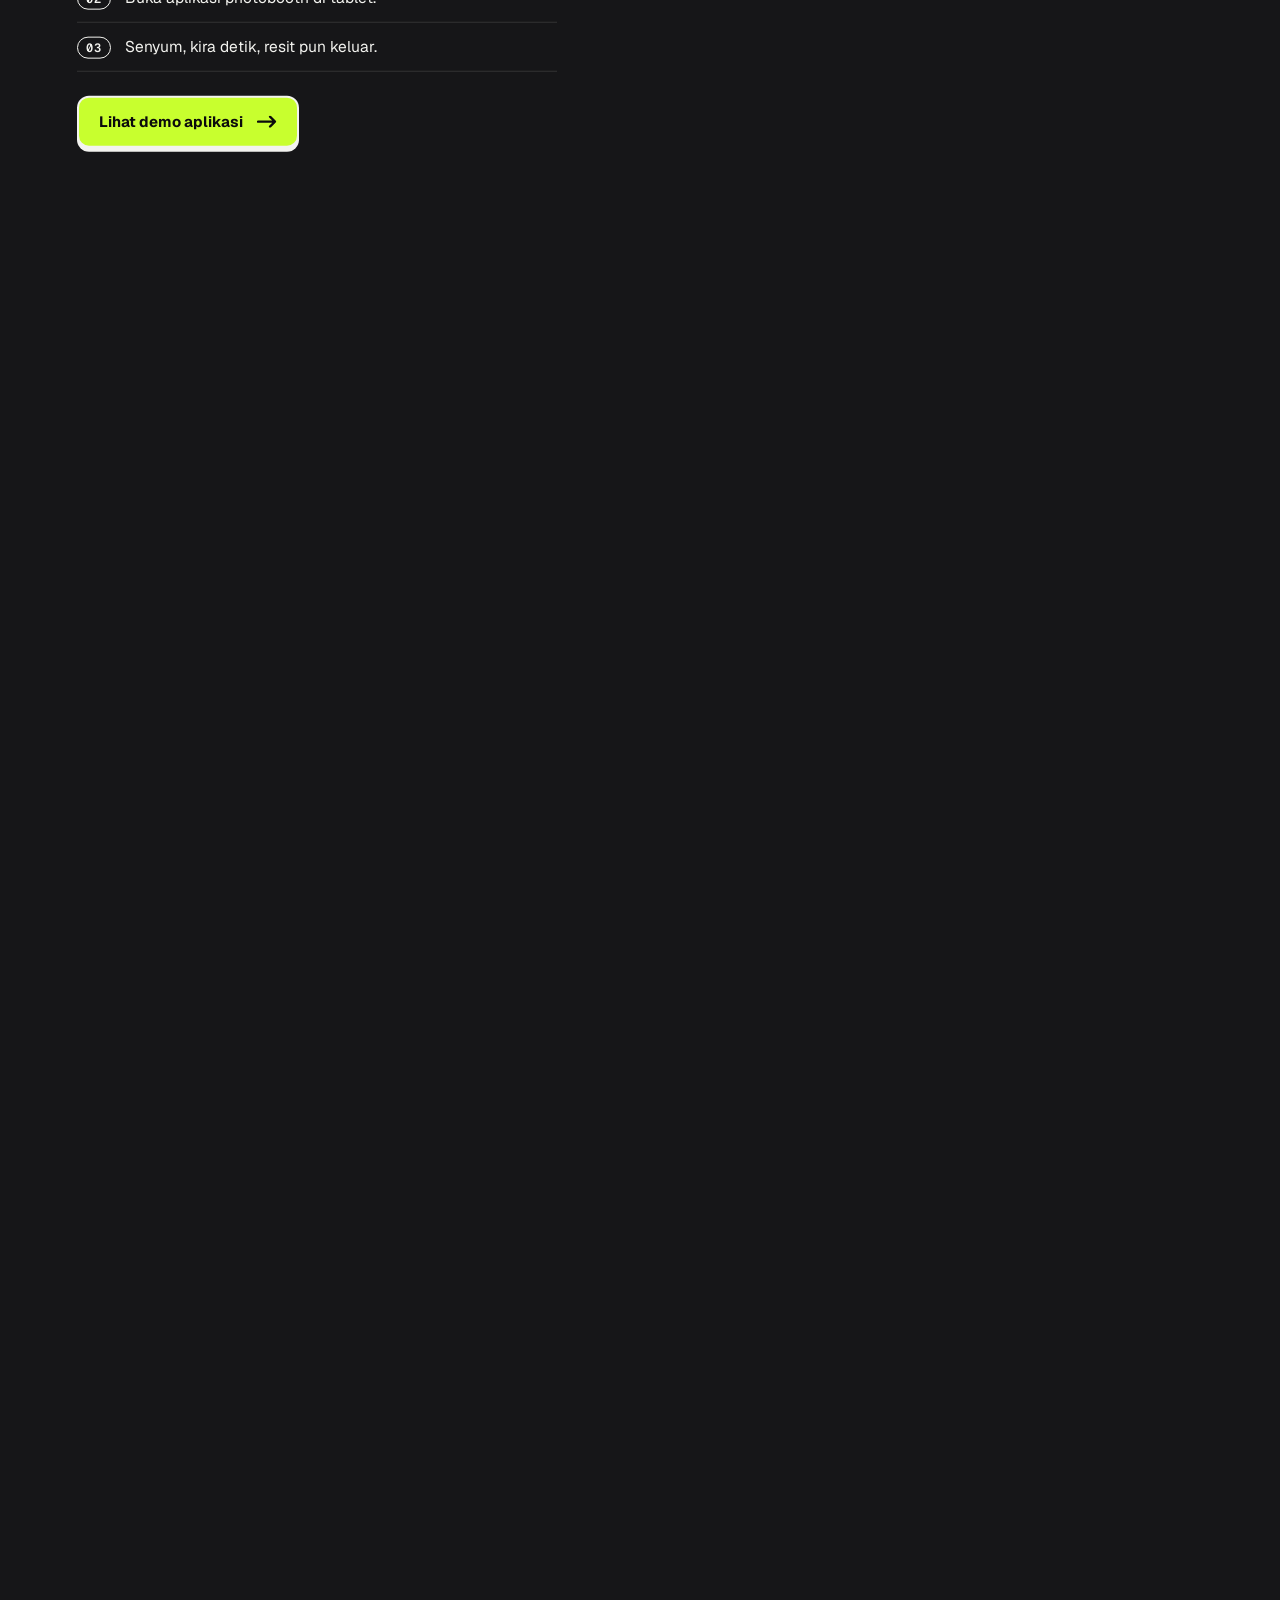
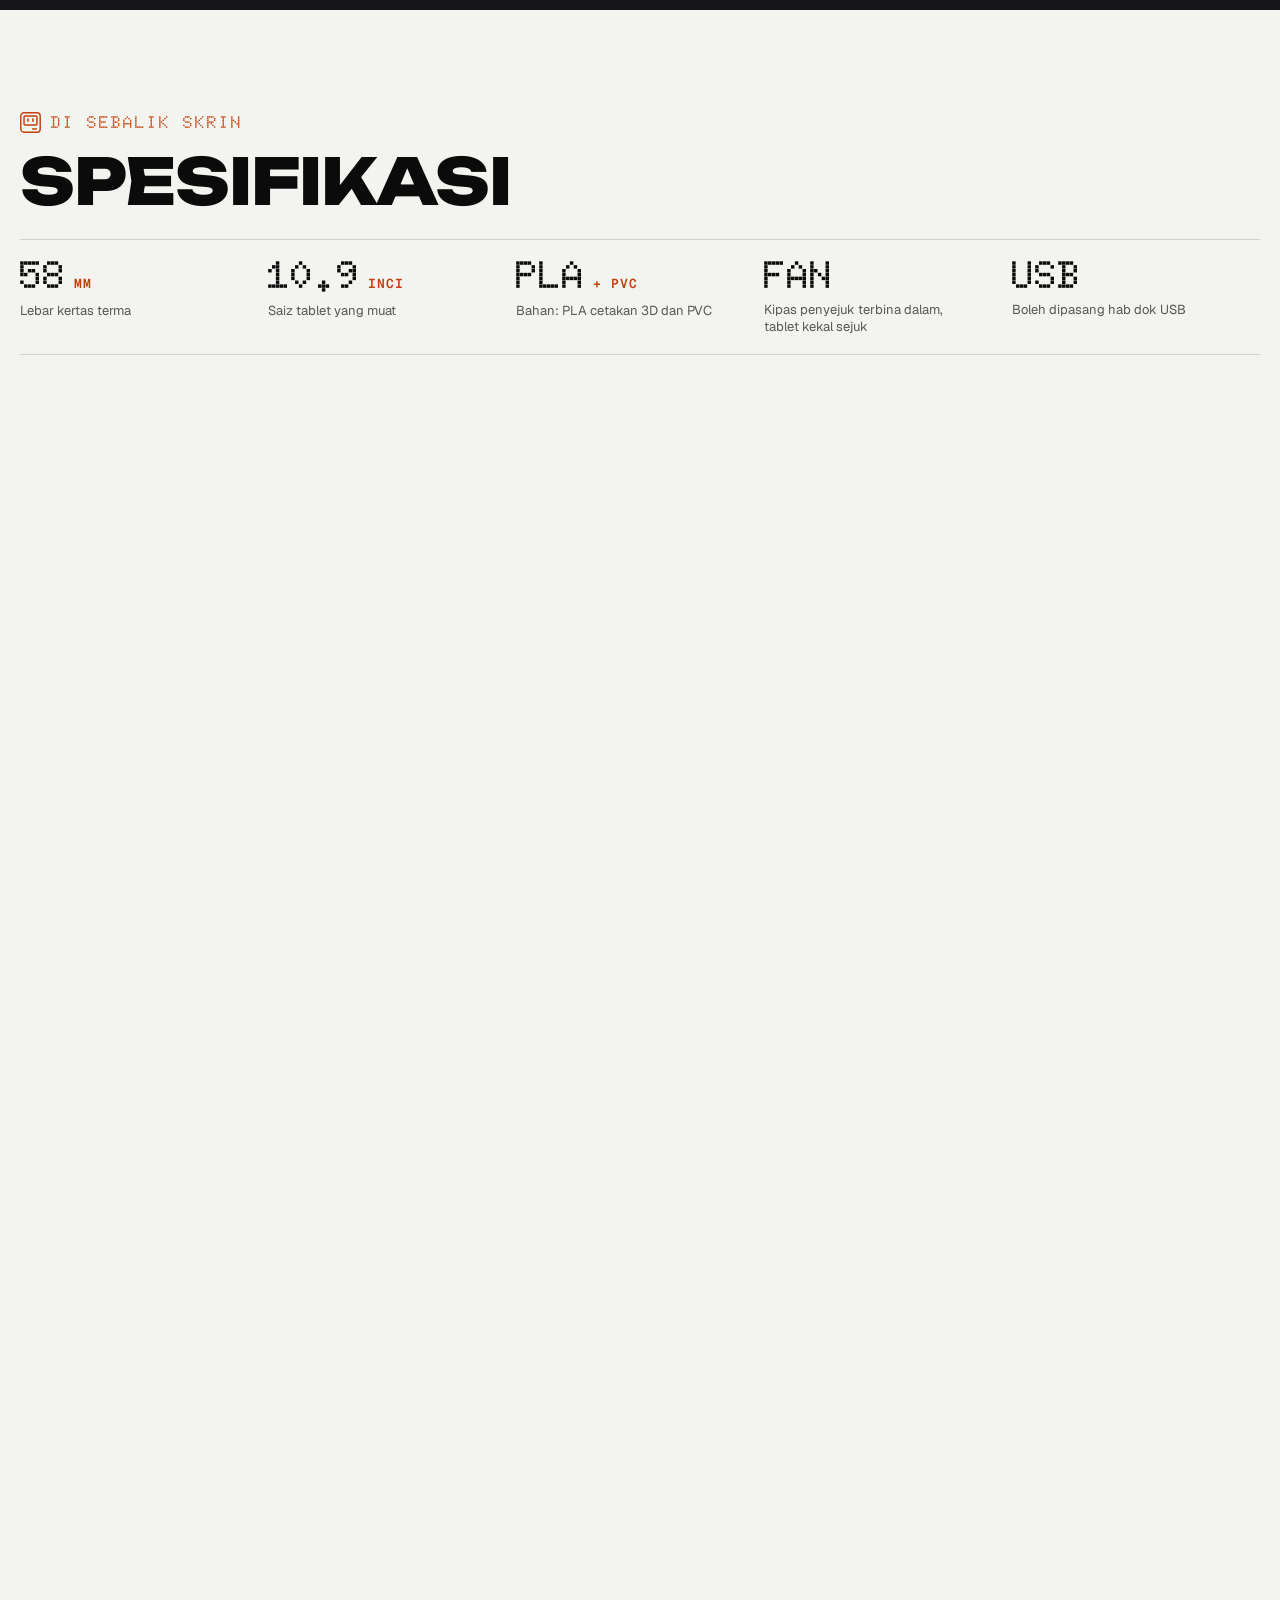
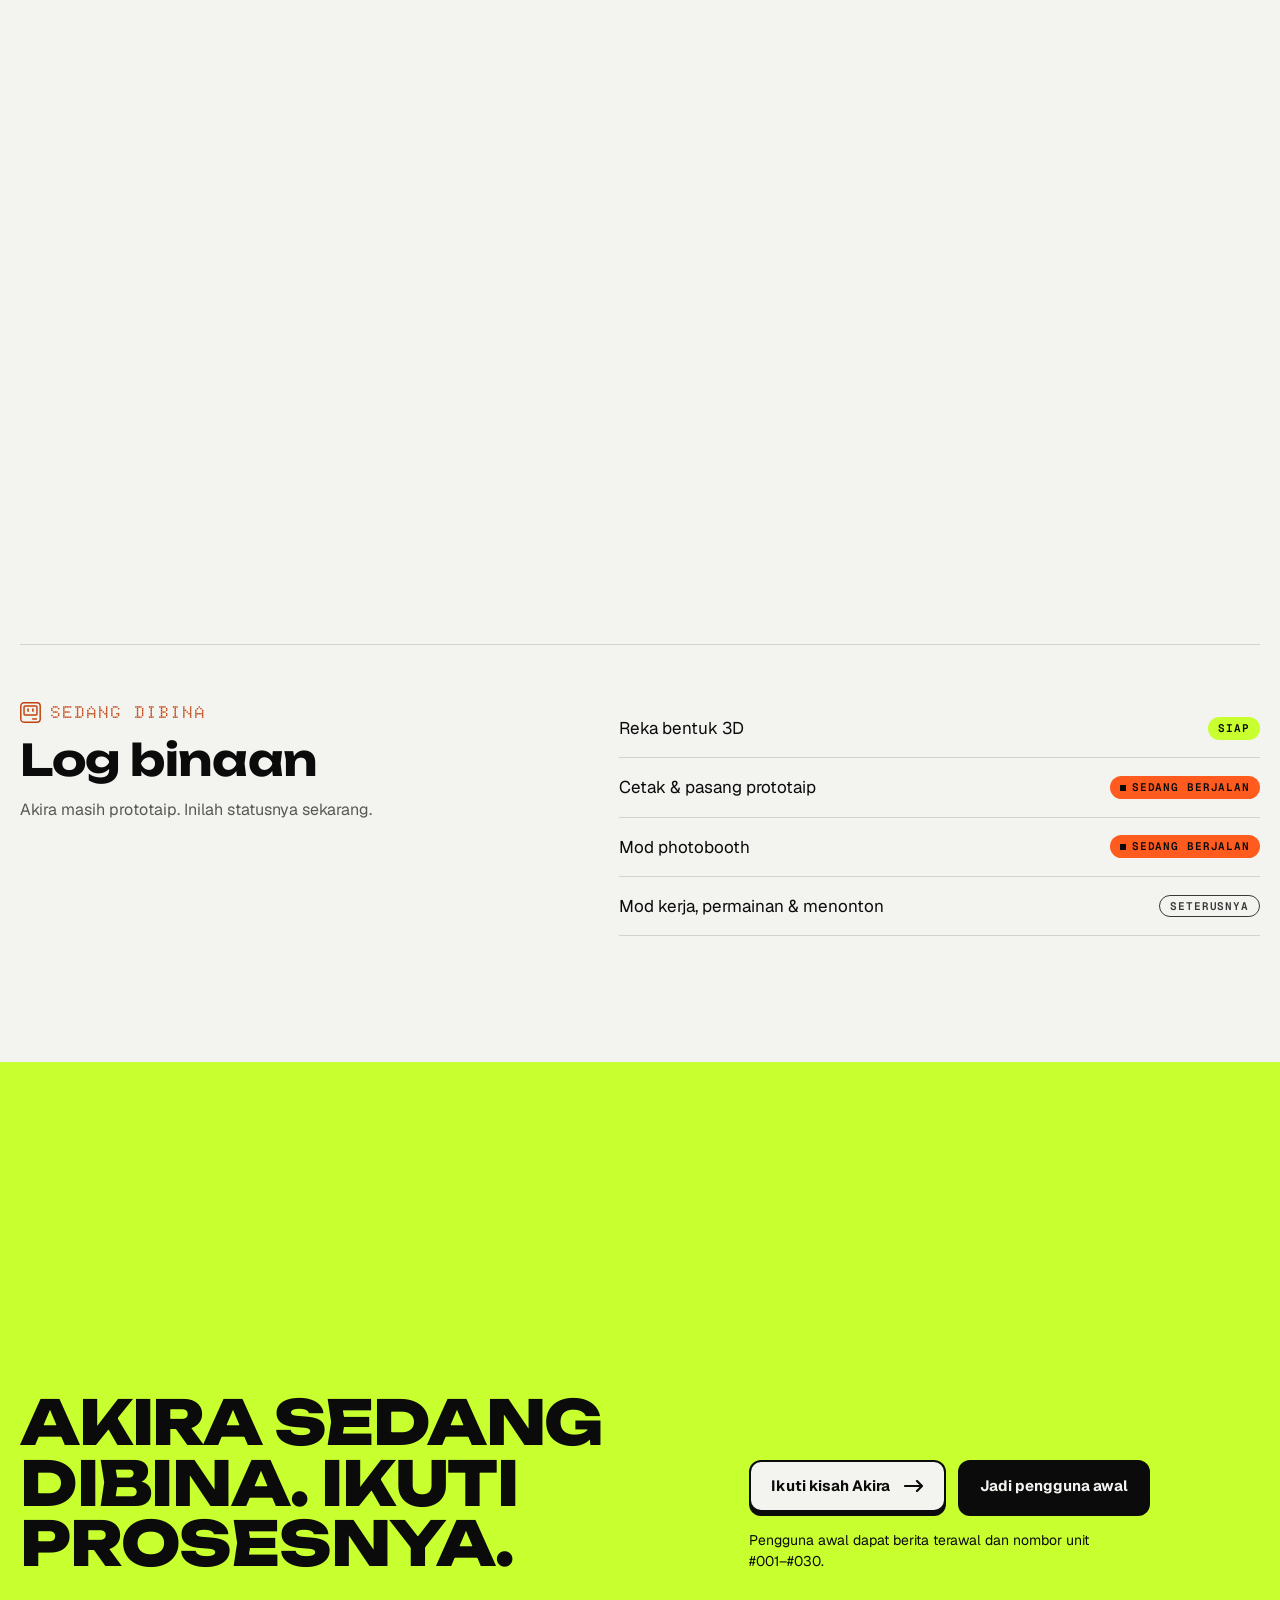
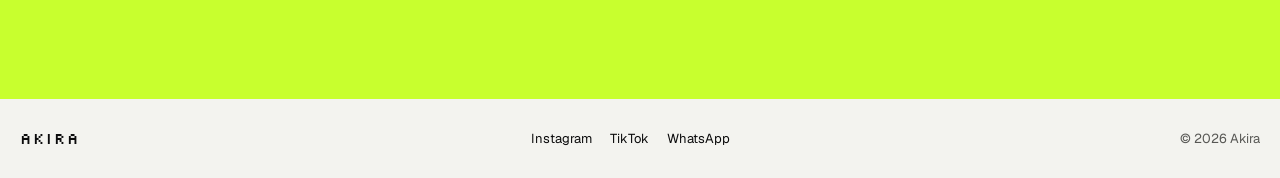
<file: ms/index.html>
<!DOCTYPE html><html lang="ms" dir="ltr" data-theme="dark"><head><meta charset="utf-8"><meta name="viewport" content="width=device-width, initial-scale=1, viewport-fit=cover"><title>Akira, dok retro untuk tablet</title><meta name="description" content="Akira menukar tablet yang terbiar menjadi photobooth resit, peranti kerja, skrin permainan atau teman menonton. Dok cetakan 3D bergaya komputer era 80-an, sedang dibina."><meta name="theme-color" content="#0B0B0C"><script>
      // Theme before first paint: the visitor's choice, else the system setting (toggle in Landing.astro).
      (() => {
        let theme = null;
        try {
          theme = localStorage.getItem("ak-theme");
        } catch {}
        if (theme !== "light" && theme !== "dark") {
          theme = matchMedia("(prefers-color-scheme: light)").matches ? "light" : "dark";
        }
        const root = document.documentElement;
        root.dataset.theme = theme;
        const meta = document.querySelector('meta[name="theme-color"]');
        const sync = () => meta?.setAttribute("content", root.dataset.theme === "light" ? "#F3F3EF" : "#0B0B0C");
        sync();
        new MutationObserver(sync).observe(root, { attributes: true, attributeFilter: ["data-theme"] });
      })();
    </script><meta property="og:type" content="website"><meta property="og:locale" content="ms_MY"><meta property="og:title" content="Akira, dok retro untuk tablet"><meta property="og:description" content="Akira menukar tablet yang terbiar menjadi photobooth resit, peranti kerja, skrin permainan atau teman menonton. Dok cetakan 3D bergaya komputer era 80-an, sedang dibina."><meta property="og:image" content="https://yamustofa.github.io/akira-dock/og.jpg"><meta property="og:image:type" content="image/jpeg"><meta property="og:image:width" content="1200"><meta property="og:image:height" content="630"><meta property="og:image:alt" content="Akira, kotak krim bergaya komputer lama dengan wajah piksel yang tersenyum"><meta name="twitter:card" content="summary_large_image"><link rel="icon" href="../favicon.svg" type="image/svg+xml"><link rel="stylesheet" href="../assets/Landing.Bui8DxaV.css"></head><body><style>astro-island,astro-slot,astro-static-slot{display:contents}</style><script>(function(){let e=async e=>{await(await e())()};(self.Astro||(self.Astro={})).only=e,window.dispatchEvent(new Event(`astro:only`))})();</script><script>(function(){function e(t){"@babel/helpers - typeof";return e=typeof Symbol==`function`&&typeof Symbol.iterator==`symbol`?function(e){return typeof e}:function(e){return e&&typeof Symbol==`function`&&e.constructor===Symbol&&e!==Symbol.prototype?`symbol`:typeof e},e(t)}function t(t,n){if(e(t)!=`object`||!t)return t;var r=t[Symbol.toPrimitive];if(r!==void 0){var i=r.call(t,n||`default`);if(e(i)!=`object`)return i;throw TypeError(`@@toPrimitive must return a primitive value.`)}return(n===`string`?String:Number)(t)}function n(n){var r=t(n,`string`);return e(r)==`symbol`?r:r+``}function r(e,t,r){return(t=n(t))in e?Object.defineProperty(e,t,{value:r,enumerable:!0,configurable:!0,writable:!0}):e[t]=r,e}let i=/* @__PURE__ */ new Set([`__proto__`,`constructor`,`prototype`]);{let e={0:e=>a(e),1:e=>n(e),2:e=>new RegExp(e),3:e=>new Date(e),4:e=>new Map(n(e)),5:e=>new Set(n(e)),6:e=>BigInt(e),7:e=>new URL(e),8:e=>new Uint8Array(e),9:e=>new Uint16Array(e),10:e=>new Uint32Array(e),11:e=>1/0*e},t=t=>{let[n,r]=t;return n in e?e[n](r):void 0},n=e=>e.map(t),a=e=>typeof e!=`object`||!e?e:Object.fromEntries(Object.entries(e).map(([e,n])=>[e,t(n)]));class o extends HTMLElement{constructor(...e){super(...e),r(this,`Component`,void 0),r(this,`hydrator`,void 0),r(this,`hydrate`,async()=>{var e;if(!this.hydrator||!this.isConnected)return;let t=(e=this.parentElement)==null?void 0:e.closest(`astro-island[ssr]`);if(t){t.addEventListener(`astro:hydrate`,this.hydrate,{once:!0});return}let n=this.querySelectorAll(`astro-slot`),r={},i=this.querySelectorAll(`template[data-astro-template]`);for(let e of i){let t=e.closest(this.tagName);t!=null&&t.isSameNode(this)&&(r[e.getAttribute(`data-astro-template`)||`default`]=e.innerHTML,e.remove())}for(let e of n){let t=e.closest(this.tagName);t!=null&&t.isSameNode(this)&&(r[e.getAttribute(`name`)||`default`]=e.innerHTML)}let o;try{o=this.hasAttribute(`props`)?a(JSON.parse(this.getAttribute(`props`))):{}}catch(e){let t=this.getAttribute(`component-url`)||`<unknown>`,n=this.getAttribute(`component-export`);throw n&&(t+=` (export ${n})`),console.error(`[hydrate] Error parsing props for component ${t}`,this.getAttribute(`props`),e),e}await this.hydrator(this)(this.Component,o,r,{client:this.getAttribute(`client`)}),this.removeAttribute(`ssr`),this.dispatchEvent(new CustomEvent(`astro:hydrate`))}),r(this,`unmount`,()=>{this.isConnected||this.dispatchEvent(new CustomEvent(`astro:unmount`))})}disconnectedCallback(){document.removeEventListener(`astro:after-swap`,this.unmount),document.addEventListener(`astro:after-swap`,this.unmount,{once:!0})}connectedCallback(){if(!this.hasAttribute(`await-children`)||document.readyState===`interactive`||document.readyState===`complete`)this.childrenConnectedCallback();else{let e=()=>{document.removeEventListener(`DOMContentLoaded`,e),t.disconnect(),this.childrenConnectedCallback()},t=new MutationObserver(()=>{var t;((t=this.lastChild)==null?void 0:t.nodeType)===Node.COMMENT_NODE&&this.lastChild.nodeValue===`astro:end`&&(this.lastChild.remove(),e())});t.observe(this,{childList:!0}),document.addEventListener(`DOMContentLoaded`,e)}}async childrenConnectedCallback(){let e=this.getAttribute(`before-hydration-url`);e&&await import(e),this.start()}getRetryImportUrl(e){let t=new URL(e,document.baseURI);return t.searchParams.set(`astro-retry`,Date.now().toString()),t.toString()}async importWithRetry(e){try{return await import(e)}catch(t){return await new Promise(e=>setTimeout(e,1e3)),import(this.getRetryImportUrl(e))}}handleHydrationError(e){let t=this.getAttribute(`component-url`),n=new CustomEvent(`astro:hydration-error`,{cancelable:!0,bubbles:!0,composed:!0,detail:{error:e,componentUrl:t}});this.dispatchEvent(n)&&console.error(`[astro-island] Error hydrating ${t}`,e)}async start(){let e=JSON.parse(this.getAttribute(`opts`)),t=this.getAttribute(`client`);if(Astro[t]===void 0)window.addEventListener(`astro:${t}`,()=>this.start(),{once:!0});else try{await Astro[t](async()=>{let e=this.getAttribute(`renderer-url`);try{let[t,{default:n}]=await Promise.all([this.importWithRetry(this.getAttribute(`component-url`)),e?this.importWithRetry(e):Promise.resolve({default:()=>()=>{}})]),r=this.getAttribute(`component-export`)||`default`;if(r.includes(`.`)){this.Component=t;for(let e of r.split(`.`)){if(i.has(e)||!this.Component||typeof this.Component!=`object`&&typeof this.Component!=`function`||!Object.hasOwn(this.Component,e))throw Error(`Invalid component export path: ${r}`);this.Component=this.Component[e]}}else{if(i.has(r))throw Error(`Invalid component export path: ${r}`);this.Component=t[r]}return this.hydrator=n,this.hydrate}catch(e){return this.handleHydrationError(e),()=>{}}},e,this)}catch(e){this.handleHydrationError(e)}}attributeChangedCallback(){this.hydrate()}}r(o,`observedAttributes`,[`props`]),customElements.get(`astro-island`)||customElements.define(`astro-island`,o)}})();</script><astro-island uid="YKW4y" component-url="../assets/AkiraStage.Di0kBW-f.js" component-export="default" renderer-url="../assets/client.C5KXvosb.js" props="{}" ssr client="only" opts="{&quot;name&quot;:&quot;AkiraStage&quot;,&quot;value&quot;:&quot;react&quot;}"></astro-island><header class="ak-head"><a class="ak-brand" href="#hero" aria-label="Akira, ke atas"><svg viewBox="0 0 13 13" shape-rendering="crispEdges" aria-hidden="true"><rect x="0.5" y="0.5" width="12" height="12" rx="2" fill="none" stroke="currentColor"></rect><rect class="ak-brand-screen" x="2" y="2" width="9" height="6.5"></rect><rect class="ak-brand-eye" x="4" y="4" width="1" height="2"></rect><rect class="ak-brand-eye" x="8" y="4" width="1" height="2"></rect><rect class="ak-brand-slot" x="7.5" y="10" width="3" height="1"></rect></svg><span>AKIRA</span></a><nav class="ak-nav" aria-label="Utama"><a href="#apa">Apa itu</a><a href="#mode">Mod</a><a href="#spek">Spesifikasi</a></nav><div class="ak-tools"><a class="ak-follow" href="https://instagram.com/akira.dock" target="_blank" rel="noopener" data-track="nav_follow">Ikuti</a><details class="ak-lang" data-lang-menu><summary aria-label="Bahasa">MS</summary><ul><li><a href="../index.html" hreflang="id" lang="id" dir="ltr">Bahasa Indonesia</a></li><li><a href="../en/index.html" hreflang="en" lang="en" dir="ltr">English</a></li><li><a href="../ms/index.html" hreflang="ms" lang="ms" dir="ltr" aria-current="page">Bahasa Melayu</a></li><li><a href="../fil/index.html" hreflang="fil" lang="fil" dir="ltr">Filipino</a></li><li><a href="../th/index.html" hreflang="th" lang="th" dir="ltr">ไทย</a></li><li><a href="../vi/index.html" hreflang="vi" lang="vi" dir="ltr">Tiếng Việt</a></li><li><a href="../zh/index.html" hreflang="zh-Hans" lang="zh-Hans" dir="ltr">简体中文</a></li><li><a href="../ar/index.html" hreflang="ar" lang="ar" dir="rtl">العربية</a></li></ul></details><button class="ak-theme" type="button" aria-label="Tukar ke mod cerah" data-theme-toggle data-label-light="Tukar ke mod cerah" data-label-dark="Tukar ke mod gelap"><svg class="ak-theme-sun" viewBox="0 0 16 16" shape-rendering="crispEdges" aria-hidden="true"><rect x="6" y="6" width="4" height="4" fill="currentColor"></rect><rect x="7" y="1" width="2" height="2" fill="currentColor"></rect><rect x="7" y="13" width="2" height="2" fill="currentColor"></rect><rect x="1" y="7" width="2" height="2" fill="currentColor"></rect><rect x="13" y="7" width="2" height="2" fill="currentColor"></rect><rect x="3" y="3" width="2" height="2" fill="currentColor"></rect><rect x="11" y="3" width="2" height="2" fill="currentColor"></rect><rect x="3" y="11" width="2" height="2" fill="currentColor"></rect><rect x="11" y="11" width="2" height="2" fill="currentColor"></rect></svg><svg class="ak-theme-moon" viewBox="0 0 16 16" shape-rendering="crispEdges" aria-hidden="true"><path d="M5 1h6v1H8v1H7v1H6v8h1v1h1v1h3v1H5v-1H3v-2H2V4h1V2h2z" fill="currentColor"></path></svg></button></div></header><main><section id="hero" class="ak-hero" aria-labelledby="hero-title"><div class="ak-grid" aria-hidden="true"></div><img class="ak-poster" src="../poster/akira.webp" alt="" width="880" height="1084" loading="lazy" data-poster><div class="ak-boot" aria-hidden="true" data-boot data-label-load="Memuatkan Akira" data-label-boot="Menghidupkan"><span class="ak-boot-label" data-boot-label>Memuatkan Akira</span><span class="ak-boot-bar"><i></i></span><span class="ak-boot-pct" data-boot-pct></span></div><noscript><style>
          .ak-boot { display: none; } .ak-poster { display: block; } .ak-typed i { visibility: visible; }
        </style></noscript><span class="ak-cross ak-cross--tl" aria-hidden="true"></span><span class="ak-cross ak-cross--tr" aria-hidden="true"></span><div class="ak-hero-meta"><p class="ak-hero-eyebrow">Dok retro untuk tablet</p><span aria-hidden="true">3D PRINT / 10.9 inch / 58MM</span></div><div class="ak-hero-copy"><h1 class="ak-title" id="hero-title" lang="en" dir="ltr"><span class="ak-hello"><span class="ak-sr">Hello world,</span><span class="ak-typed" aria-hidden="true" data-typed><span class="ak-caret">_</span><i>H</i><i>e</i><i>l</i><i>l</i><i>o</i><i> </i><i>w</i><i>o</i><i>r</i><i>l</i><i>d</i><i>,</i></span></span><span class="ak-name"><span class="ak-name-text">I’m Akira<svg class="ak-badge" viewBox="0 0 160 160" aria-hidden="true"><defs><path id="ak-badge-ring" d="M80 80m-58 0a58 58 0 1 1 116 0a58 58 0 1 1-116 0"></path></defs><g class="ak-badge-ring"><text><textPath href="#ak-badge-ring" textLength="318" lengthAdjust="spacing">SEDANG DIBINA</textPath></text></g><circle cx="80" cy="80" r="30" class="ak-badge-dot"></circle><g transform="translate(80 80) rotate(-40) translate(-12 -12)" class="ak-badge-hammer"><rect x="5" y="2" width="14" height="7" rx="1.5"></rect><rect x="10.4" y="8.5" width="3.2" height="14" rx="1.4"></rect></g></svg></span></span></h1></div><div class="ak-hero-panels"><div class="ak-app" role="group" aria-label="Pilih mod Akira" data-mode-app><div class="ak-app-bar" aria-hidden="true"><i></i><i></i><i></i><span lang="en" dir="ltr">mode.app</span></div><div class="ak-app-list"><button class="ak-app-item" type="button" aria-pressed="false" data-app-mode="photobooth"><svg viewBox="0 0 24 24" aria-hidden="true"><path d="M4 8h3.2l1.8-2.6h6l1.8 2.6H20v11H4z"/><circle cx="12" cy="13" r="3.4"/></svg><span><b>Photobooth Resit</b><small>cetak foto anda</small></span></button><button class="ak-app-item" type="button" aria-pressed="false" data-app-mode="desk"><svg viewBox="0 0 24 24" aria-hidden="true"><path d="M4.5 19.5l1-4.2L15.8 5l3.2 3.2L8.7 18.5z"/><path d="M13.6 7.2l3.2 3.2"/></svg><span><b>Untuk kerja</b><small>catat &amp; lukis</small></span></button><button class="ak-app-item" type="button" aria-pressed="false" data-app-mode="game"><svg viewBox="0 0 24 24" aria-hidden="true"><path d="M7.5 8h9a4 4 0 0 1 4 4v1.2a2.8 2.8 0 0 1-5.1 1.6L14.3 13H9.7l-1.1 1.8A2.8 2.8 0 0 1 3.5 13.2V12a4 4 0 0 1 4-4z"/><path d="M8.2 9.8v3.6M6.4 11.6H10"/><path d="M15.8 10.6h.01M17.6 12.4h.01"/></svg><span><b>Main permainan</b><small>main bersama</small></span></button><button class="ak-app-item" type="button" aria-pressed="false" data-app-mode="watch"><svg viewBox="0 0 24 24" aria-hidden="true"><path d="M6 10l1.6 10h8.8L18 10z"/><path d="M6 10a2.4 2.4 0 0 1 1.8-4 3 3 0 0 1 5-1.6 2.6 2.6 0 0 1 4.2 1.6A2.4 2.4 0 0 1 18 10"/><path d="M10.2 10.4l.5 9.4M13.8 10.4l-.5 9.4"/></svg><span><b>Teman menonton</b><small>tonton bersama</small></span></button></div></div><div class="ak-sticker" data-sticker><div class="ak-sticker-face" data-sticker-face><div class="ak-card"><div class="ak-card-art"><svg viewBox="-2 -1 24 22" shape-rendering="crispEdges" aria-hidden="true"><rect x="2" y="0" width="16" height="1"></rect><rect x="1" y="1" width="1" height="1"></rect><rect x="18" y="1" width="1" height="1"></rect><rect x="0" y="2" width="1" height="1"></rect><rect x="3" y="2" width="14" height="1"></rect><rect x="19" y="2" width="1" height="1"></rect><rect x="0" y="3" width="1" height="1"></rect><rect x="3" y="3" width="14" height="1"></rect><rect x="19" y="3" width="1" height="1"></rect><rect x="0" y="4" width="1" height="1"></rect><rect x="3" y="4" width="3" height="1"></rect><rect x="8" y="4" width="4" height="1"></rect><rect x="14" y="4" width="3" height="1"></rect><rect x="19" y="4" width="1" height="1"></rect><rect x="0" y="5" width="1" height="1"></rect><rect x="3" y="5" width="3" height="1"></rect><rect x="8" y="5" width="4" height="1"></rect><rect x="14" y="5" width="3" height="1"></rect><rect x="19" y="5" width="1" height="1"></rect><rect x="0" y="6" width="1" height="1"></rect><rect x="3" y="6" width="14" height="1"></rect><rect x="19" y="6" width="1" height="1"></rect><rect x="0" y="7" width="1" height="1"></rect><rect x="3" y="7" width="2" height="1"></rect><rect x="6" y="7" width="8" height="1"></rect><rect x="15" y="7" width="2" height="1"></rect><rect x="19" y="7" width="1" height="1"></rect><rect x="0" y="8" width="1" height="1"></rect><rect x="3" y="8" width="3" height="1"></rect><rect x="14" y="8" width="3" height="1"></rect><rect x="19" y="8" width="1" height="1"></rect><rect x="0" y="9" width="1" height="1"></rect><rect x="3" y="9" width="14" height="1"></rect><rect x="19" y="9" width="1" height="1"></rect><rect x="0" y="10" width="1" height="1"></rect><rect x="19" y="10" width="1" height="1"></rect><rect x="0" y="11" width="20" height="1"></rect><rect x="0" y="12" width="1" height="1"></rect><rect x="19" y="12" width="1" height="1"></rect><rect x="0" y="13" width="1" height="1"></rect><rect x="2" y="13" width="6" height="1"></rect><rect x="11" y="13" width="6" height="1" class="is-orange"></rect><rect x="19" y="13" width="1" height="1"></rect><rect x="0" y="14" width="1" height="1"></rect><rect x="19" y="14" width="1" height="1"></rect><rect x="0" y="15" width="1" height="1"></rect><rect x="2" y="15" width="6" height="1"></rect><rect x="19" y="15" width="1" height="1"></rect><rect x="0" y="16" width="1" height="1"></rect><rect x="19" y="16" width="1" height="1"></rect><rect x="1" y="17" width="18" height="1"></rect><rect x="2" y="18" width="1" height="1"></rect><rect x="5" y="18" width="1" height="1"></rect><rect x="8" y="18" width="1" height="1"></rect><rect x="11" y="18" width="1" height="1"></rect><rect x="14" y="18" width="1" height="1"></rect><rect x="17" y="18" width="1" height="1"></rect><rect x="2" y="19" width="16" height="1"></rect></svg><span class="ak-card-word" aria-hidden="true">AKIRA</span></div><div class="ak-card-main"><div class="ak-card-head"><span class="ak-card-tag" lang="en" dir="ltr">&lt; Our Journey /&gt;</span><a class="ak-card-go" href="https://instagram.com/akira.dock" target="_blank" rel="noopener" aria-label="klik untuk ikut" data-track="hero_card"><svg viewBox="0 0 16 16" aria-hidden="true"><path d="M4 12L12 4M6 4h6v6" fill="none" stroke="currentColor" stroke-width="2" stroke-linecap="square"></path></svg></a></div><p class="ak-card-row"><b lang="en" dir="ltr">STATUS_</b> Baru bermula</p><p class="ak-card-row ak-card-row--project"><b lang="en" dir="ltr">PROJECT_</b> Dok retro untuk tablet</p><p class="ak-card-lead">Kami baru memulakan projek ini. Ikuti kisah kami.</p><div class="ak-card-social"><a href="https://instagram.com/akira.dock" target="_blank" rel="noopener" aria-label="Instagram" data-track="hero_card_instagram"><svg viewBox="0 0 24 24" aria-hidden="true"><rect x="4" y="4" width="16" height="16" rx="4.5" fill="none" stroke="currentColor" stroke-width="1.8"></rect><circle cx="12" cy="12" r="3.6" fill="none" stroke="currentColor" stroke-width="1.8"></circle><circle cx="16.6" cy="7.4" r="1.1" fill="currentColor"></circle></svg></a><a href="https://www.threads.com/@akira.dock" target="_blank" rel="noopener" aria-label="Threads" data-track="hero_card_threads"><svg viewBox="0 0 24 24" aria-hidden="true"><text x="12" y="16.5" text-anchor="middle" font-size="14" font-weight="700" fill="currentColor">@</text></svg></a><span lang="en" dir="ltr">@akira.dock</span></div></div><div class="ak-card-foot"><q>Perlahan-lahan, tapi bergerak.</q><a href="https://instagram.com/akira.dock" target="_blank" rel="noopener" data-track="hero_card_follow">klik untuk ikut <span aria-hidden="true">→</span></a></div></div></div><div class="ak-sticker-flap" aria-hidden="true"><div class="ak-sticker-back" data-sticker-back></div></div><span class="ak-sticker-grip" aria-hidden="true" data-sticker-grip></span></div></div></section><section id="apa" class="ak-what" aria-labelledby="apa-title"><div class="ak-what-inner"><p class="ak-eyebrow">apa itu akira</p><h2 id="apa-title">Dok tablet bergaya komputer retro.</h2><ol class="ak-facts"><li><span class="ak-index" aria-hidden="true">01</span><span>Dok, bukan komputer. Tablet anda ialah otaknya.</span></li><li><span class="ak-index" aria-hidden="true">02</span><span>Direka bersama AI, dicetak 3D, dipasang dengan tangan.</span></li><li><span class="ak-index" aria-hidden="true">03</span><span>Diilhamkan oleh komputer era 80-an.</span></li></ol></div></section><div class="ak-band"><section id="mode" class="ak-modes" aria-labelledby="mode-title"><div class="ak-modes-head"><p class="ak-eyebrow">satu kotak, banyak mod</p><h2 id="mode-title">Satu kotak, banyak mod.</h2></div><div class="ak-mode-cards"><article class="ak-mode" data-mode="photobooth" data-slot="0"><p class="ak-mode-meta"><span class="ak-index">01</span><span class="ak-status ak-status--doing">Sedang berjalan</span></p><h3>Photobooth Resit</h3><p class="ak-mode-body">Jadikan tablet anda lebih seronok untuk bergambar bersama kawan. Pencetak terma boleh diletakkan di dalam.</p></article><article class="ak-mode" data-mode="desk" data-slot="1"><p class="ak-mode-meta"><span class="ak-index">02</span><span class="ak-status ak-status--next">Seterusnya</span></p><h3>Boleh untuk kerja</h3><p class="ak-mode-body">Tablet anda jadi peranti kerja bergaya komputer lama: catat idea, menulis, malah melukis.</p></article><article class="ak-mode" data-mode="game" data-slot="2"><p class="ak-mode-meta"><span class="ak-index">03</span><span class="ak-status ak-status--next">Seterusnya</span></p><h3>Boleh main permainan</h3><p class="ak-mode-body">Sambungkan alat kawalan Bluetooth, lalu main permainan retro bersama Akira.</p></article><article class="ak-mode" data-mode="watch" data-slot="3"><p class="ak-mode-meta"><span class="ak-index">04</span><span class="ak-status ak-status--next">Seterusnya</span></p><h3>Teman menonton</h3><p class="ak-mode-body">Mainkan video, tonton filem dan dengar podcast bersama Akira.</p></article></div><ol class="ak-mode-list" aria-hidden="true"><li data-mode-step><span>01</span>Photobooth Resit</li><li data-mode-step><span>02</span>Boleh untuk kerja</li><li data-mode-step><span>03</span>Boleh main permainan</li><li data-mode-step><span>04</span>Teman menonton</li></ol></section><section id="struk" class="ak-receipt" aria-labelledby="struk-title" data-sample="contoh"><div class="ak-receipt-copy"><p class="ak-eyebrow">sorotan photobooth</p><h2 id="struk-title">Akira sebagai photobooth resit.</h2><p>Mod pertama yang sedang kami bina: aplikasi photobooth berjalan di tablet, pencetak terma 58 mm duduk di dalam kotak, dan foto anda keluar dari slot sebagai resit hitam putih.</p><ol class="ak-receipt-steps"><li><span class="ak-index" aria-hidden="true">01</span><span>Letakkan pencetak terma di dalam Akira.</span></li><li><span class="ak-index" aria-hidden="true">02</span><span>Buka aplikasi photobooth di tablet.</span></li><li><span class="ak-index" aria-hidden="true">03</span><span>Senyum, kira detik, resit pun keluar.</span></li></ol><a class="ak-btn" href="https://instagram.com/<HANDLE>" target="_blank" rel="noopener" data-track="receipt_demo"><span>Lihat demo aplikasi</span><svg class="ak-btn-arrow" viewBox="0 0 20 12" aria-hidden="true"><path d="M1 6h17M13 1l5 5-5 5" fill="none" stroke="currentColor" stroke-width="2.2" stroke-linecap="round" stroke-linejoin="round"></path></svg></a></div></section></div><section id="spek" class="ak-spec" aria-labelledby="spek-title"><div class="ak-spec-pin" data-spec-pin><div class="ak-wrap ak-spec-head"><p class="ak-eyebrow ak-eyebrow--dark">di sebalik skrin</p><h2 id="spek-title">Spesifikasi</h2></div><div class="ak-wrap ak-spec-numbers"><dl class="ak-spec-grid"><div class="ak-spec-item"><dt>Lebar kertas terma</dt><dd><span class="ak-spec-value">58</span><span class="ak-spec-unit">mm</span></dd></div><div class="ak-spec-item"><dt>Saiz tablet yang muat</dt><dd><span class="ak-spec-value">10.9</span><span class="ak-spec-unit">inci</span></dd></div><div class="ak-spec-item"><dt>Bahan: PLA cetakan 3D dan PVC</dt><dd><span class="ak-spec-value">PLA</span><span class="ak-spec-unit">+ PVC</span></dd></div><div class="ak-spec-item"><dt>Kipas penyejuk terbina dalam, tablet kekal sejuk</dt><dd><span class="ak-spec-value">FAN</span></dd></div><div class="ak-spec-item"><dt>Boleh dipasang hab dok USB</dt><dd><span class="ak-spec-value">USB</span></dd></div></dl></div><div class="ak-spec-stage" data-spec-stage aria-hidden="true"></div><ol class="ak-spec-parts" data-spec-parts></ol></div></section><section id="build" class="ak-build" aria-labelledby="build-title"><div class="ak-wrap ak-build-inner"><div><p class="ak-eyebrow ak-eyebrow--dark">sedang dibina</p><h2 id="build-title">Log binaan</h2><p class="ak-build-lead">Akira masih prototaip. Inilah statusnya sekarang.</p></div><ul class="ak-build-log"><li><span>Reka bentuk 3D</span><span class="ak-status ak-status--done">Siap</span></li><li><span>Cetak &amp; pasang prototaip</span><span class="ak-status ak-status--doing">Sedang berjalan</span></li><li><span>Mod photobooth</span><span class="ak-status ak-status--doing">Sedang berjalan</span></li><li><span>Mod kerja, permainan &amp; menonton</span><span class="ak-status ak-status--next">Seterusnya</span></li></ul></div></section><section id="ikut" class="ak-cta" aria-labelledby="ikut-title"><div class="ak-wrap ak-cta-inner"><h2 id="ikut-title">Akira sedang dibina. Ikuti prosesnya.</h2><div><div class="ak-cta-stack"><div class="ak-cta-art" data-cta-art aria-hidden="true"><svg viewBox="0 0 330 400" preserveAspectRatio="xMidYMid meet"><path d="M7.33 261.04 L7.88 261.04 L8.65 261.03 L9.38 261.26 L10.17 261.19 L11.08 261.28 L12.19 261.04 L11.36 260.99 M8.08 365.99 L8.64 365.99 L9.06 365.99 L9.84 365.98 L10.71 366.00 L11.48 365.99 L12.39 365.99 L13.26 365.99 L14.12 365.98 L14.98 365.98 L13.26 365.99 M8.38 12.25 L9.15 11.21 L10.05 10.47 L8.38 12.25 M8.65 258.97 L9.37 258.74 L11.08 258.72 L12.20 258.96 L9.59 259.01 L8.65 258.97 M9.47 260.94 L9.70 260.98 L10.15 261.00 L10.85 261.00 L11.66 261.00 L12.60 261.00 L13.35 261.00 L14.22 261.00 L15.88 261.00 L17.56 261.00 L28.40 261.00 L32.01 261.00 L37.96 261.00 L38.81 261.00 L43.06 261.00 L47.20 261.00 L51.56 261.00 L60.06 261.00 L61.97 261.00 L66.33 261.00 L74.93 261.00 L83.33 261.00 L87.26 261.00 L92.36 261.00 L104.26 261.00 L105.96 261.00 L109.25 261.00 L114.88 261.00 L122.11 261.00 L122.96 261.00 L123.81 261.00 L124.66 261.00 L132.44 261.00 L144.63 261.00 L149.20 261.00 L154.20 261.00 L160.36 261.00 L161.21 261.00 L165.46 261.00 L172.05 261.00 L176.51 261.00 L177.36 261.00 L185.86 261.00 L191.81 261.00 L204.56 261.00 L205.41 261.00 L210.56 261.00 L231.04 261.00 L244.93 261.00 L254.10 261.00 L262.73 261.00 L273.83 261.00 L282.76 261.00 L285.31 261.00 L290.20 261.00 L294.66 261.00 L295.51 261.00 L300.66 261.00 L306.56 261.00 L311.66 261.00 L313.35 261.00 L315.01 261.00 L316.71 261.00 L318.37 261.00 L319.87 261.00 M9.72 259.04 L10.14 259.05 L10.85 259.10 L10.05 259.00 L11.73 259.01 L12.63 259.04 L13.42 259.01 L14.25 259.06 L15.87 259.04 L14.26 259.01 L13.42 259.01 M11.07 244.16 L11.59 243.31 L12.55 241.61 L11.07 244.16 M12.19 261.04 L12.61 261.13 L13.99 261.03 L15.85 261.12 L18.41 261.07 L25.21 261.07 L27.76 261.07 L32.01 261.07 L37.11 261.07 L38.81 261.07 L42.21 261.07 L43.06 261.07 L43.91 261.07 L44.76 261.07 L46.46 261.07 L47.31 261.07 L48.16 261.07 L49.01 261.07 L50.71 261.07 L54.11 261.07 L60.91 261.07 L61.76 261.07 L62.61 261.07 L64.31 261.07 L66.01 261.07 L67.71 261.07 L77.91 261.07 L78.76 261.07 L79.61 261.07 L80.46 261.07 L81.31 261.07 L82.16 261.07 L83.01 261.07 L83.86 261.07 L84.71 261.07 L85.56 261.07 L102.56 261.07 L107.66 261.07 L108.51 261.07 L109.36 261.07 L111.06 261.07 L111.91 261.07 L112.76 261.07 L115.31 261.07 L122.96 261.07 L123.81 261.07 L125.51 261.07 L128.06 261.07 L129.76 261.07 L130.61 261.07 L131.46 261.07 L132.31 261.07 L133.16 261.07 L134.01 261.07 L135.71 261.07 L136.56 261.07 L139.96 261.07 L147.61 261.07 L148.46 261.07 L149.31 261.07 L151.01 261.07 L151.86 261.07 L153.56 261.07 L154.41 261.07 L155.26 261.07 L166.31 261.07 L174.81 261.07 L187.56 261.07 L191.81 261.07 L202.86 261.07 L204.56 261.07 L206.26 261.07 L207.11 261.07 L209.66 261.07 L210.51 261.07 L211.36 261.07 L213.91 261.07 L215.61 261.07 L219.86 261.07 L226.66 261.07 L232.61 261.07 L233.46 261.07 L241.11 261.07 L244.51 261.07 L246.21 261.07 L247.91 261.07 L248.76 261.07 L249.61 261.07 L250.46 261.07 L251.31 261.07 L252.16 261.07 L253.86 261.07 L256.41 261.07 L258.11 261.07 L258.96 261.07 L259.81 261.07 L260.66 261.07 L261.51 261.07 L262.36 261.07 L263.21 261.07 L264.06 261.07 L264.91 261.07 L279.36 261.07 L283.61 261.07 L285.31 261.07 L288.71 261.07 L289.56 261.07 L290.41 261.07 L292.11 261.07 L293.81 261.07 L296.36 261.07 L298.06 261.07 L300.61 261.07 L302.31 261.07 L303.16 261.07 L304.01 261.07 L304.86 261.07 L305.71 261.07 L306.56 261.07 L307.41 261.07 L311.66 261.07 L314.21 261.12 L317.86 261.04 L320.24 261.10 L319.86 261.24 M12.20 258.96 L12.61 258.86 L13.24 258.94 L15.85 258.89 L16.70 258.92 L17.56 258.93 L27.76 258.93 L32.01 258.93 L32.86 258.93 L37.96 258.93 L43.91 258.93 L45.61 258.93 L47.31 258.93 L49.01 258.93 L50.71 258.93 L53.26 258.93 L54.96 258.93 L68.56 258.93 L78.76 258.93 L83.86 258.93 L90.66 258.93 L96.61 258.93 L97.46 258.93 L98.31 258.93 L100.01 258.93 L100.86 258.93 L101.71 258.93 L105.96 258.93 L111.06 258.93 L117.01 258.93 L121.26 258.93 L124.66 258.93 L125.51 258.93 L126.36 258.93 L127.21 258.93 L129.76 258.93 L131.46 258.93 L132.31 258.93 L134.01 258.93 L134.86 258.93 L139.96 258.93 L140.81 258.93 L145.06 258.93 L146.76 258.93 L151.86 258.93 L152.71 258.93 L154.41 258.93 L155.26 258.93 L156.11 258.93 L156.96 258.93 L157.81 258.93 L159.51 258.93 L161.21 258.93 L167.16 258.93 L173.11 258.93 L177.36 258.93 L179.06 258.93 L186.71 258.93 L196.91 258.93 L199.46 258.93 L200.31 258.93 L201.16 258.93 L202.01 258.93 L202.86 258.93 L203.71 258.93 L206.26 258.93 L213.91 258.93 L217.31 258.93 L218.16 258.93 L221.56 258.93 L228.36 258.93 L230.06 258.93 L231.76 258.93 L232.61 258.93 L233.46 258.93 L236.01 258.93 L237.71 258.93 L238.56 258.93 L245.36 258.93 L247.06 258.93 L251.31 258.93 L255.56 258.93 L256.41 258.93 L257.26 258.93 L264.06 258.93 L270.86 258.93 L275.96 258.93 L283.61 258.93 L284.46 258.93 L287.01 258.93 L287.86 258.93 L288.71 258.93 L290.41 258.93 L292.11 258.93 L292.96 258.93 L293.81 258.93 L294.66 258.93 L295.51 258.93 L296.36 258.93 L298.06 258.93 L300.61 258.93 L301.46 258.93 L312.51 258.93 L314.21 258.88 L316.05 258.97 L317.43 258.84 L318.47 258.92 L319.39 258.90 L320.24 258.90 L320.97 258.92 L321.63 258.84 L321.94 256.91 L322.20 255.21 M14.98 365.98 L15.84 365.98 L17.13 365.98 L42.85 365.98 L85.98 365.98 L161.53 365.98 L313.37 365.98 L314.23 365.98 L316.80 365.99 L317.86 365.99 L318.56 365.98 L319.44 365.99 L320.96 365.98 L320.66 365.91 M15.87 259.04 L16.71 259.04 L21.49 259.04 L28.61 259.04 L33.71 259.04 L35.41 259.04 L36.26 259.04 L38.38 259.04 L46.46 259.04 L54.11 259.04 L62.93 259.04 L67.71 259.04 L68.56 259.04 L72.81 259.04 L74.51 259.04 L77.59 259.04 L83.43 259.04 L93.53 259.04 L100.86 259.04 L105.11 259.04 L105.96 259.04 L106.81 259.04 L108.62 259.04 L111.91 259.04 L114.46 259.04 L116.16 259.04 L121.02 259.04 L129.33 259.04 L139.11 259.04 L139.96 259.04 L140.81 259.04 L142.72 259.04 L146.71 259.04 L150.16 259.04 L151.01 259.04 L152.71 259.04 L156.96 259.04 L160.73 259.04 L173.11 259.04 L177.36 259.04 L183.52 259.04 L191.38 259.04 L202.65 259.04 L212.63 259.04 L223.05 259.04 L232.82 259.04 L236.86 259.04 L237.71 259.04 L238.56 259.04 L239.41 259.04 L244.51 259.04 L246.21 259.04 L252.80 259.04 L260.18 259.04 L269.85 259.04 L276.81 259.04 L287.22 259.04 L297.00 259.04 L309.22 259.04 L313.36 259.04 L314.20 259.04 L315.03 259.04 L315.77 259.06 L316.10 259.13 L315.78 259.01 L315.03 259.04 M25.37 37.42 L26.89 35.96 L26.03 36.72 L25.37 37.42 L24.09 39.07 L23.16 40.69 L22.44 42.41 L21.92 44.45 L21.70 47.81 L21.70 68.87 L21.70 92.70 L21.70 158.57 L21.72 233.95 L21.93 235.61 L22.12 236.48 L22.64 238.14 L22.25 237.22 L21.93 235.61 M22.64 238.14 L23.85 240.56 L24.85 241.96 L25.64 242.87 L26.44 243.73 L24.85 241.96 M26.03 36.72 L29.55 34.22 L31.25 33.50 L32.95 32.95 L33.78 32.87 L34.59 32.76 L32.95 32.95 M26.91 244.08 L28.69 245.29 L29.56 245.78 L30.90 246.38 L32.06 246.76 L33.62 247.10 L35.42 247.30 L59.55 247.30 L119.31 247.30 L142.80 247.30 L158.05 247.30 L188.09 247.30 L233.62 247.30 L256.09 247.30 L272.03 247.30 L277.23 247.30 L294.64 247.30 L296.27 247.13 L298.90 246.45 L302.16 244.76 L304.01 243.27 L305.35 241.70 L306.38 240.16 L307.04 238.90 L307.61 237.38 L308.08 235.60 L308.28 233.94 L308.30 142.04 L308.30 66.08 L308.31 46.96 L308.21 45.28 L307.90 43.46 L307.22 41.54 L306.41 39.88 L305.54 38.54 L304.62 37.38 L303.16 35.98 L302.20 35.27 L301.20 34.63 L300.51 34.25 L299.18 33.66 L297.18 33.04 L295.06 32.73 L266.28 32.69 L235.16 32.69 L193.85 32.69 L114.83 32.69 L92.78 32.69 L69.67 32.69 L46.62 32.69 L34.59 32.76 M31.16 9.65 L32.86 10.39 L33.71 10.86 L31.16 9.65 M33.02 282.53 L33.02 281.61 L32.83 280.29 L32.86 276.87 L33.02 277.56 L33.06 277.80 L33.03 279.64 M32.83 280.29 L39.66 280.28 L43.06 280.28 L49.01 280.28 L52.41 280.28 L60.91 280.28 L61.76 280.28 L64.31 280.28 L69.41 280.28 L77.91 280.28 L81.31 280.28 L85.56 280.28 L88.11 280.28 L89.81 280.28 L93.21 280.28 L96.61 280.28 L98.31 280.28 L107.66 280.28 L114.46 280.28 L118.71 280.28 L129.76 280.28 L145.06 280.28 L156.11 280.28 L157.19 280.30 L156.96 280.62 L157.00 282.78 M33.01 317.47 L33.01 315.57 L32.83 315.28 L32.85 311.86 L33.00 312.49 L33.00 315.47 M32.83 315.28 L41.36 315.28 L43.91 315.28 L48.16 315.28 L53.26 315.28 L62.61 315.28 L66.86 315.28 L68.56 315.28 L70.26 315.28 L71.96 315.28 L72.81 315.28 L73.66 315.28 L75.36 315.28 L79.61 315.28 L84.71 315.28 L88.96 315.28 L93.21 315.28 L94.06 315.28 L95.76 315.28 L97.46 315.28 L98.31 315.28 L100.01 315.28 L100.86 315.28 L107.66 315.28 L117.86 315.28 L127.21 315.28 L122.11 316.11 L125.51 315.57 M147.61 298.40 L157.63 297.73 L151.86 297.85 L145.91 297.85 L122.96 297.85 L100.01 297.85 L96.61 297.85 L95.76 297.85 L52.41 297.85 L39.66 297.85 L33.71 297.85 L32.85 297.83 L33.00 298.03 L33.00 298.22 L32.85 297.83 L32.86 294.71 L33.06 295.21 L33.02 297.46 M95.00 341.68 L94.76 341.54 L94.46 341.43 L94.28 341.39 L94.10 341.33 L95.04 341.65 L95.86 342.74 L95.90 353.81 L95.77 355.52 L94.12 356.66 L71.11 356.65 L36.26 356.65 L34.54 356.65 L33.74 356.27 L32.98 354.71 L33.03 342.76 L34.47 341.35 L36.26 341.34 L61.17 341.34 L94.10 341.33 L89.65 341.35 L87.26 341.35 L84.29 341.35 L81.70 341.37 L79.80 341.37 L78.14 341.36 L76.61 341.35 L73.88 341.38 L71.85 341.35 L69.82 341.38 L67.46 341.35 L64.96 341.35 L63.62 341.35 L63.92 341.35 L62.76 341.35 L62.63 341.35 L60.56 341.35 L54.56 341.39 L50.36 341.35 L47.37 341.36 L45.44 341.38 L37.94 341.36 M33.03 343.03 L33.01 345.71 L33.04 348.81 L33.01 350.94 L33.00 352.96 L33.00 354.73 L33.09 355.24 L33.16 355.44 L33.31 355.72 L33.51 355.98 L33.82 356.26 L33.98 356.36 L34.10 356.42 L33.72 356.17 M33.72 341.83 L33.36 342.22 L33.28 342.47 L33.15 342.82 L33.03 343.30 L33.04 348.81 M54.02 341.60 L39.09 341.56 L34.70 341.62 L34.22 341.74 L33.86 341.98 L33.50 342.58 L33.26 343.18 L33.26 347.50 L33.29 351.37 M34.10 356.42 L34.49 356.58 L34.72 356.63 L34.88 356.62 L37.36 356.65 L38.24 356.63 L39.02 356.64 L43.36 356.60 L48.98 356.59 L53.12 356.56 M34.70 356.39 L44.96 356.38 L50.32 356.34 L56.90 356.39 L63.74 356.49 M38.26 354.37 L38.32 354.18 L38.26 354.37 L40.57 354.39 L46.45 354.37 L44.12 354.32 L41.48 354.32 L38.26 354.37 M38.31 354.19 L41.48 354.32 L42.50 354.27 L44.12 354.32 L46.34 354.27 L46.39 353.32 L46.45 354.37 L46.44 351.79 L46.44 350.03 L46.44 347.73 L46.49 343.62 L42.80 343.61 L38.26 343.63 L38.31 343.79 L38.54 343.73 L41.06 343.73 L43.70 343.73 L46.28 343.73 L46.34 346.18 L46.34 348.40 L46.34 350.48 L46.34 354.27 L43.70 354.27 L40.70 354.27 L38.37 354.27 M38.26 343.84 L38.26 343.65 L41.30 343.69 L38.37 343.73 L38.26 343.84 M38.51 351.83 L38.52 352.99 L38.53 354.10 L41.07 354.10 L41.08 351.56 L43.62 351.55 L43.61 354.10 L46.16 354.10 L43.65 354.04 L43.66 351.51 L41.07 351.63 L41.07 354.04 L38.66 354.10 L38.53 354.04 L38.53 349.59 L38.53 346.50 L40.21 346.45 L41.07 346.50 L41.07 349.00 L43.62 349.00 L41.08 349.00 L41.08 346.45 L38.52 346.45 L38.52 346.96 L38.52 347.98 L38.52 348.82 L38.52 349.09 L38.52 350.08 L38.51 351.83 M39.02 356.64 L43.64 356.65 L46.58 356.65 L51.78 356.65 L61.93 356.64 L56.36 356.61 M41.07 346.45 L41.07 344.47 L41.13 343.90 L43.62 343.90 L43.62 345.16 L43.62 346.45 L41.07 346.45 M41.08 346.45 L41.08 344.74 L41.08 343.90 L43.66 343.90 L43.62 345.58 L43.54 346.47 L41.08 346.45 M41.30 343.69 L44.87 343.69 L46.28 343.69 L46.39 346.18 L46.35 346.87 L46.39 348.10 L46.35 349.30 L46.39 349.90 L46.35 350.20 L46.39 350.86 L46.35 352.24 L46.39 353.32 L46.44 351.99 L46.39 350.86 L46.44 350.38 L46.39 349.90 L46.44 349.30 L46.39 348.10 L46.44 347.19 L46.39 346.18 L46.44 343.63 L44.87 343.69 M43.54 346.47 L43.60 349.00 L43.66 346.90 L43.62 346.45 L46.14 346.45 L43.82 346.45 L43.54 346.47 M46.14 346.45 L46.14 348.28 L46.16 351.31 L46.14 354.10 L46.17 350.93 L46.17 346.45 M54.56 341.39 L58.58 341.35 L58.28 341.35 L58.70 341.35 L59.12 341.35 L59.66 341.36 L60.56 341.35 M57.92 352.47 L58.42 351.07 L60.40 345.69 L62.45 345.66 L65.00 352.47 L62.47 345.68 L60.46 345.68 L59.04 349.42 L57.92 352.47 L59.66 352.47 L57.92 352.47 M60.10 351.23 L62.83 351.24 L60.10 351.23 M60.53 349.97 L61.38 347.50 L61.46 347.44 L61.21 348.01 L60.54 349.97 L62.38 349.96 L60.54 349.97 M61.46 347.44 L61.54 347.50 L62.38 349.96 L61.55 347.52 M61.93 356.64 L63.98 356.64 L72.05 356.61 L61.93 356.64 M62.30 341.49 L63.74 341.52 L65.42 341.62 L67.84 341.55 M62.83 351.24 L63.26 352.47 L65.00 352.47 L63.32 352.47 L62.83 351.24 M63.32 341.39 L64.46 341.36 L65.78 341.41 L67.64 341.42 M65.85 352.47 L65.85 345.40 L65.85 349.90 L65.85 352.47 L67.48 352.47 L67.49 350.37 L69.47 352.47 L67.47 350.35 L67.47 352.47 L65.85 352.47 M66.08 356.65 L69.26 356.65 L72.38 356.65 L72.05 356.61 L66.08 356.65 M67.45 345.40 L67.48 349.24 L69.35 347.38 L71.23 347.39 L68.77 349.74 L70.77 351.79 L71.36 352.46 L69.47 352.47 L72.00 352.47 L71.29 352.32 L68.77 349.74 L70.47 348.11 L71.22 347.39 L69.37 347.36 L67.53 349.19 L67.47 345.41 M69.44 356.41 L78.56 356.46 L90.89 356.49 L94.10 356.59 M70.58 341.69 L74.18 341.62 L75.86 341.62 L75.38 341.36 L73.22 341.36 L73.10 341.36 M71.29 352.32 L71.36 352.46 L72.00 352.47 L72.02 350.35 L72.02 348.40 L72.04 347.38 L71.96 347.32 L72.26 347.36 L73.67 347.39 L72.04 347.38 L72.06 349.70 L72.04 352.47 L73.62 352.47 L73.67 347.39 L72.04 347.38 M71.99 346.71 L72.00 345.43 L73.67 345.41 L73.46 345.40 L72.05 345.40 L72.09 345.61 L72.04 346.72 L73.62 346.72 L73.67 345.58 L73.67 345.40 L73.73 346.75 L71.99 346.71 M72.00 352.47 L73.70 352.47 L73.67 352.18 L73.67 351.70 L73.67 350.14 L73.67 348.91 L73.67 347.39 M72.05 356.61 L74.77 356.64 L84.11 356.64 L72.05 356.61 M74.51 7.60 L75.36 8.04 L76.21 8.77 L74.51 7.60 M75.24 352.47 L75.24 347.38 L75.24 352.47 L76.86 352.47 L75.24 352.47 M75.24 347.38 L76.86 347.38 L76.89 348.18 L76.86 347.36 L75.24 347.38 M75.86 341.62 L78.50 341.62 L81.80 341.54 L84.98 341.62 L91.96 341.58 M76.86 352.47 L76.86 350.46 L76.95 349.45 L77.20 348.97 L77.12 349.14 L76.98 349.40 L76.86 350.14 L76.86 350.50 L76.88 350.80 L76.86 351.10 L76.86 351.28 L76.86 352.47 M76.89 348.18 L77.21 347.77 L77.52 347.53 L77.97 347.34 L78.50 347.26 L79.01 347.27 L79.02 348.76 L78.62 348.63 L78.15 348.57 L77.71 348.65 L77.20 348.97 L77.63 348.67 L78.74 348.66 L79.02 348.76 L79.01 347.29 L78.62 347.26 L78.20 347.33 L77.67 347.45 L77.29 347.71 L76.89 348.18 M79.43 350.98 L79.57 351.62 L79.50 351.14 L79.60 350.17 L79.95 349.76 L80.82 349.34 L81.70 349.24 L82.96 349.21 L81.66 349.24 L80.76 349.36 L80.07 349.63 L79.58 350.19 L79.43 350.98 M79.57 351.62 L79.91 352.10 L80.49 352.48 L81.24 352.61 L82.02 352.48 L82.62 352.11 L82.95 351.76 L82.42 352.25 L81.76 352.55 L81.13 352.59 L79.95 352.15 L79.57 351.61 M79.86 348.79 L79.86 347.57 L80.32 347.42 L80.99 347.32 L82.07 347.27 L83.33 347.47 L83.95 347.78 L83.80 347.70 L83.19 347.39 L82.59 347.32 L81.74 347.26 L80.30 347.43 L79.89 347.54 L79.89 348.15 L79.90 348.75 L80.82 348.41 L81.80 348.34 L82.23 348.38 L82.57 348.49 L82.88 348.74 L82.62 348.51 L81.74 348.34 L80.57 348.49 L79.86 348.79 M82.95 351.76 L82.96 352.47 L84.60 352.47 L84.60 352.30 L84.65 349.90 L84.44 348.50 L83.95 347.78 L84.17 348.09 L84.45 348.59 L84.60 349.94 L84.60 351.34 L84.60 351.94 L84.55 352.47 L83.01 352.47 L82.95 351.76 M84.11 356.64 L90.62 356.61 L94.22 356.61 L93.48 356.65 L91.05 356.64 L84.11 356.64 M86.69 341.40 L92.15 341.41 M94.10 341.62 L95.06 342.10 L95.55 342.70 L95.67 343.18 L95.61 345.46 L95.61 347.92 M95.84 355.12 L95.88 354.94 L95.90 354.55 L95.90 353.36 L95.90 349.45 L95.90 346.62 L95.90 345.76 L95.90 345.40 M95.84 345.25 L95.84 350.11 M127.21 315.28 L130.61 315.28 L138.26 315.28 L141.66 315.28 L143.36 315.28 L144.21 315.28 L145.06 315.28 L145.91 315.28 L147.61 315.28 L149.31 315.28 L156.11 315.28 L157.18 315.29 L156.99 312.51 L156.99 315.48 M146.76 294.34 L156.11 293.53 L157.63 294.29 L156.92 295.56 L156.98 296.09 L156.98 297.86 M156.92 295.56 L157.00 298.03 L156.98 300.98 M157.19 280.30 L157.61 276.50 L156.97 277.58 L156.99 280.51 M157.00 317.80 L156.98 316.11 L156.99 315.58 L157.18 315.29 L157.65 311.37 L156.99 312.51 M157.00 298.03 L157.63 297.73 L157.63 294.29 M172.99 301.12 L173.02 288.37 L173.79 286.56 L176.52 285.00 L192.84 284.99 L234.85 284.99 L262.78 284.99 L269.17 284.99 L271.61 285.94 L272.98 288.44 L273.01 293.35 L273.01 297.71 L272.92 301.94 L271.87 303.82 L269.16 305.02 L268.31 305.01 L258.11 305.01 L254.71 305.01 L252.58 305.00 L251.31 305.01 L247.06 305.00 L236.86 305.01 L236.01 305.01 L233.25 305.00 L230.06 305.01 L227.72 305.00 L223.26 305.01 L222.41 305.01 L215.61 305.01 L204.56 305.01 L197.76 305.01 L190.96 305.01 L186.71 305.01 L177.36 305.01 L174.77 304.38 L173.37 302.73 L172.99 301.12 M272.83 296.01 L272.90 291.06 L272.91 288.44 L272.66 287.51 L272.36 286.92 L271.83 286.25 L270.87 285.46 L271.73 286.07 L272.01 286.36 L272.44 286.94 L272.72 287.52 L272.96 288.73 L273.00 289.48 L272.93 301.03 L272.99 301.33 L272.39 303.14 L271.69 303.96 L271.17 304.37 L269.96 304.89 L268.83 305.00 L249.10 304.96 L226.98 304.93 L226.61 305.00 L224.96 304.92 L209.67 304.98 L193.66 304.97 L184.31 305.00 L183.86 305.00 L183.26 305.00 L182.96 305.00 L182.51 305.00 L180.67 305.00 L178.94 305.00 L176.35 304.95 L175.45 304.69 L174.49 304.12 L173.62 303.14 L173.10 301.94 L173.00 301.03 L173.06 294.13 L173.00 289.03 L173.09 288.13 L173.42 287.20 L174.09 286.31 L174.82 285.64 L175.75 285.19 L176.65 285.01 L178.46 285.08 L190.95 285.00 L198.26 285.08 L199.76 285.00 L206.73 285.04 L232.71 285.00 L246.80 285.03 L256.16 285.00 L257.47 285.00 L259.38 285.00 L259.98 285.07 L267.67 285.00 L269.36 285.01 L270.29 285.21 L270.87 285.46 L270.28 285.29 L269.36 285.07 L265.76 285.05 L261.86 285.14 L260.06 285.05 L239.21 285.07 L228.18 285.07 L217.38 285.06 L200.96 285.05 M173.35 287.50 L173.09 288.46 L173.05 292.63 L173.07 301.36 M200.06 285.42 L197.51 285.42 L184.34 285.40 L176.07 285.42 L174.53 286.30 L173.64 287.51 L173.33 288.73 L173.48 292.78 L173.48 300.73 L173.35 301.63 M173.53 302.88 L174.25 303.44 L175.17 304.26 L176.38 304.65 L188.06 304.59 L197.66 304.70 L217.63 304.61 M173.90 286.56 L174.48 285.97 L175.42 285.32 L176.35 285.10 L188.12 285.06 L198.26 285.05 L198.56 285.05 M175.45 304.69 L176.06 304.85 L176.92 304.97 L180.26 304.95 L187.42 304.92 L210.51 304.95 L223.91 304.84 M178.62 297.00 L178.92 296.60 L178.80 293.82 L178.83 292.90 L178.81 292.68 L178.79 296.89 L179.36 297.70 L179.11 297.09 L178.62 297.00 L179.34 297.46 L189.45 297.49 L215.96 297.45 L220.61 297.46 L221.21 297.46 L222.89 297.45 L266.94 297.43 L266.65 297.28 L258.92 297.27 M241.49 292.37 L222.74 292.59 L203.51 292.54 L188.96 292.48 L187.46 292.37 L185.66 292.60 L182.73 292.45 L179.34 292.58 L178.81 292.68 L179.00 293.18 L179.08 292.92 L178.81 292.68 L179.34 292.56 L182.36 292.57 L184.72 292.40 L184.46 292.65 L183.86 292.73 L179.34 292.74 L179.00 293.18 M178.90 293.20 L178.92 296.60 L178.99 296.86 L179.08 292.92 M178.98 293.78 L179.00 294.31 L179.00 297.23 L187.35 297.29 L200.52 297.29 L220.71 297.29 L240.68 297.29 L257.26 297.29 L266.18 297.30 L267.01 297.26 L267.05 296.01 L267.06 293.46 M179.17 292.77 L184.34 292.74 L222.00 292.74 L258.11 292.74 L264.32 292.74 L266.80 292.74 M179.35 292.75 L184.46 292.74 M179.36 297.70 L179.96 297.42 L188.66 297.46 L195.26 297.42 L196.31 297.43 L199.16 297.42 L212.36 297.42 L221.13 297.56 L223.61 297.69 M179.36 297.26 L188.88 297.26 M179.51 297.30 L180.74 297.31 L196.52 297.27 L216.48 297.25 L218.66 297.26 M184.46 292.65 L185.28 292.56 L185.96 292.57 L187.04 292.65 L184.46 292.65 M187.04 292.65 L188.66 292.65 L194.26 292.68 L209.81 292.56 L199.46 292.43 L188.66 292.65 M187.61 292.67 L188.06 292.74 L199.51 292.74 L217.05 292.74 L242.36 292.74 M196.46 297.28 L197.06 297.29 L218.62 297.32 L220.12 297.34 L221.88 297.33 L223.46 297.42 L225.26 297.42 L226.31 297.36 M209.81 292.56 L210.71 292.56 L211.76 292.47 L212.96 292.47 L238.14 292.70 L212.43 292.74 L211.34 292.74 M220.31 297.25 L221.88 297.26 L225.52 297.28 M222.33 297.26 L223.91 297.30 L224.81 297.29 L227.66 297.32 L239.51 297.33 L240.86 297.30 M228.11 304.84 L243.26 304.95 L269.36 304.93 L269.63 304.90 L270.91 304.45 L271.46 303.73 L269.97 304.37 M228.56 285.42 L243.71 285.42 M232.31 304.51 L247.63 304.56 L262.31 304.68 L268.91 304.73 M238.14 292.70 L246.82 292.42 L259.82 292.70 L238.14 292.70 M241.46 297.36 L242.06 297.36 L253.08 297.43 M243.71 292.48 L245.21 292.54 L247.12 292.59 L249.44 292.40 L252.86 292.37 L254.36 292.48 L256.76 292.48 L260.05 292.41 L265.46 292.53 L267.20 292.68 L266.65 292.76 L259.82 292.70 L266.36 292.37 L266.67 292.74 L260.27 292.72 L253.98 292.72 L249.62 292.72 L246.26 292.75 M251.78 297.26 L262.04 297.31 M254.25 285.33 L263.36 285.42 L266.47 285.42 L269.50 285.42 M262.23 297.56 L266.69 297.42 L266.63 297.24 M266.36 292.37 L267.19 292.89 L267.03 293.19 L266.67 292.74 L266.92 292.93 L267.01 293.19 L267.01 296.86 L266.89 297.08 L266.99 296.99 L266.65 297.28 M266.69 297.42 L267.23 296.89 L267.20 292.68 M266.94 297.43 L267.23 296.87 L267.09 293.91 L266.99 296.99 M270.89 285.99 L271.78 286.61 L272.38 287.82 L272.68 289.63 L272.54 294.73 M280.99 291.71 L281.02 298.56 L281.77 299.64 L282.73 300.02 L283.61 300.01 L287.12 300.00 L289.56 300.01 L292.24 299.63 L292.98 298.56 L293.01 291.71 L291.30 289.99 L281.97 290.24 L280.99 291.71 M281.50 293.69 L281.53 298.20 M282.08 290.44 L282.80 290.20 L285.30 290.19 L288.86 290.26 L291.05 290.19 M285.05 299.45 L289.14 299.49 L290.92 299.53 M286.05 299.75 L289.58 299.84 L291.05 299.86 L291.31 299.74 L292.05 299.46 L291.30 299.98 L291.82 299.78 L292.05 299.46 L292.31 299.46 L292.77 298.95 L292.60 299.21 M286.95 290.66 L291.05 290.45 M315.78 259.01 L316.69 259.02 L317.43 259.03 L318.36 259.05 L319.87 259.03 L320.32 259.01 M22.48 234.76 L22.88 236.12 L22.91 237.07 L23.32 237.49 L23.34 237.94 L23.38 238.38 L24.23 239.76 L24.81 240.99 L26.51 242.92 L27.49 243.76 L30.59 245.60 L30.60 245.92 L30.17 245.73 L29.45 245.37 L27.82 244.36 L26.33 243.08 L25.02 241.69 L23.98 240.17 L23.26 238.81 L23.07 238.37 L22.89 237.92 L22.68 237.34 L22.46 236.56 L22.35 236.08 L22.11 234.75 L22.00 232.50 L22.00 220.80 L22.00 220.35 L22.00 219.00 L22.03 215.45 L22.03 210.00 L22.00 208.65 L22.00 208.20 L22.03 201.25 L22.00 194.70 L22.03 191.12 L22.00 185.25 L22.00 184.80 L22.00 183.45 L22.00 183.00 L22.03 181.42 L22.03 176.87 L22.00 169.95 L22.00 167.25 L22.00 165.45 L22.00 163.65 L22.00 162.75 L22.00 160.95 L22.00 156.00 L22.00 153.75 L22.00 151.50 L22.19 150.15 L22.00 149.70 L22.03 148.46 L22.00 145.20 L22.00 144.75 L22.00 142.95 L22.00 141.15 L22.00 139.80 L22.03 137.21 L22.03 131.92 L22.00 130.80 L22.03 129.67 L22.00 124.05 L22.00 117.30 L22.00 110.55 L22.00 106.05 L22.00 104.25 L22.00 102.00 L22.00 101.55 L22.00 99.30 L22.00 97.50 L22.00 95.25 L22.19 93.90 L22.00 92.55 L22.00 90.30 L22.00 79.05 L22.00 70.95 L22.00 70.05 L22.19 67.35 L22.03 69.37 L22.00 65.10 L22.00 63.30 L22.00 62.40 L22.00 59.70 L22.00 58.80 L22.03 53.31 L22.00 46.65 L22.05 45.74 L22.17 44.80 L22.36 43.95 L22.67 42.71 L23.06 41.66 L23.48 40.74 L24.22 39.44 L25.00 38.34 L25.46 37.83 L26.53 36.69 L27.92 35.60 L29.20 34.76 L30.15 34.28 L30.57 34.10 L31.10 33.89 L31.97 33.59 L32.42 33.46 L34.23 33.11 L40.98 33.00 L46.95 33.03 L57.18 33.00 L58.98 33.21 L54.15 33.22 L36.03 33.21 L33.77 33.54 L31.95 33.97 L27.97 35.86 M22.00 219.00 L22.19 213.60 L22.19 212.25 L22.19 210.45 L22.19 209.10 M22.00 194.70 L22.19 195.15 L22.20 198.35 L22.19 206.40 M22.19 47.10 L22.20 52.05 L22.19 57.00 M22.19 220.35 L22.46 219.90 L22.46 213.60 M22.98 207.30 L22.19 212.25 L22.46 208.65 M22.19 192.00 L22.19 188.40 L22.19 187.05 M22.19 138.00 L22.20 134.62 L22.19 131.70 M22.19 99.75 L22.46 102.45 L22.32 108.41 M22.32 169.05 L22.46 163.65 L22.46 161.40 L22.32 156.45 M22.32 230.92 L22.32 223.95 M22.32 121.50 L22.46 110.10 M22.32 82.20 L22.46 70.95 L22.46 70.50 M22.46 195.15 L22.46 193.35 L22.46 188.62 M22.46 151.95 L22.46 144.30 L22.46 142.05 L22.46 135.30 L22.46 130.80 M22.46 46.19 L22.47 44.79 L23.77 41.19 L25.12 38.91 M27.92 195.15 L28.11 216.65 M28.13 70.05 L28.15 46.87 M31.97 246.41 L32.42 246.54 L33.38 246.75 L34.68 246.94 L52.68 247.00 L55.38 247.00 L56.73 247.00 L63.46 246.97 L70.68 247.00 L71.13 246.81 M33.90 241.15 L53.92 241.44 M35.58 246.80 L48.30 246.79 M287.00 88.72 L287.00 83.89 L287.00 74.39 L286.88 72.75 L286.65 71.41 L286.17 69.64 L284.44 66.05 L283.67 64.97 L282.18 63.29 L281.25 62.46 L279.89 61.44 L278.28 60.49 L277.11 59.93 L274.66 59.17 L273.16 58.89 L271.04 58.75 L252.98 58.74 L222.47 58.74 L214.91 58.74 L213.78 58.75 L213.33 58.75 L211.53 58.75 L213.11 58.75 L214.23 58.75 L249.74 58.75 L272.85 58.87 L274.57 59.16 L275.90 59.52 L278.62 60.68 L279.99 61.51 L281.38 62.58 L282.62 63.75 L285.22 67.42 L286.64 71.38 L286.93 73.63 L287.00 88.95 L287.00 92.10 L287.00 141.41 L287.00 195.65 L286.93 206.73 L286.13 210.47 L284.05 214.51 L280.71 217.96 L275.35 220.65 L273.19 221.10 L270.48 221.25 L226.91 221.25 L127.73 221.25 L57.18 221.15 L54.91 220.72 L52.63 219.93 L50.02 218.49 L48.03 216.90 L47.15 215.99 L46.25 214.91 L45.11 213.19 L44.13 211.16 L43.43 208.94 L43.12 207.09 L43.02 205.92 L43.00 200.10 L43.01 198.30 L43.00 197.40 L43.00 196.95 L43.00 196.50 L43.00 196.05 L43.00 155.88 L43.00 89.40 L43.00 87.60 L43.01 87.15 L43.00 80.07 L43.01 74.11 L43.13 72.73 L43.47 70.92 L44.04 69.09 L44.91 67.19 L45.58 66.03 L46.29 65.04 L47.56 63.57 L48.24 62.91 L50.03 61.52 L52.21 60.26 L53.22 59.83 L54.91 59.29 L56.35 58.97 L58.64 58.76 L211.53 58.75 L190.43 58.74 L156.63 58.75 L93.44 58.74 L77.81 58.74 L69.78 58.74 L66.41 58.74 L64.83 58.75 L57.87 58.79 L56.05 59.02 L55.18 59.21 L53.49 59.72 L51.73 60.50 L50.50 61.18 L48.70 62.49 L47.89 63.23 L47.45 63.68 L46.51 64.74 L45.87 65.59 L45.45 66.24 L44.66 67.63 L44.25 68.54 L43.61 70.38 L43.18 72.31 L43.00 74.55 L43.00 75.00 L43.18 72.31 L42.99 75.00 L43.00 76.57 L43.00 82.84 L42.99 88.50 L43.00 114.00 L43.00 145.99 L43.00 162.47 L43.00 183.46 L42.99 196.95 L43.00 198.86 L43.03 206.39 L43.35 208.59 L43.82 210.30 L44.58 212.20 L45.23 213.41 L46.27 214.95 L47.69 216.57 L49.22 217.92 L51.37 219.32 L52.71 219.97 L54.51 220.62 L55.97 220.97 L58.26 221.24 L132.31 221.26 L153.84 221.26 L165.86 221.26 L175.20 221.26 L205.24 221.26 L233.56 221.26 L271.38 221.25 L273.63 221.04 L276.30 220.35 L276.75 220.19 L277.21 220.00 L278.00 219.66 L278.59 219.35 L280.23 218.33 L282.16 216.72 L282.60 216.27 L283.82 214.83 L284.58 213.72 L285.19 212.65 L285.63 211.75 L286.05 210.70 L286.45 209.46 L286.93 206.85 L286.97 206.38 L287.00 170.59 L287.00 144.68 L287.00 101.24 L287.01 93.22 M43.68 246.52 L55.83 246.53 L52.23 246.81 M55.83 246.53 L60.78 246.53 M85.08 33.51 L84.63 33.00 L80.28 33.03 L73.38 33.00 L71.75 33.03 L68.88 33.00 L67.08 33.21 L63.93 33.22 L58.98 33.21 L60.33 33.00 L63.76 33.03 L68.88 33.00 L67.08 33.51 L68.88 33.21 L70.68 33.21 L72.93 33.21 M62.13 246.81 L66.63 246.81 L69.33 246.81 M73.83 246.67 L72.03 246.81 L71.58 246.53 L72.03 247.00 L70.68 247.00 L71.13 246.53 M72.03 247.00 L74.73 247.00 L78.78 247.00 L87.78 247.00 L106.23 247.00 L118.38 247.00 L120.75 246.97 L126.48 247.00 L126.93 247.00 L129.18 247.00 L129.63 247.00 L131.43 247.00 L133.68 247.00 L136.72 246.97 L137.73 247.00 L138.18 246.81 L139.08 247.00 L142.23 247.00 L144.48 247.00 L147.63 247.00 L149.43 247.00 L152.58 247.00 L157.08 247.00 L158.88 247.00 L161.13 246.81 L162.93 247.00 L174.18 247.00 L180.54 246.97 L191.28 247.00 L194.88 247.00 L198.03 247.00 L200.28 247.00 L203.15 246.97 L211.98 247.00 L214.68 247.00 L215.58 247.00 L222.33 247.00 L236.28 247.00 L240.78 247.00 L244.83 246.81 M75.18 33.21 L76.98 33.21 L82.16 33.22 L84.18 33.21 M95.88 33.00 L98.92 33.03 L116.37 33.03 L124.23 33.00 L125.13 33.00 L124.68 33.21 L121.25 33.22 L104.15 33.22 L96.78 33.21 L95.88 33.00 L94.98 33.00 L94.53 33.00 L94.08 33.00 L93.63 33.00 L92.73 33.00 L92.28 33.00 L91.83 33.00 L91.38 33.00 L87.25 33.03 L84.63 33.00 L85.08 33.21 L88.23 33.21 L90.03 33.21 M91.38 33.51 L96.78 33.51 M124.68 33.21 L125.13 33.00 L127.95 33.03 L134.64 33.03 L140.21 33.03 L144.71 33.03 L145.83 33.00 L151.82 33.03 L162.15 33.03 L163.38 33.00 L163.83 33.00 L164.28 33.00 L164.73 33.00 L166.53 33.21 L167.88 33.00 L176.14 33.03 L189.03 33.00 L189.48 33.00 L190.83 33.21 L193.76 33.22 L196.23 33.21 L198.48 33.21 L198.03 33.00 L197.36 33.03 L193.65 33.03 L189.48 33.00 M127.83 33.21 L131.88 33.21 L136.38 33.21 L137.28 33.21 L137.73 33.21 L142.46 33.22 L144.93 33.21 M133.23 246.67 L139.08 246.53 M146.12 246.79 L144.37 246.67 L145.83 246.53 L148.20 246.67 M147.18 33.21 L154.61 33.22 L162.48 33.21 L166.53 33.51 M166.53 33.21 L171.37 33.22 L182.20 33.22 L187.23 33.21 M174.63 246.67 L181.38 246.53 L189.48 246.67 M286.68 33.21 L275.00 33.22 L267.78 33.21 L266.88 33.00 L261.68 33.03 L233.15 33.03 L212.49 33.03 L206.85 33.03 L201.80 33.03 L200.73 33.00 L198.48 33.21 L199.83 33.51 M198.48 33.21 L200.79 33.22 L206.92 33.22 L208.83 33.21 L209.28 33.21 L220.65 33.22 L237.58 33.22 M216.93 246.53 L222.00 246.67 M235.83 246.67 L239.43 246.53 L244.38 246.00 M239.43 246.81 L244.83 246.53 L253.38 246.67 L253.83 246.53 M240.78 247.00 L248.88 247.00 L254.73 247.00 L265.53 247.00 L279.93 247.00 L289.83 247.00 L294.79 246.98 L296.14 246.84 L297.05 246.66 L297.50 246.56 L298.31 246.32 L298.85 246.14 L299.98 245.63 L301.33 244.90 L302.14 244.39 L303.13 243.58 L303.96 242.80 L304.58 242.14 L305.50 240.99 L306.69 238.91 L307.11 237.90 L307.42 237.01 L307.54 236.56 L307.94 234.30 L308.00 218.10 L307.97 208.90 L307.97 198.52 L308.00 192.90 L307.78 190.20 L307.77 202.18 L307.78 206.85 L307.47 203.70 M241.23 33.21 L251.98 33.22 L261.48 33.21 M266.88 33.00 L271.38 33.03 L283.77 33.03 L288.03 33.00 L294.00 33.03 L296.14 33.16 L295.68 33.28 M288.93 33.21 L293.66 33.22 M295.70 33.53 L297.96 33.97 L299.33 34.41 L301.61 35.74 L301.98 35.84 L303.72 37.26 L306.98 42.57 L307.45 44.83 L307.78 46.65 L307.77 52.38 L307.77 71.54 L307.78 84.45 L307.78 88.50 L307.78 89.40 L307.77 97.05 L307.78 105.15 L307.47 104.25 M296.14 33.16 L297.95 33.57 L299.31 34.04 L300.76 34.74 L301.16 34.96 L301.56 35.22 L302.49 35.87 L303.52 36.77 L304.34 37.56 L304.94 38.30 L305.36 38.81 L306.24 40.21 L306.71 41.12 L306.95 41.75 L307.56 43.53 L307.84 44.84 L307.95 45.74 L307.97 80.25 L308.00 86.25 L307.78 88.50 L308.00 88.95 L307.97 91.48 L307.97 99.98 L308.00 104.70 L307.78 105.60 L307.78 109.65 L307.77 114.60 L307.78 118.65 L307.78 119.55 L307.78 122.25 L307.77 130.63 L307.78 140.25 L307.77 152.20 L307.78 161.40 M297.51 246.09 L299.73 245.51 L301.96 244.19 L303.42 242.94 L304.10 242.38 L305.13 241.03 L303.42 242.94 M305.13 241.03 L306.03 239.65 L307.01 237.03 L307.45 235.69 L307.79 232.95 L307.78 210.00 L307.78 206.85 M307.47 122.02 L307.47 120.78 L307.47 119.10 L307.47 122.02 M307.78 179.85 L307.78 174.00 L308.00 170.85 L307.97 167.36 L308.00 164.55 L307.78 162.75 L307.77 166.46 L307.78 169.95 M307.78 190.20 L308.00 188.40 L308.00 187.95 L308.00 187.50 L308.00 187.05 L308.00 185.70 L308.00 182.10 L308.00 174.00 L307.78 174.00 L308.00 173.55 L308.00 174.00 M307.78 162.75 L308.00 161.85 L307.97 158.92 L307.97 150.65 L308.00 142.95 L307.78 140.25 L308.00 141.60 L308.00 140.25 L307.97 137.91 L307.97 126.16 L307.97 121.57 L307.97 119.21 L307.97 114.49 L308.00 107.40 L307.78 105.60 L307.78 105.15 M318.42 395.00 L11.50 394.92 L11.50 370.08 L7.33 365.92 L7.33 261.08 L8.25 261.00 L8.83 260.42 L8.75 259.50 L8.25 259.00 L7.33 258.92 L7.33 15.42 L7.83 13.42 L8.50 11.92 L10.92 9.17 L12.08 8.33 L13.92 7.50 L15.92 7.00 L314.08 7.00 L316.58 7.67 L318.08 8.50 L319.08 9.17 L321.17 11.42 L322.00 12.92 L322.67 15.58 L322.67 258.92 L321.75 259.00 L321.17 259.58 L321.17 260.42 L321.33 260.58 L321.75 261.00 L322.67 261.08 L322.67 365.92 L318.50 370.08 L318.42 395.00" fill="none" stroke="currentColor" stroke-width="0.8" stroke-linecap="round" stroke-linejoin="round" vector-effect="non-scaling-stroke"></path></svg></div><div class="ak-ctas"><a class="ak-btn" href="https://instagram.com/akira.dock" target="_blank" rel="noopener" data-track="cta_follow"><span>Ikuti kisah Akira</span><svg class="ak-btn-arrow" viewBox="0 0 20 12" aria-hidden="true"><path d="M1 6h17M13 1l5 5-5 5" fill="none" stroke="currentColor" stroke-width="2.2" stroke-linecap="round" stroke-linejoin="round"></path></svg></a><a class="ak-btn ak-btn--ghost" href="https://wa.me/62XXXXXXXXXX?text=Hai%2C%20saya%20mahu%20jadi%20pengguna%20awal%20Akira!%20Saya%20paling%20berminat%20menggunakan%20Akira%20untuk%3A%20photobooth%20%2F%20meja%20kerja%20%2F%20bermain%20permainan%20%2F%20menonton." target="_blank" rel="noopener" data-track="cta_early">Jadi pengguna awal</a></div></div><p class="ak-cta-note">Pengguna awal dapat berita terawal dan nombor unit #001–#030.</p></div></div></section></main><footer class="ak-foot"><div class="ak-wrap ak-foot-inner"><a class="ak-brand" href="#hero" aria-label="Akira, ke atas">AKIRA</a><nav class="ak-social" aria-label="Akira di media sosial"><a href="https://instagram.com/akira.dock" target="_blank" rel="noopener" data-track="footer_instagram">Instagram</a><a href="https://tiktok.com/@akira.dock" target="_blank" rel="noopener" data-track="footer_tiktok">TikTok</a><a href="https://wa.me/62XXXXXXXXXX?text=Hai%2C%20saya%20mahu%20jadi%20pengguna%20awal%20Akira!%20Saya%20paling%20berminat%20menggunakan%20Akira%20untuk%3A%20photobooth%20%2F%20meja%20kerja%20%2F%20bermain%20permainan%20%2F%20menonton." target="_blank" rel="noopener" data-track="footer_whatsapp">WhatsApp</a></nav><span>© 2026 Akira</span></div></footer></body></html><script type="module" src="../assets/Landing.astro_astro_type_script_index_0_lang.DHBocJdC.js"></script>
</file>
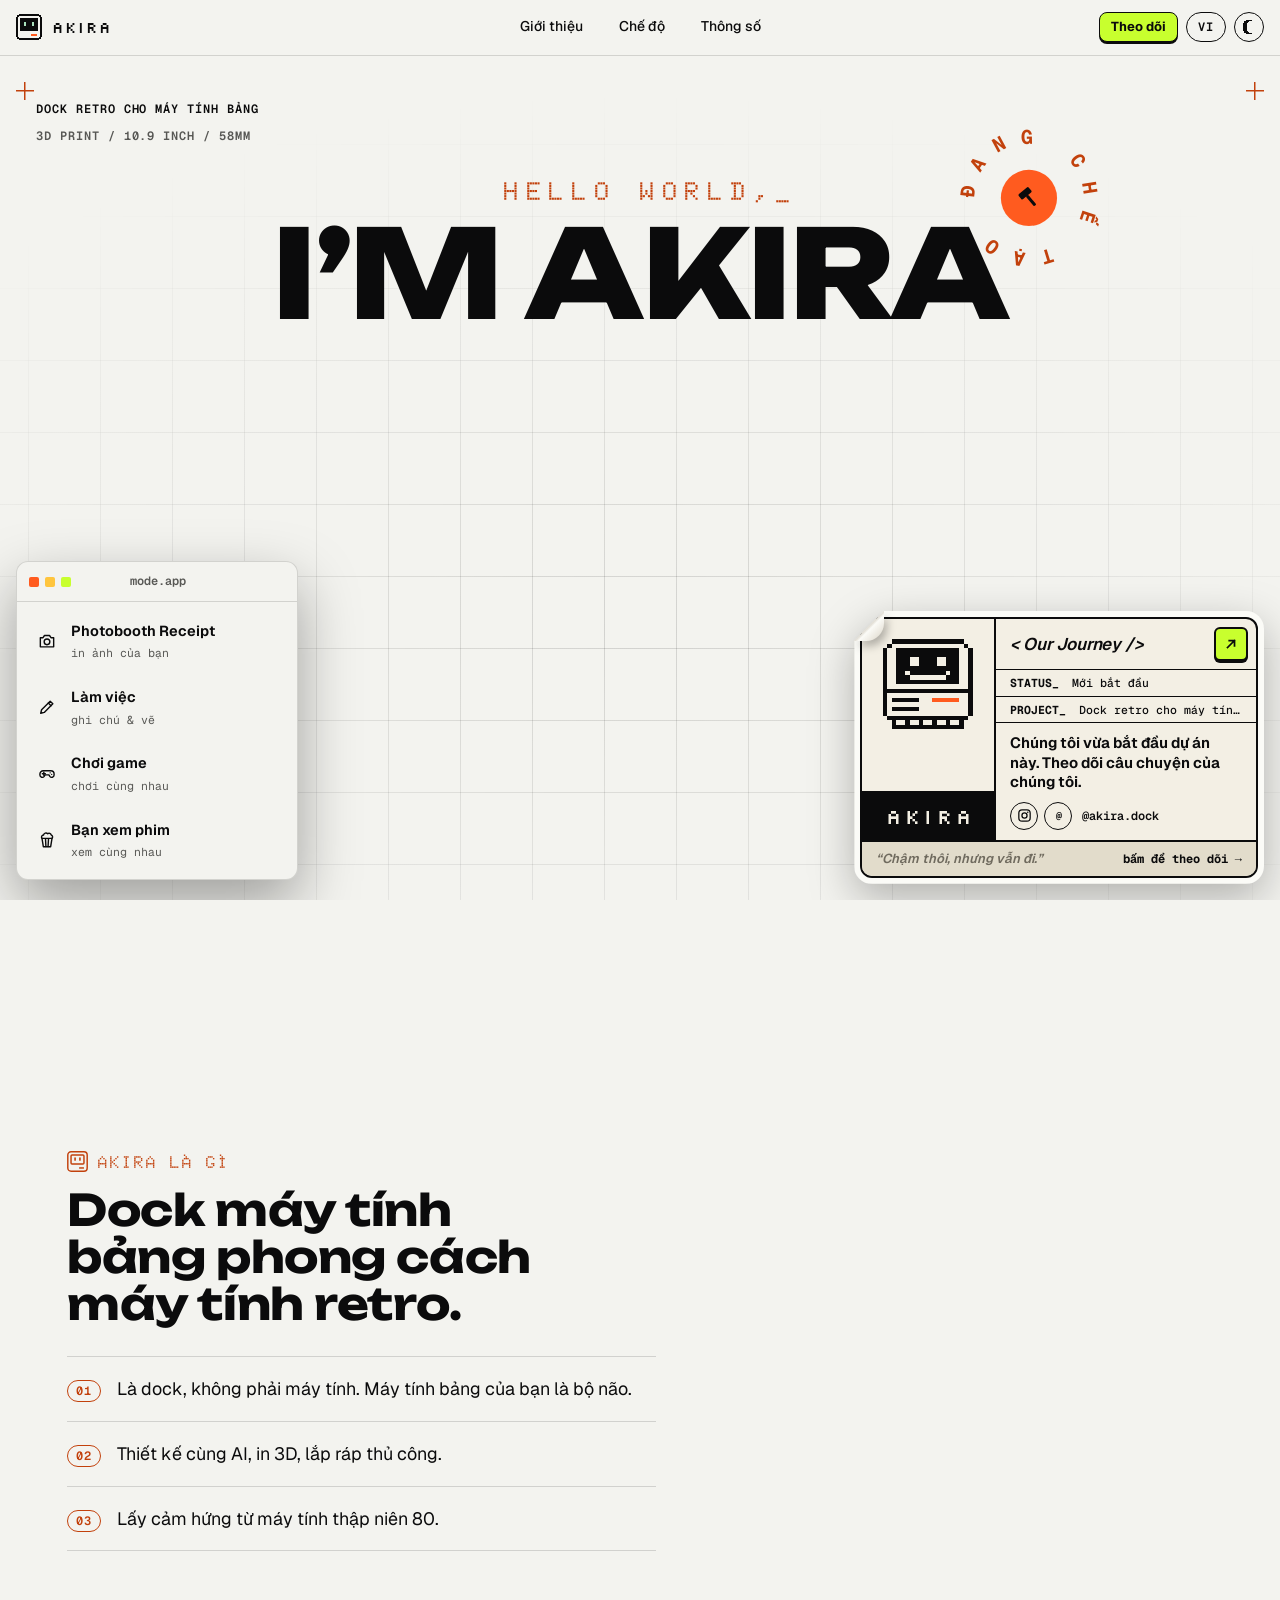
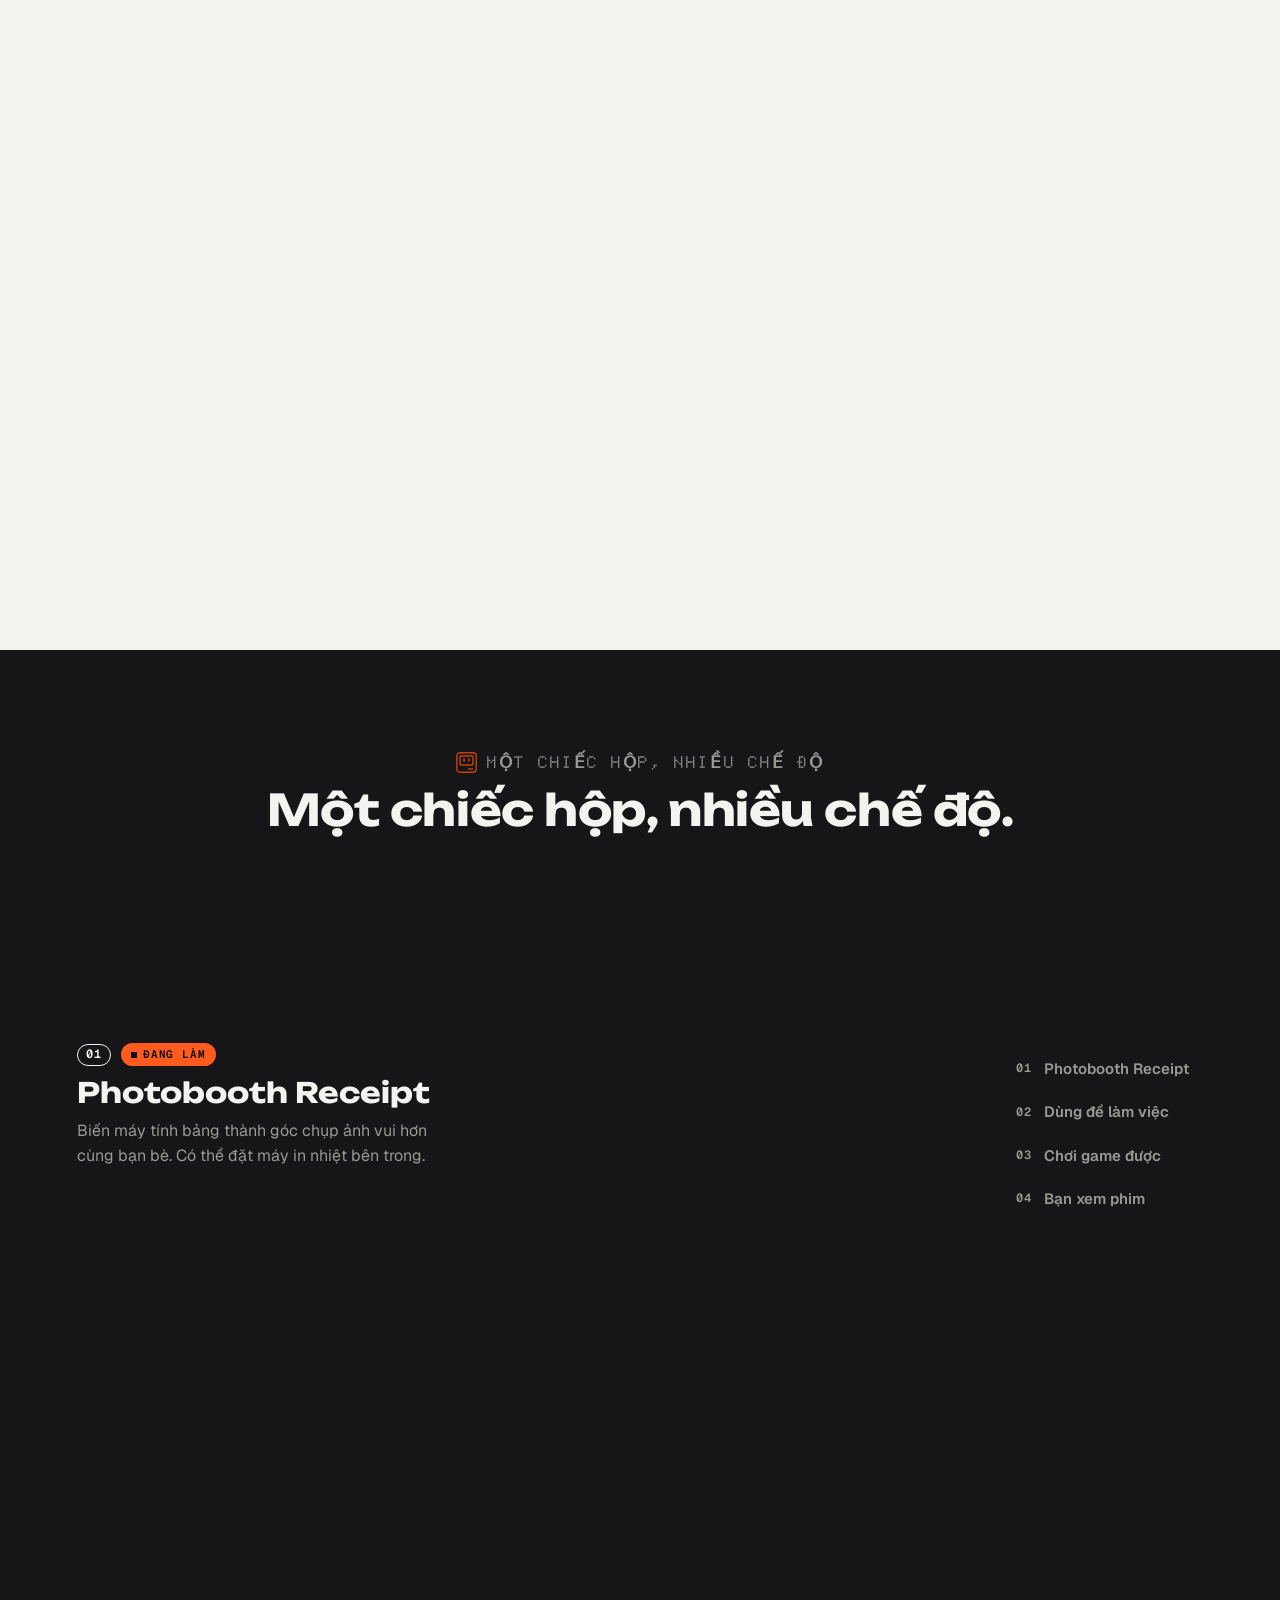
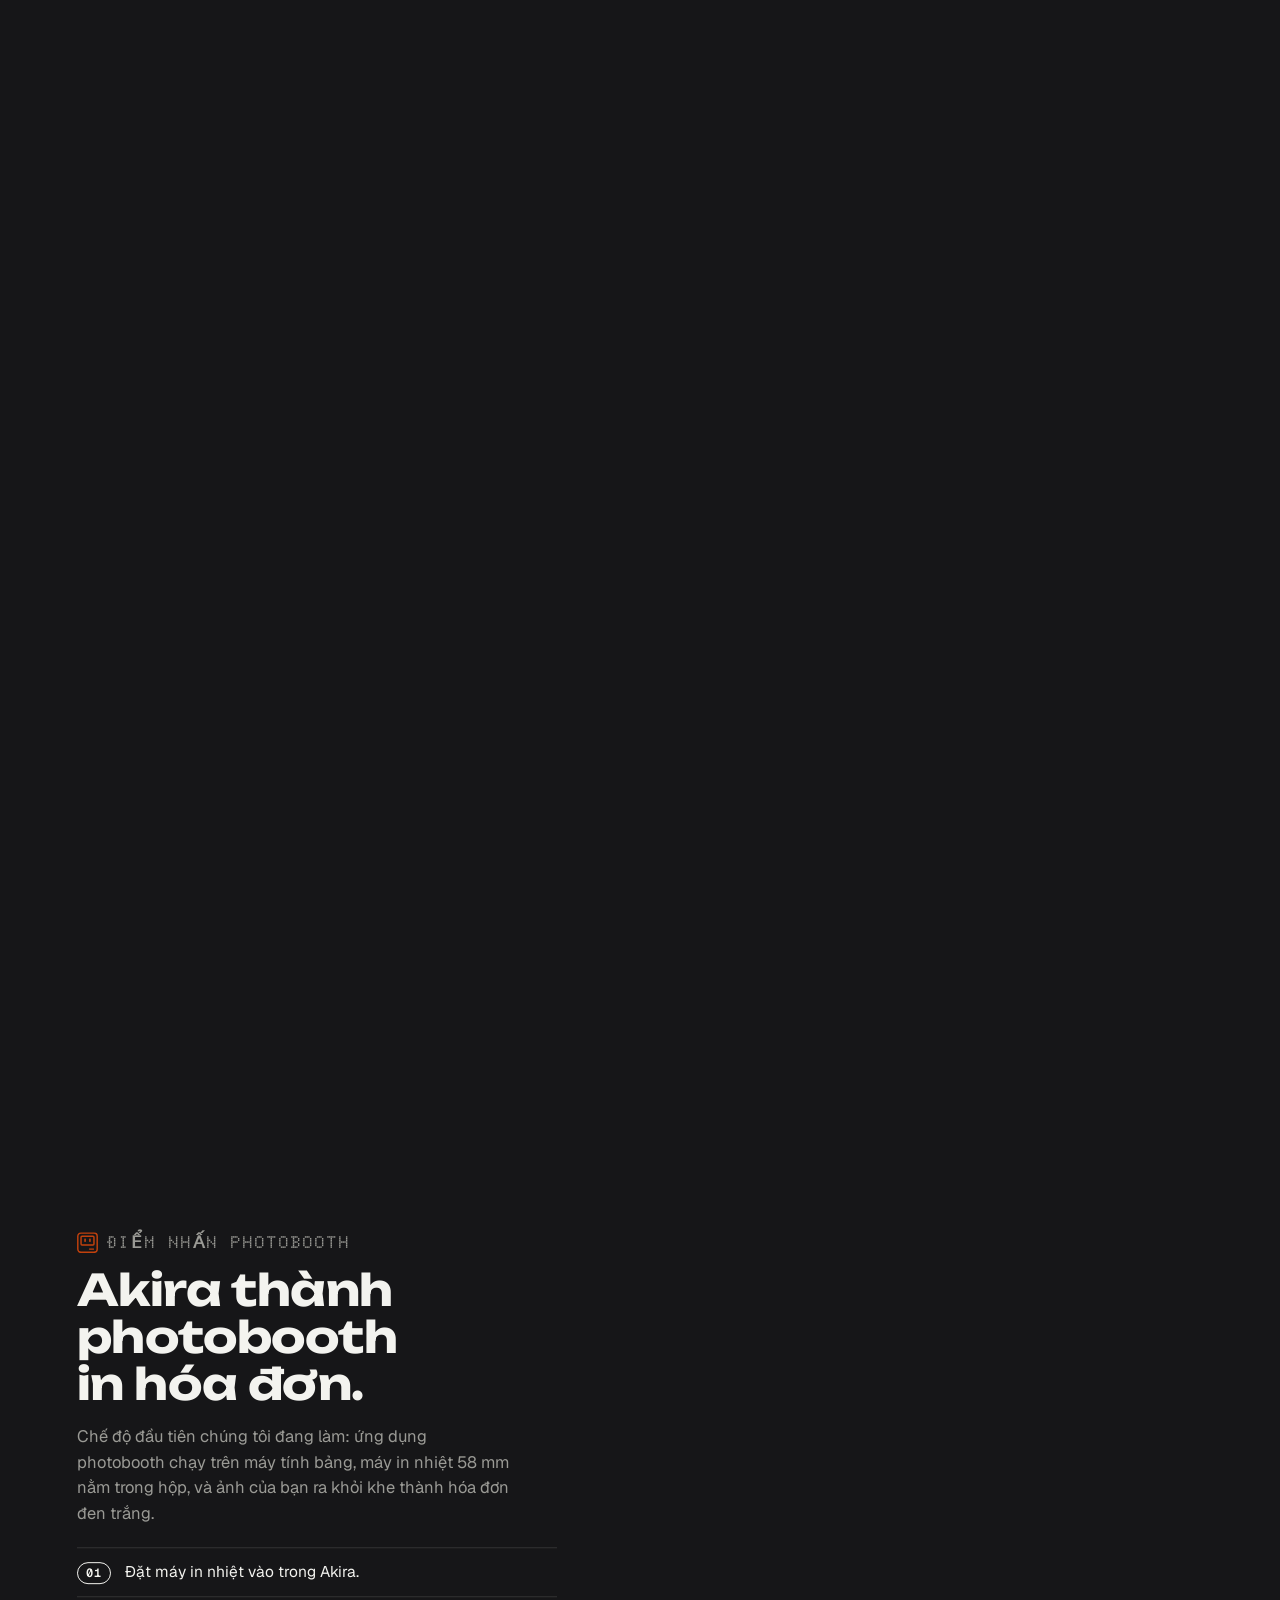
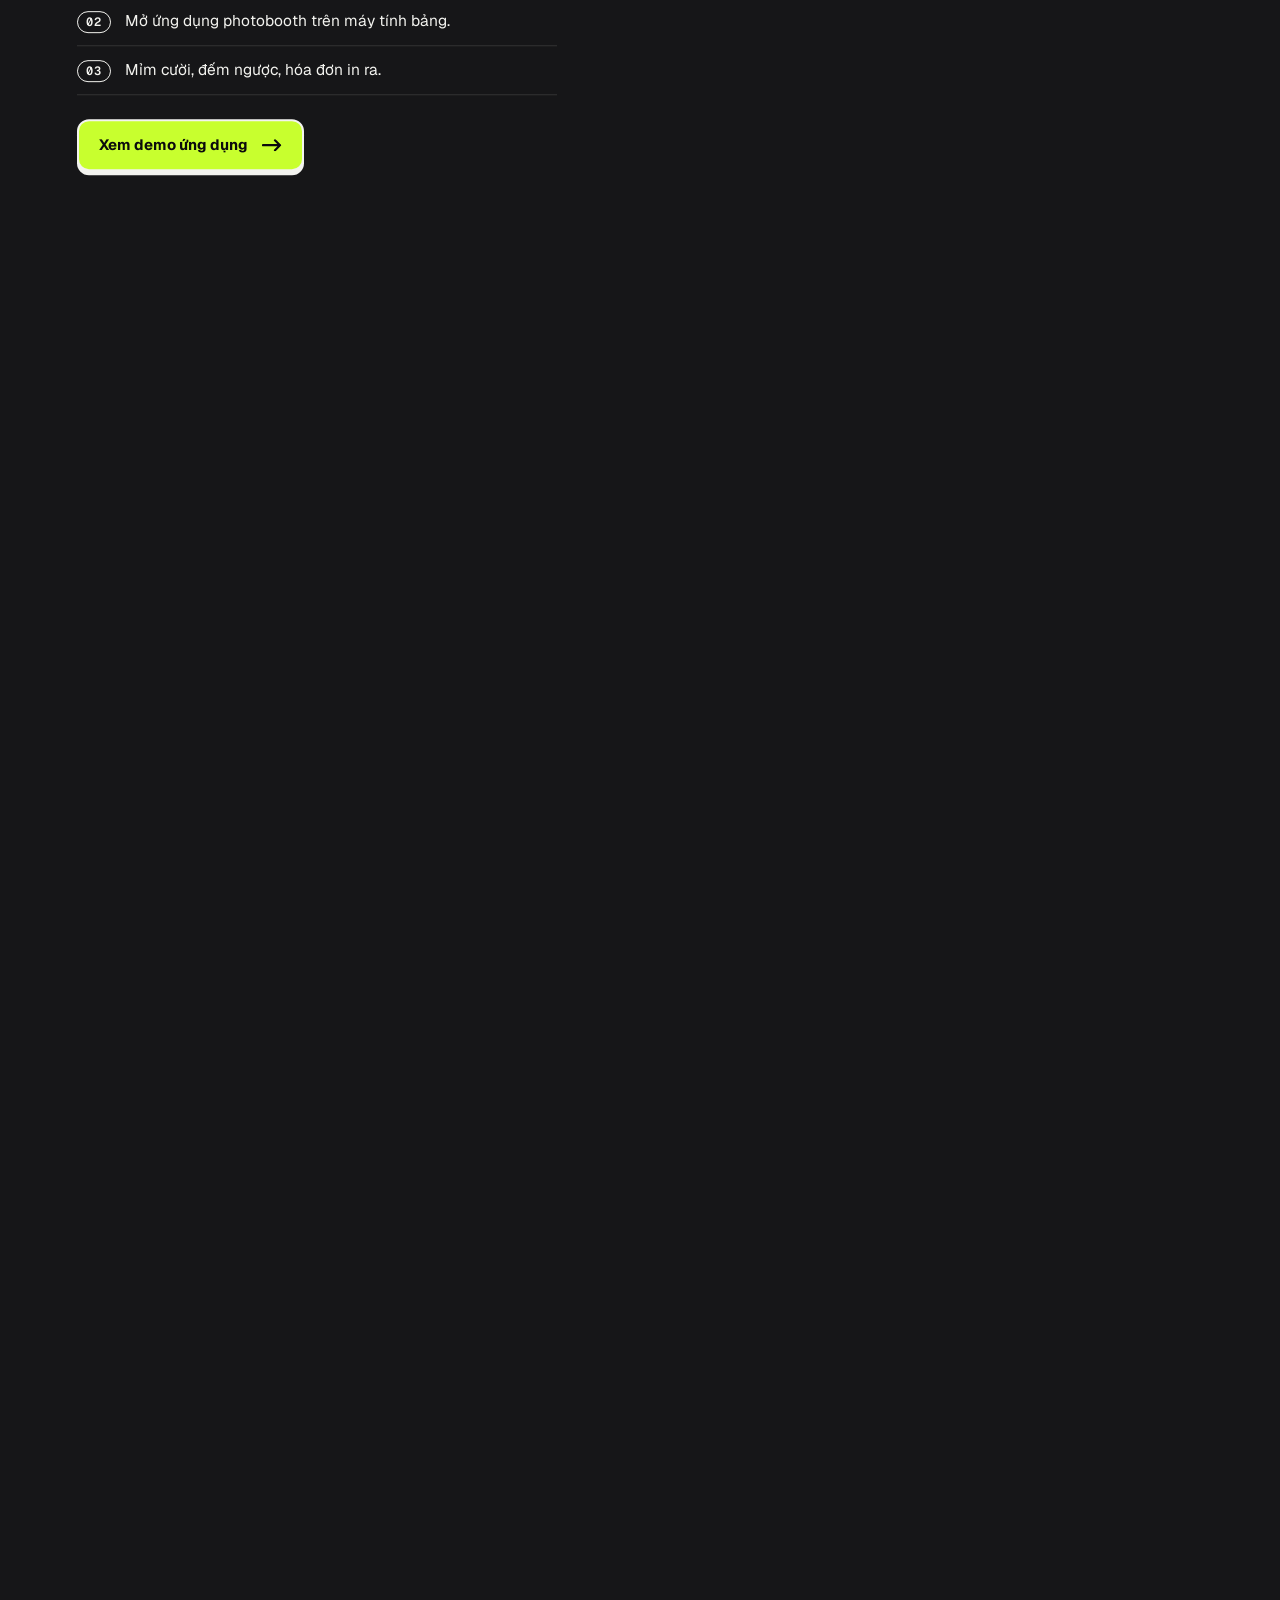
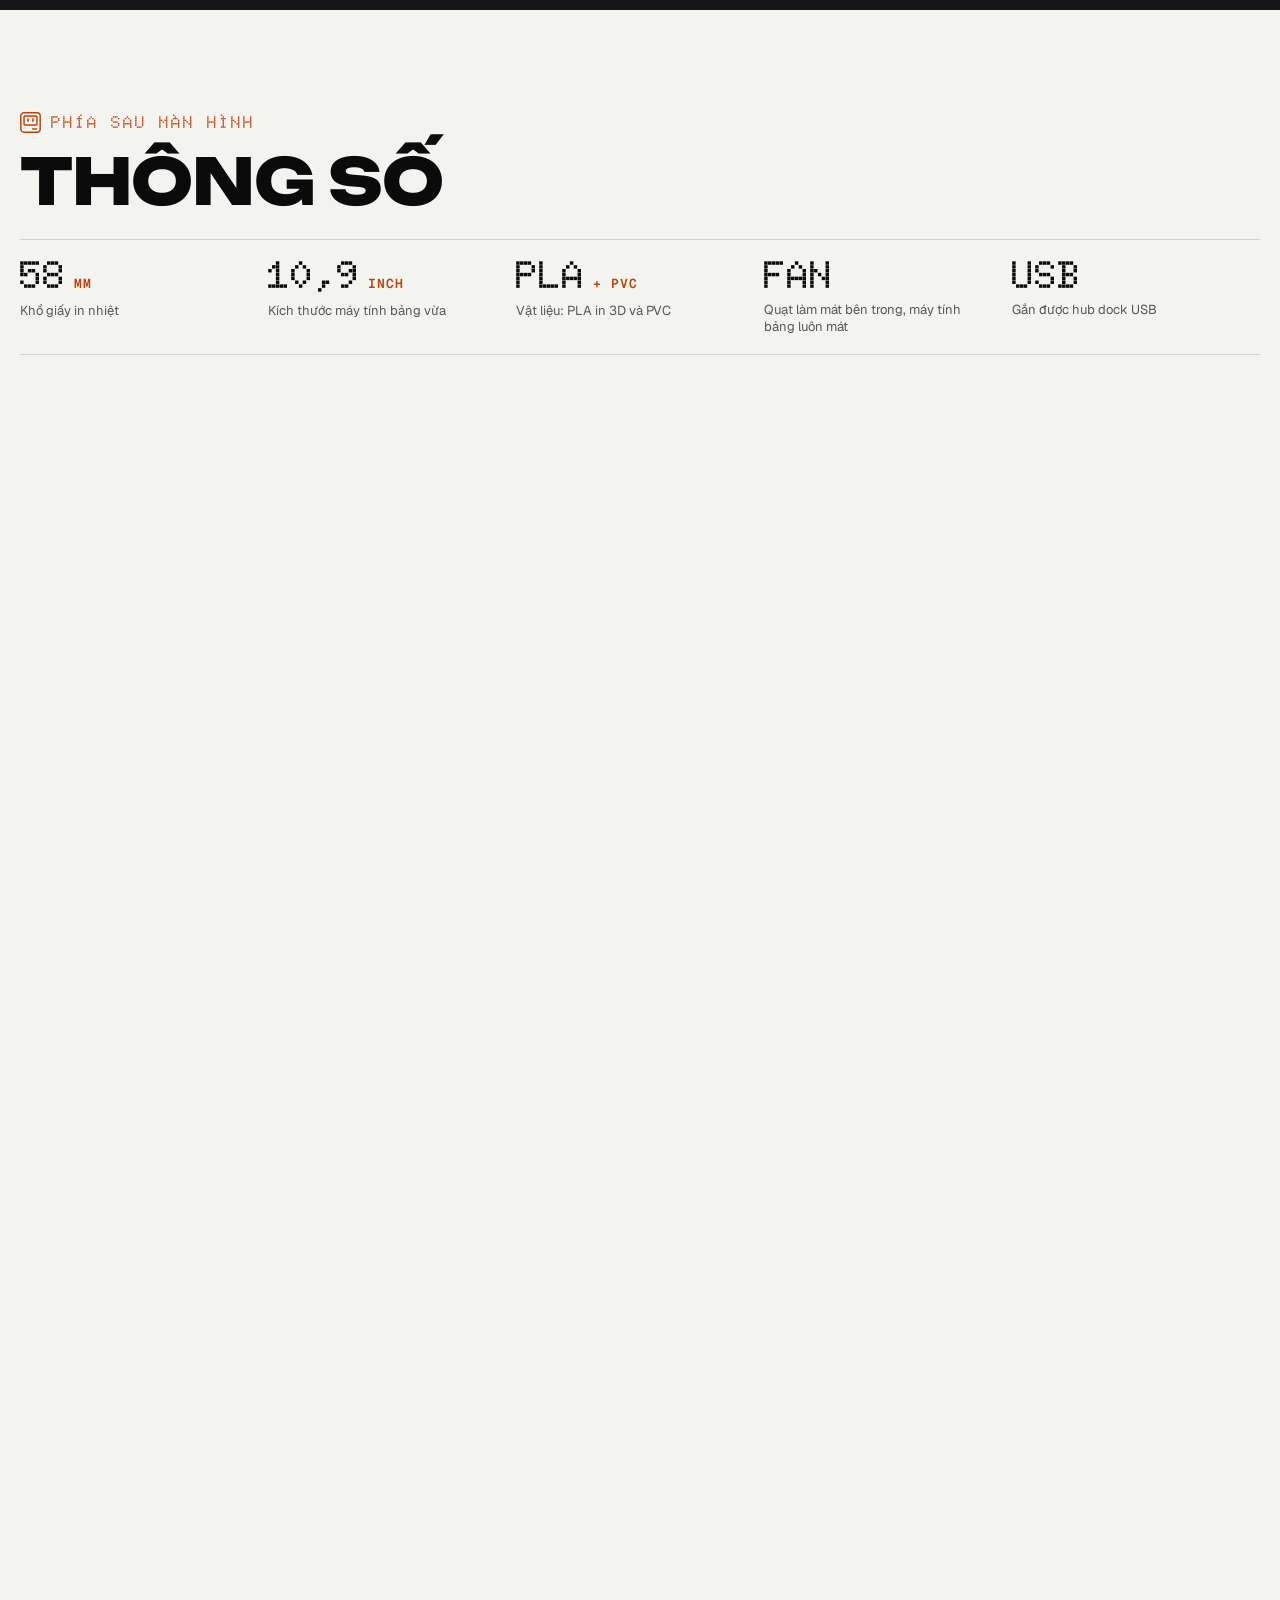
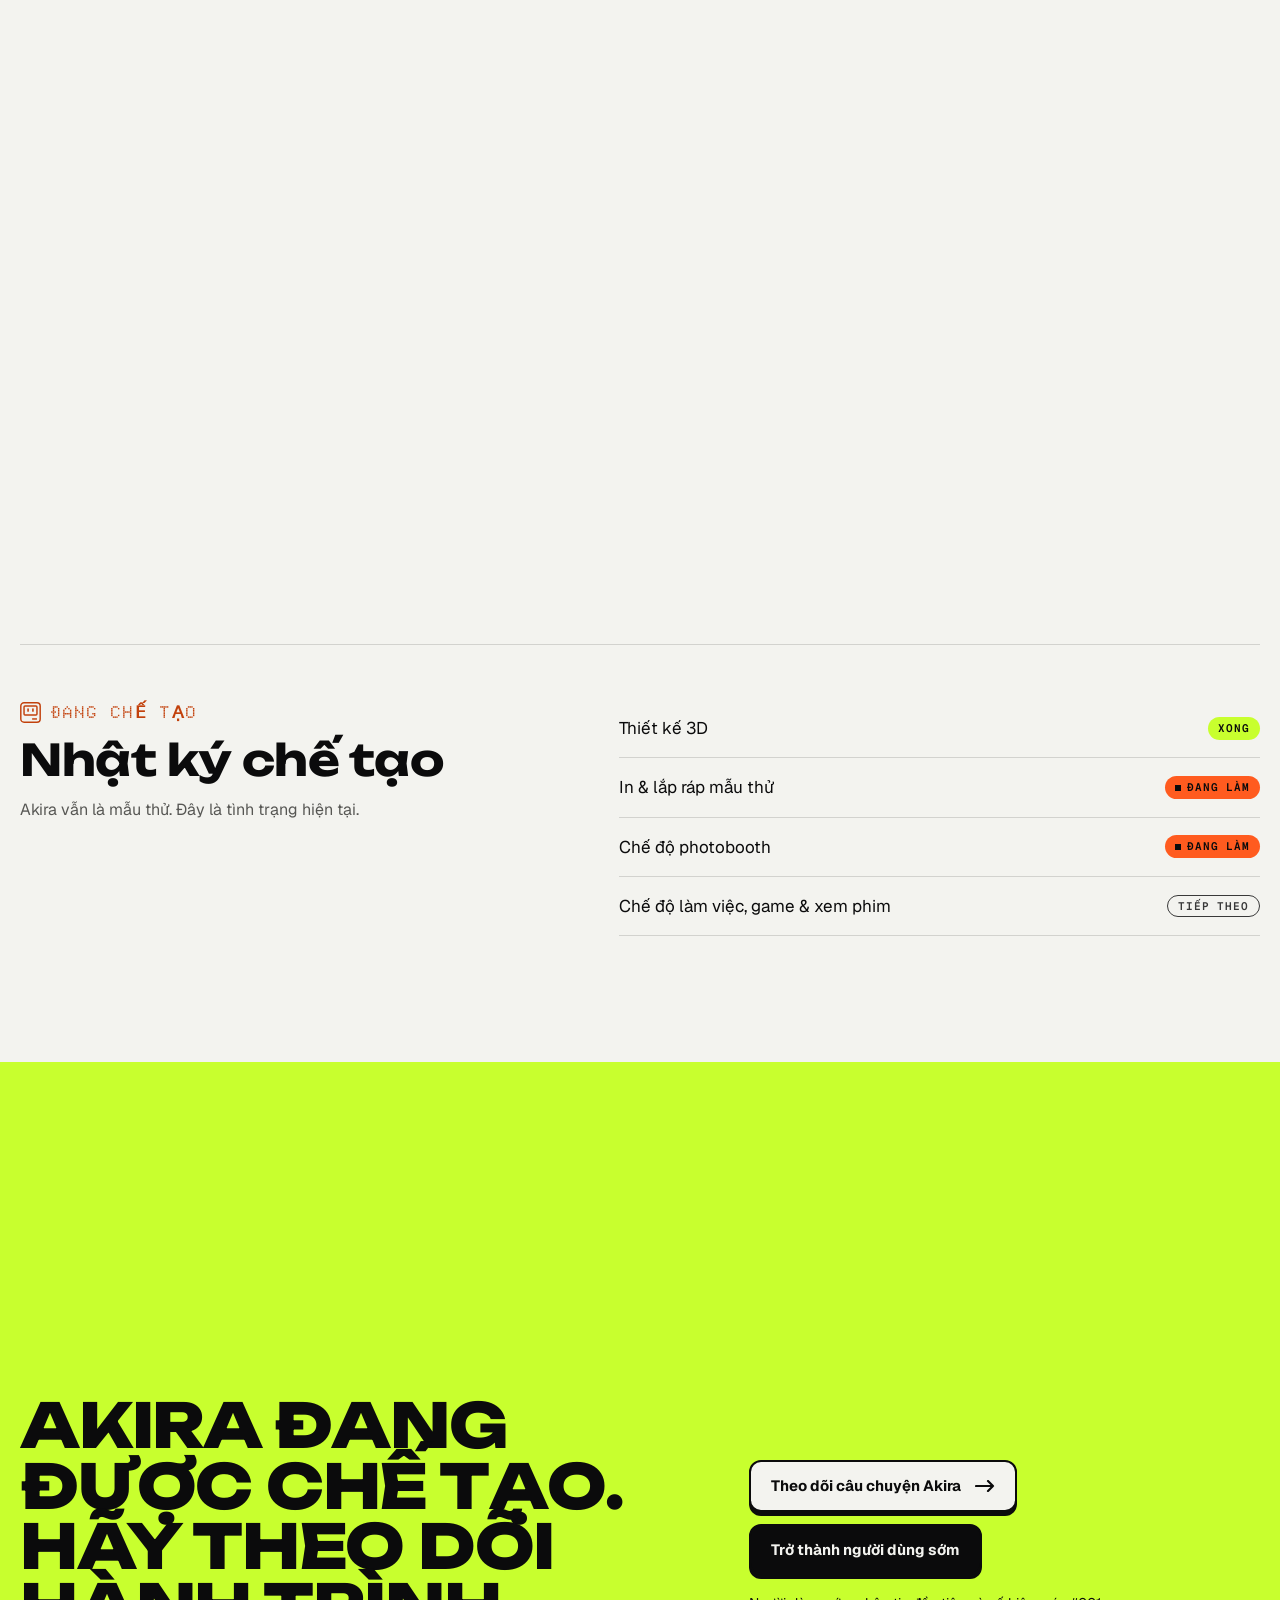
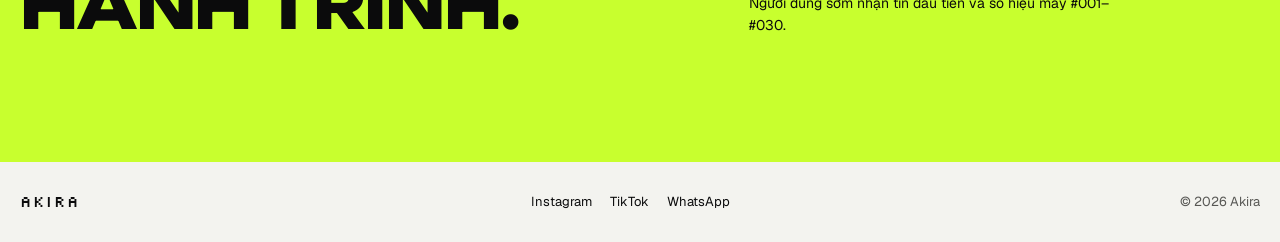
<file: vi/index.html>
<!DOCTYPE html><html lang="vi" dir="ltr" data-theme="dark"><head><meta charset="utf-8"><meta name="viewport" content="width=device-width, initial-scale=1, viewport-fit=cover"><title>Akira, dock retro cho máy tính bảng</title><meta name="description" content="Akira biến chiếc máy tính bảng để không thành photobooth in hóa đơn, thiết bị làm việc, màn hình chơi game hay bạn xem phim. Chiếc dock in 3D theo phong cách máy tính thập niên 80, đang được chế tạo."><meta name="theme-color" content="#0B0B0C"><script>
      // Theme before first paint: the visitor's choice, else the system setting (toggle in Landing.astro).
      (() => {
        let theme = null;
        try {
          theme = localStorage.getItem("ak-theme");
        } catch {}
        if (theme !== "light" && theme !== "dark") {
          theme = matchMedia("(prefers-color-scheme: light)").matches ? "light" : "dark";
        }
        const root = document.documentElement;
        root.dataset.theme = theme;
        const meta = document.querySelector('meta[name="theme-color"]');
        const sync = () => meta?.setAttribute("content", root.dataset.theme === "light" ? "#F3F3EF" : "#0B0B0C");
        sync();
        new MutationObserver(sync).observe(root, { attributes: true, attributeFilter: ["data-theme"] });
      })();
    </script><meta property="og:type" content="website"><meta property="og:locale" content="vi_VN"><meta property="og:title" content="Akira, dock retro cho máy tính bảng"><meta property="og:description" content="Akira biến chiếc máy tính bảng để không thành photobooth in hóa đơn, thiết bị làm việc, màn hình chơi game hay bạn xem phim. Chiếc dock in 3D theo phong cách máy tính thập niên 80, đang được chế tạo."><meta property="og:image" content="https://yamustofa.github.io/akira-dock/og.jpg"><meta property="og:image:type" content="image/jpeg"><meta property="og:image:width" content="1200"><meta property="og:image:height" content="630"><meta property="og:image:alt" content="Akira, chiếc hộp màu kem kiểu máy tính cổ với gương mặt điểm ảnh đang mỉm cười"><meta name="twitter:card" content="summary_large_image"><link rel="icon" href="../favicon.svg" type="image/svg+xml"><link rel="stylesheet" href="../assets/Landing.Bui8DxaV.css"></head><body><style>astro-island,astro-slot,astro-static-slot{display:contents}</style><script>(function(){let e=async e=>{await(await e())()};(self.Astro||(self.Astro={})).only=e,window.dispatchEvent(new Event(`astro:only`))})();</script><script>(function(){function e(t){"@babel/helpers - typeof";return e=typeof Symbol==`function`&&typeof Symbol.iterator==`symbol`?function(e){return typeof e}:function(e){return e&&typeof Symbol==`function`&&e.constructor===Symbol&&e!==Symbol.prototype?`symbol`:typeof e},e(t)}function t(t,n){if(e(t)!=`object`||!t)return t;var r=t[Symbol.toPrimitive];if(r!==void 0){var i=r.call(t,n||`default`);if(e(i)!=`object`)return i;throw TypeError(`@@toPrimitive must return a primitive value.`)}return(n===`string`?String:Number)(t)}function n(n){var r=t(n,`string`);return e(r)==`symbol`?r:r+``}function r(e,t,r){return(t=n(t))in e?Object.defineProperty(e,t,{value:r,enumerable:!0,configurable:!0,writable:!0}):e[t]=r,e}let i=/* @__PURE__ */ new Set([`__proto__`,`constructor`,`prototype`]);{let e={0:e=>a(e),1:e=>n(e),2:e=>new RegExp(e),3:e=>new Date(e),4:e=>new Map(n(e)),5:e=>new Set(n(e)),6:e=>BigInt(e),7:e=>new URL(e),8:e=>new Uint8Array(e),9:e=>new Uint16Array(e),10:e=>new Uint32Array(e),11:e=>1/0*e},t=t=>{let[n,r]=t;return n in e?e[n](r):void 0},n=e=>e.map(t),a=e=>typeof e!=`object`||!e?e:Object.fromEntries(Object.entries(e).map(([e,n])=>[e,t(n)]));class o extends HTMLElement{constructor(...e){super(...e),r(this,`Component`,void 0),r(this,`hydrator`,void 0),r(this,`hydrate`,async()=>{var e;if(!this.hydrator||!this.isConnected)return;let t=(e=this.parentElement)==null?void 0:e.closest(`astro-island[ssr]`);if(t){t.addEventListener(`astro:hydrate`,this.hydrate,{once:!0});return}let n=this.querySelectorAll(`astro-slot`),r={},i=this.querySelectorAll(`template[data-astro-template]`);for(let e of i){let t=e.closest(this.tagName);t!=null&&t.isSameNode(this)&&(r[e.getAttribute(`data-astro-template`)||`default`]=e.innerHTML,e.remove())}for(let e of n){let t=e.closest(this.tagName);t!=null&&t.isSameNode(this)&&(r[e.getAttribute(`name`)||`default`]=e.innerHTML)}let o;try{o=this.hasAttribute(`props`)?a(JSON.parse(this.getAttribute(`props`))):{}}catch(e){let t=this.getAttribute(`component-url`)||`<unknown>`,n=this.getAttribute(`component-export`);throw n&&(t+=` (export ${n})`),console.error(`[hydrate] Error parsing props for component ${t}`,this.getAttribute(`props`),e),e}await this.hydrator(this)(this.Component,o,r,{client:this.getAttribute(`client`)}),this.removeAttribute(`ssr`),this.dispatchEvent(new CustomEvent(`astro:hydrate`))}),r(this,`unmount`,()=>{this.isConnected||this.dispatchEvent(new CustomEvent(`astro:unmount`))})}disconnectedCallback(){document.removeEventListener(`astro:after-swap`,this.unmount),document.addEventListener(`astro:after-swap`,this.unmount,{once:!0})}connectedCallback(){if(!this.hasAttribute(`await-children`)||document.readyState===`interactive`||document.readyState===`complete`)this.childrenConnectedCallback();else{let e=()=>{document.removeEventListener(`DOMContentLoaded`,e),t.disconnect(),this.childrenConnectedCallback()},t=new MutationObserver(()=>{var t;((t=this.lastChild)==null?void 0:t.nodeType)===Node.COMMENT_NODE&&this.lastChild.nodeValue===`astro:end`&&(this.lastChild.remove(),e())});t.observe(this,{childList:!0}),document.addEventListener(`DOMContentLoaded`,e)}}async childrenConnectedCallback(){let e=this.getAttribute(`before-hydration-url`);e&&await import(e),this.start()}getRetryImportUrl(e){let t=new URL(e,document.baseURI);return t.searchParams.set(`astro-retry`,Date.now().toString()),t.toString()}async importWithRetry(e){try{return await import(e)}catch(t){return await new Promise(e=>setTimeout(e,1e3)),import(this.getRetryImportUrl(e))}}handleHydrationError(e){let t=this.getAttribute(`component-url`),n=new CustomEvent(`astro:hydration-error`,{cancelable:!0,bubbles:!0,composed:!0,detail:{error:e,componentUrl:t}});this.dispatchEvent(n)&&console.error(`[astro-island] Error hydrating ${t}`,e)}async start(){let e=JSON.parse(this.getAttribute(`opts`)),t=this.getAttribute(`client`);if(Astro[t]===void 0)window.addEventListener(`astro:${t}`,()=>this.start(),{once:!0});else try{await Astro[t](async()=>{let e=this.getAttribute(`renderer-url`);try{let[t,{default:n}]=await Promise.all([this.importWithRetry(this.getAttribute(`component-url`)),e?this.importWithRetry(e):Promise.resolve({default:()=>()=>{}})]),r=this.getAttribute(`component-export`)||`default`;if(r.includes(`.`)){this.Component=t;for(let e of r.split(`.`)){if(i.has(e)||!this.Component||typeof this.Component!=`object`&&typeof this.Component!=`function`||!Object.hasOwn(this.Component,e))throw Error(`Invalid component export path: ${r}`);this.Component=this.Component[e]}}else{if(i.has(r))throw Error(`Invalid component export path: ${r}`);this.Component=t[r]}return this.hydrator=n,this.hydrate}catch(e){return this.handleHydrationError(e),()=>{}}},e,this)}catch(e){this.handleHydrationError(e)}}attributeChangedCallback(){this.hydrate()}}r(o,`observedAttributes`,[`props`]),customElements.get(`astro-island`)||customElements.define(`astro-island`,o)}})();</script><astro-island uid="YKW4y" component-url="../assets/AkiraStage.Di0kBW-f.js" component-export="default" renderer-url="../assets/client.C5KXvosb.js" props="{}" ssr client="only" opts="{&quot;name&quot;:&quot;AkiraStage&quot;,&quot;value&quot;:&quot;react&quot;}"></astro-island><header class="ak-head"><a class="ak-brand" href="#hero" aria-label="Akira, về đầu trang"><svg viewBox="0 0 13 13" shape-rendering="crispEdges" aria-hidden="true"><rect x="0.5" y="0.5" width="12" height="12" rx="2" fill="none" stroke="currentColor"></rect><rect class="ak-brand-screen" x="2" y="2" width="9" height="6.5"></rect><rect class="ak-brand-eye" x="4" y="4" width="1" height="2"></rect><rect class="ak-brand-eye" x="8" y="4" width="1" height="2"></rect><rect class="ak-brand-slot" x="7.5" y="10" width="3" height="1"></rect></svg><span>AKIRA</span></a><nav class="ak-nav" aria-label="Chính"><a href="#apa">Giới thiệu</a><a href="#mode">Chế độ</a><a href="#spek">Thông số</a></nav><div class="ak-tools"><a class="ak-follow" href="https://instagram.com/akira.dock" target="_blank" rel="noopener" data-track="nav_follow">Theo dõi</a><details class="ak-lang" data-lang-menu><summary aria-label="Ngôn ngữ">VI</summary><ul><li><a href="../index.html" hreflang="id" lang="id" dir="ltr">Bahasa Indonesia</a></li><li><a href="../en/index.html" hreflang="en" lang="en" dir="ltr">English</a></li><li><a href="../ms/index.html" hreflang="ms" lang="ms" dir="ltr">Bahasa Melayu</a></li><li><a href="../fil/index.html" hreflang="fil" lang="fil" dir="ltr">Filipino</a></li><li><a href="../th/index.html" hreflang="th" lang="th" dir="ltr">ไทย</a></li><li><a href="../vi/index.html" hreflang="vi" lang="vi" dir="ltr" aria-current="page">Tiếng Việt</a></li><li><a href="../zh/index.html" hreflang="zh-Hans" lang="zh-Hans" dir="ltr">简体中文</a></li><li><a href="../ar/index.html" hreflang="ar" lang="ar" dir="rtl">العربية</a></li></ul></details><button class="ak-theme" type="button" aria-label="Chuyển sang chế độ sáng" data-theme-toggle data-label-light="Chuyển sang chế độ sáng" data-label-dark="Chuyển sang chế độ tối"><svg class="ak-theme-sun" viewBox="0 0 16 16" shape-rendering="crispEdges" aria-hidden="true"><rect x="6" y="6" width="4" height="4" fill="currentColor"></rect><rect x="7" y="1" width="2" height="2" fill="currentColor"></rect><rect x="7" y="13" width="2" height="2" fill="currentColor"></rect><rect x="1" y="7" width="2" height="2" fill="currentColor"></rect><rect x="13" y="7" width="2" height="2" fill="currentColor"></rect><rect x="3" y="3" width="2" height="2" fill="currentColor"></rect><rect x="11" y="3" width="2" height="2" fill="currentColor"></rect><rect x="3" y="11" width="2" height="2" fill="currentColor"></rect><rect x="11" y="11" width="2" height="2" fill="currentColor"></rect></svg><svg class="ak-theme-moon" viewBox="0 0 16 16" shape-rendering="crispEdges" aria-hidden="true"><path d="M5 1h6v1H8v1H7v1H6v8h1v1h1v1h3v1H5v-1H3v-2H2V4h1V2h2z" fill="currentColor"></path></svg></button></div></header><main><section id="hero" class="ak-hero" aria-labelledby="hero-title"><div class="ak-grid" aria-hidden="true"></div><img class="ak-poster" src="../poster/akira.webp" alt="" width="880" height="1084" loading="lazy" data-poster><div class="ak-boot" aria-hidden="true" data-boot data-label-load="Đang tải Akira" data-label-boot="Đang khởi động"><span class="ak-boot-label" data-boot-label>Đang tải Akira</span><span class="ak-boot-bar"><i></i></span><span class="ak-boot-pct" data-boot-pct></span></div><noscript><style>
          .ak-boot { display: none; } .ak-poster { display: block; } .ak-typed i { visibility: visible; }
        </style></noscript><span class="ak-cross ak-cross--tl" aria-hidden="true"></span><span class="ak-cross ak-cross--tr" aria-hidden="true"></span><div class="ak-hero-meta"><p class="ak-hero-eyebrow">Dock retro cho máy tính bảng</p><span aria-hidden="true">3D PRINT / 10.9 inch / 58MM</span></div><div class="ak-hero-copy"><h1 class="ak-title" id="hero-title" lang="en" dir="ltr"><span class="ak-hello"><span class="ak-sr">Hello world,</span><span class="ak-typed" aria-hidden="true" data-typed><span class="ak-caret">_</span><i>H</i><i>e</i><i>l</i><i>l</i><i>o</i><i> </i><i>w</i><i>o</i><i>r</i><i>l</i><i>d</i><i>,</i></span></span><span class="ak-name"><span class="ak-name-text">I’m Akira<svg class="ak-badge" viewBox="0 0 160 160" aria-hidden="true"><defs><path id="ak-badge-ring" d="M80 80m-58 0a58 58 0 1 1 116 0a58 58 0 1 1-116 0"></path></defs><g class="ak-badge-ring"><text><textPath href="#ak-badge-ring" textLength="318" lengthAdjust="spacing">ĐANG CHẾ TẠO</textPath></text></g><circle cx="80" cy="80" r="30" class="ak-badge-dot"></circle><g transform="translate(80 80) rotate(-40) translate(-12 -12)" class="ak-badge-hammer"><rect x="5" y="2" width="14" height="7" rx="1.5"></rect><rect x="10.4" y="8.5" width="3.2" height="14" rx="1.4"></rect></g></svg></span></span></h1></div><div class="ak-hero-panels"><div class="ak-app" role="group" aria-label="Chọn chế độ của Akira" data-mode-app><div class="ak-app-bar" aria-hidden="true"><i></i><i></i><i></i><span lang="en" dir="ltr">mode.app</span></div><div class="ak-app-list"><button class="ak-app-item" type="button" aria-pressed="false" data-app-mode="photobooth"><svg viewBox="0 0 24 24" aria-hidden="true"><path d="M4 8h3.2l1.8-2.6h6l1.8 2.6H20v11H4z"/><circle cx="12" cy="13" r="3.4"/></svg><span><b>Photobooth Receipt</b><small>in ảnh của bạn</small></span></button><button class="ak-app-item" type="button" aria-pressed="false" data-app-mode="desk"><svg viewBox="0 0 24 24" aria-hidden="true"><path d="M4.5 19.5l1-4.2L15.8 5l3.2 3.2L8.7 18.5z"/><path d="M13.6 7.2l3.2 3.2"/></svg><span><b>Làm việc</b><small>ghi chú &amp; vẽ</small></span></button><button class="ak-app-item" type="button" aria-pressed="false" data-app-mode="game"><svg viewBox="0 0 24 24" aria-hidden="true"><path d="M7.5 8h9a4 4 0 0 1 4 4v1.2a2.8 2.8 0 0 1-5.1 1.6L14.3 13H9.7l-1.1 1.8A2.8 2.8 0 0 1 3.5 13.2V12a4 4 0 0 1 4-4z"/><path d="M8.2 9.8v3.6M6.4 11.6H10"/><path d="M15.8 10.6h.01M17.6 12.4h.01"/></svg><span><b>Chơi game</b><small>chơi cùng nhau</small></span></button><button class="ak-app-item" type="button" aria-pressed="false" data-app-mode="watch"><svg viewBox="0 0 24 24" aria-hidden="true"><path d="M6 10l1.6 10h8.8L18 10z"/><path d="M6 10a2.4 2.4 0 0 1 1.8-4 3 3 0 0 1 5-1.6 2.6 2.6 0 0 1 4.2 1.6A2.4 2.4 0 0 1 18 10"/><path d="M10.2 10.4l.5 9.4M13.8 10.4l-.5 9.4"/></svg><span><b>Bạn xem phim</b><small>xem cùng nhau</small></span></button></div></div><div class="ak-sticker" data-sticker><div class="ak-sticker-face" data-sticker-face><div class="ak-card"><div class="ak-card-art"><svg viewBox="-2 -1 24 22" shape-rendering="crispEdges" aria-hidden="true"><rect x="2" y="0" width="16" height="1"></rect><rect x="1" y="1" width="1" height="1"></rect><rect x="18" y="1" width="1" height="1"></rect><rect x="0" y="2" width="1" height="1"></rect><rect x="3" y="2" width="14" height="1"></rect><rect x="19" y="2" width="1" height="1"></rect><rect x="0" y="3" width="1" height="1"></rect><rect x="3" y="3" width="14" height="1"></rect><rect x="19" y="3" width="1" height="1"></rect><rect x="0" y="4" width="1" height="1"></rect><rect x="3" y="4" width="3" height="1"></rect><rect x="8" y="4" width="4" height="1"></rect><rect x="14" y="4" width="3" height="1"></rect><rect x="19" y="4" width="1" height="1"></rect><rect x="0" y="5" width="1" height="1"></rect><rect x="3" y="5" width="3" height="1"></rect><rect x="8" y="5" width="4" height="1"></rect><rect x="14" y="5" width="3" height="1"></rect><rect x="19" y="5" width="1" height="1"></rect><rect x="0" y="6" width="1" height="1"></rect><rect x="3" y="6" width="14" height="1"></rect><rect x="19" y="6" width="1" height="1"></rect><rect x="0" y="7" width="1" height="1"></rect><rect x="3" y="7" width="2" height="1"></rect><rect x="6" y="7" width="8" height="1"></rect><rect x="15" y="7" width="2" height="1"></rect><rect x="19" y="7" width="1" height="1"></rect><rect x="0" y="8" width="1" height="1"></rect><rect x="3" y="8" width="3" height="1"></rect><rect x="14" y="8" width="3" height="1"></rect><rect x="19" y="8" width="1" height="1"></rect><rect x="0" y="9" width="1" height="1"></rect><rect x="3" y="9" width="14" height="1"></rect><rect x="19" y="9" width="1" height="1"></rect><rect x="0" y="10" width="1" height="1"></rect><rect x="19" y="10" width="1" height="1"></rect><rect x="0" y="11" width="20" height="1"></rect><rect x="0" y="12" width="1" height="1"></rect><rect x="19" y="12" width="1" height="1"></rect><rect x="0" y="13" width="1" height="1"></rect><rect x="2" y="13" width="6" height="1"></rect><rect x="11" y="13" width="6" height="1" class="is-orange"></rect><rect x="19" y="13" width="1" height="1"></rect><rect x="0" y="14" width="1" height="1"></rect><rect x="19" y="14" width="1" height="1"></rect><rect x="0" y="15" width="1" height="1"></rect><rect x="2" y="15" width="6" height="1"></rect><rect x="19" y="15" width="1" height="1"></rect><rect x="0" y="16" width="1" height="1"></rect><rect x="19" y="16" width="1" height="1"></rect><rect x="1" y="17" width="18" height="1"></rect><rect x="2" y="18" width="1" height="1"></rect><rect x="5" y="18" width="1" height="1"></rect><rect x="8" y="18" width="1" height="1"></rect><rect x="11" y="18" width="1" height="1"></rect><rect x="14" y="18" width="1" height="1"></rect><rect x="17" y="18" width="1" height="1"></rect><rect x="2" y="19" width="16" height="1"></rect></svg><span class="ak-card-word" aria-hidden="true">AKIRA</span></div><div class="ak-card-main"><div class="ak-card-head"><span class="ak-card-tag" lang="en" dir="ltr">&lt; Our Journey /&gt;</span><a class="ak-card-go" href="https://instagram.com/akira.dock" target="_blank" rel="noopener" aria-label="bấm để theo dõi" data-track="hero_card"><svg viewBox="0 0 16 16" aria-hidden="true"><path d="M4 12L12 4M6 4h6v6" fill="none" stroke="currentColor" stroke-width="2" stroke-linecap="square"></path></svg></a></div><p class="ak-card-row"><b lang="en" dir="ltr">STATUS_</b> Mới bắt đầu</p><p class="ak-card-row ak-card-row--project"><b lang="en" dir="ltr">PROJECT_</b> Dock retro cho máy tính bảng</p><p class="ak-card-lead">Chúng tôi vừa bắt đầu dự án này. Theo dõi câu chuyện của chúng tôi.</p><div class="ak-card-social"><a href="https://instagram.com/akira.dock" target="_blank" rel="noopener" aria-label="Instagram" data-track="hero_card_instagram"><svg viewBox="0 0 24 24" aria-hidden="true"><rect x="4" y="4" width="16" height="16" rx="4.5" fill="none" stroke="currentColor" stroke-width="1.8"></rect><circle cx="12" cy="12" r="3.6" fill="none" stroke="currentColor" stroke-width="1.8"></circle><circle cx="16.6" cy="7.4" r="1.1" fill="currentColor"></circle></svg></a><a href="https://www.threads.com/@akira.dock" target="_blank" rel="noopener" aria-label="Threads" data-track="hero_card_threads"><svg viewBox="0 0 24 24" aria-hidden="true"><text x="12" y="16.5" text-anchor="middle" font-size="14" font-weight="700" fill="currentColor">@</text></svg></a><span lang="en" dir="ltr">@akira.dock</span></div></div><div class="ak-card-foot"><q>Chậm thôi, nhưng vẫn đi.</q><a href="https://instagram.com/akira.dock" target="_blank" rel="noopener" data-track="hero_card_follow">bấm để theo dõi <span aria-hidden="true">→</span></a></div></div></div><div class="ak-sticker-flap" aria-hidden="true"><div class="ak-sticker-back" data-sticker-back></div></div><span class="ak-sticker-grip" aria-hidden="true" data-sticker-grip></span></div></div></section><section id="apa" class="ak-what" aria-labelledby="apa-title"><div class="ak-what-inner"><p class="ak-eyebrow">akira là gì</p><h2 id="apa-title">Dock máy tính bảng phong cách máy tính retro.</h2><ol class="ak-facts"><li><span class="ak-index" aria-hidden="true">01</span><span>Là dock, không phải máy tính. Máy tính bảng của bạn là bộ não.</span></li><li><span class="ak-index" aria-hidden="true">02</span><span>Thiết kế cùng AI, in 3D, lắp ráp thủ công.</span></li><li><span class="ak-index" aria-hidden="true">03</span><span>Lấy cảm hứng từ máy tính thập niên 80.</span></li></ol></div></section><div class="ak-band"><section id="mode" class="ak-modes" aria-labelledby="mode-title"><div class="ak-modes-head"><p class="ak-eyebrow">một chiếc hộp, nhiều chế độ</p><h2 id="mode-title">Một chiếc hộp, nhiều chế độ.</h2></div><div class="ak-mode-cards"><article class="ak-mode" data-mode="photobooth" data-slot="0"><p class="ak-mode-meta"><span class="ak-index">01</span><span class="ak-status ak-status--doing">Đang làm</span></p><h3>Photobooth Receipt</h3><p class="ak-mode-body">Biến máy tính bảng thành góc chụp ảnh vui hơn cùng bạn bè. Có thể đặt máy in nhiệt bên trong.</p></article><article class="ak-mode" data-mode="desk" data-slot="1"><p class="ak-mode-meta"><span class="ak-index">02</span><span class="ak-status ak-status--next">Tiếp theo</span></p><h3>Dùng để làm việc</h3><p class="ak-mode-body">Máy tính bảng thành thiết bị làm việc mang chất máy tính cổ: ghi ý tưởng, viết, cả vẽ.</p></article><article class="ak-mode" data-mode="game" data-slot="2"><p class="ak-mode-meta"><span class="ak-index">03</span><span class="ak-status ak-status--next">Tiếp theo</span></p><h3>Chơi game được</h3><p class="ak-mode-body">Kết nối tay cầm Bluetooth và chơi game retro cùng Akira.</p></article><article class="ak-mode" data-mode="watch" data-slot="3"><p class="ak-mode-meta"><span class="ak-index">04</span><span class="ak-status ak-status--next">Tiếp theo</span></p><h3>Bạn xem phim</h3><p class="ak-mode-body">Phát video, xem phim và nghe podcast cùng Akira.</p></article></div><ol class="ak-mode-list" aria-hidden="true"><li data-mode-step><span>01</span>Photobooth Receipt</li><li data-mode-step><span>02</span>Dùng để làm việc</li><li data-mode-step><span>03</span>Chơi game được</li><li data-mode-step><span>04</span>Bạn xem phim</li></ol></section><section id="struk" class="ak-receipt" aria-labelledby="struk-title" data-sample="mẫu"><div class="ak-receipt-copy"><p class="ak-eyebrow">điểm nhấn photobooth</p><h2 id="struk-title">Akira thành photobooth in hóa đơn.</h2><p>Chế độ đầu tiên chúng tôi đang làm: ứng dụng photobooth chạy trên máy tính bảng, máy in nhiệt 58 mm nằm trong hộp, và ảnh của bạn ra khỏi khe thành hóa đơn đen trắng.</p><ol class="ak-receipt-steps"><li><span class="ak-index" aria-hidden="true">01</span><span>Đặt máy in nhiệt vào trong Akira.</span></li><li><span class="ak-index" aria-hidden="true">02</span><span>Mở ứng dụng photobooth trên máy tính bảng.</span></li><li><span class="ak-index" aria-hidden="true">03</span><span>Mỉm cười, đếm ngược, hóa đơn in ra.</span></li></ol><a class="ak-btn" href="https://instagram.com/<HANDLE>" target="_blank" rel="noopener" data-track="receipt_demo"><span>Xem demo ứng dụng</span><svg class="ak-btn-arrow" viewBox="0 0 20 12" aria-hidden="true"><path d="M1 6h17M13 1l5 5-5 5" fill="none" stroke="currentColor" stroke-width="2.2" stroke-linecap="round" stroke-linejoin="round"></path></svg></a></div></section></div><section id="spek" class="ak-spec" aria-labelledby="spek-title"><div class="ak-spec-pin" data-spec-pin><div class="ak-wrap ak-spec-head"><p class="ak-eyebrow ak-eyebrow--dark">phía sau màn hình</p><h2 id="spek-title">Thông số</h2></div><div class="ak-wrap ak-spec-numbers"><dl class="ak-spec-grid"><div class="ak-spec-item"><dt>Khổ giấy in nhiệt</dt><dd><span class="ak-spec-value">58</span><span class="ak-spec-unit">mm</span></dd></div><div class="ak-spec-item"><dt>Kích thước máy tính bảng vừa</dt><dd><span class="ak-spec-value">10,9</span><span class="ak-spec-unit">inch</span></dd></div><div class="ak-spec-item"><dt>Vật liệu: PLA in 3D và PVC</dt><dd><span class="ak-spec-value">PLA</span><span class="ak-spec-unit">+ PVC</span></dd></div><div class="ak-spec-item"><dt>Quạt làm mát bên trong, máy tính bảng luôn mát</dt><dd><span class="ak-spec-value">FAN</span></dd></div><div class="ak-spec-item"><dt>Gắn được hub dock USB</dt><dd><span class="ak-spec-value">USB</span></dd></div></dl></div><div class="ak-spec-stage" data-spec-stage aria-hidden="true"></div><ol class="ak-spec-parts" data-spec-parts></ol></div></section><section id="build" class="ak-build" aria-labelledby="build-title"><div class="ak-wrap ak-build-inner"><div><p class="ak-eyebrow ak-eyebrow--dark">đang chế tạo</p><h2 id="build-title">Nhật ký chế tạo</h2><p class="ak-build-lead">Akira vẫn là mẫu thử. Đây là tình trạng hiện tại.</p></div><ul class="ak-build-log"><li><span>Thiết kế 3D</span><span class="ak-status ak-status--done">Xong</span></li><li><span>In &amp; lắp ráp mẫu thử</span><span class="ak-status ak-status--doing">Đang làm</span></li><li><span>Chế độ photobooth</span><span class="ak-status ak-status--doing">Đang làm</span></li><li><span>Chế độ làm việc, game &amp; xem phim</span><span class="ak-status ak-status--next">Tiếp theo</span></li></ul></div></section><section id="ikut" class="ak-cta" aria-labelledby="ikut-title"><div class="ak-wrap ak-cta-inner"><h2 id="ikut-title">Akira đang được chế tạo. Hãy theo dõi hành trình.</h2><div><div class="ak-cta-stack"><div class="ak-cta-art" data-cta-art aria-hidden="true"><svg viewBox="0 0 330 400" preserveAspectRatio="xMidYMid meet"><path d="M7.33 261.04 L7.88 261.04 L8.65 261.03 L9.38 261.26 L10.17 261.19 L11.08 261.28 L12.19 261.04 L11.36 260.99 M8.08 365.99 L8.64 365.99 L9.06 365.99 L9.84 365.98 L10.71 366.00 L11.48 365.99 L12.39 365.99 L13.26 365.99 L14.12 365.98 L14.98 365.98 L13.26 365.99 M8.38 12.25 L9.15 11.21 L10.05 10.47 L8.38 12.25 M8.65 258.97 L9.37 258.74 L11.08 258.72 L12.20 258.96 L9.59 259.01 L8.65 258.97 M9.47 260.94 L9.70 260.98 L10.15 261.00 L10.85 261.00 L11.66 261.00 L12.60 261.00 L13.35 261.00 L14.22 261.00 L15.88 261.00 L17.56 261.00 L28.40 261.00 L32.01 261.00 L37.96 261.00 L38.81 261.00 L43.06 261.00 L47.20 261.00 L51.56 261.00 L60.06 261.00 L61.97 261.00 L66.33 261.00 L74.93 261.00 L83.33 261.00 L87.26 261.00 L92.36 261.00 L104.26 261.00 L105.96 261.00 L109.25 261.00 L114.88 261.00 L122.11 261.00 L122.96 261.00 L123.81 261.00 L124.66 261.00 L132.44 261.00 L144.63 261.00 L149.20 261.00 L154.20 261.00 L160.36 261.00 L161.21 261.00 L165.46 261.00 L172.05 261.00 L176.51 261.00 L177.36 261.00 L185.86 261.00 L191.81 261.00 L204.56 261.00 L205.41 261.00 L210.56 261.00 L231.04 261.00 L244.93 261.00 L254.10 261.00 L262.73 261.00 L273.83 261.00 L282.76 261.00 L285.31 261.00 L290.20 261.00 L294.66 261.00 L295.51 261.00 L300.66 261.00 L306.56 261.00 L311.66 261.00 L313.35 261.00 L315.01 261.00 L316.71 261.00 L318.37 261.00 L319.87 261.00 M9.72 259.04 L10.14 259.05 L10.85 259.10 L10.05 259.00 L11.73 259.01 L12.63 259.04 L13.42 259.01 L14.25 259.06 L15.87 259.04 L14.26 259.01 L13.42 259.01 M11.07 244.16 L11.59 243.31 L12.55 241.61 L11.07 244.16 M12.19 261.04 L12.61 261.13 L13.99 261.03 L15.85 261.12 L18.41 261.07 L25.21 261.07 L27.76 261.07 L32.01 261.07 L37.11 261.07 L38.81 261.07 L42.21 261.07 L43.06 261.07 L43.91 261.07 L44.76 261.07 L46.46 261.07 L47.31 261.07 L48.16 261.07 L49.01 261.07 L50.71 261.07 L54.11 261.07 L60.91 261.07 L61.76 261.07 L62.61 261.07 L64.31 261.07 L66.01 261.07 L67.71 261.07 L77.91 261.07 L78.76 261.07 L79.61 261.07 L80.46 261.07 L81.31 261.07 L82.16 261.07 L83.01 261.07 L83.86 261.07 L84.71 261.07 L85.56 261.07 L102.56 261.07 L107.66 261.07 L108.51 261.07 L109.36 261.07 L111.06 261.07 L111.91 261.07 L112.76 261.07 L115.31 261.07 L122.96 261.07 L123.81 261.07 L125.51 261.07 L128.06 261.07 L129.76 261.07 L130.61 261.07 L131.46 261.07 L132.31 261.07 L133.16 261.07 L134.01 261.07 L135.71 261.07 L136.56 261.07 L139.96 261.07 L147.61 261.07 L148.46 261.07 L149.31 261.07 L151.01 261.07 L151.86 261.07 L153.56 261.07 L154.41 261.07 L155.26 261.07 L166.31 261.07 L174.81 261.07 L187.56 261.07 L191.81 261.07 L202.86 261.07 L204.56 261.07 L206.26 261.07 L207.11 261.07 L209.66 261.07 L210.51 261.07 L211.36 261.07 L213.91 261.07 L215.61 261.07 L219.86 261.07 L226.66 261.07 L232.61 261.07 L233.46 261.07 L241.11 261.07 L244.51 261.07 L246.21 261.07 L247.91 261.07 L248.76 261.07 L249.61 261.07 L250.46 261.07 L251.31 261.07 L252.16 261.07 L253.86 261.07 L256.41 261.07 L258.11 261.07 L258.96 261.07 L259.81 261.07 L260.66 261.07 L261.51 261.07 L262.36 261.07 L263.21 261.07 L264.06 261.07 L264.91 261.07 L279.36 261.07 L283.61 261.07 L285.31 261.07 L288.71 261.07 L289.56 261.07 L290.41 261.07 L292.11 261.07 L293.81 261.07 L296.36 261.07 L298.06 261.07 L300.61 261.07 L302.31 261.07 L303.16 261.07 L304.01 261.07 L304.86 261.07 L305.71 261.07 L306.56 261.07 L307.41 261.07 L311.66 261.07 L314.21 261.12 L317.86 261.04 L320.24 261.10 L319.86 261.24 M12.20 258.96 L12.61 258.86 L13.24 258.94 L15.85 258.89 L16.70 258.92 L17.56 258.93 L27.76 258.93 L32.01 258.93 L32.86 258.93 L37.96 258.93 L43.91 258.93 L45.61 258.93 L47.31 258.93 L49.01 258.93 L50.71 258.93 L53.26 258.93 L54.96 258.93 L68.56 258.93 L78.76 258.93 L83.86 258.93 L90.66 258.93 L96.61 258.93 L97.46 258.93 L98.31 258.93 L100.01 258.93 L100.86 258.93 L101.71 258.93 L105.96 258.93 L111.06 258.93 L117.01 258.93 L121.26 258.93 L124.66 258.93 L125.51 258.93 L126.36 258.93 L127.21 258.93 L129.76 258.93 L131.46 258.93 L132.31 258.93 L134.01 258.93 L134.86 258.93 L139.96 258.93 L140.81 258.93 L145.06 258.93 L146.76 258.93 L151.86 258.93 L152.71 258.93 L154.41 258.93 L155.26 258.93 L156.11 258.93 L156.96 258.93 L157.81 258.93 L159.51 258.93 L161.21 258.93 L167.16 258.93 L173.11 258.93 L177.36 258.93 L179.06 258.93 L186.71 258.93 L196.91 258.93 L199.46 258.93 L200.31 258.93 L201.16 258.93 L202.01 258.93 L202.86 258.93 L203.71 258.93 L206.26 258.93 L213.91 258.93 L217.31 258.93 L218.16 258.93 L221.56 258.93 L228.36 258.93 L230.06 258.93 L231.76 258.93 L232.61 258.93 L233.46 258.93 L236.01 258.93 L237.71 258.93 L238.56 258.93 L245.36 258.93 L247.06 258.93 L251.31 258.93 L255.56 258.93 L256.41 258.93 L257.26 258.93 L264.06 258.93 L270.86 258.93 L275.96 258.93 L283.61 258.93 L284.46 258.93 L287.01 258.93 L287.86 258.93 L288.71 258.93 L290.41 258.93 L292.11 258.93 L292.96 258.93 L293.81 258.93 L294.66 258.93 L295.51 258.93 L296.36 258.93 L298.06 258.93 L300.61 258.93 L301.46 258.93 L312.51 258.93 L314.21 258.88 L316.05 258.97 L317.43 258.84 L318.47 258.92 L319.39 258.90 L320.24 258.90 L320.97 258.92 L321.63 258.84 L321.94 256.91 L322.20 255.21 M14.98 365.98 L15.84 365.98 L17.13 365.98 L42.85 365.98 L85.98 365.98 L161.53 365.98 L313.37 365.98 L314.23 365.98 L316.80 365.99 L317.86 365.99 L318.56 365.98 L319.44 365.99 L320.96 365.98 L320.66 365.91 M15.87 259.04 L16.71 259.04 L21.49 259.04 L28.61 259.04 L33.71 259.04 L35.41 259.04 L36.26 259.04 L38.38 259.04 L46.46 259.04 L54.11 259.04 L62.93 259.04 L67.71 259.04 L68.56 259.04 L72.81 259.04 L74.51 259.04 L77.59 259.04 L83.43 259.04 L93.53 259.04 L100.86 259.04 L105.11 259.04 L105.96 259.04 L106.81 259.04 L108.62 259.04 L111.91 259.04 L114.46 259.04 L116.16 259.04 L121.02 259.04 L129.33 259.04 L139.11 259.04 L139.96 259.04 L140.81 259.04 L142.72 259.04 L146.71 259.04 L150.16 259.04 L151.01 259.04 L152.71 259.04 L156.96 259.04 L160.73 259.04 L173.11 259.04 L177.36 259.04 L183.52 259.04 L191.38 259.04 L202.65 259.04 L212.63 259.04 L223.05 259.04 L232.82 259.04 L236.86 259.04 L237.71 259.04 L238.56 259.04 L239.41 259.04 L244.51 259.04 L246.21 259.04 L252.80 259.04 L260.18 259.04 L269.85 259.04 L276.81 259.04 L287.22 259.04 L297.00 259.04 L309.22 259.04 L313.36 259.04 L314.20 259.04 L315.03 259.04 L315.77 259.06 L316.10 259.13 L315.78 259.01 L315.03 259.04 M25.37 37.42 L26.89 35.96 L26.03 36.72 L25.37 37.42 L24.09 39.07 L23.16 40.69 L22.44 42.41 L21.92 44.45 L21.70 47.81 L21.70 68.87 L21.70 92.70 L21.70 158.57 L21.72 233.95 L21.93 235.61 L22.12 236.48 L22.64 238.14 L22.25 237.22 L21.93 235.61 M22.64 238.14 L23.85 240.56 L24.85 241.96 L25.64 242.87 L26.44 243.73 L24.85 241.96 M26.03 36.72 L29.55 34.22 L31.25 33.50 L32.95 32.95 L33.78 32.87 L34.59 32.76 L32.95 32.95 M26.91 244.08 L28.69 245.29 L29.56 245.78 L30.90 246.38 L32.06 246.76 L33.62 247.10 L35.42 247.30 L59.55 247.30 L119.31 247.30 L142.80 247.30 L158.05 247.30 L188.09 247.30 L233.62 247.30 L256.09 247.30 L272.03 247.30 L277.23 247.30 L294.64 247.30 L296.27 247.13 L298.90 246.45 L302.16 244.76 L304.01 243.27 L305.35 241.70 L306.38 240.16 L307.04 238.90 L307.61 237.38 L308.08 235.60 L308.28 233.94 L308.30 142.04 L308.30 66.08 L308.31 46.96 L308.21 45.28 L307.90 43.46 L307.22 41.54 L306.41 39.88 L305.54 38.54 L304.62 37.38 L303.16 35.98 L302.20 35.27 L301.20 34.63 L300.51 34.25 L299.18 33.66 L297.18 33.04 L295.06 32.73 L266.28 32.69 L235.16 32.69 L193.85 32.69 L114.83 32.69 L92.78 32.69 L69.67 32.69 L46.62 32.69 L34.59 32.76 M31.16 9.65 L32.86 10.39 L33.71 10.86 L31.16 9.65 M33.02 282.53 L33.02 281.61 L32.83 280.29 L32.86 276.87 L33.02 277.56 L33.06 277.80 L33.03 279.64 M32.83 280.29 L39.66 280.28 L43.06 280.28 L49.01 280.28 L52.41 280.28 L60.91 280.28 L61.76 280.28 L64.31 280.28 L69.41 280.28 L77.91 280.28 L81.31 280.28 L85.56 280.28 L88.11 280.28 L89.81 280.28 L93.21 280.28 L96.61 280.28 L98.31 280.28 L107.66 280.28 L114.46 280.28 L118.71 280.28 L129.76 280.28 L145.06 280.28 L156.11 280.28 L157.19 280.30 L156.96 280.62 L157.00 282.78 M33.01 317.47 L33.01 315.57 L32.83 315.28 L32.85 311.86 L33.00 312.49 L33.00 315.47 M32.83 315.28 L41.36 315.28 L43.91 315.28 L48.16 315.28 L53.26 315.28 L62.61 315.28 L66.86 315.28 L68.56 315.28 L70.26 315.28 L71.96 315.28 L72.81 315.28 L73.66 315.28 L75.36 315.28 L79.61 315.28 L84.71 315.28 L88.96 315.28 L93.21 315.28 L94.06 315.28 L95.76 315.28 L97.46 315.28 L98.31 315.28 L100.01 315.28 L100.86 315.28 L107.66 315.28 L117.86 315.28 L127.21 315.28 L122.11 316.11 L125.51 315.57 M147.61 298.40 L157.63 297.73 L151.86 297.85 L145.91 297.85 L122.96 297.85 L100.01 297.85 L96.61 297.85 L95.76 297.85 L52.41 297.85 L39.66 297.85 L33.71 297.85 L32.85 297.83 L33.00 298.03 L33.00 298.22 L32.85 297.83 L32.86 294.71 L33.06 295.21 L33.02 297.46 M95.00 341.68 L94.76 341.54 L94.46 341.43 L94.28 341.39 L94.10 341.33 L95.04 341.65 L95.86 342.74 L95.90 353.81 L95.77 355.52 L94.12 356.66 L71.11 356.65 L36.26 356.65 L34.54 356.65 L33.74 356.27 L32.98 354.71 L33.03 342.76 L34.47 341.35 L36.26 341.34 L61.17 341.34 L94.10 341.33 L89.65 341.35 L87.26 341.35 L84.29 341.35 L81.70 341.37 L79.80 341.37 L78.14 341.36 L76.61 341.35 L73.88 341.38 L71.85 341.35 L69.82 341.38 L67.46 341.35 L64.96 341.35 L63.62 341.35 L63.92 341.35 L62.76 341.35 L62.63 341.35 L60.56 341.35 L54.56 341.39 L50.36 341.35 L47.37 341.36 L45.44 341.38 L37.94 341.36 M33.03 343.03 L33.01 345.71 L33.04 348.81 L33.01 350.94 L33.00 352.96 L33.00 354.73 L33.09 355.24 L33.16 355.44 L33.31 355.72 L33.51 355.98 L33.82 356.26 L33.98 356.36 L34.10 356.42 L33.72 356.17 M33.72 341.83 L33.36 342.22 L33.28 342.47 L33.15 342.82 L33.03 343.30 L33.04 348.81 M54.02 341.60 L39.09 341.56 L34.70 341.62 L34.22 341.74 L33.86 341.98 L33.50 342.58 L33.26 343.18 L33.26 347.50 L33.29 351.37 M34.10 356.42 L34.49 356.58 L34.72 356.63 L34.88 356.62 L37.36 356.65 L38.24 356.63 L39.02 356.64 L43.36 356.60 L48.98 356.59 L53.12 356.56 M34.70 356.39 L44.96 356.38 L50.32 356.34 L56.90 356.39 L63.74 356.49 M38.26 354.37 L38.32 354.18 L38.26 354.37 L40.57 354.39 L46.45 354.37 L44.12 354.32 L41.48 354.32 L38.26 354.37 M38.31 354.19 L41.48 354.32 L42.50 354.27 L44.12 354.32 L46.34 354.27 L46.39 353.32 L46.45 354.37 L46.44 351.79 L46.44 350.03 L46.44 347.73 L46.49 343.62 L42.80 343.61 L38.26 343.63 L38.31 343.79 L38.54 343.73 L41.06 343.73 L43.70 343.73 L46.28 343.73 L46.34 346.18 L46.34 348.40 L46.34 350.48 L46.34 354.27 L43.70 354.27 L40.70 354.27 L38.37 354.27 M38.26 343.84 L38.26 343.65 L41.30 343.69 L38.37 343.73 L38.26 343.84 M38.51 351.83 L38.52 352.99 L38.53 354.10 L41.07 354.10 L41.08 351.56 L43.62 351.55 L43.61 354.10 L46.16 354.10 L43.65 354.04 L43.66 351.51 L41.07 351.63 L41.07 354.04 L38.66 354.10 L38.53 354.04 L38.53 349.59 L38.53 346.50 L40.21 346.45 L41.07 346.50 L41.07 349.00 L43.62 349.00 L41.08 349.00 L41.08 346.45 L38.52 346.45 L38.52 346.96 L38.52 347.98 L38.52 348.82 L38.52 349.09 L38.52 350.08 L38.51 351.83 M39.02 356.64 L43.64 356.65 L46.58 356.65 L51.78 356.65 L61.93 356.64 L56.36 356.61 M41.07 346.45 L41.07 344.47 L41.13 343.90 L43.62 343.90 L43.62 345.16 L43.62 346.45 L41.07 346.45 M41.08 346.45 L41.08 344.74 L41.08 343.90 L43.66 343.90 L43.62 345.58 L43.54 346.47 L41.08 346.45 M41.30 343.69 L44.87 343.69 L46.28 343.69 L46.39 346.18 L46.35 346.87 L46.39 348.10 L46.35 349.30 L46.39 349.90 L46.35 350.20 L46.39 350.86 L46.35 352.24 L46.39 353.32 L46.44 351.99 L46.39 350.86 L46.44 350.38 L46.39 349.90 L46.44 349.30 L46.39 348.10 L46.44 347.19 L46.39 346.18 L46.44 343.63 L44.87 343.69 M43.54 346.47 L43.60 349.00 L43.66 346.90 L43.62 346.45 L46.14 346.45 L43.82 346.45 L43.54 346.47 M46.14 346.45 L46.14 348.28 L46.16 351.31 L46.14 354.10 L46.17 350.93 L46.17 346.45 M54.56 341.39 L58.58 341.35 L58.28 341.35 L58.70 341.35 L59.12 341.35 L59.66 341.36 L60.56 341.35 M57.92 352.47 L58.42 351.07 L60.40 345.69 L62.45 345.66 L65.00 352.47 L62.47 345.68 L60.46 345.68 L59.04 349.42 L57.92 352.47 L59.66 352.47 L57.92 352.47 M60.10 351.23 L62.83 351.24 L60.10 351.23 M60.53 349.97 L61.38 347.50 L61.46 347.44 L61.21 348.01 L60.54 349.97 L62.38 349.96 L60.54 349.97 M61.46 347.44 L61.54 347.50 L62.38 349.96 L61.55 347.52 M61.93 356.64 L63.98 356.64 L72.05 356.61 L61.93 356.64 M62.30 341.49 L63.74 341.52 L65.42 341.62 L67.84 341.55 M62.83 351.24 L63.26 352.47 L65.00 352.47 L63.32 352.47 L62.83 351.24 M63.32 341.39 L64.46 341.36 L65.78 341.41 L67.64 341.42 M65.85 352.47 L65.85 345.40 L65.85 349.90 L65.85 352.47 L67.48 352.47 L67.49 350.37 L69.47 352.47 L67.47 350.35 L67.47 352.47 L65.85 352.47 M66.08 356.65 L69.26 356.65 L72.38 356.65 L72.05 356.61 L66.08 356.65 M67.45 345.40 L67.48 349.24 L69.35 347.38 L71.23 347.39 L68.77 349.74 L70.77 351.79 L71.36 352.46 L69.47 352.47 L72.00 352.47 L71.29 352.32 L68.77 349.74 L70.47 348.11 L71.22 347.39 L69.37 347.36 L67.53 349.19 L67.47 345.41 M69.44 356.41 L78.56 356.46 L90.89 356.49 L94.10 356.59 M70.58 341.69 L74.18 341.62 L75.86 341.62 L75.38 341.36 L73.22 341.36 L73.10 341.36 M71.29 352.32 L71.36 352.46 L72.00 352.47 L72.02 350.35 L72.02 348.40 L72.04 347.38 L71.96 347.32 L72.26 347.36 L73.67 347.39 L72.04 347.38 L72.06 349.70 L72.04 352.47 L73.62 352.47 L73.67 347.39 L72.04 347.38 M71.99 346.71 L72.00 345.43 L73.67 345.41 L73.46 345.40 L72.05 345.40 L72.09 345.61 L72.04 346.72 L73.62 346.72 L73.67 345.58 L73.67 345.40 L73.73 346.75 L71.99 346.71 M72.00 352.47 L73.70 352.47 L73.67 352.18 L73.67 351.70 L73.67 350.14 L73.67 348.91 L73.67 347.39 M72.05 356.61 L74.77 356.64 L84.11 356.64 L72.05 356.61 M74.51 7.60 L75.36 8.04 L76.21 8.77 L74.51 7.60 M75.24 352.47 L75.24 347.38 L75.24 352.47 L76.86 352.47 L75.24 352.47 M75.24 347.38 L76.86 347.38 L76.89 348.18 L76.86 347.36 L75.24 347.38 M75.86 341.62 L78.50 341.62 L81.80 341.54 L84.98 341.62 L91.96 341.58 M76.86 352.47 L76.86 350.46 L76.95 349.45 L77.20 348.97 L77.12 349.14 L76.98 349.40 L76.86 350.14 L76.86 350.50 L76.88 350.80 L76.86 351.10 L76.86 351.28 L76.86 352.47 M76.89 348.18 L77.21 347.77 L77.52 347.53 L77.97 347.34 L78.50 347.26 L79.01 347.27 L79.02 348.76 L78.62 348.63 L78.15 348.57 L77.71 348.65 L77.20 348.97 L77.63 348.67 L78.74 348.66 L79.02 348.76 L79.01 347.29 L78.62 347.26 L78.20 347.33 L77.67 347.45 L77.29 347.71 L76.89 348.18 M79.43 350.98 L79.57 351.62 L79.50 351.14 L79.60 350.17 L79.95 349.76 L80.82 349.34 L81.70 349.24 L82.96 349.21 L81.66 349.24 L80.76 349.36 L80.07 349.63 L79.58 350.19 L79.43 350.98 M79.57 351.62 L79.91 352.10 L80.49 352.48 L81.24 352.61 L82.02 352.48 L82.62 352.11 L82.95 351.76 L82.42 352.25 L81.76 352.55 L81.13 352.59 L79.95 352.15 L79.57 351.61 M79.86 348.79 L79.86 347.57 L80.32 347.42 L80.99 347.32 L82.07 347.27 L83.33 347.47 L83.95 347.78 L83.80 347.70 L83.19 347.39 L82.59 347.32 L81.74 347.26 L80.30 347.43 L79.89 347.54 L79.89 348.15 L79.90 348.75 L80.82 348.41 L81.80 348.34 L82.23 348.38 L82.57 348.49 L82.88 348.74 L82.62 348.51 L81.74 348.34 L80.57 348.49 L79.86 348.79 M82.95 351.76 L82.96 352.47 L84.60 352.47 L84.60 352.30 L84.65 349.90 L84.44 348.50 L83.95 347.78 L84.17 348.09 L84.45 348.59 L84.60 349.94 L84.60 351.34 L84.60 351.94 L84.55 352.47 L83.01 352.47 L82.95 351.76 M84.11 356.64 L90.62 356.61 L94.22 356.61 L93.48 356.65 L91.05 356.64 L84.11 356.64 M86.69 341.40 L92.15 341.41 M94.10 341.62 L95.06 342.10 L95.55 342.70 L95.67 343.18 L95.61 345.46 L95.61 347.92 M95.84 355.12 L95.88 354.94 L95.90 354.55 L95.90 353.36 L95.90 349.45 L95.90 346.62 L95.90 345.76 L95.90 345.40 M95.84 345.25 L95.84 350.11 M127.21 315.28 L130.61 315.28 L138.26 315.28 L141.66 315.28 L143.36 315.28 L144.21 315.28 L145.06 315.28 L145.91 315.28 L147.61 315.28 L149.31 315.28 L156.11 315.28 L157.18 315.29 L156.99 312.51 L156.99 315.48 M146.76 294.34 L156.11 293.53 L157.63 294.29 L156.92 295.56 L156.98 296.09 L156.98 297.86 M156.92 295.56 L157.00 298.03 L156.98 300.98 M157.19 280.30 L157.61 276.50 L156.97 277.58 L156.99 280.51 M157.00 317.80 L156.98 316.11 L156.99 315.58 L157.18 315.29 L157.65 311.37 L156.99 312.51 M157.00 298.03 L157.63 297.73 L157.63 294.29 M172.99 301.12 L173.02 288.37 L173.79 286.56 L176.52 285.00 L192.84 284.99 L234.85 284.99 L262.78 284.99 L269.17 284.99 L271.61 285.94 L272.98 288.44 L273.01 293.35 L273.01 297.71 L272.92 301.94 L271.87 303.82 L269.16 305.02 L268.31 305.01 L258.11 305.01 L254.71 305.01 L252.58 305.00 L251.31 305.01 L247.06 305.00 L236.86 305.01 L236.01 305.01 L233.25 305.00 L230.06 305.01 L227.72 305.00 L223.26 305.01 L222.41 305.01 L215.61 305.01 L204.56 305.01 L197.76 305.01 L190.96 305.01 L186.71 305.01 L177.36 305.01 L174.77 304.38 L173.37 302.73 L172.99 301.12 M272.83 296.01 L272.90 291.06 L272.91 288.44 L272.66 287.51 L272.36 286.92 L271.83 286.25 L270.87 285.46 L271.73 286.07 L272.01 286.36 L272.44 286.94 L272.72 287.52 L272.96 288.73 L273.00 289.48 L272.93 301.03 L272.99 301.33 L272.39 303.14 L271.69 303.96 L271.17 304.37 L269.96 304.89 L268.83 305.00 L249.10 304.96 L226.98 304.93 L226.61 305.00 L224.96 304.92 L209.67 304.98 L193.66 304.97 L184.31 305.00 L183.86 305.00 L183.26 305.00 L182.96 305.00 L182.51 305.00 L180.67 305.00 L178.94 305.00 L176.35 304.95 L175.45 304.69 L174.49 304.12 L173.62 303.14 L173.10 301.94 L173.00 301.03 L173.06 294.13 L173.00 289.03 L173.09 288.13 L173.42 287.20 L174.09 286.31 L174.82 285.64 L175.75 285.19 L176.65 285.01 L178.46 285.08 L190.95 285.00 L198.26 285.08 L199.76 285.00 L206.73 285.04 L232.71 285.00 L246.80 285.03 L256.16 285.00 L257.47 285.00 L259.38 285.00 L259.98 285.07 L267.67 285.00 L269.36 285.01 L270.29 285.21 L270.87 285.46 L270.28 285.29 L269.36 285.07 L265.76 285.05 L261.86 285.14 L260.06 285.05 L239.21 285.07 L228.18 285.07 L217.38 285.06 L200.96 285.05 M173.35 287.50 L173.09 288.46 L173.05 292.63 L173.07 301.36 M200.06 285.42 L197.51 285.42 L184.34 285.40 L176.07 285.42 L174.53 286.30 L173.64 287.51 L173.33 288.73 L173.48 292.78 L173.48 300.73 L173.35 301.63 M173.53 302.88 L174.25 303.44 L175.17 304.26 L176.38 304.65 L188.06 304.59 L197.66 304.70 L217.63 304.61 M173.90 286.56 L174.48 285.97 L175.42 285.32 L176.35 285.10 L188.12 285.06 L198.26 285.05 L198.56 285.05 M175.45 304.69 L176.06 304.85 L176.92 304.97 L180.26 304.95 L187.42 304.92 L210.51 304.95 L223.91 304.84 M178.62 297.00 L178.92 296.60 L178.80 293.82 L178.83 292.90 L178.81 292.68 L178.79 296.89 L179.36 297.70 L179.11 297.09 L178.62 297.00 L179.34 297.46 L189.45 297.49 L215.96 297.45 L220.61 297.46 L221.21 297.46 L222.89 297.45 L266.94 297.43 L266.65 297.28 L258.92 297.27 M241.49 292.37 L222.74 292.59 L203.51 292.54 L188.96 292.48 L187.46 292.37 L185.66 292.60 L182.73 292.45 L179.34 292.58 L178.81 292.68 L179.00 293.18 L179.08 292.92 L178.81 292.68 L179.34 292.56 L182.36 292.57 L184.72 292.40 L184.46 292.65 L183.86 292.73 L179.34 292.74 L179.00 293.18 M178.90 293.20 L178.92 296.60 L178.99 296.86 L179.08 292.92 M178.98 293.78 L179.00 294.31 L179.00 297.23 L187.35 297.29 L200.52 297.29 L220.71 297.29 L240.68 297.29 L257.26 297.29 L266.18 297.30 L267.01 297.26 L267.05 296.01 L267.06 293.46 M179.17 292.77 L184.34 292.74 L222.00 292.74 L258.11 292.74 L264.32 292.74 L266.80 292.74 M179.35 292.75 L184.46 292.74 M179.36 297.70 L179.96 297.42 L188.66 297.46 L195.26 297.42 L196.31 297.43 L199.16 297.42 L212.36 297.42 L221.13 297.56 L223.61 297.69 M179.36 297.26 L188.88 297.26 M179.51 297.30 L180.74 297.31 L196.52 297.27 L216.48 297.25 L218.66 297.26 M184.46 292.65 L185.28 292.56 L185.96 292.57 L187.04 292.65 L184.46 292.65 M187.04 292.65 L188.66 292.65 L194.26 292.68 L209.81 292.56 L199.46 292.43 L188.66 292.65 M187.61 292.67 L188.06 292.74 L199.51 292.74 L217.05 292.74 L242.36 292.74 M196.46 297.28 L197.06 297.29 L218.62 297.32 L220.12 297.34 L221.88 297.33 L223.46 297.42 L225.26 297.42 L226.31 297.36 M209.81 292.56 L210.71 292.56 L211.76 292.47 L212.96 292.47 L238.14 292.70 L212.43 292.74 L211.34 292.74 M220.31 297.25 L221.88 297.26 L225.52 297.28 M222.33 297.26 L223.91 297.30 L224.81 297.29 L227.66 297.32 L239.51 297.33 L240.86 297.30 M228.11 304.84 L243.26 304.95 L269.36 304.93 L269.63 304.90 L270.91 304.45 L271.46 303.73 L269.97 304.37 M228.56 285.42 L243.71 285.42 M232.31 304.51 L247.63 304.56 L262.31 304.68 L268.91 304.73 M238.14 292.70 L246.82 292.42 L259.82 292.70 L238.14 292.70 M241.46 297.36 L242.06 297.36 L253.08 297.43 M243.71 292.48 L245.21 292.54 L247.12 292.59 L249.44 292.40 L252.86 292.37 L254.36 292.48 L256.76 292.48 L260.05 292.41 L265.46 292.53 L267.20 292.68 L266.65 292.76 L259.82 292.70 L266.36 292.37 L266.67 292.74 L260.27 292.72 L253.98 292.72 L249.62 292.72 L246.26 292.75 M251.78 297.26 L262.04 297.31 M254.25 285.33 L263.36 285.42 L266.47 285.42 L269.50 285.42 M262.23 297.56 L266.69 297.42 L266.63 297.24 M266.36 292.37 L267.19 292.89 L267.03 293.19 L266.67 292.74 L266.92 292.93 L267.01 293.19 L267.01 296.86 L266.89 297.08 L266.99 296.99 L266.65 297.28 M266.69 297.42 L267.23 296.89 L267.20 292.68 M266.94 297.43 L267.23 296.87 L267.09 293.91 L266.99 296.99 M270.89 285.99 L271.78 286.61 L272.38 287.82 L272.68 289.63 L272.54 294.73 M280.99 291.71 L281.02 298.56 L281.77 299.64 L282.73 300.02 L283.61 300.01 L287.12 300.00 L289.56 300.01 L292.24 299.63 L292.98 298.56 L293.01 291.71 L291.30 289.99 L281.97 290.24 L280.99 291.71 M281.50 293.69 L281.53 298.20 M282.08 290.44 L282.80 290.20 L285.30 290.19 L288.86 290.26 L291.05 290.19 M285.05 299.45 L289.14 299.49 L290.92 299.53 M286.05 299.75 L289.58 299.84 L291.05 299.86 L291.31 299.74 L292.05 299.46 L291.30 299.98 L291.82 299.78 L292.05 299.46 L292.31 299.46 L292.77 298.95 L292.60 299.21 M286.95 290.66 L291.05 290.45 M315.78 259.01 L316.69 259.02 L317.43 259.03 L318.36 259.05 L319.87 259.03 L320.32 259.01 M22.48 234.76 L22.88 236.12 L22.91 237.07 L23.32 237.49 L23.34 237.94 L23.38 238.38 L24.23 239.76 L24.81 240.99 L26.51 242.92 L27.49 243.76 L30.59 245.60 L30.60 245.92 L30.17 245.73 L29.45 245.37 L27.82 244.36 L26.33 243.08 L25.02 241.69 L23.98 240.17 L23.26 238.81 L23.07 238.37 L22.89 237.92 L22.68 237.34 L22.46 236.56 L22.35 236.08 L22.11 234.75 L22.00 232.50 L22.00 220.80 L22.00 220.35 L22.00 219.00 L22.03 215.45 L22.03 210.00 L22.00 208.65 L22.00 208.20 L22.03 201.25 L22.00 194.70 L22.03 191.12 L22.00 185.25 L22.00 184.80 L22.00 183.45 L22.00 183.00 L22.03 181.42 L22.03 176.87 L22.00 169.95 L22.00 167.25 L22.00 165.45 L22.00 163.65 L22.00 162.75 L22.00 160.95 L22.00 156.00 L22.00 153.75 L22.00 151.50 L22.19 150.15 L22.00 149.70 L22.03 148.46 L22.00 145.20 L22.00 144.75 L22.00 142.95 L22.00 141.15 L22.00 139.80 L22.03 137.21 L22.03 131.92 L22.00 130.80 L22.03 129.67 L22.00 124.05 L22.00 117.30 L22.00 110.55 L22.00 106.05 L22.00 104.25 L22.00 102.00 L22.00 101.55 L22.00 99.30 L22.00 97.50 L22.00 95.25 L22.19 93.90 L22.00 92.55 L22.00 90.30 L22.00 79.05 L22.00 70.95 L22.00 70.05 L22.19 67.35 L22.03 69.37 L22.00 65.10 L22.00 63.30 L22.00 62.40 L22.00 59.70 L22.00 58.80 L22.03 53.31 L22.00 46.65 L22.05 45.74 L22.17 44.80 L22.36 43.95 L22.67 42.71 L23.06 41.66 L23.48 40.74 L24.22 39.44 L25.00 38.34 L25.46 37.83 L26.53 36.69 L27.92 35.60 L29.20 34.76 L30.15 34.28 L30.57 34.10 L31.10 33.89 L31.97 33.59 L32.42 33.46 L34.23 33.11 L40.98 33.00 L46.95 33.03 L57.18 33.00 L58.98 33.21 L54.15 33.22 L36.03 33.21 L33.77 33.54 L31.95 33.97 L27.97 35.86 M22.00 219.00 L22.19 213.60 L22.19 212.25 L22.19 210.45 L22.19 209.10 M22.00 194.70 L22.19 195.15 L22.20 198.35 L22.19 206.40 M22.19 47.10 L22.20 52.05 L22.19 57.00 M22.19 220.35 L22.46 219.90 L22.46 213.60 M22.98 207.30 L22.19 212.25 L22.46 208.65 M22.19 192.00 L22.19 188.40 L22.19 187.05 M22.19 138.00 L22.20 134.62 L22.19 131.70 M22.19 99.75 L22.46 102.45 L22.32 108.41 M22.32 169.05 L22.46 163.65 L22.46 161.40 L22.32 156.45 M22.32 230.92 L22.32 223.95 M22.32 121.50 L22.46 110.10 M22.32 82.20 L22.46 70.95 L22.46 70.50 M22.46 195.15 L22.46 193.35 L22.46 188.62 M22.46 151.95 L22.46 144.30 L22.46 142.05 L22.46 135.30 L22.46 130.80 M22.46 46.19 L22.47 44.79 L23.77 41.19 L25.12 38.91 M27.92 195.15 L28.11 216.65 M28.13 70.05 L28.15 46.87 M31.97 246.41 L32.42 246.54 L33.38 246.75 L34.68 246.94 L52.68 247.00 L55.38 247.00 L56.73 247.00 L63.46 246.97 L70.68 247.00 L71.13 246.81 M33.90 241.15 L53.92 241.44 M35.58 246.80 L48.30 246.79 M287.00 88.72 L287.00 83.89 L287.00 74.39 L286.88 72.75 L286.65 71.41 L286.17 69.64 L284.44 66.05 L283.67 64.97 L282.18 63.29 L281.25 62.46 L279.89 61.44 L278.28 60.49 L277.11 59.93 L274.66 59.17 L273.16 58.89 L271.04 58.75 L252.98 58.74 L222.47 58.74 L214.91 58.74 L213.78 58.75 L213.33 58.75 L211.53 58.75 L213.11 58.75 L214.23 58.75 L249.74 58.75 L272.85 58.87 L274.57 59.16 L275.90 59.52 L278.62 60.68 L279.99 61.51 L281.38 62.58 L282.62 63.75 L285.22 67.42 L286.64 71.38 L286.93 73.63 L287.00 88.95 L287.00 92.10 L287.00 141.41 L287.00 195.65 L286.93 206.73 L286.13 210.47 L284.05 214.51 L280.71 217.96 L275.35 220.65 L273.19 221.10 L270.48 221.25 L226.91 221.25 L127.73 221.25 L57.18 221.15 L54.91 220.72 L52.63 219.93 L50.02 218.49 L48.03 216.90 L47.15 215.99 L46.25 214.91 L45.11 213.19 L44.13 211.16 L43.43 208.94 L43.12 207.09 L43.02 205.92 L43.00 200.10 L43.01 198.30 L43.00 197.40 L43.00 196.95 L43.00 196.50 L43.00 196.05 L43.00 155.88 L43.00 89.40 L43.00 87.60 L43.01 87.15 L43.00 80.07 L43.01 74.11 L43.13 72.73 L43.47 70.92 L44.04 69.09 L44.91 67.19 L45.58 66.03 L46.29 65.04 L47.56 63.57 L48.24 62.91 L50.03 61.52 L52.21 60.26 L53.22 59.83 L54.91 59.29 L56.35 58.97 L58.64 58.76 L211.53 58.75 L190.43 58.74 L156.63 58.75 L93.44 58.74 L77.81 58.74 L69.78 58.74 L66.41 58.74 L64.83 58.75 L57.87 58.79 L56.05 59.02 L55.18 59.21 L53.49 59.72 L51.73 60.50 L50.50 61.18 L48.70 62.49 L47.89 63.23 L47.45 63.68 L46.51 64.74 L45.87 65.59 L45.45 66.24 L44.66 67.63 L44.25 68.54 L43.61 70.38 L43.18 72.31 L43.00 74.55 L43.00 75.00 L43.18 72.31 L42.99 75.00 L43.00 76.57 L43.00 82.84 L42.99 88.50 L43.00 114.00 L43.00 145.99 L43.00 162.47 L43.00 183.46 L42.99 196.95 L43.00 198.86 L43.03 206.39 L43.35 208.59 L43.82 210.30 L44.58 212.20 L45.23 213.41 L46.27 214.95 L47.69 216.57 L49.22 217.92 L51.37 219.32 L52.71 219.97 L54.51 220.62 L55.97 220.97 L58.26 221.24 L132.31 221.26 L153.84 221.26 L165.86 221.26 L175.20 221.26 L205.24 221.26 L233.56 221.26 L271.38 221.25 L273.63 221.04 L276.30 220.35 L276.75 220.19 L277.21 220.00 L278.00 219.66 L278.59 219.35 L280.23 218.33 L282.16 216.72 L282.60 216.27 L283.82 214.83 L284.58 213.72 L285.19 212.65 L285.63 211.75 L286.05 210.70 L286.45 209.46 L286.93 206.85 L286.97 206.38 L287.00 170.59 L287.00 144.68 L287.00 101.24 L287.01 93.22 M43.68 246.52 L55.83 246.53 L52.23 246.81 M55.83 246.53 L60.78 246.53 M85.08 33.51 L84.63 33.00 L80.28 33.03 L73.38 33.00 L71.75 33.03 L68.88 33.00 L67.08 33.21 L63.93 33.22 L58.98 33.21 L60.33 33.00 L63.76 33.03 L68.88 33.00 L67.08 33.51 L68.88 33.21 L70.68 33.21 L72.93 33.21 M62.13 246.81 L66.63 246.81 L69.33 246.81 M73.83 246.67 L72.03 246.81 L71.58 246.53 L72.03 247.00 L70.68 247.00 L71.13 246.53 M72.03 247.00 L74.73 247.00 L78.78 247.00 L87.78 247.00 L106.23 247.00 L118.38 247.00 L120.75 246.97 L126.48 247.00 L126.93 247.00 L129.18 247.00 L129.63 247.00 L131.43 247.00 L133.68 247.00 L136.72 246.97 L137.73 247.00 L138.18 246.81 L139.08 247.00 L142.23 247.00 L144.48 247.00 L147.63 247.00 L149.43 247.00 L152.58 247.00 L157.08 247.00 L158.88 247.00 L161.13 246.81 L162.93 247.00 L174.18 247.00 L180.54 246.97 L191.28 247.00 L194.88 247.00 L198.03 247.00 L200.28 247.00 L203.15 246.97 L211.98 247.00 L214.68 247.00 L215.58 247.00 L222.33 247.00 L236.28 247.00 L240.78 247.00 L244.83 246.81 M75.18 33.21 L76.98 33.21 L82.16 33.22 L84.18 33.21 M95.88 33.00 L98.92 33.03 L116.37 33.03 L124.23 33.00 L125.13 33.00 L124.68 33.21 L121.25 33.22 L104.15 33.22 L96.78 33.21 L95.88 33.00 L94.98 33.00 L94.53 33.00 L94.08 33.00 L93.63 33.00 L92.73 33.00 L92.28 33.00 L91.83 33.00 L91.38 33.00 L87.25 33.03 L84.63 33.00 L85.08 33.21 L88.23 33.21 L90.03 33.21 M91.38 33.51 L96.78 33.51 M124.68 33.21 L125.13 33.00 L127.95 33.03 L134.64 33.03 L140.21 33.03 L144.71 33.03 L145.83 33.00 L151.82 33.03 L162.15 33.03 L163.38 33.00 L163.83 33.00 L164.28 33.00 L164.73 33.00 L166.53 33.21 L167.88 33.00 L176.14 33.03 L189.03 33.00 L189.48 33.00 L190.83 33.21 L193.76 33.22 L196.23 33.21 L198.48 33.21 L198.03 33.00 L197.36 33.03 L193.65 33.03 L189.48 33.00 M127.83 33.21 L131.88 33.21 L136.38 33.21 L137.28 33.21 L137.73 33.21 L142.46 33.22 L144.93 33.21 M133.23 246.67 L139.08 246.53 M146.12 246.79 L144.37 246.67 L145.83 246.53 L148.20 246.67 M147.18 33.21 L154.61 33.22 L162.48 33.21 L166.53 33.51 M166.53 33.21 L171.37 33.22 L182.20 33.22 L187.23 33.21 M174.63 246.67 L181.38 246.53 L189.48 246.67 M286.68 33.21 L275.00 33.22 L267.78 33.21 L266.88 33.00 L261.68 33.03 L233.15 33.03 L212.49 33.03 L206.85 33.03 L201.80 33.03 L200.73 33.00 L198.48 33.21 L199.83 33.51 M198.48 33.21 L200.79 33.22 L206.92 33.22 L208.83 33.21 L209.28 33.21 L220.65 33.22 L237.58 33.22 M216.93 246.53 L222.00 246.67 M235.83 246.67 L239.43 246.53 L244.38 246.00 M239.43 246.81 L244.83 246.53 L253.38 246.67 L253.83 246.53 M240.78 247.00 L248.88 247.00 L254.73 247.00 L265.53 247.00 L279.93 247.00 L289.83 247.00 L294.79 246.98 L296.14 246.84 L297.05 246.66 L297.50 246.56 L298.31 246.32 L298.85 246.14 L299.98 245.63 L301.33 244.90 L302.14 244.39 L303.13 243.58 L303.96 242.80 L304.58 242.14 L305.50 240.99 L306.69 238.91 L307.11 237.90 L307.42 237.01 L307.54 236.56 L307.94 234.30 L308.00 218.10 L307.97 208.90 L307.97 198.52 L308.00 192.90 L307.78 190.20 L307.77 202.18 L307.78 206.85 L307.47 203.70 M241.23 33.21 L251.98 33.22 L261.48 33.21 M266.88 33.00 L271.38 33.03 L283.77 33.03 L288.03 33.00 L294.00 33.03 L296.14 33.16 L295.68 33.28 M288.93 33.21 L293.66 33.22 M295.70 33.53 L297.96 33.97 L299.33 34.41 L301.61 35.74 L301.98 35.84 L303.72 37.26 L306.98 42.57 L307.45 44.83 L307.78 46.65 L307.77 52.38 L307.77 71.54 L307.78 84.45 L307.78 88.50 L307.78 89.40 L307.77 97.05 L307.78 105.15 L307.47 104.25 M296.14 33.16 L297.95 33.57 L299.31 34.04 L300.76 34.74 L301.16 34.96 L301.56 35.22 L302.49 35.87 L303.52 36.77 L304.34 37.56 L304.94 38.30 L305.36 38.81 L306.24 40.21 L306.71 41.12 L306.95 41.75 L307.56 43.53 L307.84 44.84 L307.95 45.74 L307.97 80.25 L308.00 86.25 L307.78 88.50 L308.00 88.95 L307.97 91.48 L307.97 99.98 L308.00 104.70 L307.78 105.60 L307.78 109.65 L307.77 114.60 L307.78 118.65 L307.78 119.55 L307.78 122.25 L307.77 130.63 L307.78 140.25 L307.77 152.20 L307.78 161.40 M297.51 246.09 L299.73 245.51 L301.96 244.19 L303.42 242.94 L304.10 242.38 L305.13 241.03 L303.42 242.94 M305.13 241.03 L306.03 239.65 L307.01 237.03 L307.45 235.69 L307.79 232.95 L307.78 210.00 L307.78 206.85 M307.47 122.02 L307.47 120.78 L307.47 119.10 L307.47 122.02 M307.78 179.85 L307.78 174.00 L308.00 170.85 L307.97 167.36 L308.00 164.55 L307.78 162.75 L307.77 166.46 L307.78 169.95 M307.78 190.20 L308.00 188.40 L308.00 187.95 L308.00 187.50 L308.00 187.05 L308.00 185.70 L308.00 182.10 L308.00 174.00 L307.78 174.00 L308.00 173.55 L308.00 174.00 M307.78 162.75 L308.00 161.85 L307.97 158.92 L307.97 150.65 L308.00 142.95 L307.78 140.25 L308.00 141.60 L308.00 140.25 L307.97 137.91 L307.97 126.16 L307.97 121.57 L307.97 119.21 L307.97 114.49 L308.00 107.40 L307.78 105.60 L307.78 105.15 M318.42 395.00 L11.50 394.92 L11.50 370.08 L7.33 365.92 L7.33 261.08 L8.25 261.00 L8.83 260.42 L8.75 259.50 L8.25 259.00 L7.33 258.92 L7.33 15.42 L7.83 13.42 L8.50 11.92 L10.92 9.17 L12.08 8.33 L13.92 7.50 L15.92 7.00 L314.08 7.00 L316.58 7.67 L318.08 8.50 L319.08 9.17 L321.17 11.42 L322.00 12.92 L322.67 15.58 L322.67 258.92 L321.75 259.00 L321.17 259.58 L321.17 260.42 L321.33 260.58 L321.75 261.00 L322.67 261.08 L322.67 365.92 L318.50 370.08 L318.42 395.00" fill="none" stroke="currentColor" stroke-width="0.8" stroke-linecap="round" stroke-linejoin="round" vector-effect="non-scaling-stroke"></path></svg></div><div class="ak-ctas"><a class="ak-btn" href="https://instagram.com/akira.dock" target="_blank" rel="noopener" data-track="cta_follow"><span>Theo dõi câu chuyện Akira</span><svg class="ak-btn-arrow" viewBox="0 0 20 12" aria-hidden="true"><path d="M1 6h17M13 1l5 5-5 5" fill="none" stroke="currentColor" stroke-width="2.2" stroke-linecap="round" stroke-linejoin="round"></path></svg></a><a class="ak-btn ak-btn--ghost" href="https://wa.me/62XXXXXXXXXX?text=Xin%20ch%C3%A0o%2C%20m%C3%ACnh%20mu%E1%BB%91n%20tr%E1%BB%9F%20th%C3%A0nh%20ng%C6%B0%E1%BB%9Di%20d%C3%B9ng%20s%E1%BB%9Bm%20c%E1%BB%A7a%20Akira!%20M%C3%ACnh%20quan%20t%C3%A2m%20nh%E1%BA%A5t%20%C4%91%E1%BA%BFn%20vi%E1%BB%87c%20d%C3%B9ng%20Akira%20%C4%91%E1%BB%83%3A%20photobooth%20%2F%20b%C3%A0n%20l%C3%A0m%20vi%E1%BB%87c%20%2F%20ch%C6%A1i%20game%20%2F%20xem%20phim." target="_blank" rel="noopener" data-track="cta_early">Trở thành người dùng sớm</a></div></div><p class="ak-cta-note">Người dùng sớm nhận tin đầu tiên và số hiệu máy #001–#030.</p></div></div></section></main><footer class="ak-foot"><div class="ak-wrap ak-foot-inner"><a class="ak-brand" href="#hero" aria-label="Akira, về đầu trang">AKIRA</a><nav class="ak-social" aria-label="Akira trên mạng xã hội"><a href="https://instagram.com/akira.dock" target="_blank" rel="noopener" data-track="footer_instagram">Instagram</a><a href="https://tiktok.com/@akira.dock" target="_blank" rel="noopener" data-track="footer_tiktok">TikTok</a><a href="https://wa.me/62XXXXXXXXXX?text=Xin%20ch%C3%A0o%2C%20m%C3%ACnh%20mu%E1%BB%91n%20tr%E1%BB%9F%20th%C3%A0nh%20ng%C6%B0%E1%BB%9Di%20d%C3%B9ng%20s%E1%BB%9Bm%20c%E1%BB%A7a%20Akira!%20M%C3%ACnh%20quan%20t%C3%A2m%20nh%E1%BA%A5t%20%C4%91%E1%BA%BFn%20vi%E1%BB%87c%20d%C3%B9ng%20Akira%20%C4%91%E1%BB%83%3A%20photobooth%20%2F%20b%C3%A0n%20l%C3%A0m%20vi%E1%BB%87c%20%2F%20ch%C6%A1i%20game%20%2F%20xem%20phim." target="_blank" rel="noopener" data-track="footer_whatsapp">WhatsApp</a></nav><span>© 2026 Akira</span></div></footer></body></html><script type="module" src="../assets/Landing.astro_astro_type_script_index_0_lang.DHBocJdC.js"></script>
</file>
<file: assets/Landing.Bui8DxaV.css>
@font-face{font-family:Unbounded Variable;font-style:normal;font-display:swap;font-weight:200 900;src:url([data-uri])format("woff2-variations");unicode-range:U+460-52F,U+1C80-1C8A,U+20B4,U+2DE0-2DFF,U+A640-A69F,U+FE2E-FE2F}@font-face{font-family:Unbounded Variable;font-style:normal;font-display:swap;font-weight:200 900;src:url(./unbounded-cyrillic-wght-normal.C627f1f8.woff2)format("woff2-variations");unicode-range:U+301,U+400-45F,U+490-491,U+4B0-4B1,U+2116}@font-face{font-family:Unbounded Variable;font-style:normal;font-display:swap;font-weight:200 900;src:url(./unbounded-vietnamese-wght-normal.rat7GD3o.woff2)format("woff2-variations");unicode-range:U+102-103,U+110-111,U+128-129,U+168-169,U+1A0-1A1,U+1AF-1B0,U+300-301,U+303-304,U+308-309,U+323,U+329,U+1EA0-1EF9,U+20AB}@font-face{font-family:Unbounded Variable;font-style:normal;font-display:swap;font-weight:200 900;src:url(./unbounded-latin-ext-wght-normal.D6H-S6MW.woff2)format("woff2-variations");unicode-range:U+100-2BA,U+2BD-2C5,U+2C7-2CC,U+2CE-2D7,U+2DD-2FF,U+304,U+308,U+329,U+1D00-1DBF,U+1E00-1E9F,U+1EF2-1EFF,U+2020,U+20A0-20AB,U+20AD-20C0,U+2113,U+2C60-2C7F,U+A720-A7FF}@font-face{font-family:Unbounded Variable;font-style:normal;font-display:swap;font-weight:200 900;src:url(./unbounded-latin-wght-normal.D5afBTBx.woff2)format("woff2-variations");unicode-range:U+??,U+131,U+152-153,U+2BB-2BC,U+2C6,U+2DA,U+2DC,U+304,U+308,U+329,U+2000-206F,U+20AC,U+2122,U+2191,U+2193,U+2212,U+2215,U+FEFF,U+FFFD}@font-face{font-family:Doto Variable;font-style:normal;font-display:swap;font-weight:100 900;src:url([data-uri])format("woff2-variations");unicode-range:U+100-2BA,U+2BD-2C5,U+2C7-2CC,U+2CE-2D7,U+2DD-2FF,U+304,U+308,U+329,U+1D00-1DBF,U+1E00-1E9F,U+1EF2-1EFF,U+2020,U+20A0-20AB,U+20AD-20C0,U+2113,U+2C60-2C7F,U+A720-A7FF}@font-face{font-family:Doto Variable;font-style:normal;font-display:swap;font-weight:100 900;src:url(./doto-latin-wght-normal.DtlIPefW.woff2)format("woff2-variations");unicode-range:U+??,U+131,U+152-153,U+2BB-2BC,U+2C6,U+2DA,U+2DC,U+304,U+308,U+329,U+2000-206F,U+20AC,U+2122,U+2191,U+2193,U+2212,U+2215,U+FEFF,U+FFFD}@font-face{font-family:Geist Variable;font-style:normal;font-display:swap;font-weight:100 900;src:url(./geist-cyrillic-ext-wght-normal.DjL33-gN.woff2)format("woff2-variations");unicode-range:U+460-52F,U+1C80-1C8A,U+20B4,U+2DE0-2DFF,U+A640-A69F,U+FE2E-FE2F}@font-face{font-family:Geist Variable;font-style:normal;font-display:swap;font-weight:100 900;src:url(./geist-cyrillic-wght-normal.BEAKL7Jp.woff2)format("woff2-variations");unicode-range:U+301,U+400-45F,U+490-491,U+4B0-4B1,U+2116}@font-face{font-family:Geist Variable;font-style:normal;font-display:swap;font-weight:100 900;src:url(./geist-vietnamese-wght-normal.6IgcOCM7.woff2)format("woff2-variations");unicode-range:U+102-103,U+110-111,U+128-129,U+168-169,U+1A0-1A1,U+1AF-1B0,U+300-301,U+303-304,U+308-309,U+323,U+329,U+1EA0-1EF9,U+20AB}@font-face{font-family:Geist Variable;font-style:normal;font-display:swap;font-weight:100 900;src:url(./geist-latin-ext-wght-normal.DC-KSUi6.woff2)format("woff2-variations");unicode-range:U+100-2BA,U+2BD-2C5,U+2C7-2CC,U+2CE-2D7,U+2DD-2FF,U+304,U+308,U+329,U+1D00-1DBF,U+1E00-1E9F,U+1EF2-1EFF,U+2020,U+20A0-20AB,U+20AD-20C0,U+2113,U+2C60-2C7F,U+A720-A7FF}@font-face{font-family:Geist Variable;font-style:normal;font-display:swap;font-weight:100 900;src:url(./geist-latin-wght-normal.BgDaEnEv.woff2)format("woff2-variations");unicode-range:U+??,U+131,U+152-153,U+2BB-2BC,U+2C6,U+2DA,U+2DC,U+304,U+308,U+329,U+2000-206F,U+20AC,U+2122,U+2191,U+2193,U+2212,U+2215,U+FEFF,U+FFFD}@font-face{font-family:Geist Mono Variable;font-style:normal;font-display:swap;font-weight:100 900;src:url(./geist-mono-cyrillic-ext-wght-normal.X_5orZeX.woff2)format("woff2-variations");unicode-range:U+460-52F,U+1C80-1C8A,U+20B4,U+2DE0-2DFF,U+A640-A69F,U+FE2E-FE2F}@font-face{font-family:Geist Mono Variable;font-style:normal;font-display:swap;font-weight:100 900;src:url(./geist-mono-cyrillic-wght-normal.DiZS0aHC.woff2)format("woff2-variations");unicode-range:U+301,U+400-45F,U+490-491,U+4B0-4B1,U+2116}@font-face{font-family:Geist Mono Variable;font-style:normal;font-display:swap;font-weight:100 900;src:url(./geist-mono-symbols2-wght-normal.CO5SzqOn.woff2)format("woff2-variations");unicode-range:U+2000-2001,U+2004-2008,U+200A,U+23B8-23BD,U+2500-259F}@font-face{font-family:Geist Mono Variable;font-style:normal;font-display:swap;font-weight:100 900;src:url(./geist-mono-vietnamese-wght-normal.DadHysG0.woff2)format("woff2-variations");unicode-range:U+102-103,U+110-111,U+128-129,U+168-169,U+1A0-1A1,U+1AF-1B0,U+300-301,U+303-304,U+308-309,U+323,U+329,U+1EA0-1EF9,U+20AB}@font-face{font-family:Geist Mono Variable;font-style:normal;font-display:swap;font-weight:100 900;src:url(./geist-mono-latin-ext-wght-normal.Bwz-egvJ.woff2)format("woff2-variations");unicode-range:U+100-2BA,U+2BD-2C5,U+2C7-2CC,U+2CE-2D7,U+2DD-2FF,U+304,U+308,U+329,U+1D00-1DBF,U+1E00-1E9F,U+1EF2-1EFF,U+2020,U+20A0-20AB,U+20AD-20C0,U+2113,U+2C60-2C7F,U+A720-A7FF}@font-face{font-family:Geist Mono Variable;font-style:normal;font-display:swap;font-weight:100 900;src:url(./geist-mono-latin-wght-normal.XN7g48iV.woff2)format("woff2-variations");unicode-range:U+??,U+131,U+152-153,U+2BB-2BC,U+2C6,U+2DA,U+2DC,U+304,U+308,U+329,U+2000-206F,U+20AC,U+2122,U+2191,U+2193,U+2212,U+2215,U+FEFF,U+FFFD}@font-face{font-family:Silkscreen;font-style:normal;font-display:swap;font-weight:400;src:url([data-uri])format("woff2"),url([data-uri])format("woff");unicode-range:U+100-2BA,U+2BD-2C5,U+2C7-2CC,U+2CE-2D7,U+2DD-2FF,U+304,U+308,U+329,U+1D00-1DBF,U+1E00-1E9F,U+1EF2-1EFF,U+2020,U+20A0-20AB,U+20AD-20C0,U+2113,U+2C60-2C7F,U+A720-A7FF}@font-face{font-family:Silkscreen;font-style:normal;font-display:swap;font-weight:400;src:url(./silkscreen-latin-400-normal.CtPo2yA5.woff2)format("woff2"),url(./silkscreen-latin-400-normal.D0DfPJut.woff)format("woff");unicode-range:U+??,U+131,U+152-153,U+2BB-2BC,U+2C6,U+2DA,U+2DC,U+304,U+308,U+329,U+2000-206F,U+20AC,U+2122,U+2191,U+2193,U+2212,U+2215,U+FEFF,U+FFFD}:root{--ak-ink:#0b0b0c;--ak-ink-2:#161618;--ak-paper:#f3f3ef;--ak-orange:#ff5b1f;--ak-lime:#c8ff2e;--ak-phosphor:#a9e0bc;--ak-phosphor-deep:#2e7d4f;--ak-bg:var(--ak-ink);--ak-fg:var(--ak-paper);--ak-muted:#9a9a95;--ak-line:#f3f3ef21;--ak-accent:var(--ak-lime);--ak-hot:var(--ak-orange);--ak-alt-bg:var(--ak-paper);--ak-alt-fg:var(--ak-ink);--ak-alt-muted:#575754;--ak-alt-line:#0b0b0c24;--ak-display:"Unbounded Variable", "Arial Black", Impact, system-ui, sans-serif;--ak-dot:"Doto Variable", ui-monospace, "SFMono-Regular", Menlo, monospace;--ak-pixel:"Silkscreen", ui-monospace, "SFMono-Regular", Menlo, monospace;--ak-mono:"Geist Mono Variable", ui-monospace, "SFMono-Regular", Menlo, monospace;--ak-text:"Geist Variable", system-ui, -apple-system, "Segoe UI", sans-serif;--ak-gutter-l:max(16px, env(safe-area-inset-left,0px));--ak-gutter-r:max(16px, env(safe-area-inset-right,0px));color-scheme:dark}:root[data-theme=light]{--ak-bg:var(--ak-paper);--ak-fg:var(--ak-ink);--ak-muted:#575754;--ak-line:#0b0b0c24;--ak-accent:#c2410c;--ak-hot:#c2410c;--ak-alt-bg:var(--ak-ink-2);--ak-alt-fg:var(--ak-paper);--ak-alt-muted:#9a9a95;--ak-alt-line:#f3f3ef21;color-scheme:light}:root:is(:lang(ar),:lang(th),:lang(zh)){--ak-dot:var(--ak-text);--ak-mono:var(--ak-text)}:is(:lang(ar),:lang(th)) *{letter-spacing:0!important}:root:is(:lang(ar),:lang(th),:lang(zh)) [lang=en]{--ak-dot:"Doto Variable", ui-monospace, "SFMono-Regular", Menlo, monospace;--ak-mono:"Geist Mono Variable", ui-monospace, "SFMono-Regular", Menlo, monospace}*,:before,:after{box-sizing:border-box}html{background:var(--ak-bg);-webkit-text-size-adjust:100%;overflow-x:clip}body{background:var(--ak-bg);color:var(--ak-fg);font-family:var(--ak-text);-webkit-font-smoothing:antialiased;margin:0;font-size:16px;line-height:1.55}a{color:inherit}:focus-visible{outline:2px solid var(--ak-accent);outline-offset:3px;border-radius:2px}h1,h2,h3,p{margin:0}.ak-head{top:0;z-index:10;padding-inline:var(--ak-gutter-l) var(--ak-gutter-r);padding-block:calc(12px + env(safe-area-inset-top,0px)) 12px;color:var(--ak-fg);background:color-mix(in srgb, var(--ak-bg) 84%, transparent);-webkit-backdrop-filter:blur(12px);border-bottom:1px solid var(--ak-line);grid-template-columns:minmax(0,1fr) auto minmax(0,1fr);align-items:center;gap:16px;display:grid;position:fixed;inset-inline:0}.ak-brand{font-family:var(--ak-pixel);letter-spacing:.14em;justify-self:start;align-items:center;gap:10px;font-size:15px;font-weight:400;text-decoration:none;display:flex}.ak-brand svg{width:26px;height:26px;display:block}.ak-brand-screen{fill:currentColor}.ak-brand-eye{fill:var(--ak-phosphor)}:root:not([data-theme=light]) .ak-brand-eye{fill:var(--ak-phosphor-deep)}.ak-brand-slot{fill:var(--ak-orange)}.ak-nav{gap:clamp(14px,3vw,36px);font-size:14px;font-weight:500;display:flex}.ak-nav a{border-bottom:1px solid #0000;padding-block:4px;text-decoration:none}.ak-nav a:hover{border-bottom-color:currentColor}.ak-tools{justify-self:end;align-items:center;gap:8px;display:flex}.ak-follow{--edge:var(--ak-fg);--lift:2px;border:1.5px solid var(--edge);box-shadow:0 var(--lift) 0 var(--edge);background:var(--ak-lime);color:var(--ak-ink);white-space:nowrap;border-radius:8px;padding:4px 11px;font-size:13px;font-weight:700;text-decoration:none;transition:transform .12s,box-shadow .12s}.ak-follow:active{transform:translateY(var(--lift));box-shadow:0 0 0 var(--edge)}.ak-lang{position:relative}.ak-lang summary{min-width:40px;height:30px;font-family:var(--ak-mono);letter-spacing:.12em;cursor:pointer;border:1px solid;border-radius:999px;place-items:center;padding-inline:10px;font-size:12px;font-weight:800;list-style:none;display:grid}.ak-lang summary::-webkit-details-marker{display:none}.ak-lang summary:hover,.ak-lang[open] summary{background:var(--ak-fg);color:var(--ak-bg)}.ak-lang ul{inset-inline-end:0;background:var(--ak-bg);border:1px solid var(--ak-line);border-radius:12px;min-width:190px;max-height:min(70vh,420px);margin:0;padding:6px;list-style:none;position:absolute;top:calc(100% + 8px);overflow-y:auto;box-shadow:0 12px 32px #00000059}.ak-lang li a{border-radius:8px;padding:8px 12px;font-size:14px;text-decoration:none;display:block}.ak-lang li a:hover{background:var(--ak-line)}.ak-lang li a[aria-current]{color:var(--ak-accent);font-weight:600}.ak-theme{width:30px;height:30px;color:inherit;cursor:pointer;background:0 0;border:1px solid;border-radius:999px;place-items:center;padding:0;display:grid}.ak-theme:hover{background:var(--ak-fg);color:var(--ak-bg)}.ak-theme svg{width:16px;height:16px;display:block}.ak-theme .ak-theme-moon,:root[data-theme=light] .ak-theme .ak-theme-sun{display:none}:root[data-theme=light] .ak-theme .ak-theme-moon{display:block}.ak-eyebrow{font-family:var(--ak-dot);letter-spacing:.12em;text-transform:uppercase;color:var(--ak-alt-muted);margin-bottom:12px;font-size:17px;font-weight:800}.ak-eyebrow:before{content:"";vertical-align:-.28em;background:var(--ak-hot);--logo:url("data:image/svg+xml,%3Csvg xmlns='http://www.w3.org/2000/svg' viewBox='0 0 13 13'%3E%3Cg fill='none' stroke='black' stroke-width='0.9'%3E%3Crect x='0.5' y='0.5' width='12' height='12' rx='2'/%3E%3Crect x='2.5' y='2.5' width='8' height='5.5' rx='0.6'/%3E%3Cpath d='M7.5 10.5h3'/%3E%3C/g%3E%3Crect x='4.5' y='4' width='1' height='2'/%3E%3Crect x='7.5' y='4' width='1' height='2'/%3E%3C/svg%3E");width:1.25em;height:1.25em;-webkit-mask:var(--logo) center / contain no-repeat;mask:var(--logo) center / contain no-repeat;margin-inline-end:.55em;display:inline-block}.ak-eyebrow--dark{color:var(--ak-accent)}.ak-index{min-width:34px;height:22px;font-family:var(--ak-mono);letter-spacing:.08em;border:1.5px solid;border-radius:999px;place-items:center;padding-inline:6px;font-size:12px;font-weight:800;display:inline-grid}.ak-status{font-family:var(--ak-mono);letter-spacing:.12em;text-transform:uppercase;white-space:nowrap;border-radius:999px;align-items:center;gap:6px;padding:3px 10px;font-size:11px;font-weight:800;display:inline-flex}.ak-status--done{background:var(--ak-lime);color:var(--ak-ink)}.ak-status--doing{background:var(--ak-orange);color:var(--ak-ink)}.ak-status--doing:before{content:"";background:currentColor;width:6px;height:6px;animation:1s steps(2,end) infinite ak-blink}.ak-status--next{opacity:.8;border:1.5px solid;padding-block:1.5px}@keyframes ak-blink{50%{opacity:0}}.ak-ctas{flex-wrap:wrap;gap:12px;display:flex}.ak-btn{--edge:var(--ak-fg);--lift:4px;background:var(--ak-lime);color:var(--ak-ink);border:2px solid var(--edge);box-shadow:0 var(--lift) 0 var(--edge);border-radius:12px;align-items:center;gap:14px;padding:12px 20px;font-size:15px;font-weight:700;text-decoration:none;transition:transform .12s,box-shadow .12s;display:inline-flex}.ak-btn:hover{box-shadow:0 calc(var(--lift) + 1px) 0 var(--edge);transform:translateY(-1px)}.ak-btn:active{transform:translateY(var(--lift));box-shadow:0 0 0 var(--edge)}.ak-btn--ghost{background:var(--ak-bg);color:var(--ak-fg)}.ak-btn-arrow{flex:none;width:20px;height:12px}[dir=rtl] .ak-btn-arrow{transform:scaleX(-1)}.ak-wrap{max-width:1240px;margin-inline:auto}h2{font-family:var(--ak-display);letter-spacing:-.01em;text-wrap:balance;font-size:clamp(26px,3.4vw,50px);font-weight:700;line-height:1.08}.ak-hero{height:100svh;padding-inline:var(--ak-gutter-l) var(--ak-gutter-r);background:var(--ak-bg);position:relative;overflow:clip}.ak-grid{background-image:linear-gradient(var(--ak-line) 1px, transparent 1px), linear-gradient(90deg, var(--ak-line) 1px, transparent 1px);background-position:top;background-size:72px 72px;position:absolute;inset:0;-webkit-mask-image:radial-gradient(70% 60% at 50% 70%,#000 0%,#0000 100%);mask-image:radial-gradient(70% 60% at 50% 70%,#000 0%,#0000 100%)}.ak-poster{z-index:1;pointer-events:none;user-select:none;width:min(50vw,70vh);height:auto;display:none;position:absolute;top:36vh;left:50%;transform:translate(-50%)}html[data-akira=fallback] .ak-poster{display:block}.ak-stage{opacity:0;transition:opacity .35s ease-out}html[data-akira=ready] .ak-stage{opacity:1}.ak-boot{z-index:1;font-family:var(--ak-mono);letter-spacing:.2em;text-transform:uppercase;color:var(--ak-accent);pointer-events:none;justify-items:center;gap:10px;font-size:13px;font-weight:800;transition:opacity .35s ease-out,visibility 0s linear .35s;display:grid;position:absolute;top:62vh;left:50%;transform:translate(-50%,-50%)}html[data-akira=ready] .ak-boot,html[data-akira=fallback] .ak-boot{opacity:0;visibility:hidden}.ak-boot-bar{border:1.5px solid;width:168px;height:14px;padding:2px;position:relative}.ak-boot-bar i{height:100%;width:calc(var(--ak-boot,0) * 100%);background:repeating-linear-gradient(90deg,currentColor 0 calc(10% - 2px),#0000 calc(10% - 2px) 10%) 0 0/160px 100%;transition:width .2s steps(4,end);display:block}.ak-boot[data-indeterminate] .ak-boot-bar i{width:30%;animation:1.1s steps(7,end) infinite alternate ak-boot-scan}@keyframes ak-boot-scan{0%{transform:translate(0)}to{transform:translate(233%)}}.ak-boot-label:after{content:"";animation:1.2s steps(4,end) infinite ak-boot-dots}@keyframes ak-boot-dots{0%{content:""}25%{content:"."}50%{content:".."}75%{content:"..."}}.ak-boot-pct{min-height:1em;color:var(--ak-muted)}.ak-cross{z-index:2;background:linear-gradient(var(--ak-accent), var(--ak-accent)) center / 100% 1.5px no-repeat, linear-gradient(var(--ak-accent), var(--ak-accent)) center / 1.5px 100% no-repeat;width:18px;height:18px;position:absolute}.ak-cross--tl{top:82px;inset-inline-start:var(--ak-gutter-l)}.ak-cross--tr{top:82px;inset-inline-end:var(--ak-gutter-r)}.ak-hero-meta{z-index:2;top:100px;inset-inline:calc(var(--ak-gutter-l) + 20px) var(--ak-gutter-r);font-family:var(--ak-mono);letter-spacing:.16em;text-transform:uppercase;color:var(--ak-muted);justify-items:start;gap:8px;font-size:12px;font-weight:700;display:grid;position:absolute}.ak-hero-eyebrow{color:var(--ak-fg)}.ak-hero-copy{z-index:2;text-align:center;padding-top:clamp(150px,20vh,210px);position:relative}.ak-title{font-weight:400;line-height:.9}.ak-hello{font-family:var(--ak-dot);letter-spacing:.3em;text-transform:uppercase;color:var(--ak-accent);margin-bottom:.6em;font-size:clamp(18px,2vw,28px);font-weight:800;display:block}.ak-name{font-family:var(--ak-display);letter-spacing:-.02em;text-transform:uppercase;text-wrap:balance;font-size:clamp(46px,9.6vw,164px);font-weight:800;display:block}.ak-sr{clip-path:inset(50%);white-space:nowrap;width:1px;height:1px;position:absolute;overflow:hidden}.ak-typed i{visibility:hidden;white-space:pre;font-style:normal}.ak-typed i.on{visibility:visible}.ak-caret{letter-spacing:0;width:0;animation:1.05s step-end infinite ak-caret;display:inline-block}.ak-typed.is-typing .ak-caret{animation:none}@keyframes ak-caret{50%{opacity:0}}.ak-name-text{display:inline-block;position:relative}.ak-badge{inset-inline-end:-.78em;width:1.22em;height:1.22em;position:absolute;top:-.78em;overflow:visible}.ak-badge-ring{transform-origin:80px 80px;animation:16s linear infinite ak-spin}.ak-badge text{font-family:var(--ak-mono);letter-spacing:.06em;fill:var(--ak-hot);font-size:21px;font-weight:700}.ak-badge-dot{fill:var(--ak-orange)}.ak-badge-hammer{fill:var(--ak-ink)}@keyframes ak-spin{to{transform:rotate(360deg)}}.ak-hero-panels{display:contents}.ak-app{z-index:2;inset-inline-start:var(--ak-gutter-l);bottom:calc(20px + env(safe-area-inset-bottom,0px));background:var(--ak-bg);width:282px;color:var(--ak-fg);border:1.5px solid var(--ak-line);border-radius:12px;position:absolute;overflow:hidden;box-shadow:0 24px 60px #00000059}.ak-app-bar{border-bottom:1.5px solid var(--ak-line);align-items:center;gap:6px;padding:10px 12px;display:flex}.ak-app-bar i{background:var(--ak-orange);border-radius:2px;width:10px;height:10px}.ak-app-bar i:nth-child(2){background:#ffc53d}.ak-app-bar i:nth-child(3){background:var(--ak-lime)}.ak-app-bar span{text-align:center;font-family:var(--ak-mono);color:var(--ak-muted);flex:1;margin-inline-end:46px;font-size:12px;font-weight:600}.ak-app-list{gap:4px;padding:8px;display:grid}.ak-app-item{color:inherit;font:inherit;text-align:start;cursor:pointer;background:0 0;border:0;border-radius:8px;align-items:center;gap:14px;padding:10px 12px;transition:background .2s,color .2s;display:flex}.ak-app-item:hover{background:var(--ak-line)}.ak-app-item[aria-pressed=true]{background:var(--ak-lime);color:var(--ak-ink)}.ak-app-item:focus-visible{outline:2px solid var(--ak-accent);outline-offset:1px}.ak-app-item svg{fill:none;stroke:currentColor;stroke-width:1.7px;stroke-linecap:round;stroke-linejoin:round;flex:none;width:20px;height:20px}.ak-app-item span{gap:2px;min-width:0;display:grid}.ak-app-item b{font-size:14.5px;font-weight:650}.ak-app-item small{font-family:var(--ak-mono);color:var(--ak-muted);font-size:11.5px}.ak-app-item[aria-pressed=true] small{color:#0b0b0ca8}.ak-sticker{--ak-card:#f3efe4;z-index:2;inset-inline-end:var(--ak-gutter-r);bottom:calc(16px + env(safe-area-inset-bottom,0px));width:clamp(380px,32vw,470px);color:var(--ak-ink);filter:drop-shadow(0 14px 22px #00000047);position:absolute}.ak-sticker-face{background:#fbfbf7;border-radius:18px;padding:6px}.ak-sticker-flap{pointer-events:none;filter:drop-shadow(3px 5px 4px #00000047);position:absolute;inset:0}.ak-sticker-back{transform-origin:0 0;border-radius:18px;position:absolute;top:0;left:0}.ak-sticker-grip{cursor:grab;touch-action:none;width:76px;height:76px;position:absolute;top:-6px;left:-6px}.ak-sticker.is-peeling .ak-sticker-grip{cursor:grabbing}.ak-card{border:2px solid var(--ak-ink);background:var(--ak-card);border-radius:12px;grid-template-columns:34% minmax(0,1fr);display:grid;overflow:hidden}.ak-card-art{border-inline-end:2px solid var(--ak-ink);grid-template-rows:1fr auto;display:grid}.ak-card-art svg{width:100%;height:auto;max-height:150px;fill:var(--ak-ink);padding:16px 12px 10px}.ak-card-art .is-orange{fill:var(--ak-orange)}.ak-card-word{background:var(--ak-ink);color:var(--ak-card);font-family:var(--ak-pixel);letter-spacing:.22em;text-align:center;text-indent:.22em;padding:10px 0 8px;font-size:20px}.ak-card-main{align-content:start;min-width:0;display:grid}.ak-card-head{padding:8px 8px 8px 14px;justify-content:space-between;align-items:center;gap:8px;padding-inline:14px 8px;display:flex}.ak-card-tag{letter-spacing:-.01em;font-size:17px;font-style:italic;font-weight:600}.ak-card-go{border:2px solid var(--ak-ink);background:var(--ak-lime);width:34px;height:34px;color:var(--ak-ink);box-shadow:0 2px 0 var(--ak-ink);border-radius:6px;place-items:center;transition:transform .12s;display:grid}.ak-card-go:hover{transform:translateY(-1px)}.ak-card-go svg{width:14px;height:14px}[dir=rtl] .ak-card-go svg{transform:scaleX(-1)}.ak-card-row{border-top:1.5px solid var(--ak-ink);font-family:var(--ak-mono);white-space:nowrap;text-overflow:ellipsis;padding:4px 14px;font-size:11.5px;font-weight:500;overflow:hidden}.ak-card [dir=ltr]{direction:ltr;unicode-bidi:isolate}.ak-card-row b{margin-inline-end:6px;font-weight:700}.ak-card-lead{border-top:1.5px solid var(--ak-ink);padding:10px 14px 6px;font-size:15px;font-weight:650;line-height:1.3}.ak-card-social{font-family:var(--ak-mono);align-items:center;gap:6px;padding:4px 14px 10px;font-size:12px;font-weight:600;display:flex}.ak-card-social a{border:1.5px solid var(--ak-ink);width:28px;height:28px;color:var(--ak-ink);border-radius:50%;place-items:center;display:grid}.ak-card-social svg{width:17px;height:17px}.ak-card-social span{margin-inline-start:4px}.ak-card-foot{border-top:2px solid var(--ak-ink);background:#e2dccb;grid-column:1/-1;justify-content:space-between;align-items:center;gap:12px;padding:7px 14px;font-size:13px;display:flex}.ak-card-foot q{color:#6f6a5e;font-style:italic;font-weight:600}.ak-card-foot a{font-family:var(--ak-mono);color:var(--ak-ink);flex:none;font-size:12px;font-weight:700;text-decoration:none}.ak-card-foot a:hover{text-decoration:underline}.ak-what{z-index:2;height:100svh;padding-inline:var(--ak-gutter-l) var(--ak-gutter-r);align-items:center;display:flex;position:relative}.ak-what-inner{width:min(46vw,600px);margin-inline-start:max(4vw,0px)}.ak-what .ak-eyebrow{color:var(--ak-accent)}.ak-facts{border-top:1px solid var(--ak-line);margin:28px 0 0;padding:0;list-style:none}.ak-facts li{border-bottom:1px solid var(--ak-line);align-items:baseline;gap:16px;padding-block:18px;font-size:clamp(16px,1.4vw,19px);display:flex}.ak-facts .ak-index{color:var(--ak-accent);flex:none}.ak-band{background:var(--ak-alt-bg);color:var(--ak-alt-fg)}.ak-modes,.ak-receipt{z-index:2;height:100svh;padding-inline:var(--ak-gutter-l) var(--ak-gutter-r);position:relative}.ak-modes-head{inset-inline:var(--ak-gutter-l) var(--ak-gutter-r);text-align:center;position:absolute;top:clamp(84px,11vh,120px)}.ak-mode-cards{inset-inline-start:max(var(--ak-gutter-l), 6vw);width:min(30vw,400px);min-height:190px;position:absolute;top:50%;transform:translateY(-30%)}.ak-mode{opacity:0;visibility:hidden;position:absolute;inset:0 0 auto}.ak-mode.is-on,.ak-mode-cards:not(:has(.is-on)) .ak-mode[data-slot="0"]{opacity:1;visibility:visible;transition:opacity .35s}.ak-mode-meta{align-items:center;gap:10px;margin-bottom:12px;display:flex}.ak-mode h3{font-family:var(--ak-display);margin-bottom:10px;font-size:clamp(22px,2.2vw,34px);font-weight:700;line-height:1.1}.ak-mode-body{color:var(--ak-alt-muted);max-width:34ch;font-size:16px}.ak-mode-list{inset-inline-end:max(var(--ak-gutter-r), 6vw);gap:4px;margin:0;padding:0;list-style:none;display:grid;position:absolute;top:50%;transform:translateY(-30%)}.ak-mode-list li{color:var(--ak-alt-muted);border-radius:999px;align-items:center;gap:12px;padding:8px 14px;font-size:15px;font-weight:600;transition:background .3s,color .3s;display:flex}.ak-mode-list li span{font-family:var(--ak-mono);font-size:12px;font-weight:800}.ak-mode-list li.is-on{background:var(--ak-alt-fg);color:var(--ak-alt-bg)}.ak-receipt-copy{inset-inline-start:max(var(--ak-gutter-l), 6vw);width:min(38vw,480px);position:absolute;top:50%;transform:translateY(-50%)}.ak-receipt-copy p{color:var(--ak-alt-muted);max-width:40ch;margin-top:16px;font-size:16.5px}.ak-receipt-copy .ak-eyebrow{color:var(--ak-alt-muted);margin-top:0;font-size:17px}.ak-receipt-steps{border-top:1px solid var(--ak-alt-line);margin:20px 0 24px;padding:0;list-style:none}.ak-receipt-steps li{border-bottom:1px solid var(--ak-alt-line);align-items:baseline;gap:14px;padding-block:12px;font-size:15.5px;display:flex}.ak-receipt-steps .ak-index{flex:none}.ak-receipt .ak-btn{--edge:var(--ak-alt-fg)}.ak-spec{--bp:0;--spec-fg:color-mix(in srgb, var(--ak-fg), #e8f1ff calc(var(--bp) * 100%));--spec-muted:color-mix(in srgb, var(--ak-muted), #9fb9de calc(var(--bp) * 100%));--spec-line:color-mix(in srgb, var(--ak-line), #9fb9de3d calc(var(--bp) * 100%));background:color-mix(in srgb, var(--ak-bg), #0d2240 calc(var(--bp) * 100%));color:var(--spec-fg);padding-inline:var(--ak-gutter-l) var(--ak-gutter-r);padding-block:0;position:relative}.ak-spec:before{content:"";pointer-events:none;opacity:var(--bp);background-image:linear-gradient(#78a0dc29 1px,#0000 1px),linear-gradient(90deg,#78a0dc29 1px,#0000 1px),linear-gradient(#78a0dc12 1px,#0000 1px),linear-gradient(90deg,#78a0dc12 1px,#0000 1px);background-position:top;background-size:96px 96px,96px 96px,24px 24px,24px 24px;position:absolute;inset:0}.ak-spec>*{position:relative}.ak-spec-pin{flex-direction:column;height:100svh;padding-top:clamp(84px,11vh,120px);display:flex}.ak-spec-head,.ak-spec-numbers{width:100%}.ak-spec-numbers{margin-top:clamp(12px,2.5vh,28px)}.ak-spec-numbers .ak-spec-grid{border-bottom:1px solid var(--spec-line);grid-template-columns:repeat(5,minmax(0,1fr))}.ak-spec-numbers .ak-spec-item,.ak-spec-numbers .ak-spec-item+.ak-spec-item{border-bottom:0;gap:8px;padding-block:clamp(10px,2vh,18px)}.ak-spec-numbers .ak-spec-value{font-size:clamp(28px,3vw,52px)}.ak-spec-numbers .ak-spec-unit{font-size:13px}.ak-spec-numbers .ak-spec-item dt{font-size:13px;line-height:1.35}.ak-spec h2{letter-spacing:-.02em;text-transform:uppercase;font-size:clamp(32px,5vw,72px);font-weight:800}.ak-spec-stage{flex:1;min-height:0;margin-block:8px clamp(16px,4vh,40px)}.ak-spec-parts{clip-path:inset(50%);white-space:nowrap;width:1px;height:1px;position:absolute;overflow:hidden}.ak-spec-grid{border-top:1px solid var(--spec-line);grid-template-columns:repeat(5,minmax(0,1fr));margin:0;display:grid}.ak-spec .ak-spec-value{color:var(--spec-fg)}.ak-spec .ak-spec-item{border-color:var(--spec-line)}.ak-spec .ak-spec-item dt{color:var(--spec-muted)}.ak-parts{z-index:2;pointer-events:none;font-family:var(--ak-mono);position:fixed;inset:0}.ak-parts svg{width:100%;height:100%;position:absolute;inset:0;overflow:visible}.ak-parts path{fill:none;stroke:#ffb347;stroke-width:1px}.ak-parts circle{fill:#ffb347}.ak-parts text{fill:#0d2240;font:700 10px var(--ak-mono);text-anchor:middle}.ak-part{white-space:nowrap;opacity:0;will-change:transform, opacity;position:absolute;top:0;left:0}.ak-part b{letter-spacing:.02em;color:#e8f1ff;font-size:13px;font-weight:700;line-height:16px;display:block}.ak-part span{color:#9fb9de;margin-top:7px;font-size:11px;line-height:14px;display:block}.ak-part--left{text-align:right}.ak-parts.is-dots .ak-part{display:none}@media (width<=767px){.ak-spec-parts{clip-path:none;white-space:normal;counter-reset:part;width:auto;height:auto;font-family:var(--ak-mono);grid-template-columns:repeat(2,minmax(0,1fr));gap:5px 12px;margin:0 0 12px;padding:0;font-size:10px;line-height:1.25;list-style:none;display:grid;position:relative;overflow:visible}.ak-spec-parts li{counter-increment:part;opacity:0;grid-template-columns:18px minmax(0,1fr);align-items:center;column-gap:6px;display:grid}.ak-spec-parts li:before{content:counter(part);color:#0d2240;background:#ffb347;border-radius:50%;place-items:center;width:18px;height:18px;font-size:10px;font-weight:700;display:grid}.ak-spec-parts b{color:var(--spec-fg)}.ak-spec-parts span{clip-path:inset(50%);white-space:nowrap;width:1px;height:1px;position:absolute;overflow:hidden}}.ak-spec-item{border-inline-end:1px solid var(--ak-line);flex-direction:column-reverse;justify-content:flex-end;gap:14px;min-width:0;padding:28px 20px 28px 0;padding-inline:0 20px;display:flex}.ak-spec-item+.ak-spec-item{padding-inline-start:20px}.ak-spec-item:last-child{border-inline-end:0}.ak-spec-item dt{color:var(--ak-muted);max-width:24ch;font-size:14px}.ak-spec-item dd{flex-wrap:wrap;align-items:baseline;gap:8px;margin:0;display:flex}.ak-spec-value{font-family:var(--ak-dot);color:var(--ak-fg);white-space:nowrap;font-size:clamp(40px,4.2vw,76px);font-weight:900;line-height:.9}.ak-spec-unit{font-family:var(--ak-mono);letter-spacing:.12em;text-transform:uppercase;color:var(--ak-hot);font-size:15px;font-weight:800}.ak-lang summary,.ak-index,.ak-status,.ak-boot,.ak-hero-meta,.ak-mode-list li span,.ak-spec-unit{letter-spacing:.08em;font-weight:600}.ak-build{background:var(--ak-bg);padding-inline:var(--ak-gutter-l) var(--ak-gutter-r);padding-block:clamp(40px,6vh,64px) clamp(88px,14vh,150px)}.ak-build-inner{border-top:1px solid var(--ak-line);grid-template-columns:minmax(0,1fr) minmax(0,1.2fr);gap:clamp(28px,5vw,80px);padding-top:clamp(40px,6vh,64px);display:grid}.ak-build-lead{color:var(--ak-muted);max-width:36ch;margin-top:14px}.ak-build-log{margin:0;padding:0;list-style:none}.ak-build-log li{border-bottom:1px solid var(--ak-line);justify-content:space-between;align-items:center;gap:16px;padding-block:16px;font-size:17px;display:flex}.ak-cta{background:var(--ak-lime);color:var(--ak-ink);padding-inline:var(--ak-gutter-l) var(--ak-gutter-r);padding-block:clamp(80px,14vh,150px);position:relative}.ak-cta-inner{grid-template-columns:minmax(0,1.3fr) minmax(0,1fr);align-items:end;gap:clamp(28px,5vw,80px);display:grid}.ak-cta h2{letter-spacing:-.02em;text-transform:uppercase;font-size:clamp(32px,4.8vw,76px);font-weight:800;line-height:.98}.ak-cta .ak-btn{--edge:var(--ak-ink);background:var(--ak-paper);color:var(--ak-ink)}.ak-cta .ak-btn--ghost{background:var(--ak-ink);color:var(--ak-paper)}.ak-cta-stack{--art-h:180px;flex-direction:column;align-items:center;max-width:100%;display:inline-flex}.ak-cta-art{height:var(--art-h);aspect-ratio:330/400;margin-bottom:20px}.ak-cta-art svg{width:100%;height:100%;display:block;overflow:visible}.ak-cta-art path{transition:stroke-width .2s}.ak-cta-stack:has(.ak-btn:hover) .ak-cta-art path{stroke-width:1.3px}@media (width>=821px){.ak-cta-stack{--art-h:clamp(220px, 28vh, 280px);align-items:flex-start}.ak-cta-art{margin-inline-start:calc(var(--art-h) * -7.3 / 400)}}.ak-cta-note{max-width:40ch;margin-top:18px;font-size:14px}.ak-foot{background:var(--ak-bg);padding-inline:var(--ak-gutter-l) var(--ak-gutter-r);padding-block:28px calc(28px + env(safe-area-inset-bottom,0px));color:var(--ak-muted);font-size:13px;position:relative}.ak-foot-inner{flex-wrap:wrap;justify-content:space-between;align-items:center;gap:12px 24px;display:flex}.ak-foot .ak-brand{color:var(--ak-fg);font-size:15px}.ak-social{flex-wrap:wrap;gap:18px;display:flex}.ak-social a{color:var(--ak-fg);text-decoration:none}.ak-social a:hover{text-underline-offset:3px;text-decoration:underline}@media (width<=1300px){.ak-spec-grid{grid-template-columns:repeat(3,minmax(0,1fr))}.ak-spec-item,.ak-spec-item+.ak-spec-item{border-inline-end:0;border-bottom:1px solid var(--ak-line);padding:22px 12px 22px 0;padding-inline:0 12px}}@media (width<=640px){.ak-head{grid-template-columns:minmax(0,1fr) auto;row-gap:8px}.ak-nav{grid-area:2/1/auto/-1;justify-self:center}.ak-cross{display:none}.ak-hero-meta{top:100px}}@media (width<=820px){.ak-hero-meta span:last-child,.ak-cross--tr{display:none}.ak-hero-copy{padding-top:clamp(132px,17vh,160px)}.ak-hero-panels{z-index:2;inset-inline:var(--ak-gutter-l) var(--ak-gutter-r);bottom:calc(12px + env(safe-area-inset-bottom,0px));justify-items:center;gap:10px;display:grid;position:absolute}.ak-app,.ak-sticker{width:100%;max-width:470px;position:relative;inset:auto}.ak-app-bar{display:none}.ak-app-list{grid-template-columns:repeat(4,minmax(0,1fr));padding:5px}.ak-app-item{text-align:center;flex-direction:column;gap:5px;padding:8px 4px}.ak-app-item b{font-size:11.5px;line-height:1.2}.ak-app-item small{display:none}.ak-card{grid-template-columns:28% minmax(0,1fr)}.ak-hello{letter-spacing:.2em}.ak-badge{inset-inline-end:-.5em;width:1.45em;height:1.45em;top:-.3em}.ak-card-art svg{padding:10px 8px 6px}.ak-card-word{padding:6px 0 5px;font-size:14px}.ak-card-head{padding-block:5px}.ak-card-tag{font-size:15px}.ak-card-go{width:28px;height:28px}.ak-card-row--project{display:none}.ak-card-lead{padding-block:6px 4px;font-size:13.5px}.ak-card-social{padding-bottom:7px}.ak-card-social a{width:24px;height:24px}.ak-card-foot{padding-block:5px;font-size:11.5px}.ak-card-foot a{font-size:11px}.ak-btn{padding:10px 16px;font-size:14px}.ak-what{padding-bottom:calc(6vh + env(safe-area-inset-bottom,0px));align-items:flex-end}.ak-what-inner{width:100%;margin:0}.ak-what h2{font-size:24px}.ak-facts{margin-top:14px}.ak-facts li{padding-block:10px;font-size:15px}.ak-modes-head{top:clamp(118px,15vh,140px)}.ak-modes-head h2{font-size:22px}.ak-mode-cards{inset-inline:var(--ak-gutter-l) var(--ak-gutter-r);top:auto;bottom:calc(10% + env(safe-area-inset-bottom,0px));text-align:center;width:auto;min-height:150px;transform:none}.ak-mode-meta{justify-content:center}.ak-mode-body{margin-inline:auto}.ak-mode h3{font-size:22px}.ak-mode-list{inset-inline:0;top:auto;bottom:calc(4% + env(safe-area-inset-bottom,0px));justify-content:center;gap:8px;display:flex;transform:none}.ak-mode-list li{background:var(--ak-alt-line);border-radius:3px;width:18px;height:6px;padding:0;font-size:0}.ak-mode-list li span{display:none}.ak-mode-list li.is-on{background:var(--ak-orange)}.ak-receipt-copy{inset-inline:var(--ak-gutter-l) var(--ak-gutter-r);top:auto;bottom:calc(6% + env(safe-area-inset-bottom,0px));text-align:center;width:auto;transform:none}.ak-receipt-copy h2{font-size:24px}.ak-receipt-copy p{margin-inline:auto;font-size:15px}.ak-receipt-steps{display:none}.ak-receipt-copy .ak-btn{margin-top:16px}.ak-spec-grid{grid-template-columns:repeat(2,minmax(0,1fr))}.ak-spec-numbers .ak-spec-grid{grid-template-columns:repeat(3,minmax(0,1fr));column-gap:10px}.ak-spec-numbers .ak-spec-item,.ak-spec-numbers .ak-spec-item+.ak-spec-item{border-inline-end:0;padding-block:8px;padding-inline:0}.ak-spec-numbers .ak-spec-value{font-size:24px}.ak-spec-numbers .ak-spec-unit{font-size:10px}.ak-spec-numbers .ak-spec-item dt{font-size:10.5px}.ak-build-inner,.ak-cta-inner{grid-template-columns:minmax(0,1fr)}.ak-build-log li{font-size:15px}}@media (prefers-reduced-motion:reduce){.ak-boot-bar i,.ak-boot-label:after,.ak-status--doing:before,.ak-caret,.ak-badge-ring{animation:none}.ak-btn,.ak-follow,.ak-mode,.ak-mode-list li{transition:none}.ak-what,.ak-modes,.ak-receipt{height:auto;padding-block:clamp(72px,12vh,120px);display:block}.ak-what-inner,.ak-receipt-copy{width:auto;max-width:640px;margin-inline:auto;position:static;transform:none}.ak-modes-head{margin-bottom:32px;position:static}.ak-mode-cards{text-align:start;grid-template-columns:repeat(auto-fit,minmax(240px,1fr));gap:32px;width:auto;max-width:1100px;margin-inline:auto;display:grid;position:static;transform:none}.ak-mode{opacity:1;visibility:visible;position:static}.ak-mode-meta{justify-content:flex-start}.ak-mode-list{display:none}}
</file>
